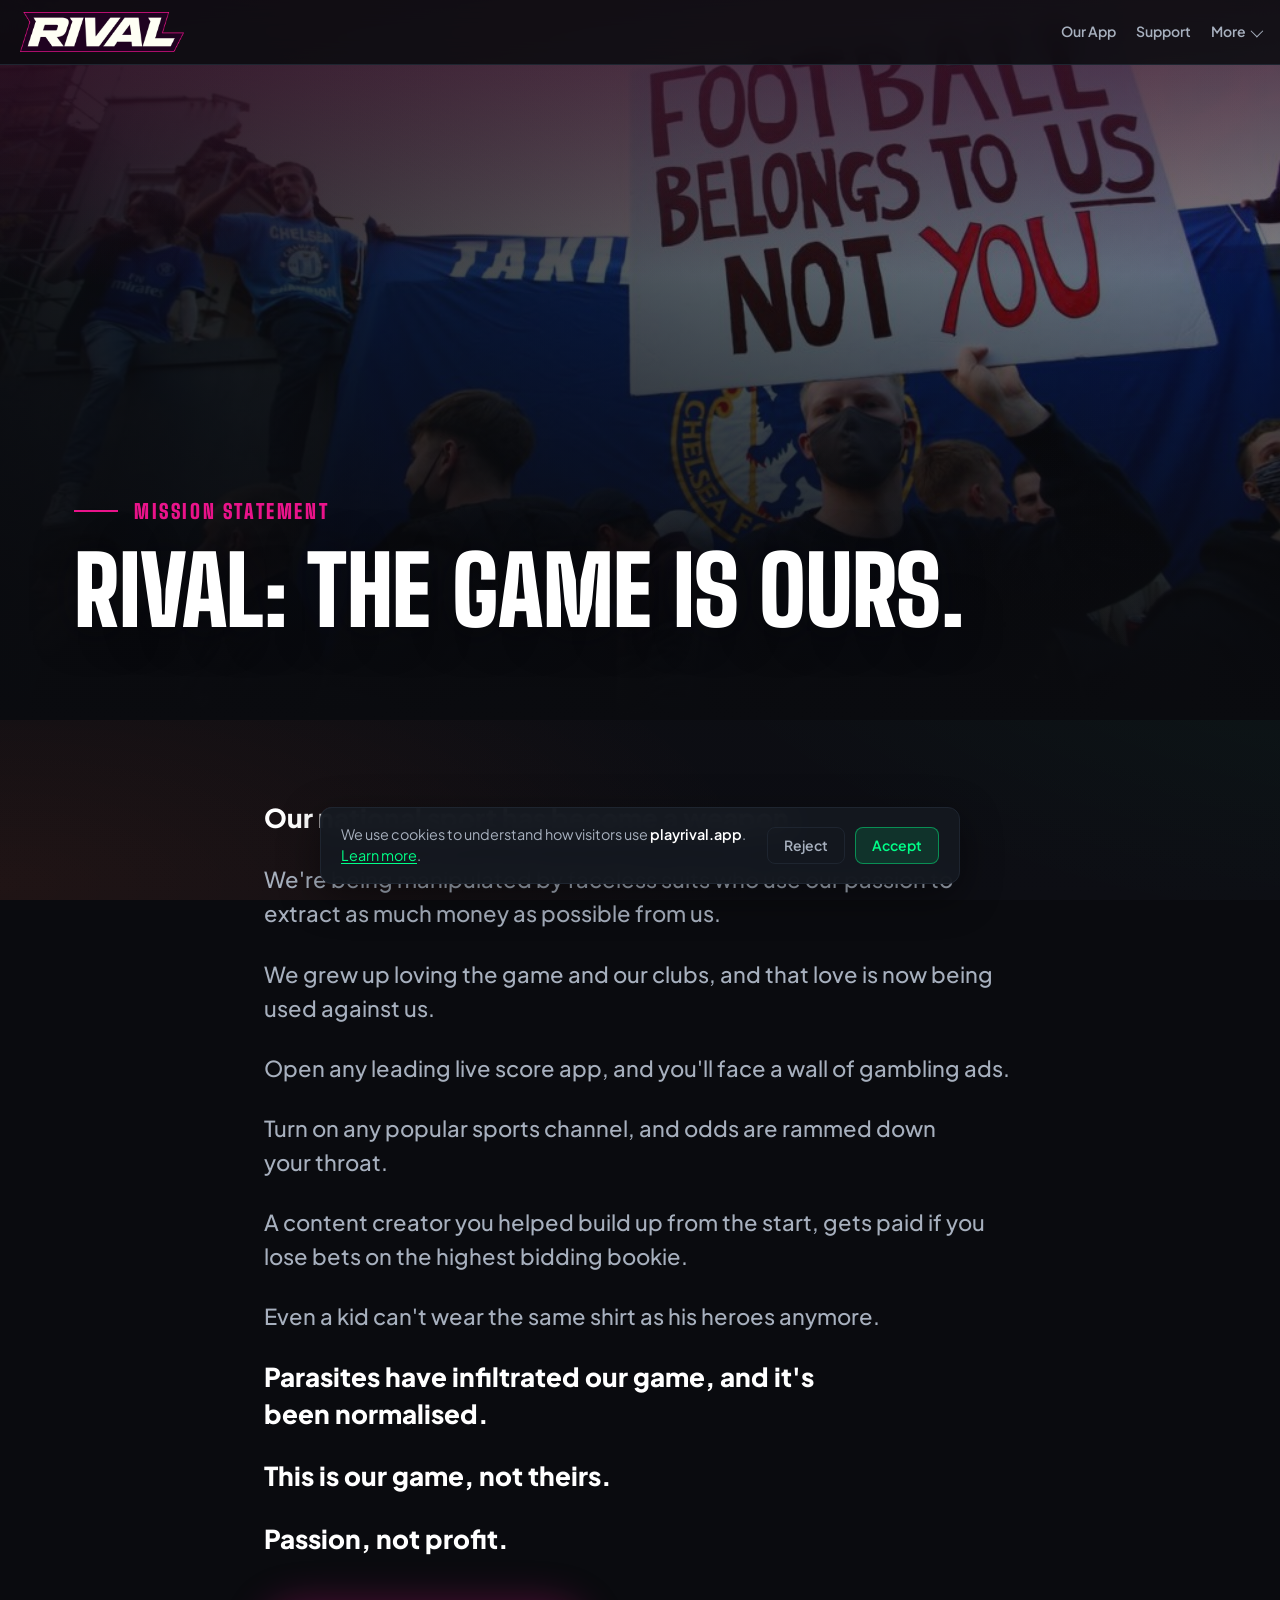
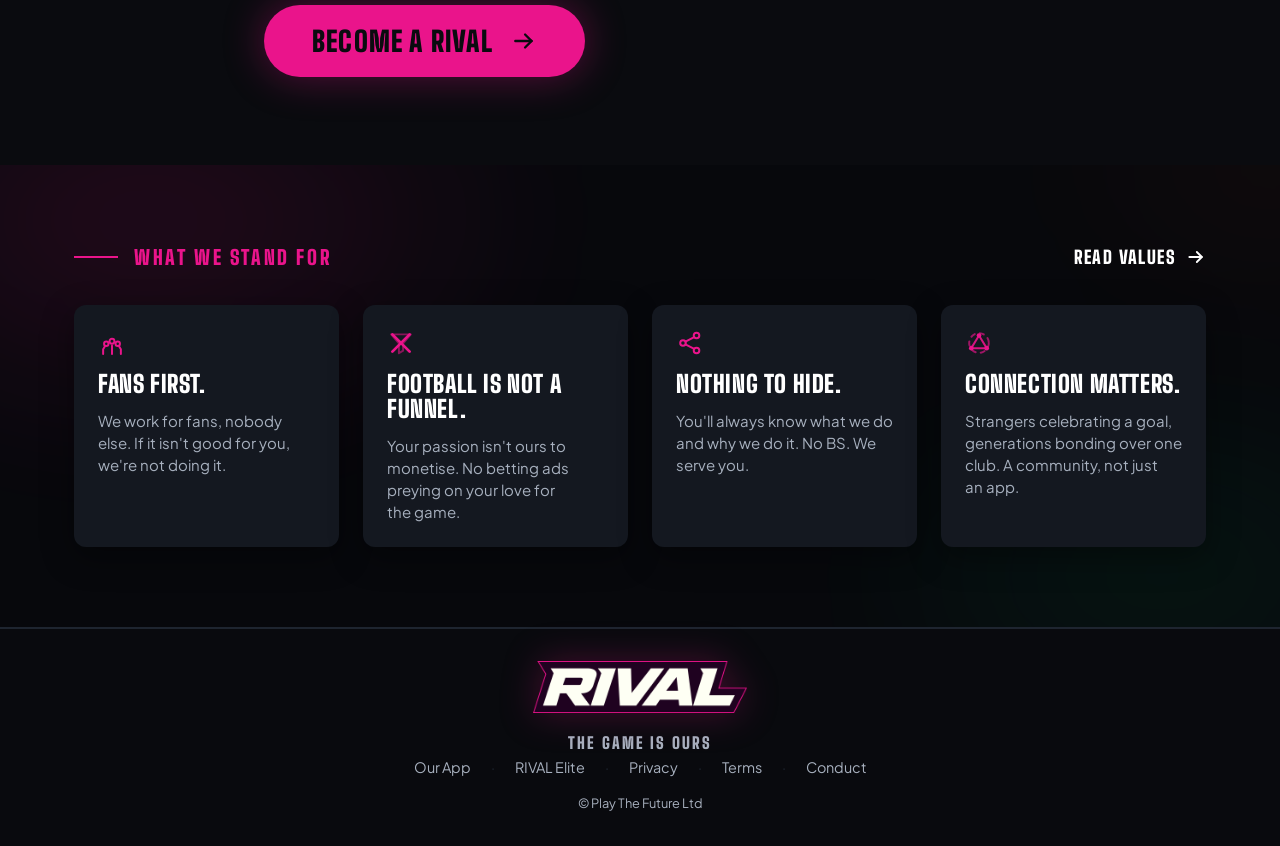
<file: index.html>
<!DOCTYPE html>
<html lang="en">
  <head>
    <!-- Google tag (gtag.js) — Consent Mode v2 -->
    <script async src="https://www.googletagmanager.com/gtag/js?id=G-R445NE2NSX"></script>
    <script>
      window.dataLayer = window.dataLayer || [];
      function gtag(){dataLayer.push(arguments);}
      gtag("consent", "default", {
        analytics_storage: "denied",
        ad_storage: "denied",
        ad_user_data: "denied",
        ad_personalization: "denied",
        wait_for_update: 500,
      });
      gtag("js", new Date());
      gtag("config", "G-R445NE2NSX");
    </script>
    <meta charset="utf-8" />
    <meta name="viewport" content="width=device-width, initial-scale=1" />
    <title>RIVAL - The Game Is Ours</title>
    <meta
      name="description"
      content="Football belongs to fans, not bookmakers. RIVAL is the football app built by fans, for fans - no odds, no gambling ads, nothing pushing you toward a bet."
    />
    <link rel="preconnect" href="https://fonts.googleapis.com" />
    <link rel="preconnect" href="https://fonts.gstatic.com" crossorigin />
    <link rel="stylesheet" href="css/main.css?v=64" />
    <link rel="icon" href="images/rival_icon_nobg.png" type="image/png" />
    <!-- Open Graph / social share -->
    <meta property="og:type" content="website" />
    <meta property="og:url" content="https://playrival.app/" />
    <meta property="og:title" content="RIVAL - The Game Is Ours" />
    <meta
      property="og:description"
      content="Football belongs to fans, not bookmakers. RIVAL is the football app built by fans, for fans - no odds, no gambling ads, nothing pushing you toward a bet."
    />
    <meta property="og:image" content="https://playrival.app/images/og-share.jpg" />
    <meta property="og:image:width" content="1920" />
    <meta property="og:image:height" content="1080" />
    <!-- Twitter / X card -->
    <meta name="twitter:card" content="summary_large_image" />
    <meta name="twitter:title" content="RIVAL - The Game Is Ours" />
    <meta
      name="twitter:description"
      content="Football belongs to fans, not bookmakers. RIVAL is the football app built by fans, for fans - no odds, no gambling ads, nothing pushing you toward a bet."
    />
    <meta name="twitter:image" content="https://playrival.app/images/og-share.jpg" />
  </head>
  <body>
    <div class="bg-grid" aria-hidden="true"></div>
    <div class="page-wrap">
      <header class="site-nav">
        <a class="site-nav__logo" href="/" aria-label="RIVAL home">
          <img src="images/rival_logo_horizontal.png" alt="RIVAL" width="160" height="42" />
        </a>
        <nav class="site-nav__links" aria-label="Site">
          <a href="/rival-app/">Our App</a>
          <a href="/support/">Support</a>
          <details class="site-nav__more">
            <summary>More<span class="site-nav__more-caret" aria-hidden="true"></span></summary>
            <div class="site-nav__more-menu">
              <a href="/privacy.html">Privacy</a>
              <a href="/terms.html">Terms</a>
              <a href="/code-of-conduct/">Conduct</a>
            </div>
          </details>
        </nav>
      </header>

      <main>
        <!-- ─── 1. HERO ─────────────────────────────────────────── -->
        <section class="rv-hero" aria-labelledby="rv-hero-heading">
          <img
            class="rv-hero__bg"
            src="images/manifesto_hero.jpg"
            alt=""
            width="1024"
            height="683"
            decoding="async"
            fetchpriority="high"
          />
          <div class="rv-hero__scrim rv-hero__scrim--v" aria-hidden="true"></div>
          <div class="rv-hero__scrim rv-hero__scrim--h" aria-hidden="true"></div>
          <div class="rv-hero__scrim rv-hero__scrim--top" aria-hidden="true"></div>
          <div class="rv-hero__inner">
            <div class="rv-hero__copy">
              <div class="rv-eyebrow">
                <div class="rv-eyebrow__rule" aria-hidden="true"></div>
                <div class="rv-eyebrow__text">Mission statement</div>
              </div>
              <h1 id="rv-hero-heading" class="rv-hero__title">
                RIVAL: The game is ours.
              </h1>
            </div>
          </div>
        </section>

        <!-- ─── 2. STATEMENT ─────────────────────────────────────── -->
        <section class="rv-statement" aria-label="Our mission">
          <p class="rv-statement__strong">Our national sport has become a weapon.</p>
          <p>
            We're being manipulated by faceless suits who use our passion to extract as much
            money as possible from us.
          </p>
          <p>We grew up loving the game and our clubs, and that love is now being used against us.</p>
          <p>Open any leading live score app, and you'll face a wall of gambling ads.</p>
          <p>Turn on any popular sports channel, and odds are rammed down your throat.</p>
          <p>
            A content creator you helped build up from the start, gets paid if you lose bets on
            the highest bidding bookie.
          </p>
          <p>Even a kid can't wear the same shirt as his heroes anymore.</p>
          <p class="rv-statement__strong">Parasites have infiltrated our game, and it's been normalised.</p>
          <p class="rv-statement__strong">This is our game, not theirs.</p>
          <p class="rv-statement__strong">Passion, not profit.</p>

          <a class="rv-statement__cta" href="/download/">
            <span>Become a RIVAL</span>
            <svg viewBox="0 0 24 24" fill="none" stroke="currentColor" stroke-width="2.2" stroke-linecap="round" stroke-linejoin="round" aria-hidden="true">
              <path d="M4 12h15"></path>
              <path d="m13 6 6 6-6 6"></path>
            </svg>
          </a>
        </section>

        <!-- ─── 3. VALUES TEASER ─────────────────────────────────── -->
        <section class="rv-values-teaser" aria-labelledby="rv-values-heading">
          <div class="rv-values-teaser__glow" aria-hidden="true"></div>
          <div class="rv-values-teaser__inner">
            <div class="rv-values-teaser__head">
              <div class="rv-eyebrow">
                <div class="rv-eyebrow__rule" aria-hidden="true"></div>
                <div class="rv-eyebrow__text" id="rv-values-heading">What we stand for</div>
              </div>
              <a class="rv-values-teaser__link" href="/values/">
                Read values
                <svg viewBox="0 0 24 24" width="20" height="20" fill="none" stroke="currentColor" stroke-width="2.2" stroke-linecap="round" stroke-linejoin="round" aria-hidden="true">
                  <path d="M4 12h15"></path>
                  <path d="m13 6 6 6-6 6"></path>
                </svg>
              </a>
            </div>

            <div class="rv-values-teaser__grid">
              <a class="rv-value-card" href="/values/">
                <div class="rv-value-card__icon">
                  <svg viewBox="0 0 24 24" fill="none" stroke="currentColor" stroke-width="1.7" stroke-linecap="round" stroke-linejoin="round" aria-hidden="true">
                    <g class="rv-rise-1"><path d="M4.4 21.5v-4.2l1.7-2.7"></path><circle cx="7.1" cy="12.6" r="1.9"></circle></g>
                    <g class="rv-rise-2"><path d="M12 21.5v-7.4"></path><circle cx="12" cy="10.5" r="2.1"></circle></g>
                    <g class="rv-rise-3"><path d="M19.6 21.5v-4.2l-1.7-2.7"></path><circle cx="16.9" cy="12.6" r="1.9"></circle></g>
                  </svg>
                </div>
                <h2>Fans first.</h2>
                <p>We work for fans, nobody else. If it isn't good for you, we're not doing it.</p>
              </a>

              <a class="rv-value-card" href="/values/">
                <div class="rv-value-card__icon">
                  <svg viewBox="0 0 24 24" fill="none" stroke="currentColor" stroke-width="1.7" stroke-linecap="round" stroke-linejoin="round" aria-hidden="true">
                    <g opacity="0.55"><path d="M3.6 4.6h16.8l-6.6 7.7v6.3l-3.6 2.2v-8.5z"></path></g>
                    <g stroke-width="2.4">
                      <path class="rv-cross-a" d="M4.6 4.6 19.4 19.4" stroke-dasharray="21"></path>
                      <path class="rv-cross-b" d="M19.4 4.6 4.6 19.4" stroke-dasharray="21"></path>
                    </g>
                  </svg>
                </div>
                <h2>Football is not a funnel.</h2>
                <p>Your passion isn't ours to monetise. No betting ads preying on your love for the game.</p>
              </a>

              <a class="rv-value-card" href="/values/">
                <div class="rv-value-card__icon">
                  <svg viewBox="0 0 24 24" fill="none" stroke="currentColor" stroke-width="1.7" stroke-linecap="round" stroke-linejoin="round" aria-hidden="true">
                    <path class="rv-send-a" d="M8.1 10.9 15.6 6.9" stroke-dasharray="8.5"></path>
                    <path class="rv-send-b" d="M8.1 13.1 15.6 17.1" stroke-dasharray="8.5"></path>
                    <circle cx="6" cy="12" r="2.4"></circle>
                    <circle class="rv-node-a" cx="17.6" cy="5.6" r="2.4"></circle>
                    <circle class="rv-node-b" cx="17.6" cy="18.4" r="2.4"></circle>
                  </svg>
                </div>
                <h2>Nothing to hide.</h2>
                <p>You'll always know what we do and why we do it. No BS. We serve you.</p>
              </a>

              <a class="rv-value-card" href="/values/">
                <div class="rv-value-card__icon">
                  <svg viewBox="0 0 24 24" fill="none" stroke="currentColor" stroke-width="1.7" stroke-linecap="round" stroke-linejoin="round" aria-hidden="true">
                    <g class="rv-orbit"><circle cx="12" cy="12" r="8.4" stroke-dasharray="3.6 4.4" opacity="0.65"></circle></g>
                    <path d="M12 5.6 5.4 16.4h13.2z" opacity="0.9"></path>
                    <circle class="rv-pulse-a" cx="12" cy="5.6" r="2" fill="currentColor" stroke="none"></circle>
                    <circle class="rv-pulse-b" cx="5.4" cy="16.4" r="2" fill="currentColor" stroke="none"></circle>
                    <circle class="rv-pulse-c" cx="18.6" cy="16.4" r="2" fill="currentColor" stroke="none"></circle>
                  </svg>
                </div>
                <h2>Connection matters.</h2>
                <p>Strangers celebrating a goal, generations bonding over one club. A community, not just an app.</p>
              </a>
            </div>
          </div>
        </section>
      </main>

      <footer class="site-footer">
        <img
          class="site-footer__logo"
          src="images/rival_logo_horizontal.png"
          alt="RIVAL"
          width="200"
          height="53"
          decoding="async"
        />
        <p class="site-footer__tagline">The Game Is Ours</p>
        <div class="site-footer__links">
          <a href="/rival-app/">Our App</a>
          <span style="color: var(--border)" aria-hidden="true">·</span>
          <a href="/elite/">RIVAL Elite</a>
          <span style="color: var(--border)" aria-hidden="true">·</span>
          <a href="/privacy.html">Privacy</a>
          <span style="color: var(--border)" aria-hidden="true">·</span>
          <a href="/terms.html">Terms</a>
          <span style="color: var(--border)" aria-hidden="true">·</span>
          <a href="/code-of-conduct/">Conduct</a>
        </div>
        <p class="site-footer__legal">© Play The Future Ltd</p>
      </footer>
    </div>
    <script defer src="js/reveal.js?v=7"></script>
    <script defer src="js/analytics.js?v=37"></script>
  </body>
</html>
</file>
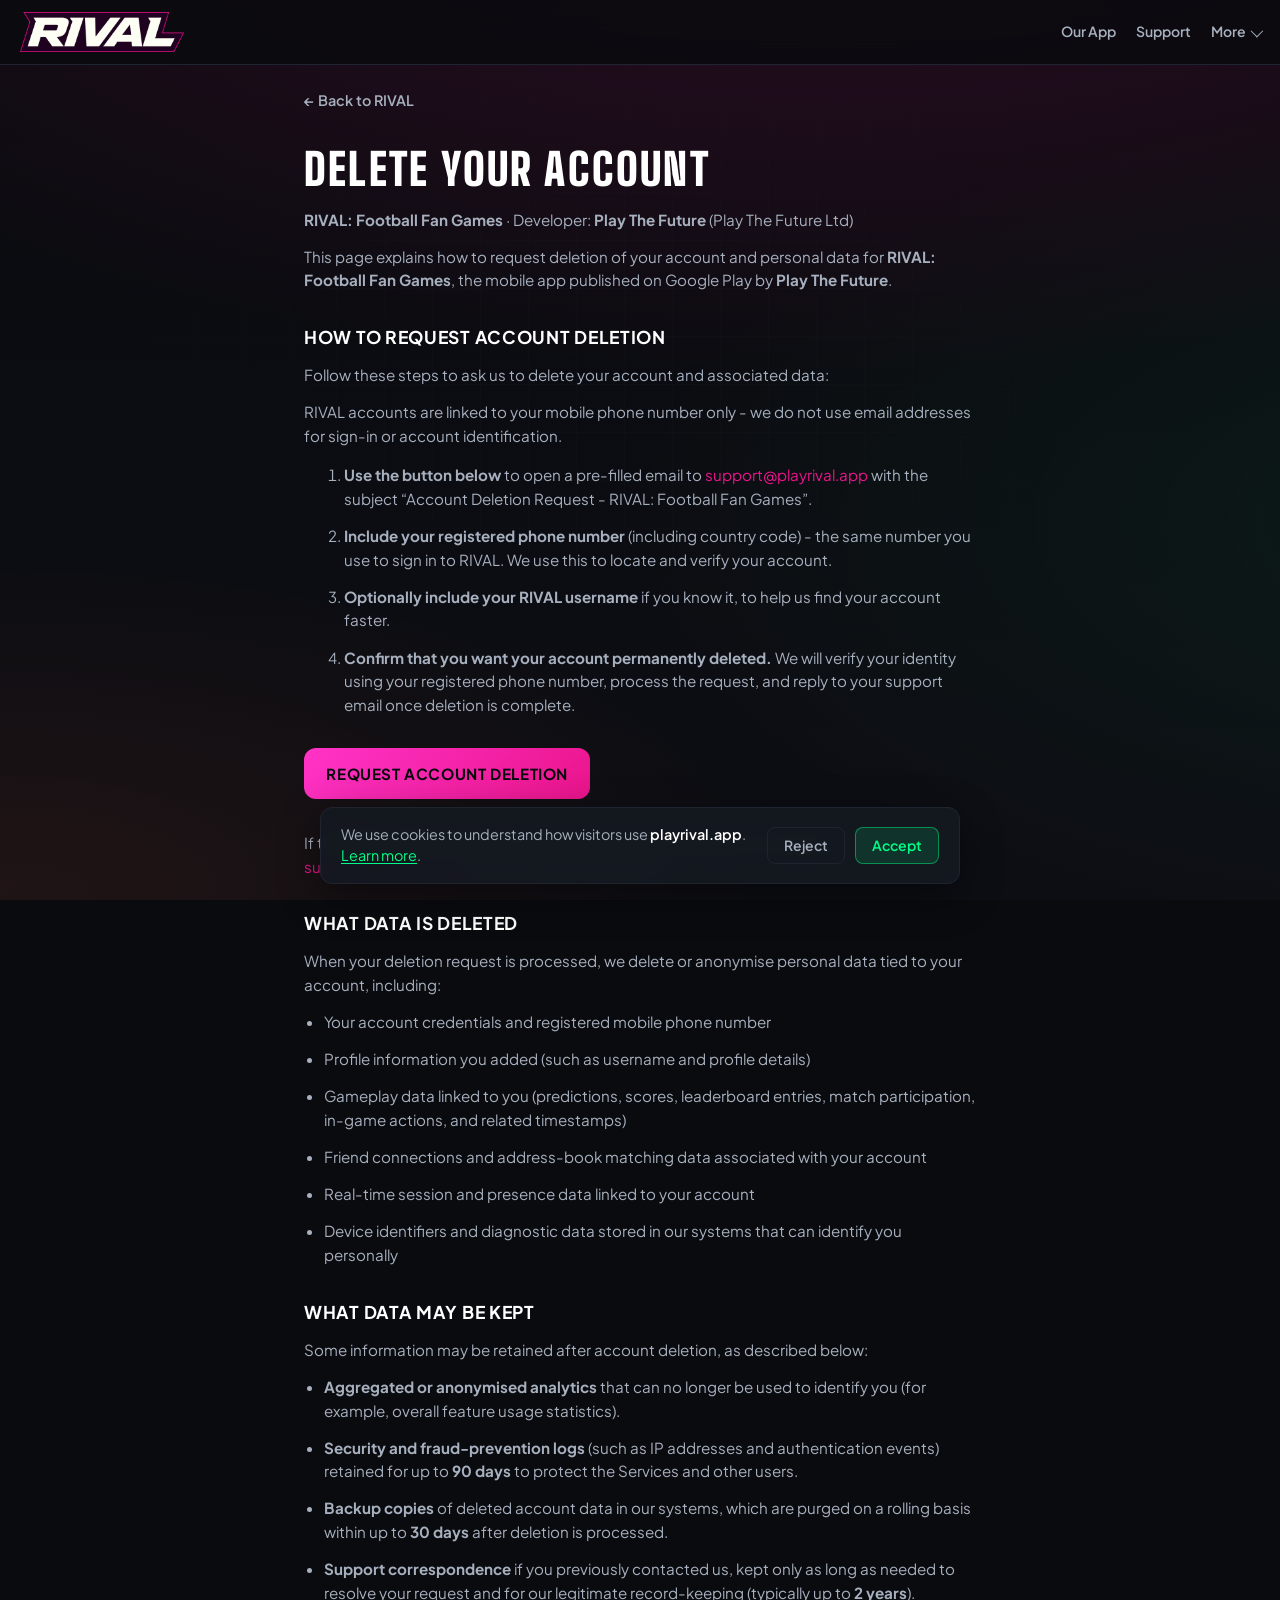
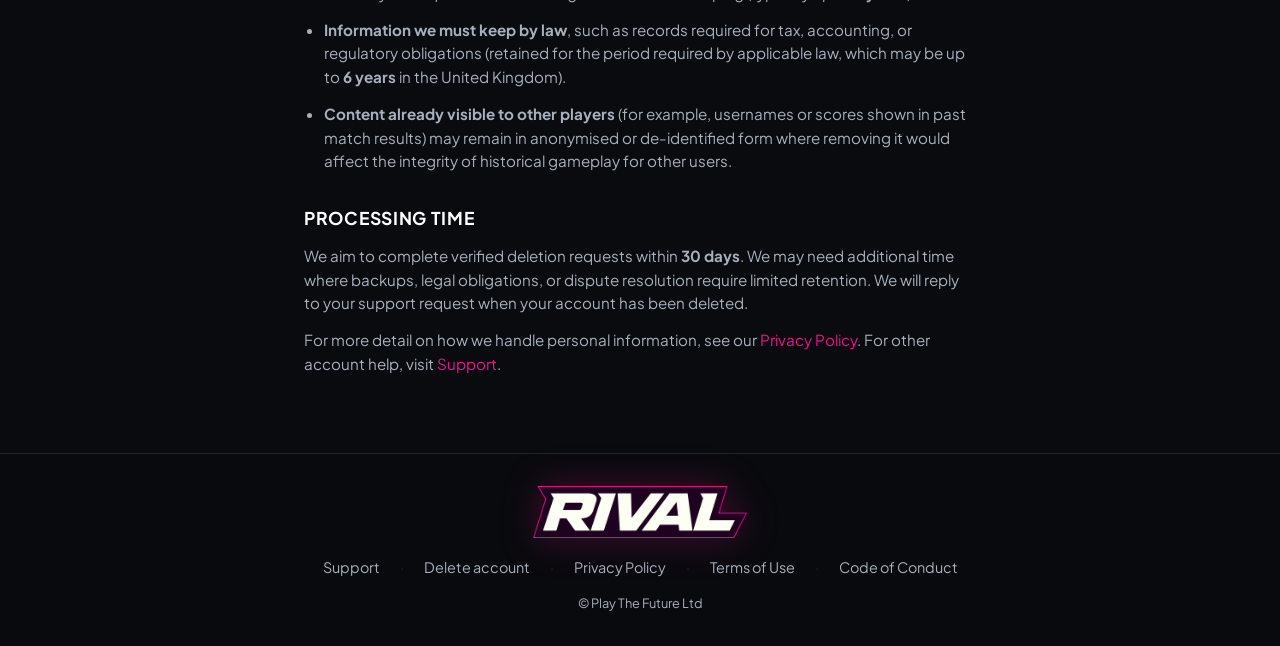
<file: account-deletion-request/index.html>
<!DOCTYPE html>
<html lang="en">
  <head>
    <!-- Google tag (gtag.js) — Consent Mode v2 -->
    <script async src="https://www.googletagmanager.com/gtag/js?id=G-R445NE2NSX"></script>
    <script>
      window.dataLayer = window.dataLayer || [];
      function gtag(){dataLayer.push(arguments);}
      gtag("consent", "default", {
        analytics_storage: "denied",
        ad_storage: "denied",
        ad_user_data: "denied",
        ad_personalization: "denied",
        wait_for_update: 500,
      });
      gtag("js", new Date());
      gtag("config", "G-R445NE2NSX");
    </script>
    <meta charset="utf-8" />
    <meta name="viewport" content="width=device-width, initial-scale=1" />
    <title>Delete Account - RIVAL: Football Fan Games</title>
    <meta
      name="description"
      content="Request deletion of your RIVAL: Football Fan Games account and associated data. Operated by Play The Future."
    />
    <link rel="canonical" href="https://playrival.app/account-deletion-request" />
    <link rel="preconnect" href="https://fonts.googleapis.com" />
    <link rel="preconnect" href="https://fonts.gstatic.com" crossorigin />
    <link rel="stylesheet" href="../css/main.css?v=64" />
    <link rel="icon" href="../images/rival_icon_nobg.png" type="image/png" />
  </head>
  <body>
    <div class="bg-grid" aria-hidden="true"></div>
    <div class="page-wrap">
      <header class="site-nav">
        <a class="site-nav__logo" href="/" aria-label="RIVAL home">
          <img src="../images/rival_logo_horizontal.png" alt="RIVAL" width="120" height="32" />
        </a>
        <nav class="site-nav__links" aria-label="Support and legal">
          <a href="/rival-app/">Our App</a>
          <a href="/support/">Support</a>
          <details class="site-nav__more">
            <summary>More<span class="site-nav__more-caret" aria-hidden="true"></span></summary>
            <div class="site-nav__more-menu">
              <a href="/privacy.html">Privacy</a>
              <a href="/terms.html">Terms</a>
              <a href="/code-of-conduct/">Conduct</a>
            </div>
          </details>
        </nav>
      </header>

      <article class="legal">
        <a class="back-link" href="/">← Back to RIVAL</a>
        <h1>Delete your account</h1>
        <p class="legal__meta">
          <strong>RIVAL: Football Fan Games</strong> · Developer: <strong>Play The Future</strong> (Play The Future Ltd)
        </p>

        <p>
          This page explains how to request deletion of your account and personal data for
          <strong>RIVAL: Football Fan Games</strong>, the mobile app published on Google Play by
          <strong>Play The Future</strong>.
        </p>

        <h2>How to request account deletion</h2>
        <p>Follow these steps to ask us to delete your account and associated data:</p>
        <p>
          RIVAL accounts are linked to your mobile phone number only - we do not use email addresses for sign-in or account
          identification.
        </p>
        <ol>
          <li>
            <strong>Use the button below</strong> to open a pre-filled email to
            <a href="mailto:support@playrival.app?subject=Account%20Deletion%20Request%20-%20RIVAL%3A%20Football%20Fan%20Games&amp;body=Please%20delete%20my%20RIVAL%20account%20and%20associated%20data.%0A%0ARegistered%20phone%20number%20(including%20country%20code)%3A%20%0AUsername%20(if%20known)%3A%20">support@playrival.app</a>
            with the subject “Account Deletion Request - RIVAL: Football Fan Games”.
          </li>
          <li>
            <strong>Include your registered phone number</strong> (including country code) - the same number you use to sign in
            to RIVAL. We use this to locate and verify your account.
          </li>
          <li>
            <strong>Optionally include your RIVAL username</strong> if you know it, to help us find your account faster.
          </li>
          <li>
            <strong>Confirm that you want your account permanently deleted.</strong> We will verify your identity using your
            registered phone number, process the request, and reply to your support email once deletion is complete.
          </li>
        </ol>

        <p style="margin: 2rem 0">
          <a
            href="mailto:support@playrival.app?subject=Account%20Deletion%20Request%20-%20RIVAL%3A%20Football%20Fan%20Games&amp;body=Please%20delete%20my%20RIVAL%20account%20and%20associated%20data.%0A%0ARegistered%20phone%20number%20(including%20country%20code)%3A%20%0AUsername%20(if%20known)%3A%20"
            style="
              display: inline-flex;
              align-items: center;
              justify-content: center;
              min-height: 48px;
              padding: 0.85rem 1.4rem;
              color: #07080c;
              background: linear-gradient(135deg, #ff33c7 0%, var(--primary) 100%);
              border-radius: 12px;
              font-size: 0.95rem;
              font-weight: 700;
              letter-spacing: 0.04em;
              text-transform: uppercase;
              text-decoration: none;
            "
          >
            Request account deletion
          </a>
        </p>

        <p>
          If the button does not open your email app, send your request manually to
          <a href="mailto:support@playrival.app?subject=Account%20Deletion%20Request%20-%20RIVAL%3A%20Football%20Fan%20Games">support@playrival.app</a>
          with the subject line above.
        </p>

        <h2>What data is deleted</h2>
        <p>When your deletion request is processed, we delete or anonymise personal data tied to your account, including:</p>
        <ul>
          <li>Your account credentials and registered mobile phone number</li>
          <li>Profile information you added (such as username and profile details)</li>
          <li>Gameplay data linked to you (predictions, scores, leaderboard entries, match participation, in-game actions, and related timestamps)</li>
          <li>Friend connections and address-book matching data associated with your account</li>
          <li>Real-time session and presence data linked to your account</li>
          <li>Device identifiers and diagnostic data stored in our systems that can identify you personally</li>
        </ul>

        <h2>What data may be kept</h2>
        <p>Some information may be retained after account deletion, as described below:</p>
        <ul>
          <li>
            <strong>Aggregated or anonymised analytics</strong> that can no longer be used to identify you (for example,
            overall feature usage statistics).
          </li>
          <li>
            <strong>Security and fraud-prevention logs</strong> (such as IP addresses and authentication events) retained for
            up to <strong>90 days</strong> to protect the Services and other users.
          </li>
          <li>
            <strong>Backup copies</strong> of deleted account data in our systems, which are purged on a rolling basis within
            up to <strong>30 days</strong> after deletion is processed.
          </li>
          <li>
            <strong>Support correspondence</strong> if you previously contacted us, kept only as long as needed to resolve
            your request and for our legitimate record-keeping (typically up to <strong>2 years</strong>).
          </li>
          <li>
            <strong>Information we must keep by law</strong>, such as records required for tax, accounting, or regulatory
            obligations (retained for the period required by applicable law, which may be up to <strong>6 years</strong> in
            the United Kingdom).
          </li>
          <li>
            <strong>Content already visible to other players</strong> (for example, usernames or scores shown in past match
            results) may remain in anonymised or de-identified form where removing it would affect the integrity of
            historical gameplay for other users.
          </li>
        </ul>

        <h2>Processing time</h2>
        <p>
          We aim to complete verified deletion requests within <strong>30 days</strong>. We may need additional time where
          backups, legal obligations, or dispute resolution require limited retention. We will reply to your support request
          when your account has been deleted.
        </p>

        <p>
          For more detail on how we handle personal information, see our
          <a href="/privacy.html">Privacy Policy</a>. For other account help, visit
          <a href="/support/">Support</a>.
        </p>
      </article>

      <footer class="site-footer">
        <img
          class="site-footer__logo"
          src="../images/rival_logo_horizontal.png"
          alt="RIVAL"
          width="200"
          height="53"
          decoding="async"
        />
        <div class="site-footer__links">
          <a href="/support/">Support</a>
          <span style="color: var(--border)" aria-hidden="true">·</span>
          <a href="/account-deletion-request" aria-current="page">Delete account</a>
          <span style="color: var(--border)" aria-hidden="true">·</span>
          <a href="/privacy.html">Privacy Policy</a>
          <span style="color: var(--border)" aria-hidden="true">·</span>
          <a href="/terms.html">Terms of Use</a>
          <span style="color: var(--border)" aria-hidden="true">·</span>
          <a href="/code-of-conduct/">Code of Conduct</a>
        </div>
        <p class="site-footer__legal">© Play The Future Ltd</p>
      </footer>
    </div>
    <script defer src="../js/analytics.js?v=36"></script>
  </body>
</html>
</file>
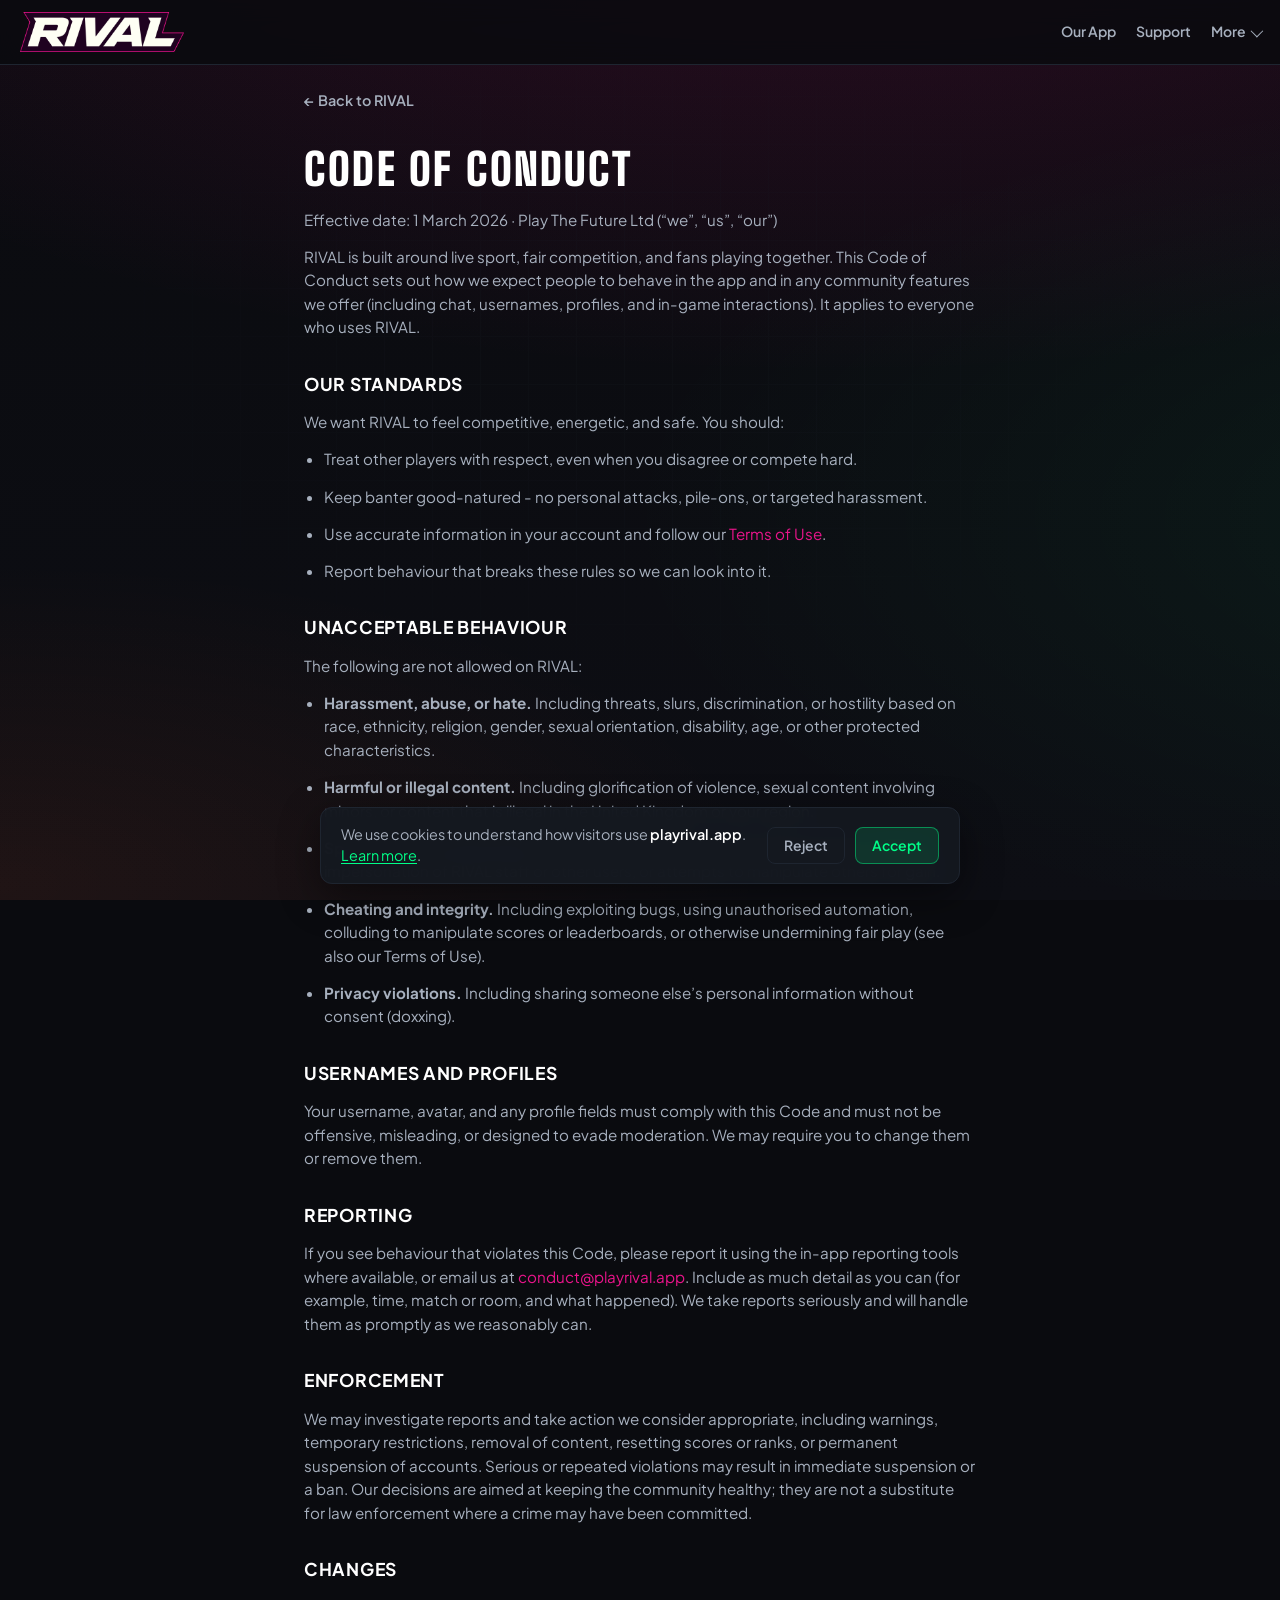
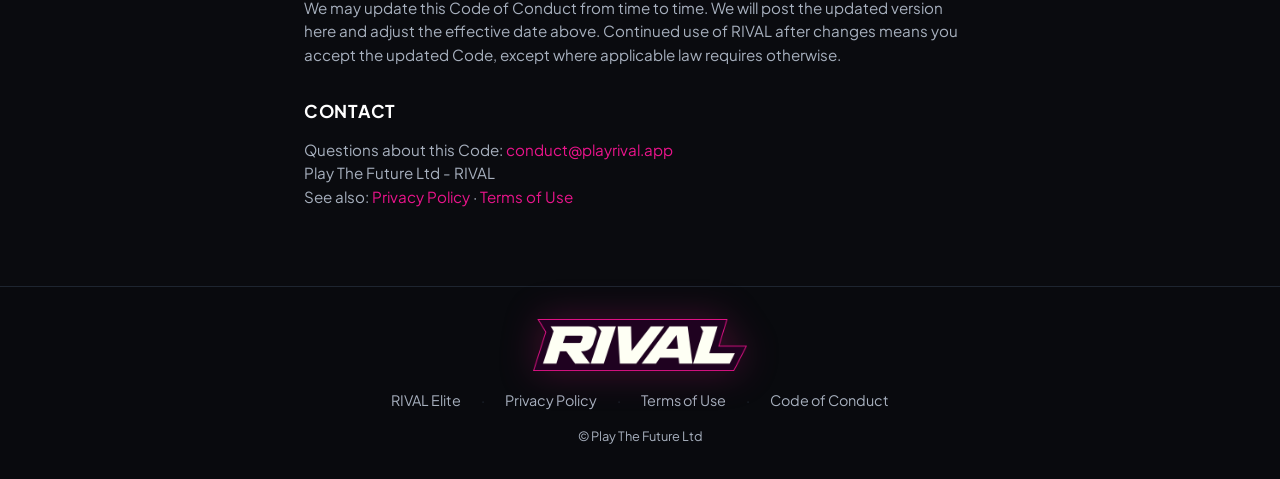
<file: code-of-conduct/index.html>
<!DOCTYPE html>
<html lang="en">
  <head>
    <!-- Google tag (gtag.js) — Consent Mode v2 -->
    <script async src="https://www.googletagmanager.com/gtag/js?id=G-R445NE2NSX"></script>
    <script>
      window.dataLayer = window.dataLayer || [];
      function gtag(){dataLayer.push(arguments);}
      gtag("consent", "default", {
        analytics_storage: "denied",
        ad_storage: "denied",
        ad_user_data: "denied",
        ad_personalization: "denied",
        wait_for_update: 500,
      });
      gtag("js", new Date());
      gtag("config", "G-R445NE2NSX");
    </script>
    <meta charset="utf-8" />
    <meta name="viewport" content="width=device-width, initial-scale=1" />
    <title>Code of Conduct - RIVAL</title>
    <meta
      name="description"
      content="Community Code of Conduct for RIVAL, the live sports competition app. Operated by Play The Future Ltd."
    />
    <link rel="canonical" href="https://playrival.app/code-of-conduct/" />
    <link rel="preconnect" href="https://fonts.googleapis.com" />
    <link rel="preconnect" href="https://fonts.gstatic.com" crossorigin />
    <link rel="stylesheet" href="../css/main.css?v=64" />
    <link rel="icon" href="../images/rival_icon_nobg.png" type="image/png" />
  </head>
  <body>
    <div class="bg-grid" aria-hidden="true"></div>
    <div class="page-wrap">
      <header class="site-nav">
        <a class="site-nav__logo" href="/" aria-label="RIVAL home">
          <img src="../images/rival_logo_horizontal.png" alt="RIVAL" width="120" height="32" />
        </a>
        <nav class="site-nav__links" aria-label="Legal">
          <a href="/rival-app/">Our App</a>
          <a href="/support/">Support</a>
          <details class="site-nav__more">
            <summary>More<span class="site-nav__more-caret" aria-hidden="true"></span></summary>
            <div class="site-nav__more-menu">
              <a href="/privacy.html">Privacy</a>
              <a href="/terms.html">Terms</a>
              <a href="/code-of-conduct/" aria-current="page">Conduct</a>
            </div>
          </details>
        </nav>
      </header>

      <article class="legal">
        <a class="back-link" href="/">← Back to RIVAL</a>
        <h1>Code of Conduct</h1>
        <p class="legal__meta">Effective date: 1 March 2026 · Play The Future Ltd (“we”, “us”, “our”)</p>

        <p>
          RIVAL is built around live sport, fair competition, and fans playing together. This Code of Conduct sets out how we
          expect people to behave in the app and in any community features we offer (including chat, usernames, profiles, and
          in-game interactions). It applies to everyone who uses RIVAL.
        </p>

        <h2>Our standards</h2>
        <p>We want RIVAL to feel competitive, energetic, and safe. You should:</p>
        <ul>
          <li>Treat other players with respect, even when you disagree or compete hard.</li>
          <li>Keep banter good-natured - no personal attacks, pile-ons, or targeted harassment.</li>
          <li>Use accurate information in your account and follow our <a href="/terms.html">Terms of Use</a>.</li>
          <li>Report behaviour that breaks these rules so we can look into it.</li>
        </ul>

        <h2>Unacceptable behaviour</h2>
        <p>The following are not allowed on RIVAL:</p>
        <ul>
          <li>
            <strong>Harassment, abuse, or hate.</strong> Including threats, slurs, discrimination, or hostility based on race,
            ethnicity, religion, gender, sexual orientation, disability, age, or other protected characteristics.
          </li>
          <li>
            <strong>Harmful or illegal content.</strong> Including glorification of violence, sexual content involving minors, or
            content that is illegal in the United Kingdom or your region.
          </li>
          <li>
            <strong>Spam, scams, and deception.</strong> Including unsolicited commercial messages, phishing, impersonation of
            RIVAL staff or other users, or attempts to manipulate others for gain.
          </li>
          <li>
            <strong>Cheating and integrity.</strong> Including exploiting bugs, using unauthorised automation, colluding to
            manipulate scores or leaderboards, or otherwise undermining fair play (see also our Terms of Use).
          </li>
          <li>
            <strong>Privacy violations.</strong> Including sharing someone else’s personal information without consent (doxxing).
          </li>
        </ul>

        <h2>Usernames and profiles</h2>
        <p>
          Your username, avatar, and any profile fields must comply with this Code and must not be offensive, misleading, or
          designed to evade moderation. We may require you to change them or remove them.
        </p>

        <h2>Reporting</h2>
        <p>
          If you see behaviour that violates this Code, please report it using the in-app reporting tools where available, or
          email us at <a href="mailto:conduct@playrival.app">conduct@playrival.app</a>. Include as much detail as you can (for
          example, time, match or room, and what happened). We take reports seriously and will handle them as promptly as we
          reasonably can.
        </p>

        <h2>Enforcement</h2>
        <p>
          We may investigate reports and take action we consider appropriate, including warnings, temporary restrictions, removal
          of content, resetting scores or ranks, or permanent suspension of accounts. Serious or repeated violations may result in
          immediate suspension or a ban. Our decisions are aimed at keeping the community healthy; they are not a substitute for
          law enforcement where a crime may have been committed.
        </p>

        <h2>Changes</h2>
        <p>
          We may update this Code of Conduct from time to time. We will post the updated version here and adjust the effective
          date above. Continued use of RIVAL after changes means you accept the updated Code, except where applicable law requires
          otherwise.
        </p>

        <h2>Contact</h2>
        <p>
          Questions about this Code:
          <a href="mailto:conduct@playrival.app">conduct@playrival.app</a><br />
          Play The Future Ltd - RIVAL<br />
          See also: <a href="/privacy.html">Privacy Policy</a> · <a href="/terms.html">Terms of Use</a>
        </p>
      </article>

      <footer class="site-footer">
        <img
          class="site-footer__logo"
          src="../images/rival_logo_horizontal.png"
          alt="RIVAL"
          width="200"
          height="53"
          decoding="async"
        />
        <div class="site-footer__links">
          <a href="/elite/">RIVAL Elite</a>
          <span style="color: var(--border)" aria-hidden="true">·</span>
          <a href="/privacy.html">Privacy Policy</a>
          <span style="color: var(--border)" aria-hidden="true">·</span>
          <a href="/terms.html">Terms of Use</a>
          <span style="color: var(--border)" aria-hidden="true">·</span>
          <a href="/code-of-conduct/" aria-current="page">Code of Conduct</a>
        </div>
        <p class="site-footer__legal">© Play The Future Ltd</p>
      </footer>
    </div>
    <script defer src="../js/analytics.js?v=36"></script>
  </body>
</html>
</file>
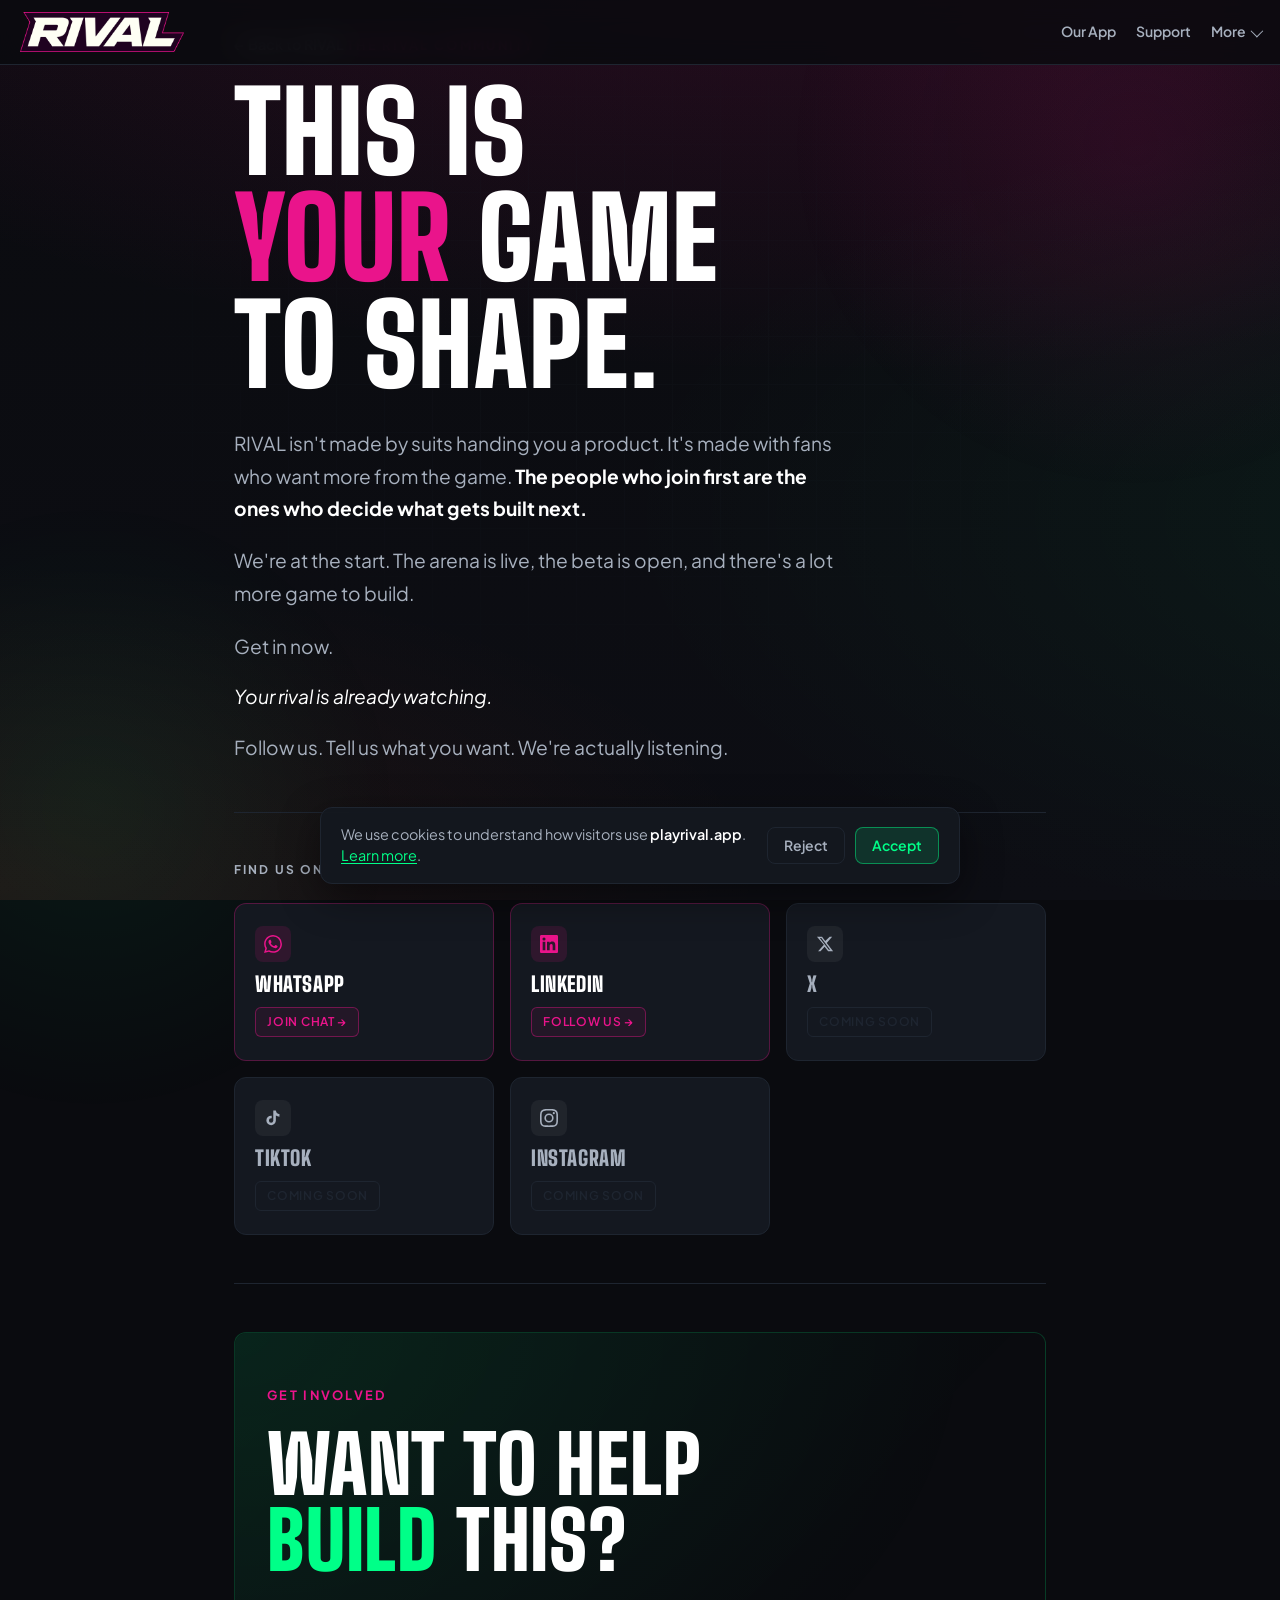
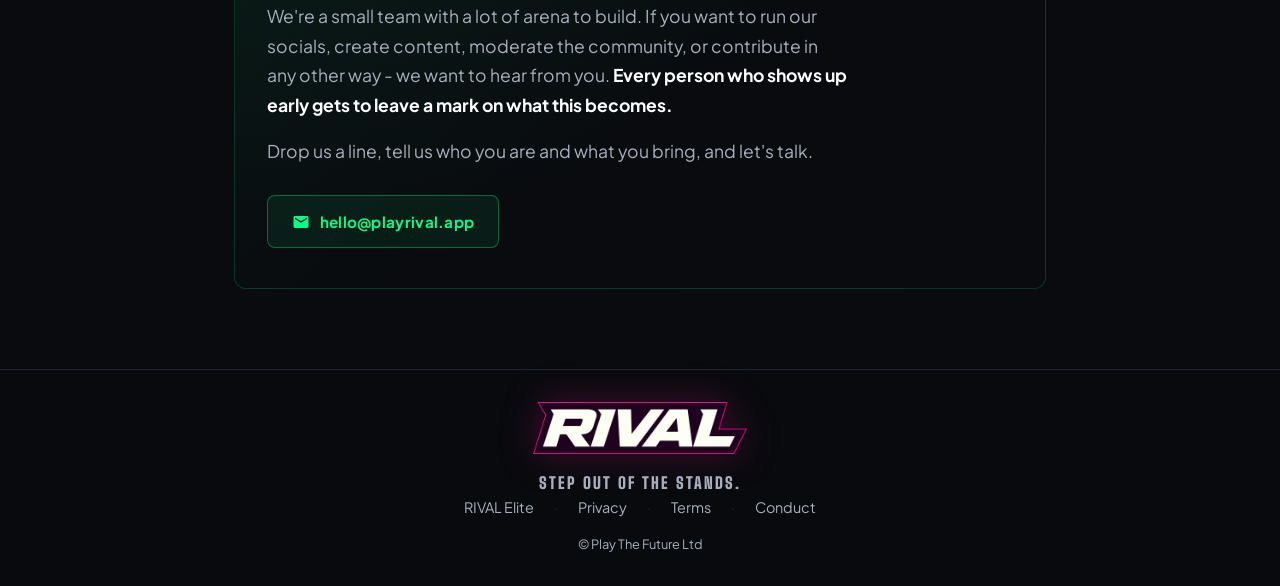
<file: community/index.html>
<!DOCTYPE html>
<html lang="en">
  <head>
    <!-- Google tag (gtag.js) — Consent Mode v2 -->
    <script async src="https://www.googletagmanager.com/gtag/js?id=G-R445NE2NSX"></script>
    <script>
      window.dataLayer = window.dataLayer || [];
      function gtag(){dataLayer.push(arguments);}
      gtag("consent", "default", {
        analytics_storage: "denied",
        ad_storage: "denied",
        ad_user_data: "denied",
        ad_personalization: "denied",
        wait_for_update: 500,
      });
      gtag("js", new Date());
      gtag("config", "G-R445NE2NSX");
    </script>
    <meta charset="utf-8" />
    <meta name="viewport" content="width=device-width, initial-scale=1" />
    <title>RIVAL Community - Be Part of What We Build</title>
    <meta
      name="description"
      content="Join the RIVAL community. Help shape RIVAL - what we build, the way you play, and what comes next."
    />
    <link rel="canonical" href="https://playrival.app/community/" />
    <link rel="preconnect" href="https://fonts.googleapis.com" />
    <link rel="preconnect" href="https://fonts.gstatic.com" crossorigin />
    <link rel="stylesheet" href="../css/main.css?v=64" />
    <link rel="icon" href="../images/rival_icon_nobg.png" type="image/png" />
    <!-- Open Graph / social share -->
    <meta property="og:type" content="website" />
    <meta property="og:url" content="https://playrival.app/community/" />
    <meta property="og:title" content="RIVAL Community - Be Part of What We Build" />
    <meta property="og:description" content="Join the RIVAL community. Help shape RIVAL - what we build, the way you play, and what comes next." />
    <meta property="og:image" content="https://playrival.app/images/og-share.jpg" />
    <meta property="og:image:width" content="1920" />
    <meta property="og:image:height" content="1080" />
    <!-- Twitter / X card -->
    <meta name="twitter:card" content="summary_large_image" />
    <meta name="twitter:title" content="RIVAL Community - Be Part of What We Build" />
    <meta name="twitter:description" content="Join the RIVAL community. Help shape RIVAL - what we build, the way you play, and what comes next." />
    <meta name="twitter:image" content="https://playrival.app/images/og-share.jpg" />
  </head>
  <body>
    <div class="bg-grid" aria-hidden="true"></div>
    <div class="page-wrap">
      <header class="site-nav">
        <a class="site-nav__logo" href="/" aria-label="RIVAL home">
          <img src="../images/rival_logo_horizontal.png" alt="RIVAL" width="120" height="32" />
        </a>
        <nav class="site-nav__links" aria-label="Site">
          <a href="/rival-app/">Our App</a>
          <a href="/support/">Support</a>
          <details class="site-nav__more">
            <summary>More<span class="site-nav__more-caret" aria-hidden="true"></span></summary>
            <div class="site-nav__more-menu">
              <a href="/privacy.html">Privacy</a>
              <a href="/terms.html">Terms</a>
              <a href="/code-of-conduct/">Conduct</a>
            </div>
          </details>
        </nav>
      </header>

      <main>
        <article class="community">
          <div class="manifesto__orb" aria-hidden="true"></div>
          <div class="manifesto__orb manifesto__orb--green" aria-hidden="true"></div>

          <a class="back-link" href="/">← Back to RIVAL</a>

          <span class="community__eyebrow">The RIVAL Community</span>

          <h1 class="community__headline" data-reveal="up">
            This is<br /><em>your</em> game<br />to shape.
          </h1>

          <p class="community__lead" data-reveal="up" data-reveal-delay="80">
            RIVAL isn't made by suits handing you a product. It's made with fans who want more 
            from the game. <strong>The people who join first are the ones who decide what 
            gets built next.</strong>
          </p>

          <p class="community__lead" data-reveal="up" data-reveal-delay="140">
            We're at the start. The arena is live, the beta is open, and there's a lot 
            more game to build.
          </p>

          <p class="community__lead" data-reveal="up" data-reveal-delay="180">
            Get in now.
          </p>

          <p class="community__sting" data-reveal="up" data-reveal-delay="240">
            Your rival is already watching.
          </p>

          <p class="community__lead" data-reveal="up" data-reveal-delay="300">
            Follow us. Tell us what you want. We're actually listening.
          </p>

          <hr class="community__divider" />

          <p class="community__socials-label" data-reveal="up">Find us on</p>

          <ul class="community__socials" aria-label="RIVAL social channels">

            <!-- WhatsApp - active -->
            <li>
              <a
                class="community-card community-card--active"
                href="https://chat.whatsapp.com/Fjsp4QD5OgV572L0YAuMfx"
                target="_blank"
                rel="noopener noreferrer"
                aria-label="RIVAL on WhatsApp"
                data-reveal="up"
                data-reveal-delay="60"
              >
                <div class="community-card__icon" aria-hidden="true">
                  <svg viewBox="0 0 24 24" xmlns="http://www.w3.org/2000/svg">
                    <path d="M17.472 14.382c-.297-.149-1.758-.867-2.03-.967-.273-.099-.471-.148-.67.15-.197.297-.767.966-.94 1.164-.173.199-.347.223-.644.075-.297-.15-1.255-.463-2.39-1.475-.883-.788-1.48-1.761-1.653-2.059-.173-.297-.018-.458.13-.606.134-.133.298-.347.446-.52.149-.174.198-.298.298-.497.099-.198.05-.371-.025-.52-.075-.149-.669-1.612-.916-2.207-.242-.579-.487-.5-.669-.51-.173-.008-.371-.01-.57-.01-.198 0-.52.074-.792.372-.272.297-1.04 1.016-1.04 2.479 0 1.462 1.065 2.875 1.213 3.074.149.198 2.096 3.2 5.077 4.487.709.306 1.262.489 1.694.625.712.227 1.36.195 1.871.118.571-.085 1.758-.719 2.006-1.413.248-.694.248-1.289.173-1.413-.074-.124-.272-.198-.57-.347m-5.421 7.403h-.004a9.87 9.87 0 01-5.031-1.378l-.361-.214-3.741.982.998-3.648-.235-.374a9.86 9.86 0 01-1.51-5.26c.001-5.45 4.436-9.884 9.888-9.884 2.64 0 5.122 1.03 6.988 2.898a9.825 9.825 0 012.893 6.994c-.003 5.45-4.435 9.884-9.884 9.884m8.413-18.297A11.815 11.815 0 0012.05 0C5.495 0 .16 5.335.157 11.892c0 2.096.547 4.142 1.588 5.945L.057 24l6.305-1.654a11.882 11.882 0 005.683 1.448h.005c6.554 0 11.89-5.335 11.893-11.893a11.821 11.821 0 00-3.48-8.413z"/>
                  </svg>
                </div>
                <p class="community-card__name">WhatsApp</p>
                <span class="community-card__action">Join chat →</span>
              </a>
            </li>

            <!-- LinkedIn - active -->
            <li>
              <a
                class="community-card community-card--active"
                href="https://www.linkedin.com/company/playrival/"
                target="_blank"
                rel="noopener noreferrer"
                aria-label="RIVAL on LinkedIn"
                data-reveal="up"
                data-reveal-delay="100"
              >
                <div class="community-card__icon" aria-hidden="true">
                  <svg viewBox="0 0 24 24" xmlns="http://www.w3.org/2000/svg">
                    <path d="M20.447 20.452h-3.554v-5.569c0-1.328-.027-3.037-1.852-3.037-1.853 0-2.136 1.445-2.136 2.939v5.667H9.351V9h3.414v1.561h.046c.477-.9 1.637-1.85 3.37-1.85 3.601 0 4.267 2.37 4.267 5.455v6.286zM5.337 7.433a2.062 2.062 0 0 1-2.063-2.065 2.064 2.064 0 1 1 2.063 2.065zm1.782 13.019H3.555V9h3.564v11.452zM22.225 0H1.771C.792 0 0 .774 0 1.729v20.542C0 23.227.792 24 1.771 24h20.451C23.2 24 24 23.227 24 22.271V1.729C24 .774 23.2 0 22.222 0h.003z"/>
                  </svg>
                </div>
                <p class="community-card__name">LinkedIn</p>
                <span class="community-card__action">Follow us →</span>
              </a>
            </li>

            <!-- X - coming soon -->
            <li>
              <div
                class="community-card"
                aria-label="RIVAL on X - coming soon"
                data-reveal="up"
                data-reveal-delay="100"
              >
                <div class="community-card__icon" aria-hidden="true">
                  <svg viewBox="0 0 24 24" xmlns="http://www.w3.org/2000/svg">
                    <path d="M18.244 2.25h3.308l-7.227 8.26 8.502 11.24H16.17l-4.714-6.231-5.401 6.231H2.747l7.73-8.835L1.254 2.25H8.08l4.26 5.632 5.904-5.632zm-1.161 17.52h1.833L7.084 4.126H5.117z"/>
                  </svg>
                </div>
                <p class="community-card__name">X</p>
                <span class="community-card__action">Coming soon</span>
              </div>
            </li>

            <!-- TikTok - coming soon -->
            <li>
              <div
                class="community-card"
                aria-label="RIVAL on TikTok - coming soon"
                data-reveal="up"
                data-reveal-delay="140"
              >
                <div class="community-card__icon" aria-hidden="true">
                  <svg viewBox="0 0 24 24" xmlns="http://www.w3.org/2000/svg">
                    <path d="M19.59 6.69a4.83 4.83 0 0 1-3.77-4.25V2h-3.45v13.67a2.89 2.89 0 0 1-2.88 2.5 2.89 2.89 0 0 1-2.89-2.89 2.89 2.89 0 0 1 2.89-2.89c.28 0 .54.04.79.1V9.01a6.27 6.27 0 0 0-.79-.05 6.34 6.34 0 0 0-6.34 6.34 6.34 6.34 0 0 0 6.34 6.34 6.34 6.34 0 0 0 6.33-6.34V8.69a8.16 8.16 0 0 0 4.77 1.52V6.72a4.85 4.85 0 0 1-1-.03z"/>
                  </svg>
                </div>
                <p class="community-card__name">TikTok</p>
                <span class="community-card__action">Coming soon</span>
              </div>
            </li>

            <!-- Instagram - coming soon -->
            <li>
              <div
                class="community-card"
                aria-label="RIVAL on Instagram - coming soon"
                data-reveal="up"
                data-reveal-delay="100"
              >
                <div class="community-card__icon" aria-hidden="true">
                  <svg viewBox="0 0 24 24" xmlns="http://www.w3.org/2000/svg">
                    <path d="M12 2.163c3.204 0 3.584.012 4.85.07 3.252.148 4.771 1.691 4.919 4.919.058 1.265.069 1.645.069 4.849 0 3.205-.012 3.584-.069 4.849-.149 3.225-1.664 4.771-4.919 4.919-1.266.058-1.644.07-4.85.07-3.204 0-3.584-.012-4.849-.07-3.26-.149-4.771-1.699-4.919-4.92-.058-1.265-.07-1.644-.07-4.849 0-3.204.013-3.583.07-4.849.149-3.227 1.664-4.771 4.919-4.919 1.266-.057 1.645-.069 4.849-.069zm0-2.163c-3.259 0-3.667.014-4.947.072-4.358.2-6.78 2.618-6.98 6.98-.059 1.281-.073 1.689-.073 4.948 0 3.259.014 3.668.072 4.948.2 4.358 2.618 6.78 6.98 6.98 1.281.058 1.689.072 4.948.072 3.259 0 3.668-.014 4.948-.072 4.354-.2 6.782-2.618 6.979-6.98.059-1.28.073-1.689.073-4.948 0-3.259-.014-3.667-.072-4.947-.196-4.354-2.617-6.78-6.979-6.98-1.281-.059-1.69-.073-4.949-.073zm0 5.838a6.162 6.162 0 1 0 0 12.324 6.162 6.162 0 0 0 0-12.324zM12 16a4 4 0 1 1 0-8 4 4 0 0 1 0 8zm6.406-11.845a1.44 1.44 0 1 0 0 2.881 1.44 1.44 0 0 0 0-2.881z"/>
                  </svg>
                </div>
                <p class="community-card__name">Instagram</p>
                <span class="community-card__action">Coming soon</span>
              </div>
            </li>

          </ul>

          <hr class="community__divider" />

          <!-- ── Get Involved ──────────────────────────────────── -->
          <section class="community-involve" aria-labelledby="involve-heading" data-reveal="up">
            <p class="community__eyebrow">Get involved</p>
            <h2 id="involve-heading" class="community-involve__headline">
              Want to help<br /><em>build</em> this?
            </h2>
            <p class="community-involve__body">
              We're a small team with a lot of arena to build. If you want to run our 
              socials, create content, moderate the community, or contribute in any other way - 
              we want to hear from you. <strong>Every person who shows up early gets to leave a 
              mark on what this becomes.</strong>
            </p>
            <p class="community-involve__body">
              Drop us a line, tell us who you are and what you bring, and let's talk.
            </p>
            <a
              class="community-involve__cta"
              href="mailto:hello@playrival.app?subject=I%20want%20to%20get%20involved"
              aria-label="Email RIVAL at hello@playrival.app"
            >
              <svg viewBox="0 0 24 24" xmlns="http://www.w3.org/2000/svg" aria-hidden="true">
                <path d="M20 4H4c-1.1 0-2 .9-2 2v12c0 1.1.9 2 2 2h16c1.1 0 2-.9 2-2V6c0-1.1-.9-2-2-2zm0 4-8 5-8-5V6l8 5 8-5v2z"/>
              </svg>
              hello@playrival.app
            </a>
          </section>

        </article>
      </main>

      <footer class="site-footer">
        <img
          class="site-footer__logo"
          src="../images/rival_logo_horizontal.png"
          alt="RIVAL"
          width="200"
          height="53"
          decoding="async"
        />
        <p class="site-footer__tagline">Step out of the stands.</p>
        <div class="site-footer__links">
          <a href="/elite/">RIVAL Elite</a>
          <span style="color: var(--border)" aria-hidden="true">·</span>
          <a href="/privacy.html">Privacy</a>
          <span style="color: var(--border)" aria-hidden="true">·</span>
          <a href="/terms.html">Terms</a>
          <span style="color: var(--border)" aria-hidden="true">·</span>
          <a href="/code-of-conduct/">Conduct</a>
        </div>
        <p class="site-footer__legal">© Play The Future Ltd</p>
      </footer>
    </div>
    <script defer src="../js/reveal.js?v=6"></script>
    <script defer src="../js/analytics.js?v=36"></script>
  </body>
</html>
</file>
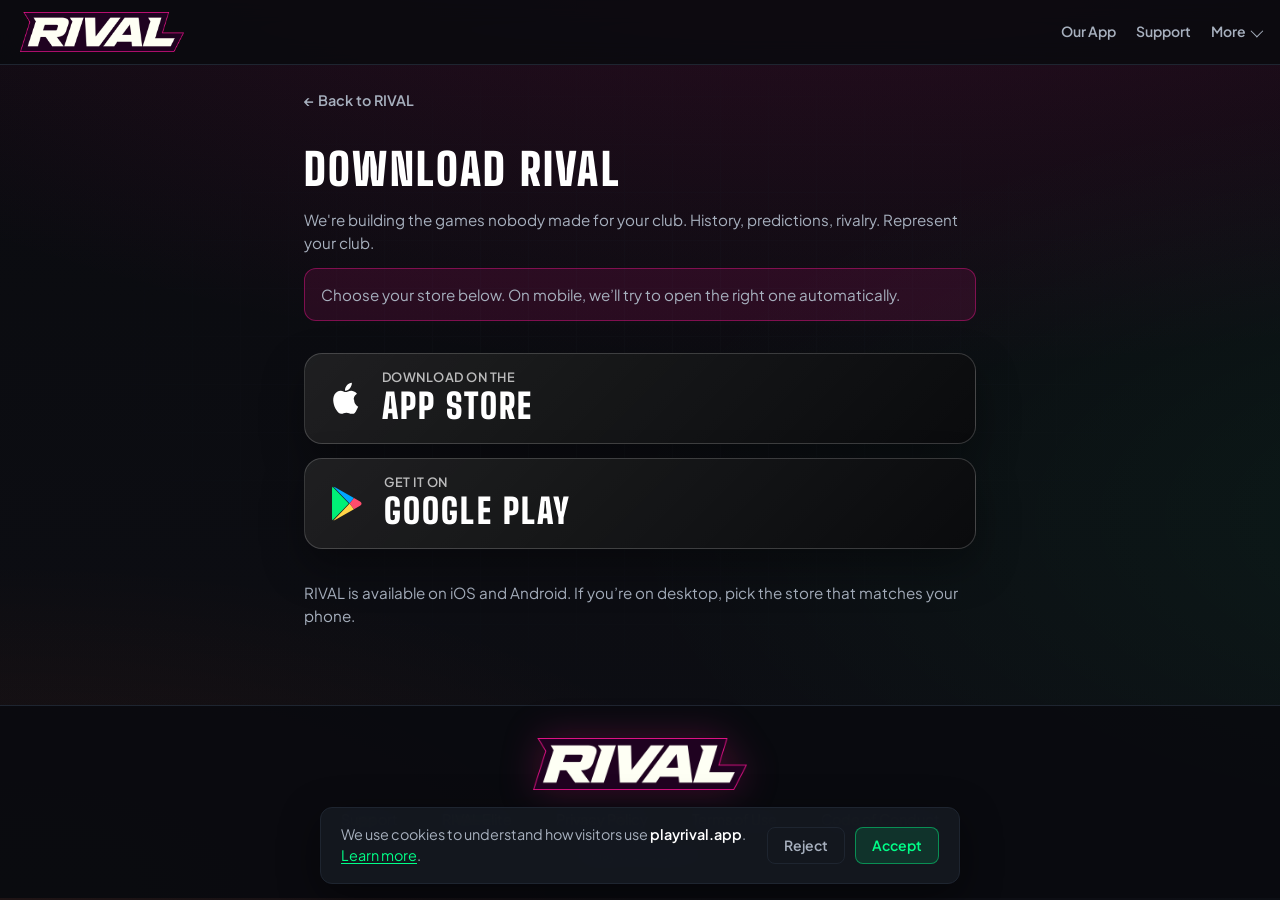
<file: download/index.html>
<!DOCTYPE html>
<html lang="en">
  <head>
    <!-- Google tag (gtag.js) — Consent Mode v2 -->
    <script async src="https://www.googletagmanager.com/gtag/js?id=G-R445NE2NSX"></script>
    <script>
      window.dataLayer = window.dataLayer || [];
      function gtag(){dataLayer.push(arguments);}
      gtag("consent", "default", {
        analytics_storage: "denied",
        ad_storage: "denied",
        ad_user_data: "denied",
        ad_personalization: "denied",
        wait_for_update: 500,
      });
      gtag("js", new Date());
      gtag("config", "G-R445NE2NSX", { send_page_view: false });
    </script>
    <meta charset="utf-8" />
    <meta name="viewport" content="width=device-width, initial-scale=1" />
    <title>Download RIVAL: The Game Is Ours</title>
    <meta
      name="description"
      content="Download RIVAL for iOS or Android. Step out of the stands and into every football match."
    />
    <link rel="canonical" href="https://playrival.app/download/" />
    <link rel="preconnect" href="https://fonts.googleapis.com" />
    <link rel="preconnect" href="https://fonts.gstatic.com" crossorigin />
    <link rel="stylesheet" href="../css/main.css?v=64" />
    <link rel="icon" href="../images/rival_icon_nobg.png" type="image/png" />
    <!-- Open Graph / social share -->
    <meta property="og:type" content="website" />
    <meta property="og:url" content="https://playrival.app/download/" />
    <meta property="og:title" content="Download RIVAL: The Game Is Ours" />
    <meta
      property="og:description"
      content="Download RIVAL for iOS or Android. Step out of the stands and into every football match."
    />
    <meta property="og:image" content="https://playrival.app/images/og-share.jpg" />
    <meta property="og:image:width" content="1920" />
    <meta property="og:image:height" content="1080" />
    <!-- Twitter / X card -->
    <meta name="twitter:card" content="summary_large_image" />
    <meta name="twitter:title" content="Download RIVAL: The Game Is Ours" />
    <meta
      name="twitter:description"
      content="Download RIVAL for iOS or Android. Step out of the stands and into every football match."
    />
    <meta name="twitter:image" content="https://playrival.app/images/og-share.jpg" />
  </head>
  <body>
    <div class="bg-grid" aria-hidden="true"></div>
    <div class="page-wrap">
      <header class="site-nav">
        <a class="site-nav__logo" href="/" aria-label="RIVAL home">
          <img src="../images/rival_logo_horizontal.png" alt="RIVAL" width="120" height="32" />
        </a>
        <nav class="site-nav__links" aria-label="Support and legal">
          <a href="/rival-app/">Our App</a>
          <a href="/support/">Support</a>
          <details class="site-nav__more">
            <summary>More<span class="site-nav__more-caret" aria-hidden="true"></span></summary>
            <div class="site-nav__more-menu">
              <a href="/privacy.html">Privacy</a>
              <a href="/terms.html">Terms</a>
              <a href="/code-of-conduct/">Conduct</a>
            </div>
          </details>
        </nav>
      </header>

      <article class="legal">
        <a class="back-link" href="/">← Back to RIVAL</a>
        <h1>Download RIVAL</h1>
        <p class="legal__meta">
          We're building the games nobody made for your club. History, predictions, rivalry.
          Represent your club.
        </p>
        <p class="download-redirect-status" id="download-redirect-status" aria-live="polite">
          Choose your store below. On mobile, we’ll try to open the right one automatically.
        </p>

        <div class="download-stores">
          <a
            class="download-store-btn download-store-btn--ios"
            href="https://apps.apple.com/gb/app/rival-the-game-is-ours/id6762257250"
            rel="noopener noreferrer"
          >
            <svg
              class="download-store-btn__icon"
              viewBox="0 0 24 24"
              aria-hidden="true"
              focusable="false"
            >
              <path
                d="M16.9 12.7c0-2.2 1.8-3.3 1.9-3.4-1-1.5-2.6-1.7-3.2-1.8-1.4-.1-2.7.8-3.4.8-.7 0-1.8-.8-2.9-.8-1.5 0-2.9.9-3.7 2.2-1.6 2.8-.4 6.9 1.1 9.1.8 1.1 1.7 2.3 2.9 2.3 1.1 0 1.6-.7 3-.7s1.8.7 3 .7c1.2 0 2-.1 2.9-2.2.7-1 1-2 1-2.1 0 0-2.4-.9-2.4-4.1ZM14.7 6c.7-.9 1.2-2.1 1.1-3.2-1 .1-2.2.7-2.9 1.5-.7.8-1.3 2-1.1 3.2 1.1.1 2.2-.6 2.9-1.5Z"
              />
            </svg>
            <span class="download-store-btn__label">
              <span class="download-store-btn__small">Download on the</span>
              <span class="download-store-btn__name">App Store</span>
            </span>
          </a>

          <a
            class="download-store-btn download-store-btn--android"
            href="https://play.google.com/store/apps/details?id=com.playthefuture.rival&hl=en_GB"
            rel="noopener noreferrer"
          >
            <svg
              class="download-store-btn__icon"
              viewBox="0 0 24 24"
              aria-hidden="true"
              focusable="false"
            >
              <path class="play-icon__green" d="M4.2 2.7c-.2.3-.3.7-.3 1.2v16.2c0 .5.1.9.3 1.2l9-9.3-9-9.3Z" />
              <path class="play-icon__blue" d="M16.1 8.9 5.8 3c-.4-.2-.8-.4-1.1-.4l9 9.4 2.4-3.1Z" />
              <path class="play-icon__yellow" d="M13.7 12 4.7 21.4c.3 0 .7-.1 1.1-.4l10.3-5.9-2.4-3.1Z" />
              <path class="play-icon__red" d="m19.5 10.8-3.4-1.9-2.4 3.1 2.4 3.1 3.4-1.9c1.1-.6 1.1-1.8 0-2.4Z" />
            </svg>
            <span class="download-store-btn__label">
              <span class="download-store-btn__small">Get it on</span>
              <span class="download-store-btn__name">Google Play</span>
            </span>
          </a>
        </div>

        <p>
          RIVAL is available on iOS and Android. If you’re on desktop, pick the store that matches
          your phone.
        </p>
      </article>

      <footer class="site-footer">
        <img
          class="site-footer__logo"
          src="../images/rival_logo_horizontal.png"
          alt="RIVAL"
          width="200"
          height="53"
          decoding="async"
        />
        <div class="site-footer__links">
          <a href="/support/">Support</a>
          <span style="color: var(--border)" aria-hidden="true">·</span>
          <a href="/elite/">RIVAL Elite</a>
          <span style="color: var(--border)" aria-hidden="true">·</span>
          <a href="/privacy.html">Privacy Policy</a>
          <span style="color: var(--border)" aria-hidden="true">·</span>
          <a href="/terms.html">Terms of Use</a>
          <span style="color: var(--border)" aria-hidden="true">·</span>
          <a href="/code-of-conduct/">Code of Conduct</a>
        </div>
        <p class="site-footer__legal">© Play The Future Ltd</p>
      </footer>
    </div>
    <script>
      (function () {
        var ua = navigator.userAgent || navigator.vendor || window.opera || "";
        var iosStore = "https://apps.apple.com/gb/app/rival-the-game-is-ours/id6762257250";
        var androidStore =
          "https://play.google.com/store/apps/details?id=com.playthefuture.rival&hl=en_GB";
        var isIOS =
          /iPad|iPhone|iPod/.test(ua) ||
          (navigator.platform === "MacIntel" && navigator.maxTouchPoints > 1);
        var isAndroid = /Android/.test(ua);
        var storeUrl = isIOS ? iosStore : isAndroid ? androidStore : "";
        var hasRedirected = false;

        function setStatus(message) {
          var status = document.getElementById("download-redirect-status");
          if (status) status.textContent = message;
        }

        function redirectToStore() {
          if (hasRedirected) return;
          hasRedirected = true;
          setStatus("Opening your app store. If nothing happens, tap your store below.");
          window.location.href = storeUrl;
        }

        function sendPageView(callback) {
          if (typeof gtag !== "function") {
            if (callback) window.setTimeout(callback, 700);
            return;
          }

          var eventParams = {
            page_title: "Download RIVAL",
            page_location: window.location.href,
            page_path: window.location.pathname,
            send_to: "G-R445NE2NSX",
          };

          if (callback) {
            var fallbackTimer = window.setTimeout(callback, 900);
            eventParams.event_callback = function () {
              window.clearTimeout(fallbackTimer);
              callback();
            };
            eventParams.event_timeout = 800;
          }

          gtag("event", "page_view", eventParams);
        }

        function trackAndMaybeRedirect() {
          if (storeUrl) {
            setStatus("Opening the right app store. If nothing happens, tap your store below.");
            sendPageView(redirectToStore);
          } else {
            sendPageView();
          }
        }

        window.setTimeout(trackAndMaybeRedirect, 300);
        window.setTimeout(function () {
          if (!hasRedirected) return;
          setStatus("Still here? Tap your store below to download RIVAL.");
        }, 2500);
      })();
    </script>
    <script defer src="../js/analytics.js?v=36"></script>
  </body>
</html>
</file>
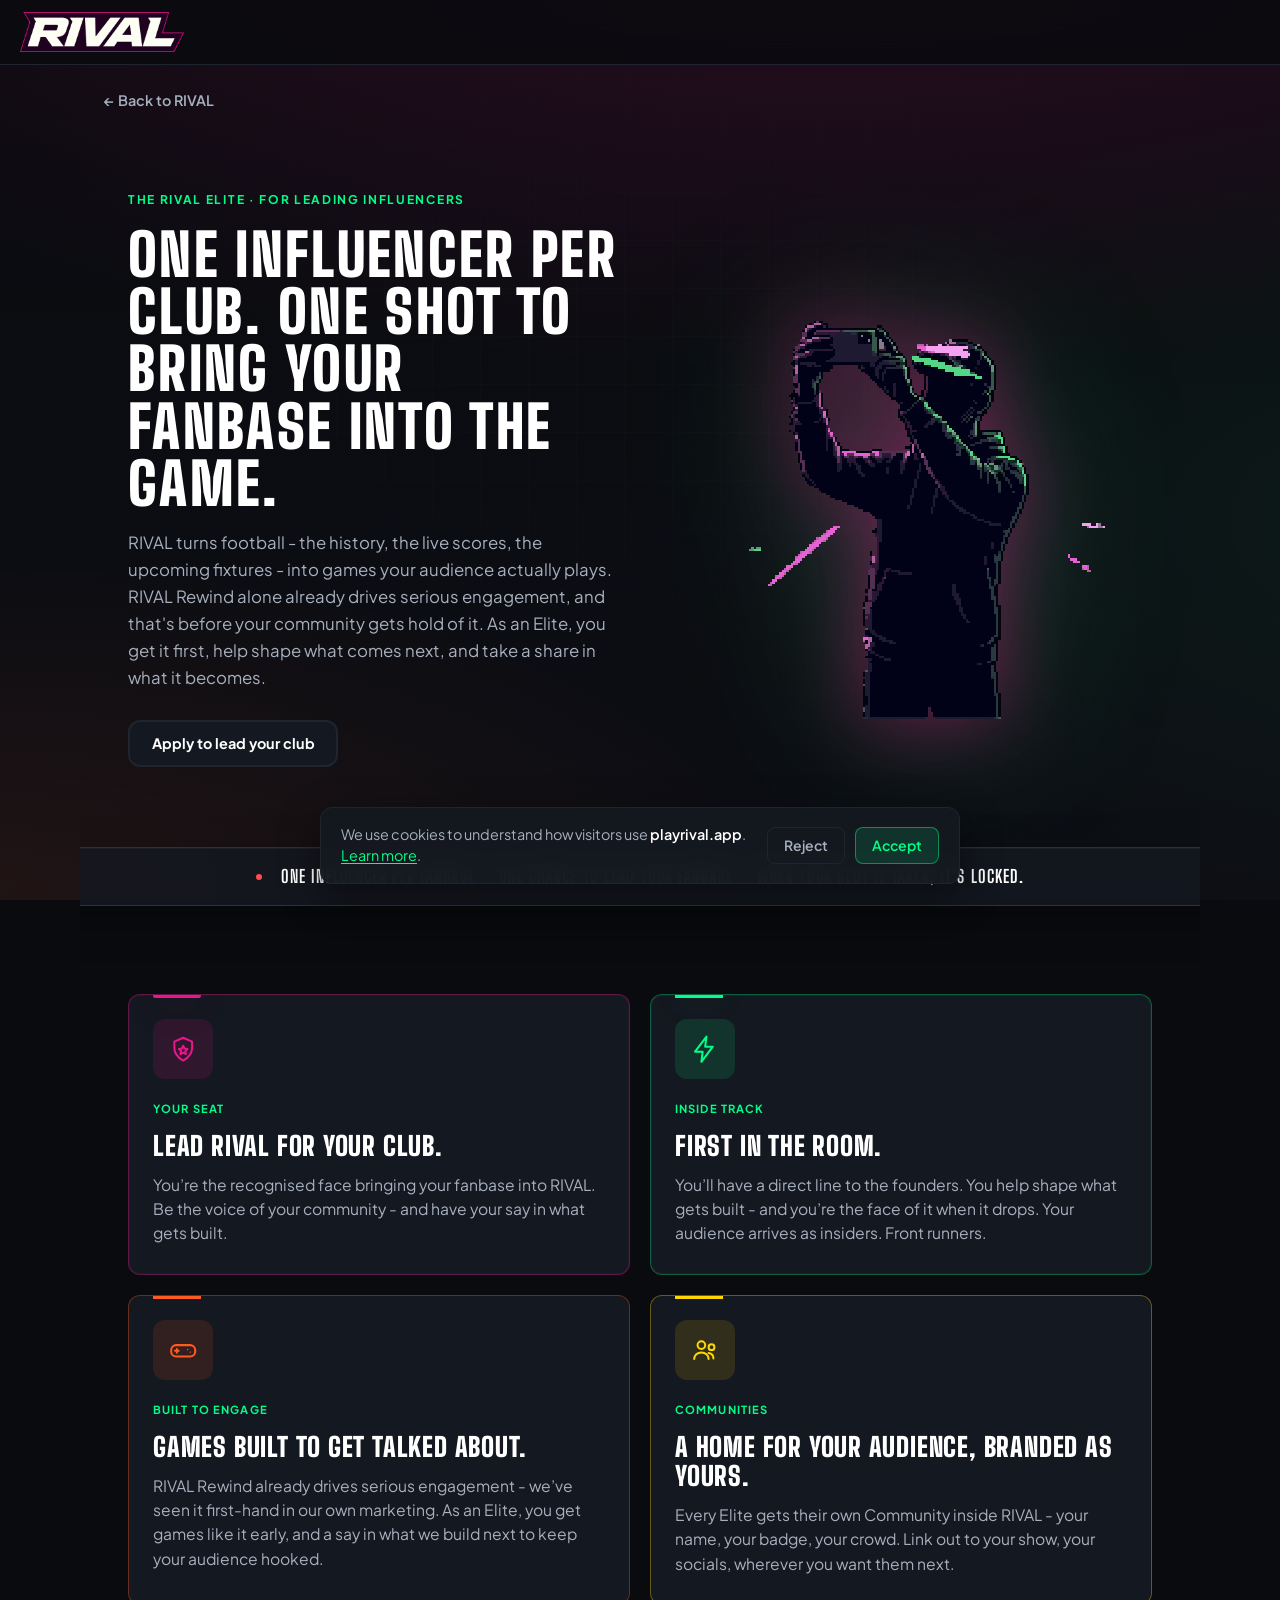
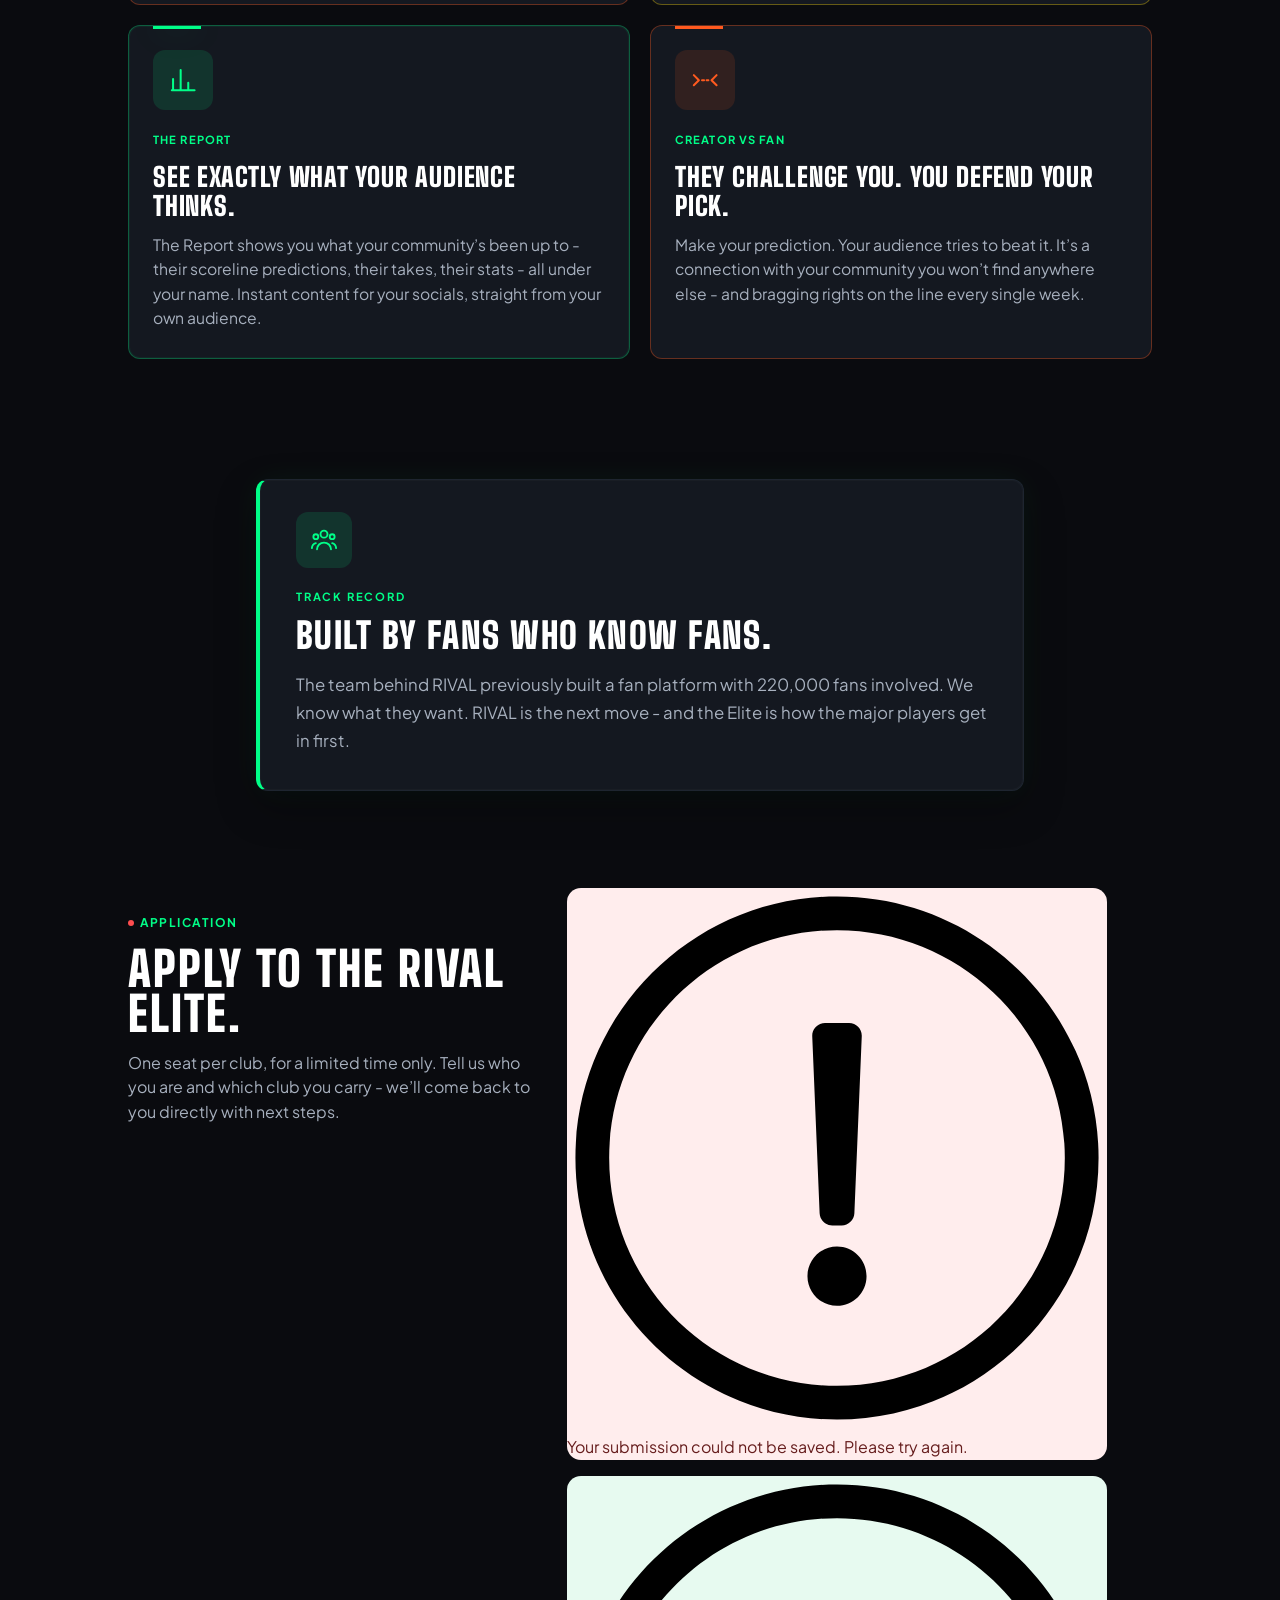
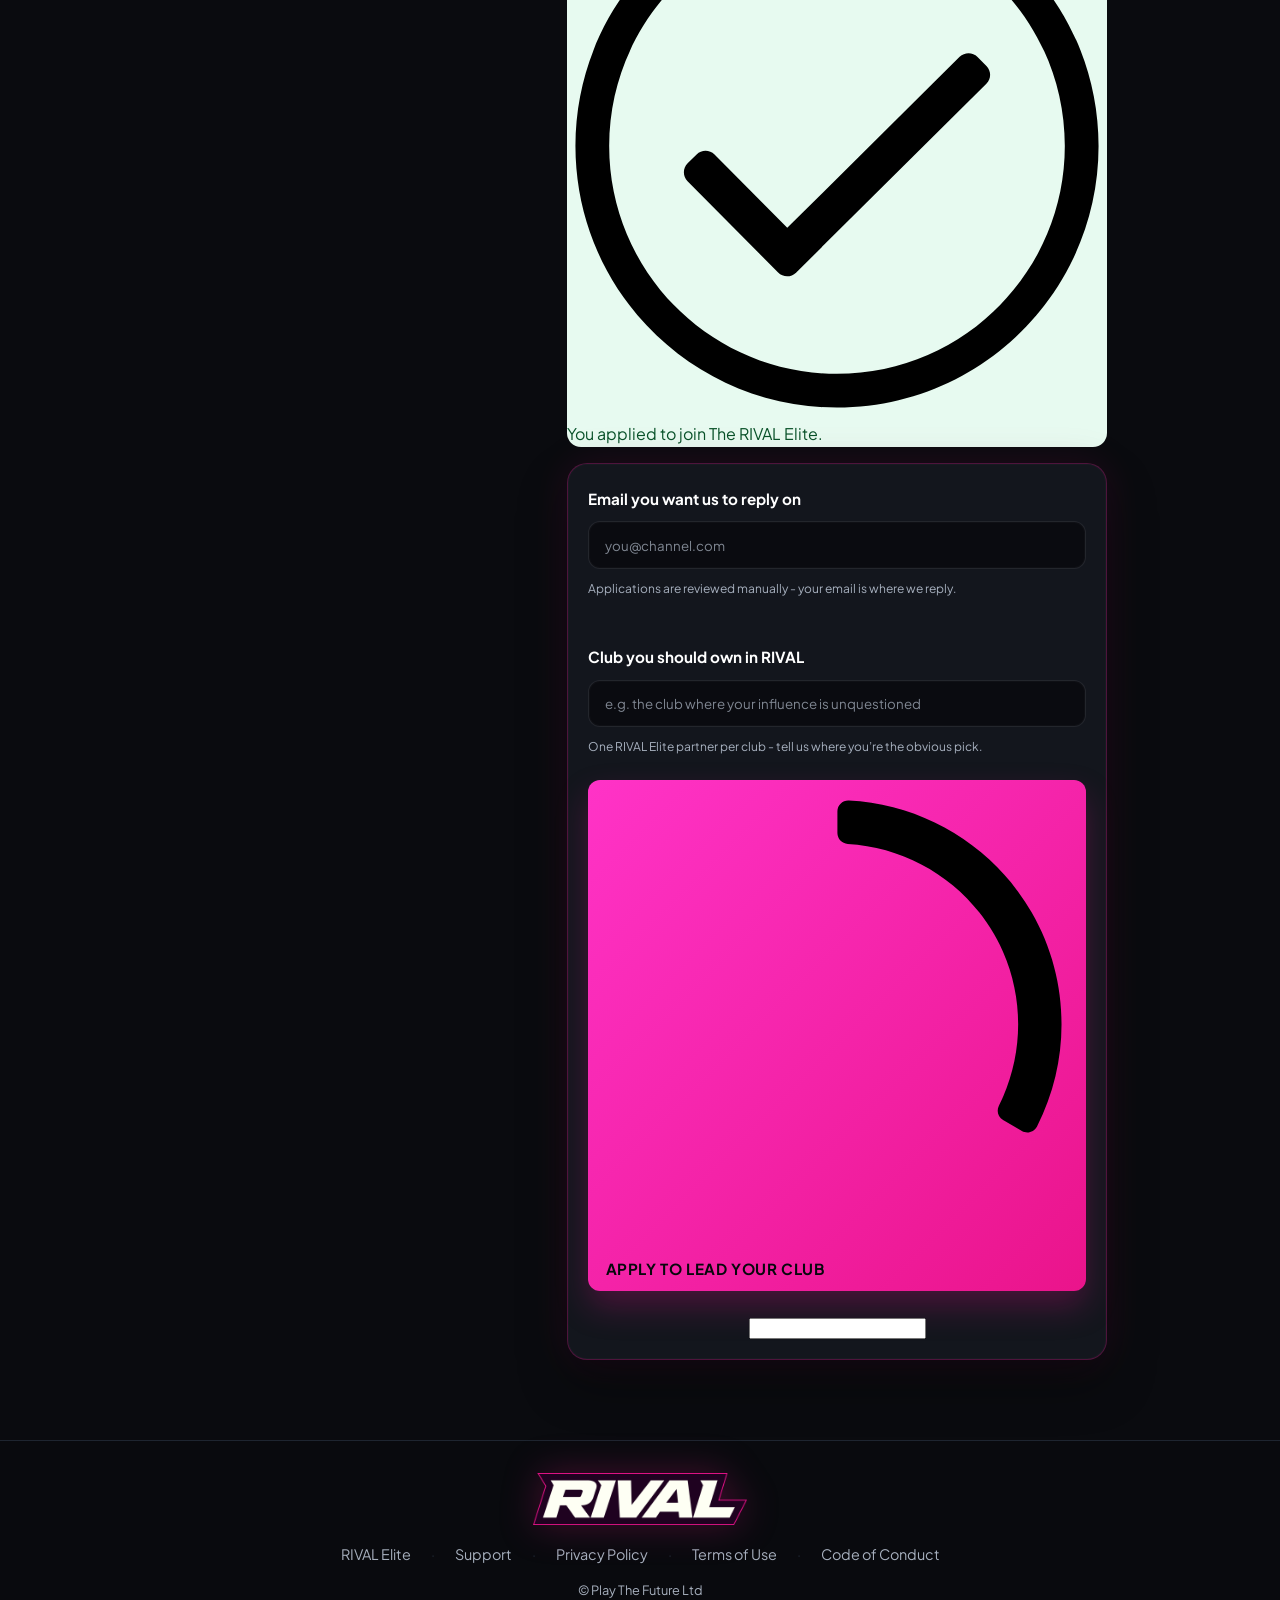
<file: elite/index.html>
<!DOCTYPE html>
<html lang="en">
  <head>
    <!-- Google tag (gtag.js) — Consent Mode v2 -->
    <script async src="https://www.googletagmanager.com/gtag/js?id=G-R445NE2NSX"></script>
    <script>
      window.dataLayer = window.dataLayer || [];
      function gtag(){dataLayer.push(arguments);}
      gtag("consent", "default", {
        analytics_storage: "denied",
        ad_storage: "denied",
        ad_user_data: "denied",
        ad_personalization: "denied",
        wait_for_update: 500,
      });
      gtag("js", new Date());
      gtag("config", "G-R445NE2NSX");
    </script>
    <meta charset="utf-8" />
    <meta name="viewport" content="width=device-width, initial-scale=1" />
    <title>The RIVAL Elite - for influencers</title>
    <meta
      name="description"
      content="Apply to become your club’s RIVAL Elite lead. One influencer per club. Be first in, shape what RIVAL becomes, and set the standard for football content creators."
    />
    <link rel="canonical" href="https://playrival.app/elite/" />
    <link rel="preconnect" href="https://fonts.googleapis.com" />
    <link rel="preconnect" href="https://fonts.gstatic.com" crossorigin />
    <link rel="stylesheet" href="https://sibforms.com/forms/end-form/build/sib-styles.css" />
    <link rel="stylesheet" href="../css/main.css?v=64" />
    <link rel="icon" href="../images/rival_icon_nobg.png" type="image/png" />
    <!-- Open Graph / social share -->
    <meta property="og:type" content="website" />
    <meta property="og:url" content="https://playrival.app/elite/" />
    <meta property="og:title" content="The RIVAL Elite - RIVAL for influencers" />
    <meta property="og:description" content="One influencer per club. Apply for The RIVAL Elite and bring your audience into matchday-first." />
    <meta property="og:image" content="https://playrival.app/images/og-share.jpg" />
    <meta property="og:image:width" content="1920" />
    <meta property="og:image:height" content="1080" />
    <meta name="twitter:card" content="summary_large_image" />
    <meta name="twitter:title" content="The RIVAL Elite - RIVAL for influencers" />
    <meta name="twitter:description" content="One influencer per club. Apply for The RIVAL Elite and bring your audience into matchday-first." />
    <meta name="twitter:image" content="https://playrival.app/images/og-share.jpg" />
  </head>
  <body>
    <div class="bg-grid" aria-hidden="true"></div>
    <div class="page-wrap">
      <header class="site-nav">
        <a class="site-nav__logo" href="/" aria-label="RIVAL home">
          <img src="../images/rival_logo_horizontal.png" alt="RIVAL" width="120" height="32" />
        </a>
      </header>

      <main class="elite-main" id="main">
        <a class="back-link" href="/">← Back to RIVAL</a>

        <section class="elite-hero" aria-labelledby="elite-hero-heading">
          <div class="elite-hero__content">
            <p class="elite-hero__eyebrow">The RIVAL Elite · For leading influencers</p>
            <h1 id="elite-hero-heading">One influencer per club. One shot to bring your fanbase into the game.</h1>
            <p class="elite-hero__sub">
              RIVAL turns football - the history, the live scores, the upcoming fixtures - into games your audience actually plays. RIVAL Rewind alone already drives serious engagement, and that's before your community gets hold of it. As an Elite, you get it first, help shape what comes next, and take a share in what it becomes.
            </p>
            <div class="elite-hero__ctas">
              <a class="btn-secondary" href="#elite-apply">Apply to lead your club</a>
            </div>
          </div>
          <div class="elite-hero-art" aria-hidden="true">
            <img
              src="../images/elite-hero-art-anim.webp"
              alt=""
              width="512"
              height="288"
              decoding="async"
              fetchpriority="low"
            />
          </div>
        </section>

        <div class="elite-scarcity" role="presentation">
          <p class="elite-scarcity__inner">
            <span class="lb-live" aria-hidden="true"></span>
            One influencer per fanbase &nbsp;&middot;&nbsp; One chance to lead your fanbase &nbsp;&middot;&nbsp; When your slot is taken, it’s locked.
          </p>
        </div>

        <section class="section elite-benefits">
          <div class="cards">
            <article class="card card--pink" data-reveal="up">
              <span class="card__icon" aria-hidden="true">
                <svg viewBox="0 0 24 24" fill="none" stroke="currentColor" stroke-width="1.6" stroke-linecap="round" stroke-linejoin="round">
                  <path d="M12 3l7 3v5c0 5-3.5 8-7 10-3.5-2-7-5-7-10V6l7-3z" />
                  <path d="M12 9.3l1.05 2.15 2.35.35-1.7 1.65.4 2.35L12 14.65l-2.1 1.15.4-2.35-1.7-1.65 2.35-.35L12 9.3z" />
                </svg>
              </span>
              <span class="card__tag">Your seat</span>
              <h3>Lead RIVAL for your club.</h3>
              <p>
                You’re the recognised face bringing your fanbase into RIVAL. Be the voice of your community - and have your say in what gets built.
              </p>
            </article>
            <article class="card card--green" data-reveal="up" data-reveal-delay="80">
              <span class="card__icon" aria-hidden="true">
                <svg viewBox="0 0 24 24" fill="none" stroke="currentColor" stroke-width="1.6" stroke-linecap="round" stroke-linejoin="round">
                  <path d="M13 2 4 14h6l-1 8 9-12h-6l1-8z" />
                </svg>
              </span>
              <span class="card__tag">Inside track</span>
              <h3>First in the room.</h3>
              <p>
                You’ll have a direct line to the founders. You help shape what gets built - and you’re the face of it when it drops. Your audience arrives as insiders. Front runners.
              </p>
            </article>
            <article class="card card--orange" data-reveal="up" data-reveal-delay="160">
              <span class="card__icon" aria-hidden="true">
                <svg viewBox="0 0 24 24" fill="none" stroke="currentColor" stroke-width="1.6" stroke-linecap="round" stroke-linejoin="round">
                  <rect x="2.5" y="8" width="19" height="9" rx="4" />
                  <path d="M7 11v3M5.5 12.5h3" />
                  <circle cx="15.5" cy="11.4" r="0.55" fill="currentColor" stroke="none" />
                  <circle cx="17.6" cy="13.5" r="0.55" fill="currentColor" stroke="none" />
                </svg>
              </span>
              <span class="card__tag">Built to engage</span>
              <h3>Games built to get talked about.</h3>
              <p>
                RIVAL Rewind already drives serious engagement - we’ve seen it first-hand in our own marketing. As an Elite, you get games like it early, and a say in what we build next to keep your audience hooked.
              </p>
            </article>
            <article class="card card--gold" data-reveal="up" data-reveal-delay="240">
              <span class="card__icon" aria-hidden="true">
                <svg viewBox="0 0 24 24" fill="none" stroke="currentColor" stroke-width="1.6" stroke-linecap="round" stroke-linejoin="round">
                  <circle cx="9" cy="8" r="3" />
                  <circle cx="17" cy="9.6" r="2.3" />
                  <path d="M3.3 19c0-3 2.6-5.2 5.7-5.2s5.7 2.2 5.7 5.2" />
                  <path d="M14.7 14.3c2.2.35 3.8 2.1 3.8 4.3" />
                </svg>
              </span>
              <span class="card__tag">Communities</span>
              <h3>A home for your audience, branded as yours.</h3>
              <p>
                Every Elite gets their own Community inside RIVAL - your name, your badge, your crowd. Link out to your show, your socials, wherever you want them next.
              </p>
            </article>
            <article class="card card--green" data-reveal="up" data-reveal-delay="320">
              <span class="card__icon" aria-hidden="true">
                <svg viewBox="0 0 24 24" fill="none" stroke="currentColor" stroke-width="1.6" stroke-linecap="round" stroke-linejoin="round">
                  <path d="M4 20V11M10 20V4M16 20v-6M21 20H3" />
                </svg>
              </span>
              <span class="card__tag">The Report</span>
              <h3>See exactly what your audience thinks.</h3>
              <p>
                The Report shows you what your community’s been up to - their scoreline predictions, their takes, their stats - all under your name. Instant content for your socials, straight from your own audience.
              </p>
            </article>
            <article class="card card--orange" data-reveal="up" data-reveal-delay="400">
              <span class="card__icon" aria-hidden="true">
                <svg viewBox="0 0 24 24" fill="none" stroke="currentColor" stroke-width="1.6" stroke-linecap="round" stroke-linejoin="round">
                  <path d="M3 8l4 4-4 4" />
                  <path d="M21 8l-4 4 4 4" />
                  <path d="M9.5 12h5" stroke-dasharray="1.6 2" />
                </svg>
              </span>
              <span class="card__tag">Creator vs fan</span>
              <h3>They challenge you. You defend your pick.</h3>
              <p>
                Make your prediction. Your audience tries to beat it. It’s a connection with your community you won’t find anywhere else - and bragging rights on the line every single week.
              </p>
            </article>
          </div>
        </section>

                <section class="section elite-founders" aria-labelledby="elite-founders-heading">
          <div class="elite-founders__card" data-reveal="up">
            <span class="elite-founders__icon" aria-hidden="true">
              <svg viewBox="0 0 24 24" fill="none" stroke="currentColor" stroke-width="1.6" stroke-linecap="round" stroke-linejoin="round">
                <circle cx="12" cy="7" r="3" />
                <circle cx="5" cy="9.2" r="2.1" />
                <circle cx="19" cy="9.2" r="2.1" />
                <path d="M6 20c0-3.4 2.7-5.8 6-5.8s6 2.4 6 5.8" />
                <path d="M1.6 19c.2-2.3 1.7-3.9 3.4-4.3" />
                <path d="M22.4 19c-.2-2.3-1.7-3.9-3.4-4.3" />
              </svg>
            </span>
            <p class="elite-founders__eyebrow">Track record</p>
            <h2 id="elite-founders-heading" class="elite-founders__title">Built by fans who know fans.</h2>
            <p class="elite-founders__body">
              The team behind RIVAL previously built a fan platform with 220,000 fans involved. We know what they want. RIVAL is the next move - and the Elite is how the major players get in first.
            </p>
          </div>
        </section>

        <section id="elite-apply" class="cta-bottom" aria-labelledby="elite-apply-title">
          <div class="waitlist-shell">
            <div class="waitlist-copy" data-reveal="up">
<p class="waitlist-kicker"><span class="lb-live" aria-hidden="true"></span> Application</p>
              <h2 id="elite-apply-title" class="waitlist-title">Apply to the RIVAL Elite.</h2>
              <p class="waitlist-lead">
                One seat per club, for a limited time only. Tell us who you are and which club you carry - we’ll come back to you directly with next steps.
              </p>
            </div>

            <div class="sib-form" style="text-align: center; background-color: transparent" data-reveal="up" data-reveal-delay="100">
              <div id="sib-form-container" class="sib-form-container">
                <div
                  id="error-message"
                  class="sib-form-message-panel"
                  style="
                    font-size: 16px;
                    text-align: left;
                    font-family: Helvetica, sans-serif;
                    color: #661d1d;
                    background-color: #ffeded;
                    border-radius: 3px;
                    border-color: #ff4949;
                    max-width: 540px;
                  "
                >
                  <div class="sib-form-message-panel__text sib-form-message-panel__text--center">
                    <svg viewBox="0 0 512 512" class="sib-icon sib-notification__icon">
                      <path
                        d="M256 40c118.621 0 216 96.075 216 216 0 119.291-96.61 216-216 216-119.244 0-216-96.562-216-216 0-119.203 96.602-216 216-216m0-32C119.043 8 8 119.083 8 256c0 136.997 111.043 248 248 248s248-111.003 248-248C504 119.083 392.957 8 256 8zm-11.49 120h22.979c6.823 0 12.274 5.682 11.99 12.5l-7 168c-.268 6.428-5.556 11.5-11.99 11.5h-8.979c-6.433 0-11.722-5.073-11.99-11.5l-7-168c-.283-6.818 5.167-12.5 11.99-12.5zM256 340c-15.464 0-28 12.536-28 28s12.536 28 28 28 28-12.536 28-28-12.536-28-28-28z"
                      />
                    </svg>
                    <span class="sib-form-message-panel__inner-text">Your submission could not be saved. Please try again.</span>
                  </div>
                </div>
                <div></div>
                <div
                  id="success-message"
                  class="sib-form-message-panel"
                  style="
                    font-size: 16px;
                    text-align: left;
                    font-family: Helvetica, sans-serif;
                    color: #085229;
                    background-color: #e7faf0;
                    border-radius: 3px;
                    border-color: #13ce66;
                    max-width: 540px;
                  "
                >
                  <div class="sib-form-message-panel__text sib-form-message-panel__text--center">
                    <svg viewBox="0 0 512 512" class="sib-icon sib-notification__icon">
                      <path
                        d="M256 8C119.033 8 8 119.033 8 256s111.033 248 248 248 248-111.033 248-248S392.967 8 256 8zm0 464c-118.664 0-216-96.055-216-216 0-118.663 96.055-216 216-216 118.664 0 216 96.055 216 216 0 118.663-96.055 216-216 216zm141.63-274.961L217.15 376.071c-4.705 4.667-12.303 4.637-16.97-.068l-85.878-86.572c-4.667-4.705-4.637-12.303.068-16.97l8.52-8.451c4.705-4.667 12.303-4.637 16.97.068l68.976 69.533 163.441-162.13c4.705-4.667 12.303-4.637 16.97.068l8.451 8.52c4.668 4.705 4.637 12.303-.068 16.97z"
                      />
                    </svg>
                    <span class="sib-form-message-panel__inner-text">You applied to join The RIVAL Elite.</span>
                  </div>
                </div>
                <div></div>
                <div
                  id="sib-container"
                  class="sib-container--large sib-container--vertical"
                  style="
                    text-align: center;
                    background-color: #ffffff;
                    max-width: 540px;
                    border-radius: 3px;
                    border-width: 1px;
                    border-color: #c0ccd9;
                    border-style: solid;
                    direction: ltr;
                  "
                >
                  <form
                    id="sib-form"
                    method="POST"
                    action="https://50891cf3.sibforms.com/serve/[base64]"
                    data-type="subscription"
                  >
                    <div style="padding: 24px 0">
                      <div class="sib-input sib-form-block">
                        <div class="form__entry entry_block">
                          <div class="form__label-row">
                            <label
                              class="entry__label"
                              style="
                                font-weight: 700;
                                text-align: left;
                                font-size: 16px;
                                font-family: Helvetica, sans-serif;
                                color: #fafafa;
                              "
                              for="EMAIL"
                              data-required="*"
                              >Email you want us to reply on</label
                            >
                            <div class="entry__field">
                              <input
                                class="input"
                                type="email"
                                id="EMAIL"
                                name="EMAIL"
                                autocomplete="email"
                                placeholder="you@channel.com"
                                data-required="true"
                                required
                              />
                            </div>
                          </div>
                          <label
                            class="entry__error entry__error--primary"
                            style="
                              font-size: 16px;
                              text-align: left;
                              font-family: Helvetica, sans-serif;
                              color: #661d1d;
                              background-color: #ffeded;
                              border-radius: 3px;
                              border-color: #ff4949;
                            "
                          >
                          </label>
                          <label class="entry__specification" style="font-size: 12px; text-align: left; font-family: Helvetica, sans-serif; color: #fcfcfd">
                            Applications are reviewed manually - your email is where we reply.
                          </label>
                        </div>
                      </div>
                    </div>
                    <div style="padding: 24px 0">
                      <div class="sib-input sib-form-block">
                        <div class="form__entry entry_block">
                          <div class="form__label-row">
                            <label
                              class="entry__label"
                              style="
                                font-weight: 700;
                                text-align: left;
                                font-size: 16px;
                                font-family: Helvetica, sans-serif;
                                color: #fafafa;
                              "
                              for="CLUB_SUPPORTED"
                              data-required="*"
                              >Club you should own in RIVAL</label
                            >
                            <div class="entry__field">
                              <input
                                class="input"
                                maxlength="200"
                                type="text"
                                id="CLUB_SUPPORTED"
                                name="CLUB_SUPPORTED"
                                autocomplete="organization"
                                placeholder="e.g. the club where your influence is unquestioned"
                                data-required="true"
                                required
                              />
                            </div>
                          </div>
                          <label
                            class="entry__error entry__error--primary"
                            style="
                              font-size: 16px;
                              text-align: left;
                              font-family: Helvetica, sans-serif;
                              color: #661d1d;
                              background-color: #ffeded;
                              border-radius: 3px;
                              border-color: #ff4949;
                            "
                          >
                          </label>
                          <label class="entry__specification" style="font-size: 12px; text-align: left; font-family: Helvetica, sans-serif; color: #fcfcfd">
                            One RIVAL Elite partner per club - tell us where you’re the obvious pick.
                          </label>
                        </div>
                      </div>
                    </div>
                    <div style="padding: 0 0 24px">
                      <div class="sib-form-block" style="text-align: left">
                        <button
                          class="sib-form-block__button sib-form-block__button-with-loader"
                          style="
                            font-size: 16px;
                            text-align: left;
                            font-weight: 700;
                            font-family: Helvetica, sans-serif;
                            color: #000000;
                            background-color: #f704da;
                            border-radius: 3px;
                            border-width: 0px;
                          "
                          form="sib-form"
                          type="submit"
                        >
                          <svg class="icon clickable__icon progress-indicator__icon sib-hide-loader-icon" viewBox="0 0 512 512">
                            <path
                              d="M460.116 373.846l-20.823-12.022c-5.541-3.199-7.54-10.159-4.663-15.874 30.137-59.886 28.343-131.652-5.386-189.946-33.641-58.394-94.896-95.833-161.827-99.676C261.028 55.961 256 50.751 256 44.352V20.309c0-6.904 5.808-12.337 12.703-11.982 83.556 4.306 160.163 50.864 202.11 123.677 42.063 72.696 44.079 162.316 6.031 236.832-3.14 6.148-10.75 8.461-16.728 5.01z"
                            />
                          </svg>
                          APPLY TO LEAD YOUR CLUB
                        </button>
                      </div>
                    </div>
                    <input type="text" name="email_address_check" value="" class="input--hidden" />
                    <input type="hidden" name="locale" value="en" />
                  </form>
                </div>
              </div>
            </div>
          </div>
        </section>
      </main>

      <footer class="site-footer">
        <img
          class="site-footer__logo"
          src="../images/rival_logo_horizontal.png"
          alt="RIVAL"
          width="200"
          height="53"
          decoding="async"
        />
        <div class="site-footer__links">
          <a href="/elite/" aria-current="page">RIVAL Elite</a>
          <span style="color: var(--border)" aria-hidden="true">·</span>
          <a href="/support/">Support</a>
          <span style="color: var(--border)" aria-hidden="true">·</span>
          <a href="/privacy.html">Privacy Policy</a>
          <span style="color: var(--border)" aria-hidden="true">·</span>
          <a href="/terms.html">Terms of Use</a>
          <span style="color: var(--border)" aria-hidden="true">·</span>
          <a href="/code-of-conduct/">Code of Conduct</a>
        </div>
        <p class="site-footer__legal">© Play The Future Ltd</p>
      </footer>
    </div>
    <script>
      window.REQUIRED_CODE_ERROR_MESSAGE = "Please choose a country code";
      window.LOCALE = "en";
      window.EMAIL_INVALID_MESSAGE = window.SMS_INVALID_MESSAGE =
        "The information provided is invalid. Please review the field format and try again.";

      window.REQUIRED_ERROR_MESSAGE = "This field cannot be left blank. ";

      window.GENERIC_INVALID_MESSAGE =
        "The information provided is invalid. Please review the field format and try again.";

      window.translation = {
        common: {
          selectedList: "{quantity} list selected",
          selectedLists: "{quantity} lists selected",
          selectedOption: "{quantity} selected",
          selectedOptions: "{quantity} selected"
        }
      };

      window.AUTOHIDE = Boolean(0);
    </script>
    <script defer src="../js/reveal.js?v=6"></script>
    <script defer src="https://sibforms.com/forms/end-form/build/main.js"></script>
    <script defer src="../js/analytics.js?v=36"></script>
  </body>
</html>
</file>
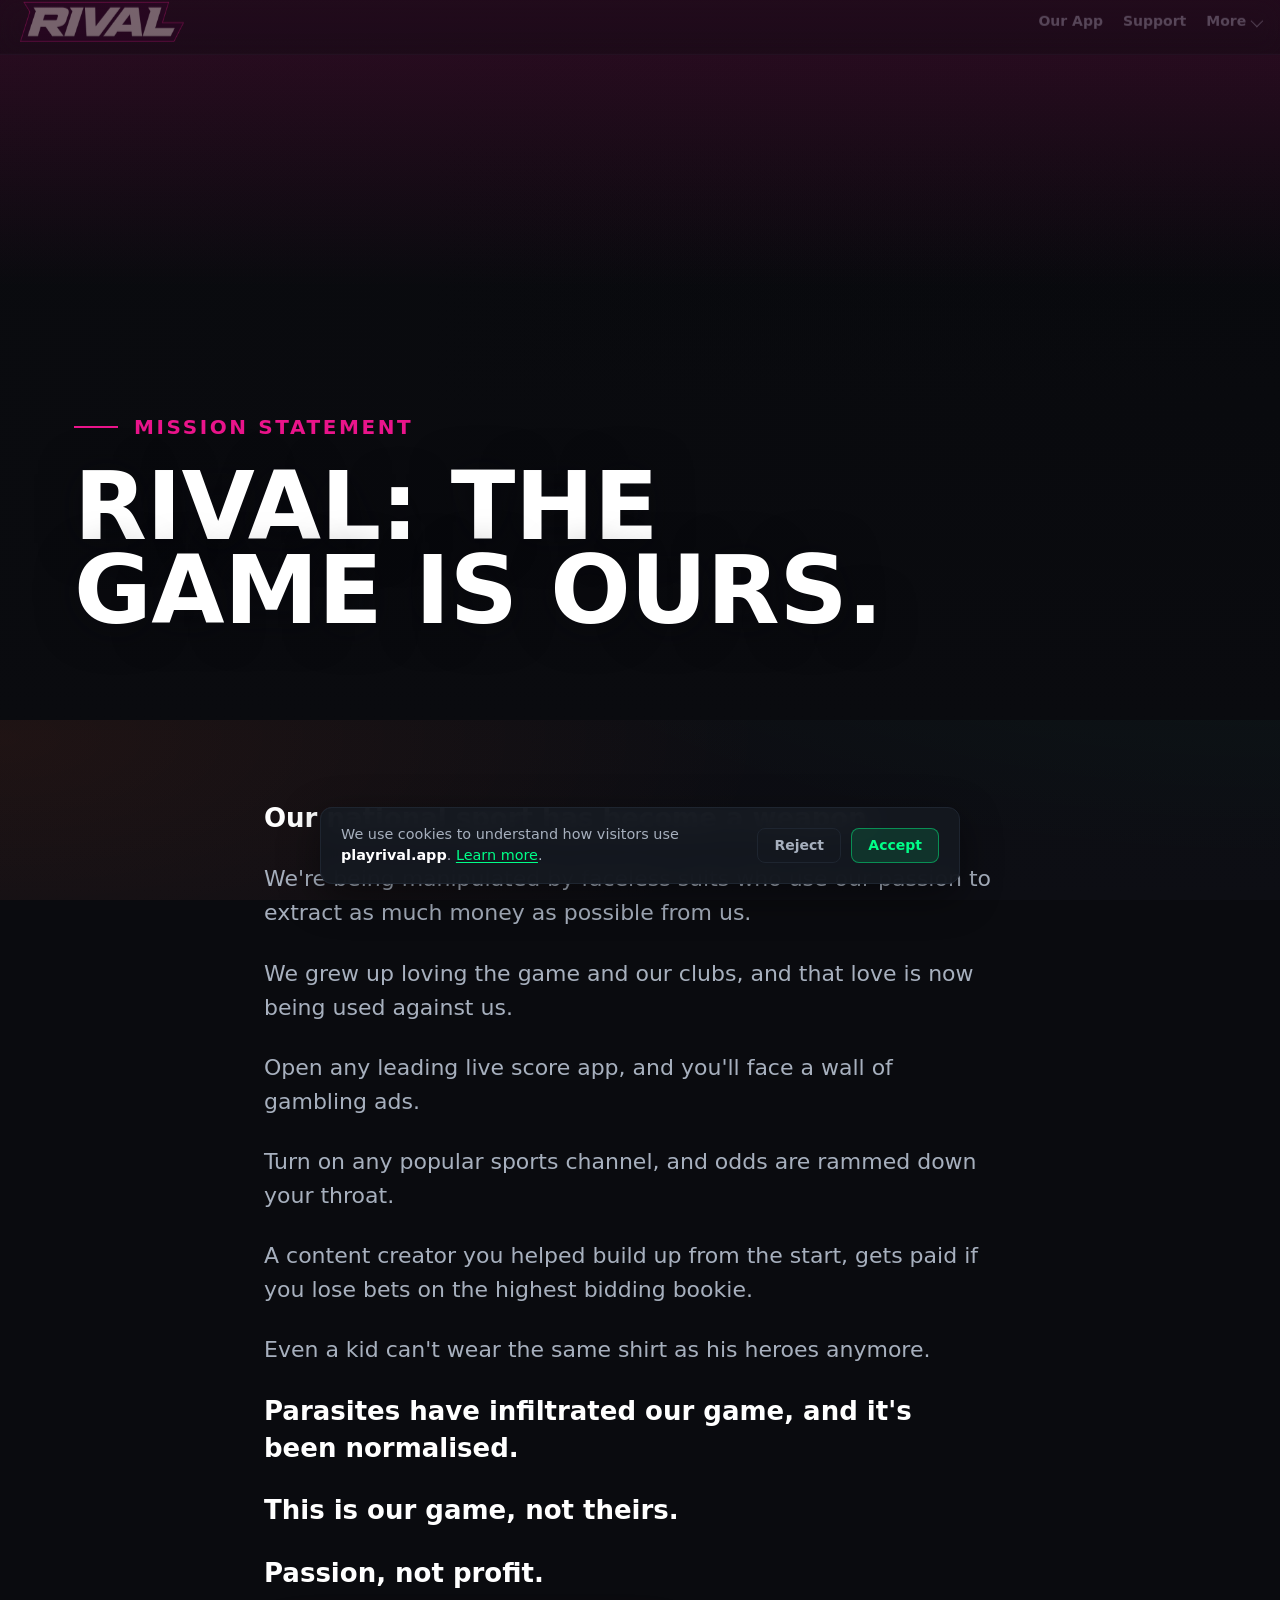
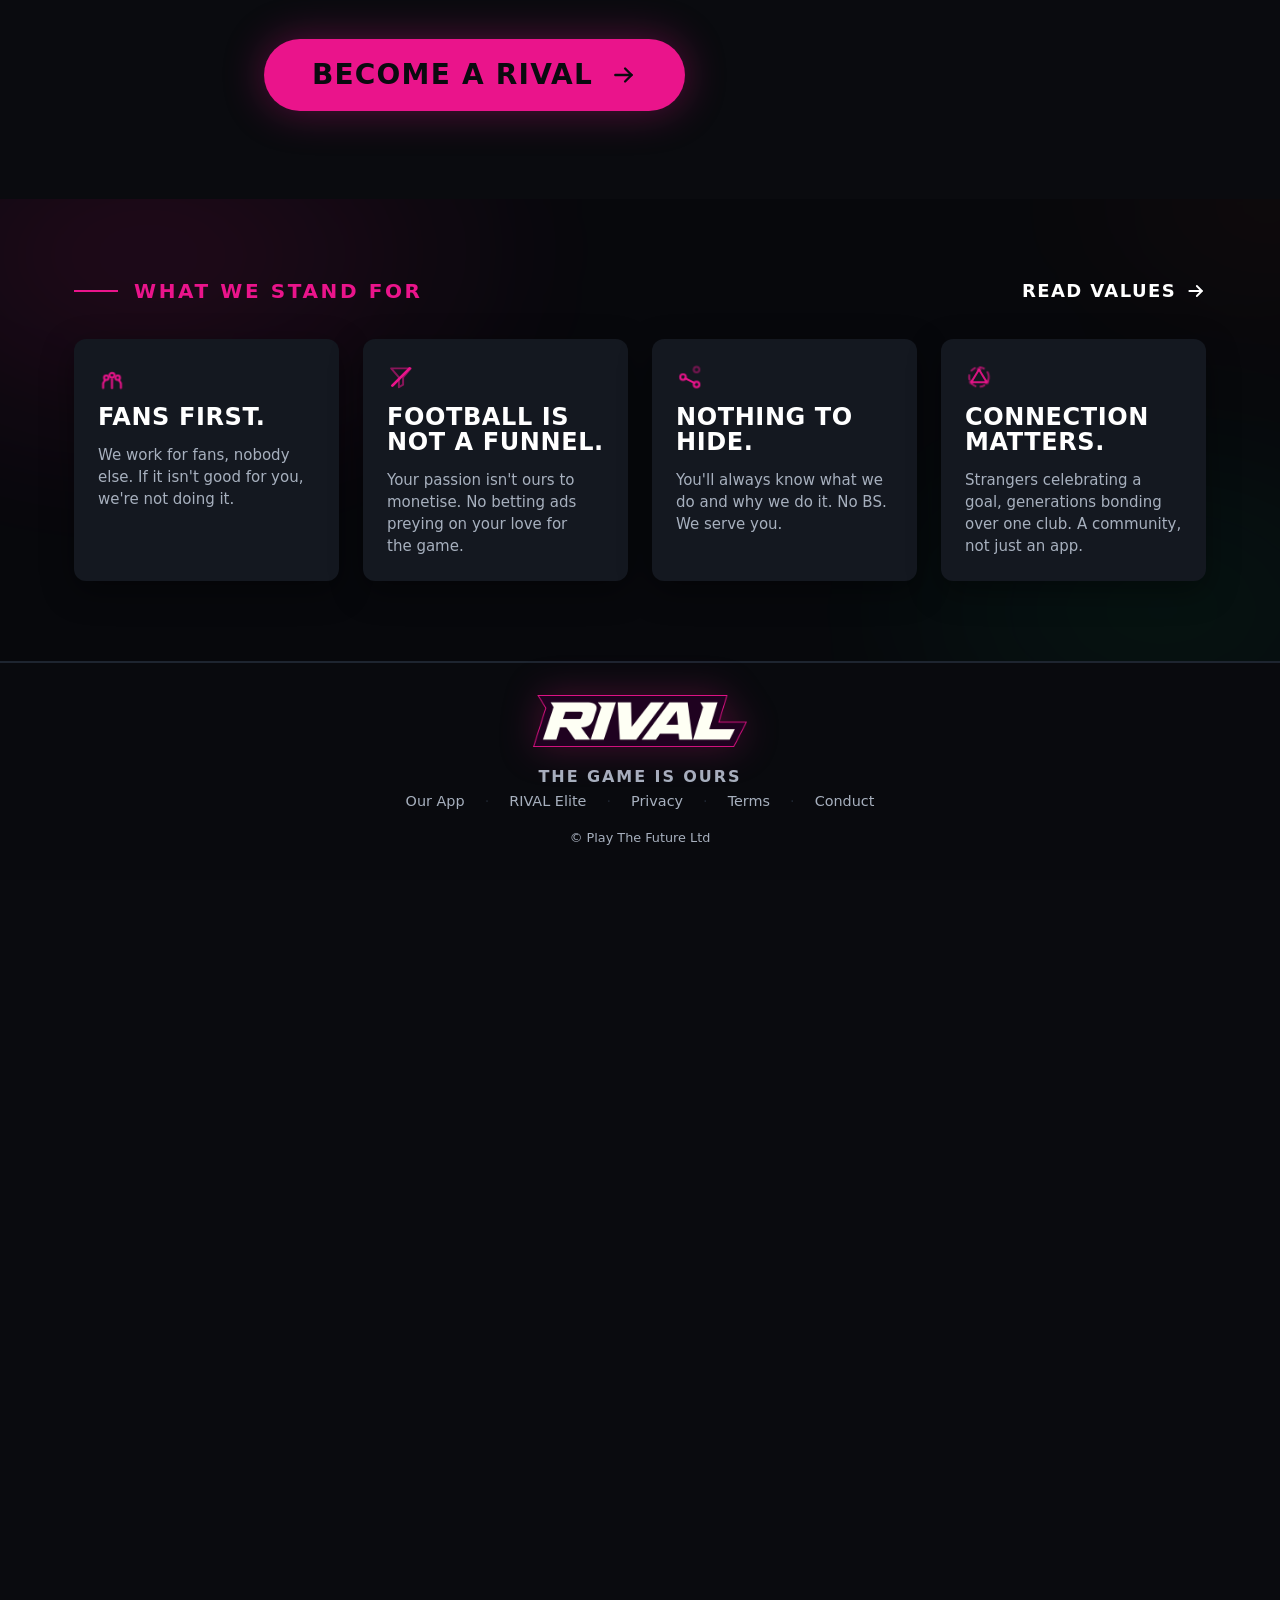
<file: manifesto/index.html>
<!DOCTYPE html>
<html lang="en">
  <head>
    <meta charset="utf-8" />
    <meta http-equiv="refresh" content="0; url=/" />
    <link rel="canonical" href="https://playrival.app/" />
    <title>RIVAL</title>
  </head>
  <body>
    <p>The manifesto now lives on the <a href="/">RIVAL homepage</a>.</p>
  </body>
</html>
</file>
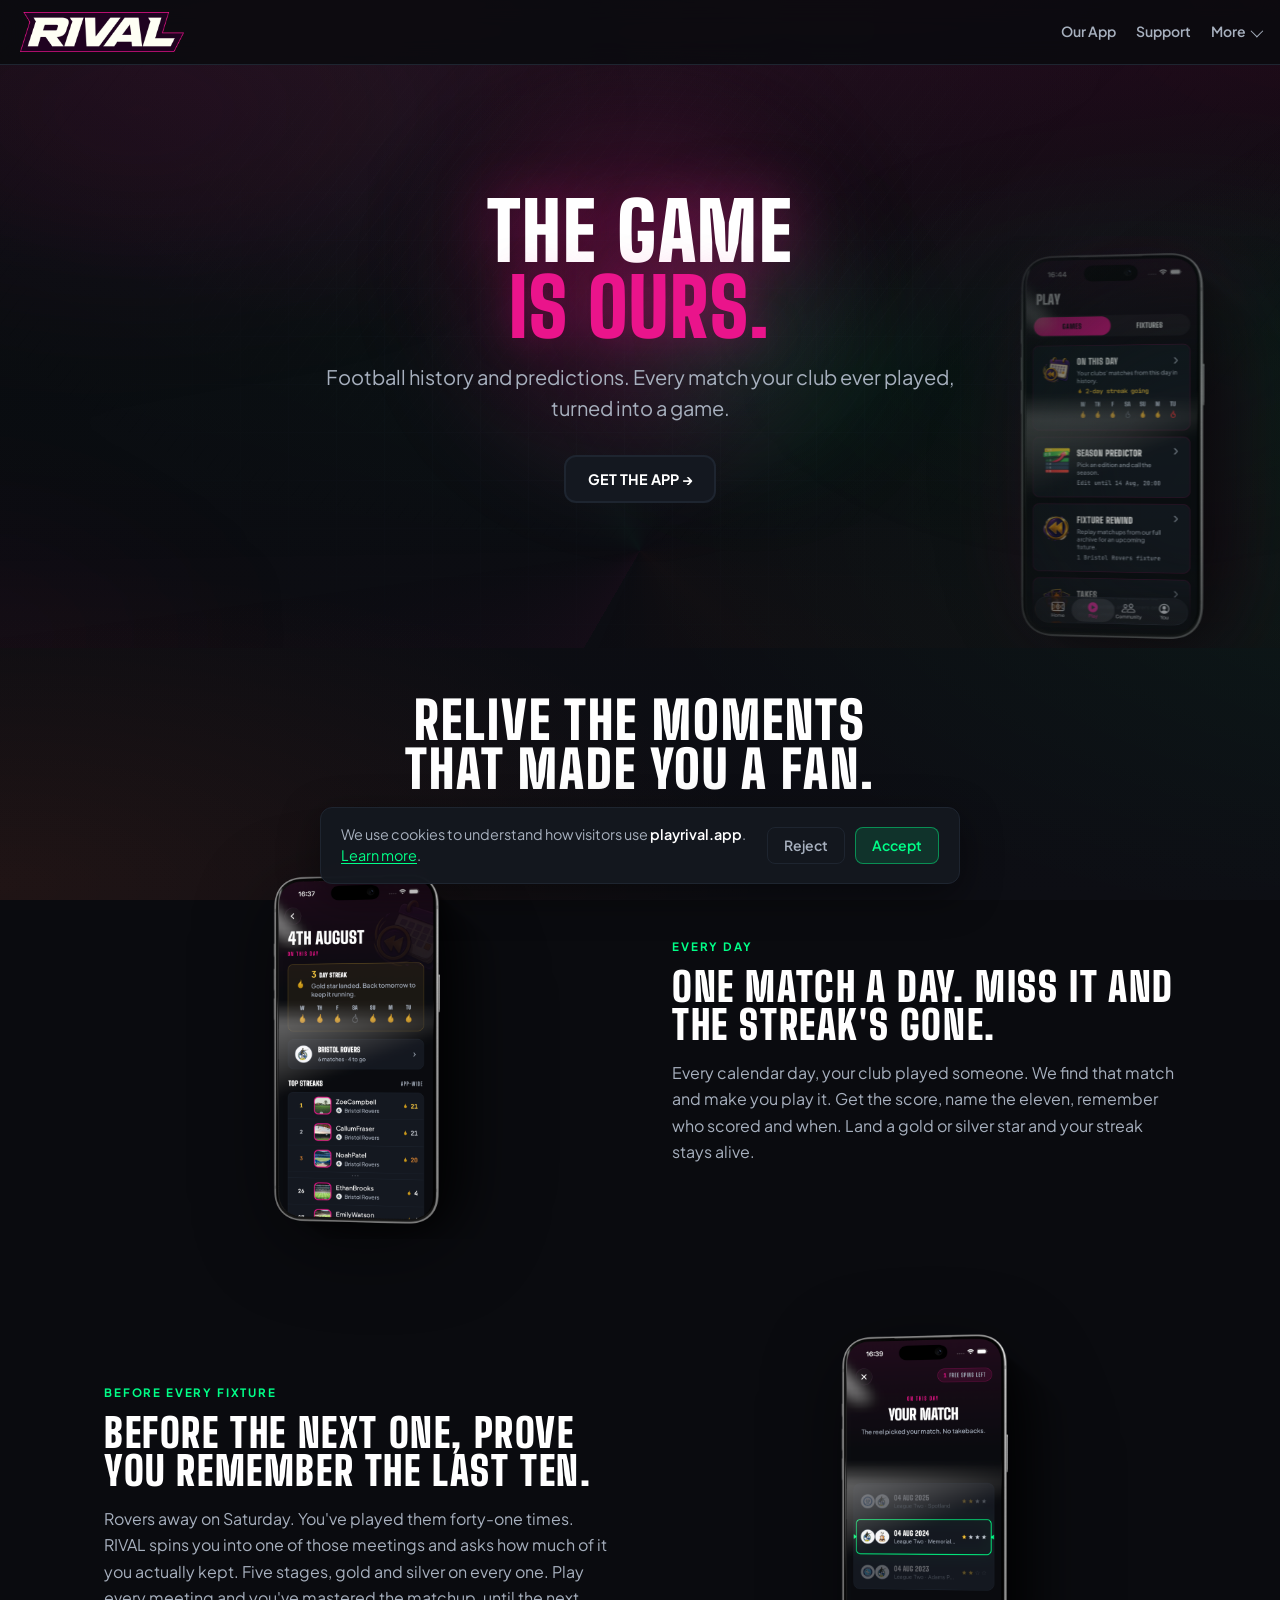
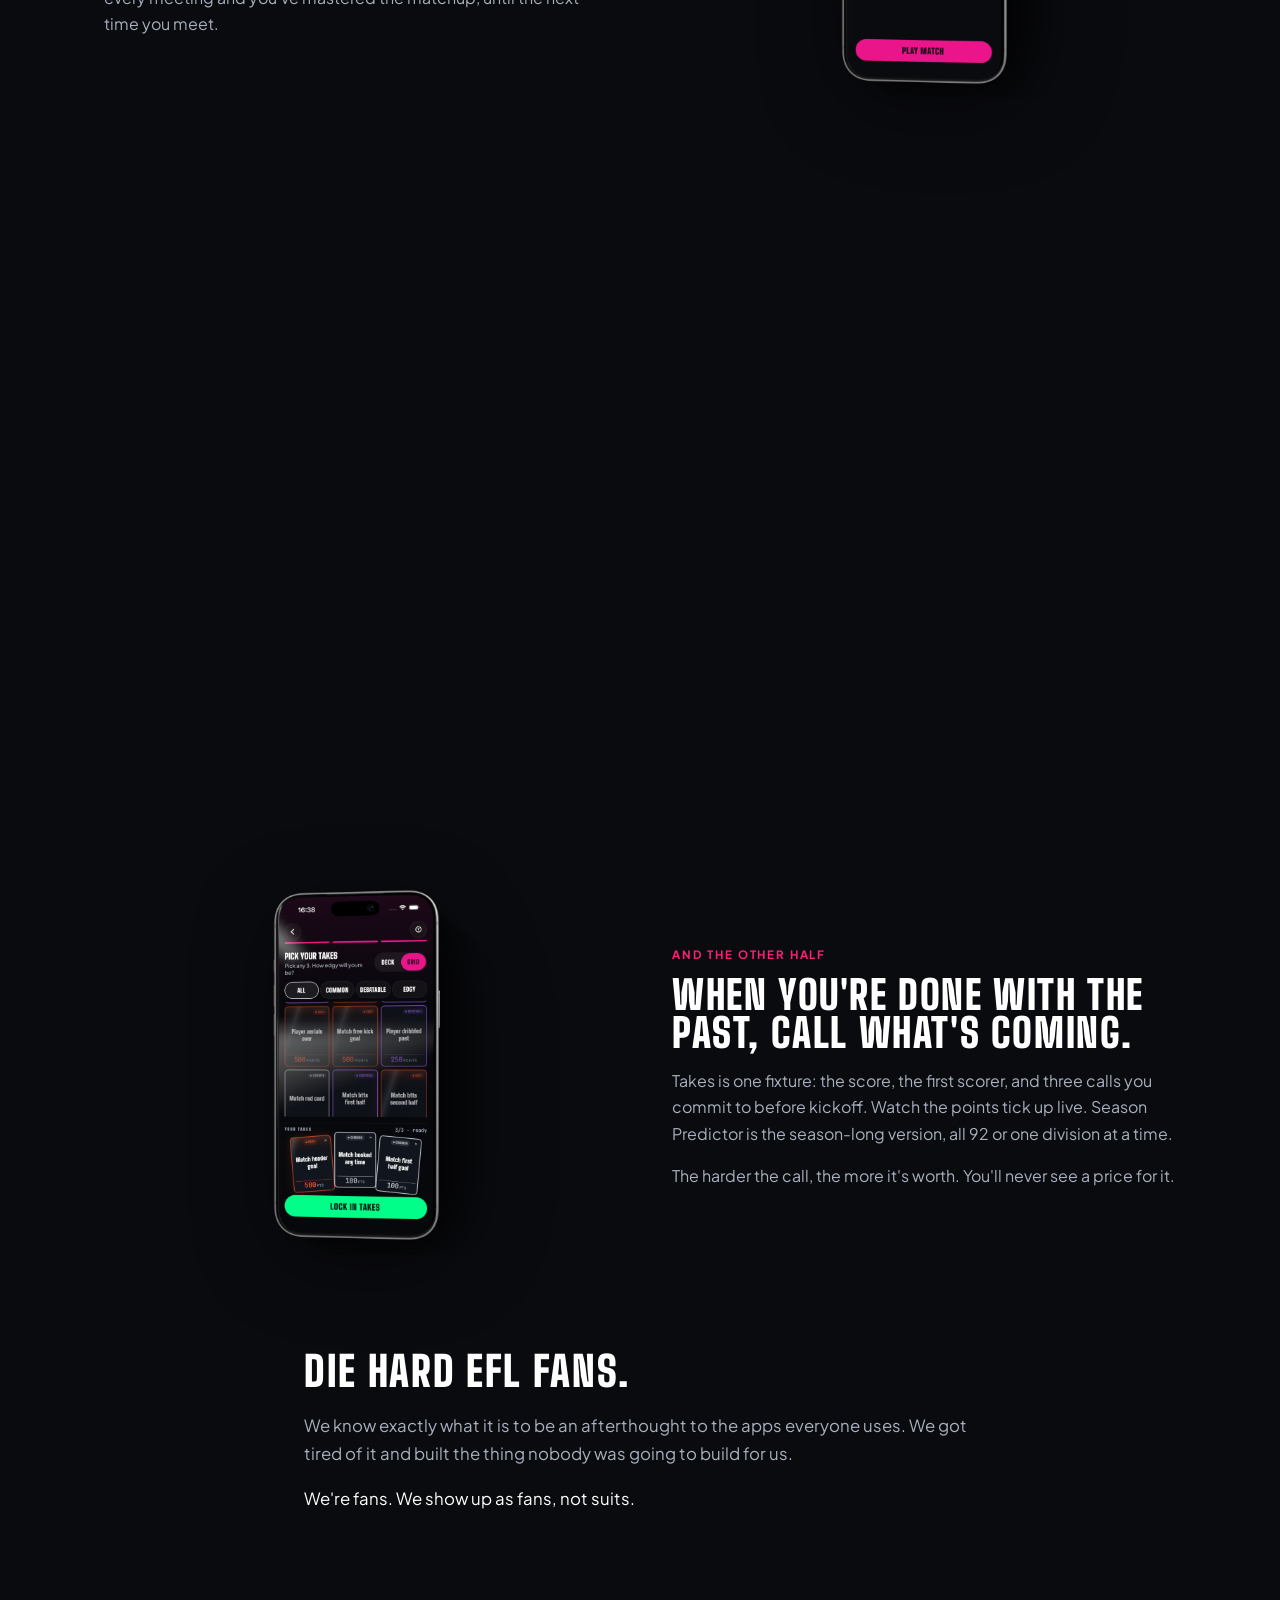
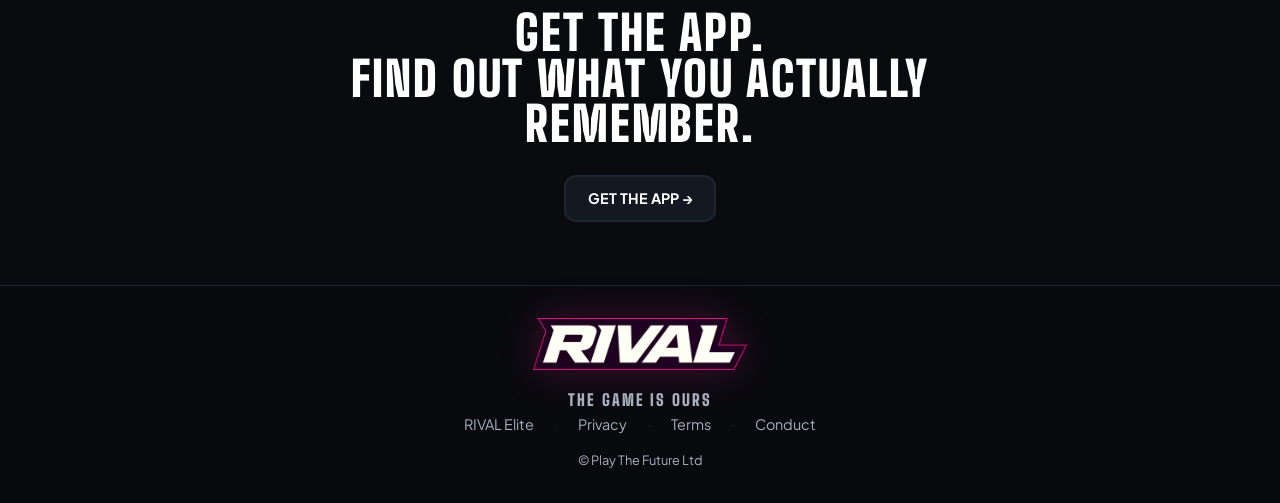
<file: rival-app/index.html>
<!DOCTYPE html>
<html lang="en">
  <head>
    <!-- Google tag (gtag.js) — Consent Mode v2 -->
    <script async src="https://www.googletagmanager.com/gtag/js?id=G-R445NE2NSX"></script>
    <script>
      window.dataLayer = window.dataLayer || [];
      function gtag(){dataLayer.push(arguments);}
      gtag("consent", "default", {
        analytics_storage: "denied",
        ad_storage: "denied",
        ad_user_data: "denied",
        ad_personalization: "denied",
        wait_for_update: 500,
      });
      gtag("js", new Date());
      gtag("config", "G-R445NE2NSX");
    </script>
    <meta charset="utf-8" />
    <meta name="viewport" content="width=device-width, initial-scale=1" />
    <title>RIVAL App - The Game Is Ours</title>
    <meta
      name="description"
      content="Football history and predictions. Every match your club ever played, turned into a game. No ads, no odds, no bookmakers."
    />
    <link rel="preconnect" href="https://fonts.googleapis.com" />
    <link rel="preconnect" href="https://fonts.gstatic.com" crossorigin />
    <link rel="stylesheet" href="../css/main.css?v=64" />
    <link rel="icon" href="../images/rival_icon_nobg.png" type="image/png" />
    <!-- Open Graph / social share -->
    <meta property="og:type" content="website" />
    <meta property="og:url" content="https://playrival.app/rival-app/" />
    <meta property="og:title" content="RIVAL App - The Game Is Ours" />
    <meta
      property="og:description"
      content="Football history and predictions. Every match your club ever played, turned into a game. No ads, no odds, no bookmakers."
    />
    <meta property="og:image" content="https://playrival.app/images/og-share.jpg" />
    <meta property="og:image:width" content="1920" />
    <meta property="og:image:height" content="1080" />
    <!-- Twitter / X card -->
    <meta name="twitter:card" content="summary_large_image" />
    <meta name="twitter:title" content="RIVAL App - The Game Is Ours" />
    <meta
      name="twitter:description"
      content="Football history and predictions. Every match your club ever played, turned into a game. No ads, no odds, no bookmakers."
    />
    <meta name="twitter:image" content="https://playrival.app/images/og-share.jpg" />
  </head>
  <body>
    <div class="bg-grid" aria-hidden="true"></div>
    <div class="page-wrap">
      <header class="site-nav">
        <a class="site-nav__logo" href="/" aria-label="RIVAL home">
          <img src="../images/rival_logo_horizontal.png" alt="RIVAL" width="160" height="42" />
        </a>
        <nav class="site-nav__links" aria-label="Legal">
          <a href="/rival-app/" aria-current="page">Our App</a>
          <a href="/support/">Support</a>
          <details class="site-nav__more">
            <summary>More<span class="site-nav__more-caret" aria-hidden="true"></span></summary>
            <div class="site-nav__more-menu">
              <a href="/privacy.html">Privacy</a>
              <a href="/terms.html">Terms</a>
              <a href="/code-of-conduct/">Conduct</a>
            </div>
          </details>
        </nav>
      </header>

      <main>
        <!-- ─── 1. HERO ─────────────────────────────────────────── -->
        <section class="hero" aria-labelledby="hero-heading">
          <div class="hero__backdrop" aria-hidden="true"></div>
          <div class="hero__mockup hero__mockup--device" aria-hidden="true">
            <img
              class="hero__mockup-img"
              src="../images/mockups/PlayTab.png"
              alt=""
              width="2160"
              height="2160"
              decoding="async"
              fetchpriority="low"
            />
          </div>
          <div class="hero__inner">
            <div class="hero__glow" aria-hidden="true"></div>
            <div class="hero__glow hero__glow--green" aria-hidden="true"></div>
            <h1 id="hero-heading">The Game<br /><span>Is Ours.</span></h1>
            <p class="hero__sub">
              Football history and predictions. Every match your club ever played, turned into a
              game.
            </p>
            <div class="hero__ctas">
              <a class="btn-secondary" href="/download/">GET THE APP →</a>
            </div>
          </div>
        </section>

        <!-- ─── Campaign line over historic games ───────────────── -->
        <div class="product-statement" data-reveal="up">
          <h2 class="product-statement__title">Relive the moments<br />that made you a fan.</h2>
        </div>

        <!-- ─── 2. ON THIS DAY ───────────────────────────────────── -->
        <section class="feature-block home-feature" aria-labelledby="otd-heading">
          <div class="feature-block__media feature-block__media--device" data-reveal="up">
            <img
              src="../images/mockups/OnThisDay_Home.png"
              alt="On This Day on iPhone, with streak flames and today's historic match"
              width="2160"
              height="2160"
              decoding="async"
              loading="lazy"
            />
          </div>
          <div class="feature-block__copy" data-reveal="up" data-reveal-delay="80">
            <p class="feature-block__eyebrow">Every day</p>
            <h2 id="otd-heading" class="feature-block__title">
              One match a day. Miss it and the streak's gone.
            </h2>
            <p class="feature-block__body">
              Every calendar day, your club played someone. We find that match and make you play
              it. Get the score, name the eleven, remember who scored and when. Land a gold or
              silver star and your streak stays alive.
            </p>
          </div>
        </section>

        <!-- ─── 3. REWIND ────────────────────────────────────────── -->
        <section
          class="feature-block feature-block--flip home-feature"
          aria-labelledby="rewind-heading"
        >
          <div class="feature-block__media feature-block__media--device" data-reveal="up">
            <img
              src="../images/mockups/Rewind_SpinnerSelection.png"
              alt="Rewind on iPhone, spinning to pick a past meeting to play"
              width="2160"
              height="2160"
              decoding="async"
              loading="lazy"
            />
          </div>
          <div class="feature-block__copy" data-reveal="up" data-reveal-delay="80">
            <p class="feature-block__eyebrow">Before every fixture</p>
            <h2 id="rewind-heading" class="feature-block__title">
              Before the next one, prove you remember the last ten.
            </h2>
            <p class="feature-block__body">
              Rovers away on Saturday. You've played them forty-one times. RIVAL spins you into
              one of those meetings and asks how much of it you actually kept. Five stages, gold
              and silver on every one. Play every meeting and you've mastered the matchup, until
              the next time you meet.
            </p>
          </div>
        </section>

        <!-- ─── 4. THE GAP ───────────────────────────────────────── -->
        <section class="home-prose" aria-labelledby="gap-heading" data-reveal="up">
          <h2 id="gap-heading" class="home-prose__title">
            Every other football app is paid for by bookmakers.
          </h2>
          <div class="home-prose__body">
            <p>
              That's why they all look the same, and why they're all pointed at what happens next.
              There's no bet in a match from 1997, so nobody builds for it. The apps that do go
              deep on history are web-first, clunky and funded by ads, most of them gambling ads.
            </p>
            <p>
              We don't take bookmaker money. Fans pay for RIVAL, so fans are the only people we
              answer to. No odds on screen. No gambling ads. Nothing in the product pushing you
              toward a bet.
            </p>
          </div>
        </section>

        <!-- ─── 5. DEPTH ─────────────────────────────────────────── -->
        <section class="home-prose home-prose--accent" aria-labelledby="depth-heading" data-reveal="up">
          <h2 id="depth-heading" class="home-prose__title">Your club isn't filler here.</h2>
          <div class="home-prose__body">
            <p>
              We go as deep on Shrewsbury Town as we do on Manchester United. Every club from
              the Premier League to the EFL, back to 1990. Lineups, scorers, cards, the lot. The
              stuff the big platforms hold and never bother to build anything with.
            </p>
          </div>
        </section>

        <!-- ─── 6. PREDICTIONS ───────────────────────────────────── -->
        <section class="feature-block home-feature" aria-labelledby="predictions-heading">
          <div class="feature-block__media feature-block__media--device" data-reveal="up">
            <img
              src="../images/mockups/Takes_SelectionGrid.png"
              alt="Takes on iPhone, picking your calls before kickoff"
              width="2160"
              height="2160"
              decoding="async"
              loading="lazy"
            />
          </div>
          <div class="feature-block__copy" data-reveal="up" data-reveal-delay="80">
            <p class="feature-block__eyebrow feature-block__eyebrow--pink">And the other half</p>
            <h2 id="predictions-heading" class="feature-block__title">
              When you're done with the past, call what's coming.
            </h2>
            <p class="feature-block__body">
              Takes is one fixture: the score, the first scorer, and three calls you commit to
              before kickoff. Watch the points tick up live. Season Predictor is the season-long
              version, all 92 or one division at a time.
            </p>
            <p class="feature-block__body">
              The harder the call, the more it's worth. You'll never see a price for it.
            </p>
          </div>
        </section>

        <!-- ─── 7. WHO WE ARE ────────────────────────────────────── -->
        <section class="home-founders" aria-labelledby="founders-heading">
          <div class="home-founders__copy" data-reveal="up">
            <h2 id="founders-heading" class="home-founders__title">
              Die hard EFL fans.
            </h2>
            <p>
              We know exactly what it is to be an afterthought to the apps everyone uses. We got
              tired of it and built the thing nobody was going to build for us.
            </p>
            <p>We're fans. We show up as fans, not suits.</p>
          </div>
        </section>

        <!-- ─── 8. FINAL CTA ─────────────────────────────────────── -->
        <section class="cta-bottom home-cta" aria-labelledby="final-cta-heading">
          <div class="home-cta__inner" data-reveal="up">
            <h2 id="final-cta-heading" class="waitlist-title">
              Get the app.<br />Find out what you actually remember.
            </h2>
            <div class="hero__ctas">
              <a class="btn-secondary" href="/download/">GET THE APP →</a>
            </div>
          </div>
        </section>
      </main>

      <footer class="site-footer">
        <img
          class="site-footer__logo"
          src="../images/rival_logo_horizontal.png"
          alt="RIVAL"
          width="200"
          height="53"
          decoding="async"
        />
        <p class="site-footer__tagline">The Game Is Ours</p>
        <div class="site-footer__links">
          <a href="/elite/">RIVAL Elite</a>
          <span style="color: var(--border)" aria-hidden="true">·</span>
          <a href="/privacy.html">Privacy</a>
          <span style="color: var(--border)" aria-hidden="true">·</span>
          <a href="/terms.html">Terms</a>
          <span style="color: var(--border)" aria-hidden="true">·</span>
          <a href="/code-of-conduct/">Conduct</a>
        </div>
        <p class="site-footer__legal">© Play The Future Ltd</p>
      </footer>
    </div>
    <script defer src="../js/reveal.js?v=7"></script>
    <script defer src="../js/analytics.js?v=37"></script>
  </body>
</html>
</file>
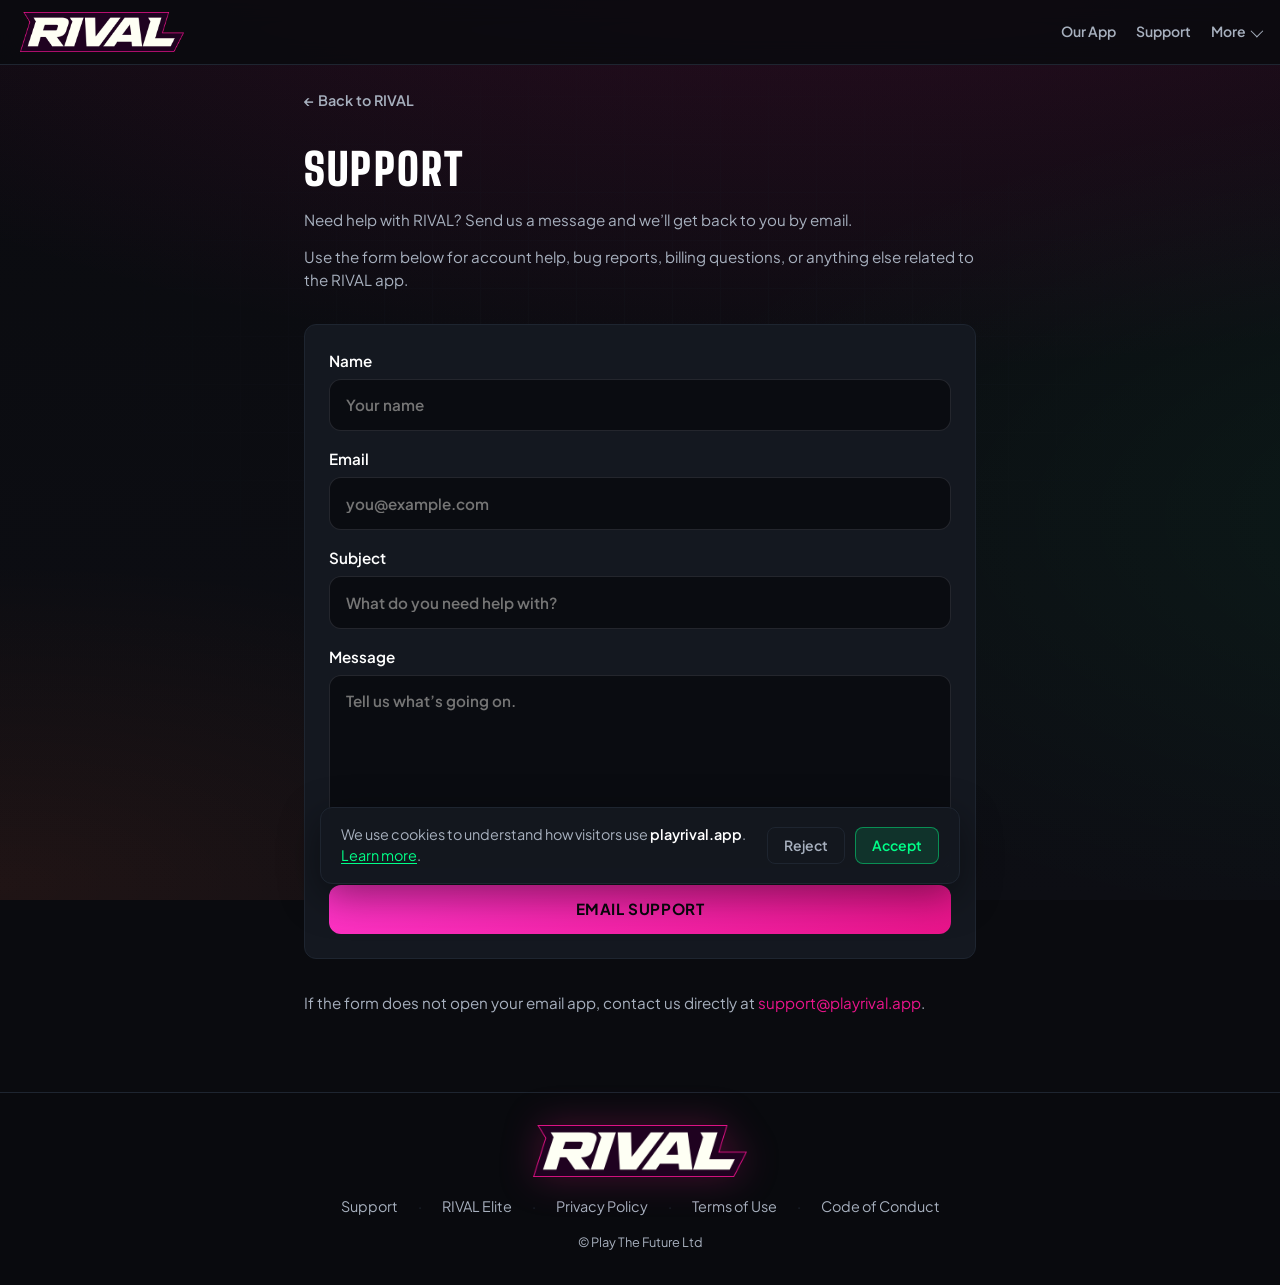
<file: support/index.html>
<!DOCTYPE html>
<html lang="en">
  <head>
    <!-- Google tag (gtag.js) — Consent Mode v2 -->
    <script async src="https://www.googletagmanager.com/gtag/js?id=G-R445NE2NSX"></script>
    <script>
      window.dataLayer = window.dataLayer || [];
      function gtag(){dataLayer.push(arguments);}
      gtag("consent", "default", {
        analytics_storage: "denied",
        ad_storage: "denied",
        ad_user_data: "denied",
        ad_personalization: "denied",
        wait_for_update: 500,
      });
      gtag("js", new Date());
      gtag("config", "G-R445NE2NSX");
    </script>
    <meta charset="utf-8" />
    <meta name="viewport" content="width=device-width, initial-scale=1" />
    <title>Support - RIVAL</title>
    <meta
      name="description"
      content="Contact RIVAL support for help with your account, purchases, technical issues, or general questions."
    />
    <link rel="canonical" href="https://playrival.app/support/" />
    <link rel="preconnect" href="https://fonts.googleapis.com" />
    <link rel="preconnect" href="https://fonts.gstatic.com" crossorigin />
    <link rel="stylesheet" href="../css/main.css?v=64" />
    <link rel="icon" href="../images/rival_icon_nobg.png" type="image/png" />
  </head>
  <body>
    <div class="bg-grid" aria-hidden="true"></div>
    <div class="page-wrap">
      <header class="site-nav">
        <a class="site-nav__logo" href="/" aria-label="RIVAL home">
          <img src="../images/rival_logo_horizontal.png" alt="RIVAL" width="120" height="32" />
        </a>
        <nav class="site-nav__links" aria-label="Support and legal">
          <a href="/rival-app/">Our App</a>
          <a href="/support/" aria-current="page">Support</a>
          <details class="site-nav__more">
            <summary>More<span class="site-nav__more-caret" aria-hidden="true"></span></summary>
            <div class="site-nav__more-menu">
              <a href="/privacy.html">Privacy</a>
              <a href="/terms.html">Terms</a>
              <a href="/code-of-conduct/">Conduct</a>
            </div>
          </details>
        </nav>
      </header>

      <article class="legal">
        <a class="back-link" href="/">← Back to RIVAL</a>
        <h1>Support</h1>
        <p class="legal__meta">Need help with RIVAL? Send us a message and we’ll get back to you by email.</p>

        <p>
          Use the form below for account help, bug reports, billing questions, or anything else related to the RIVAL app.
        </p>

        <form
          action="mailto:support@playrival.app"
          method="post"
          enctype="text/plain"
          style="
            display: grid;
            gap: 1rem;
            margin: 2rem 0;
            padding: 1.5rem;
            background: var(--surface);
            border: 1px solid var(--border);
            border-radius: 12px;
          "
        >
          <label style="display: grid; gap: 0.4rem; color: var(--text); font-size: 0.95rem; font-weight: 600">
            Name
            <input
              type="text"
              name="name"
              autocomplete="name"
              placeholder="Your name"
              style="
                width: 100%;
                padding: 0.85rem 1rem;
                color: var(--text);
                background: rgba(10, 11, 15, 0.88);
                border: 1px solid rgba(167, 176, 190, 0.16);
                border-radius: 12px;
                font: inherit;
              "
            />
          </label>

          <label style="display: grid; gap: 0.4rem; color: var(--text); font-size: 0.95rem; font-weight: 600">
            Email
            <input
              type="email"
              name="email"
              autocomplete="email"
              placeholder="you@example.com"
              required
              style="
                width: 100%;
                padding: 0.85rem 1rem;
                color: var(--text);
                background: rgba(10, 11, 15, 0.88);
                border: 1px solid rgba(167, 176, 190, 0.16);
                border-radius: 12px;
                font: inherit;
              "
            />
          </label>

          <label style="display: grid; gap: 0.4rem; color: var(--text); font-size: 0.95rem; font-weight: 600">
            Subject
            <input
              type="text"
              name="subject"
              placeholder="What do you need help with?"
              required
              style="
                width: 100%;
                padding: 0.85rem 1rem;
                color: var(--text);
                background: rgba(10, 11, 15, 0.88);
                border: 1px solid rgba(167, 176, 190, 0.16);
                border-radius: 12px;
                font: inherit;
              "
            />
          </label>

          <label style="display: grid; gap: 0.4rem; color: var(--text); font-size: 0.95rem; font-weight: 600">
            Message
            <textarea
              name="message"
              rows="7"
              placeholder="Tell us what’s going on."
              required
              style="
                width: 100%;
                padding: 0.85rem 1rem;
                color: var(--text);
                background: rgba(10, 11, 15, 0.88);
                border: 1px solid rgba(167, 176, 190, 0.16);
                border-radius: 12px;
                font: inherit;
                resize: vertical;
              "
            ></textarea>
          </label>

          <button
            type="submit"
            style="
              display: inline-flex;
              align-items: center;
              justify-content: center;
              width: 100%;
              min-height: 48px;
              padding: 0.8rem 1.1rem;
              color: #07080c;
              background: linear-gradient(135deg, #ff33c7 0%, var(--primary) 100%);
              border: 0;
              border-radius: 12px;
              font: inherit;
              font-size: 0.95rem;
              font-weight: 700;
              letter-spacing: 0.04em;
              text-transform: uppercase;
              cursor: pointer;
            "
          >
            Email Support
          </button>
        </form>

        <p>
          If the form does not open your email app, contact us directly at
          <a href="mailto:support@playrival.app">support@playrival.app</a>.
        </p>
      </article>

      <footer class="site-footer">
        <img
          class="site-footer__logo"
          src="../images/rival_logo_horizontal.png"
          alt="RIVAL"
          width="200"
          height="53"
          decoding="async"
        />
        <div class="site-footer__links">
          <a href="/support/" aria-current="page">Support</a>
          <span style="color: var(--border)" aria-hidden="true">·</span>
          <a href="/elite/">RIVAL Elite</a>
          <span style="color: var(--border)" aria-hidden="true">·</span>
          <a href="/privacy.html">Privacy Policy</a>
          <span style="color: var(--border)" aria-hidden="true">·</span>
          <a href="/terms.html">Terms of Use</a>
          <span style="color: var(--border)" aria-hidden="true">·</span>
          <a href="/code-of-conduct/">Code of Conduct</a>
        </div>
        <p class="site-footer__legal">© Play The Future Ltd</p>
      </footer>
    </div>
    <script defer src="../js/analytics.js?v=36"></script>
  </body>
</html>
</file>
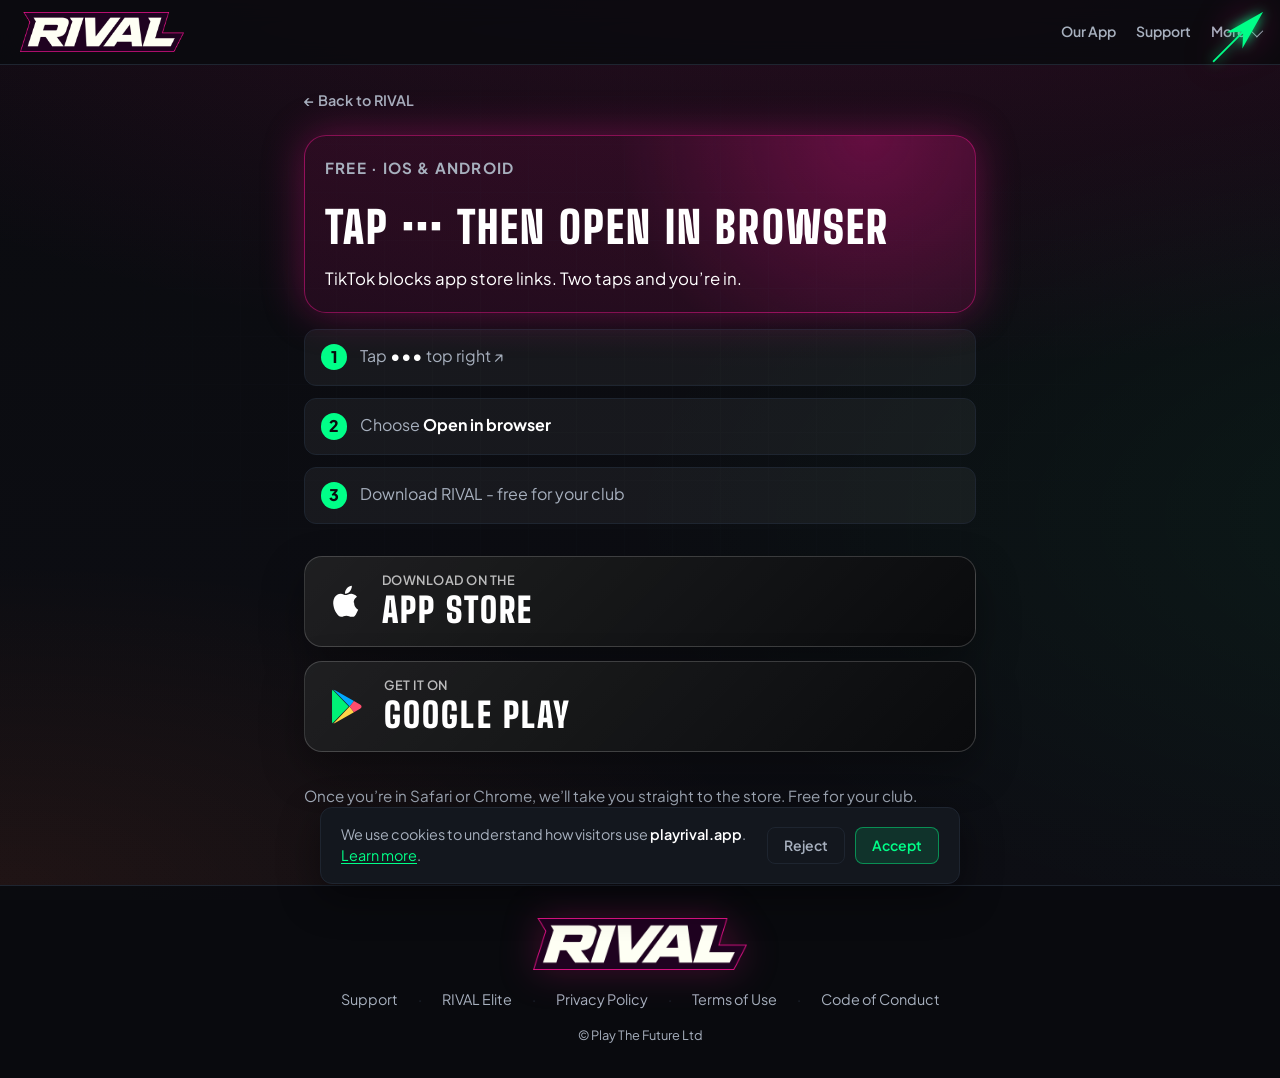
<file: tiktok-download/index.html>
<!DOCTYPE html>
<html lang="en">
  <head>
    <!-- Google tag (gtag.js) — Consent Mode v2 -->
    <script async src="https://www.googletagmanager.com/gtag/js?id=G-R445NE2NSX"></script>
    <script>
      window.dataLayer = window.dataLayer || [];
      function gtag(){dataLayer.push(arguments);}
      gtag("consent", "default", {
        analytics_storage: "denied",
        ad_storage: "denied",
        ad_user_data: "denied",
        ad_personalization: "denied",
        wait_for_update: 500,
      });
      gtag("js", new Date());
      gtag("config", "G-R445NE2NSX", { send_page_view: false });
    </script>
    <meta charset="utf-8" />
    <meta name="viewport" content="width=device-width, initial-scale=1" />
    <title>Get RIVAL - Tap ••• then Open in browser</title>
    <meta
      name="description"
      content="Free football app for your club. Tap ••• then Open in browser to download RIVAL."
    />
    <link rel="canonical" href="https://playrival.app/tiktok-download/" />
    <link rel="preconnect" href="https://fonts.googleapis.com" />
    <link rel="preconnect" href="https://fonts.gstatic.com" crossorigin />
    <link rel="stylesheet" href="../css/main.css?v=64" />
    <link rel="icon" href="../images/rival_icon_nobg.png" type="image/png" />
    <!-- Open Graph / social share -->
    <meta property="og:type" content="website" />
    <meta property="og:url" content="https://playrival.app/tiktok-download/" />
    <meta property="og:title" content="Get RIVAL - Free Football App" />
    <meta
      property="og:description"
      content="Free football app for your club. Tap ••• then Open in browser."
    />
    <meta property="og:image" content="https://playrival.app/images/og-share.jpg" />
    <meta property="og:image:width" content="1920" />
    <meta property="og:image:height" content="1080" />
    <!-- Twitter / X card -->
    <meta name="twitter:card" content="summary_large_image" />
    <meta name="twitter:title" content="Get RIVAL - Free Football App" />
    <meta
      name="twitter:description"
      content="Free football app for your club. Tap ••• then Open in browser."
    />
    <meta name="twitter:image" content="https://playrival.app/images/og-share.jpg" />
  </head>
  <body>
    <div class="bg-grid" aria-hidden="true"></div>
    <div class="page-wrap">
      <header class="site-nav">
        <a class="site-nav__logo" href="/" aria-label="RIVAL home">
          <img src="../images/rival_logo_horizontal.png" alt="RIVAL" width="120" height="32" />
        </a>
        <nav class="site-nav__links" aria-label="Support and legal">
          <a href="/rival-app/">Our App</a>
          <a href="/support/">Support</a>
          <details class="site-nav__more">
            <summary>More<span class="site-nav__more-caret" aria-hidden="true"></span></summary>
            <div class="site-nav__more-menu">
              <a href="/privacy.html">Privacy</a>
              <a href="/terms.html">Terms</a>
              <a href="/code-of-conduct/">Conduct</a>
            </div>
          </details>
        </nav>
      </header>

      <article class="legal">
        <a class="back-link" href="/">← Back to RIVAL</a>
        <div class="tiktok-download-hero">
          <div class="tiktok-download-hero__arrow" aria-label="Tap the dots in the top-right corner">↗</div>
          <p class="tiktok-download-hero__eyebrow">Free · iOS &amp; Android</p>
          <h1>Tap ••• then Open in browser</h1>
          <p class="legal__meta">
            TikTok blocks app store links. Two taps and you’re in.
          </p>
        </div>

        <div class="tiktok-download-steps" aria-label="How to download from TikTok">
          <div class="tiktok-download-step">
            <span class="tiktok-download-step__number">1</span>
            <span>Tap <strong>•••</strong> top right ↗</span>
          </div>
          <div class="tiktok-download-step">
            <span class="tiktok-download-step__number">2</span>
            <span>Choose <strong>Open in browser</strong></span>
          </div>
          <div class="tiktok-download-step">
            <span class="tiktok-download-step__number">3</span>
            <span>Download RIVAL - free for your club</span>
          </div>
        </div>

        <div class="download-stores">
          <a
            class="download-store-btn download-store-btn--ios"
            href="https://apps.apple.com/gb/app/rival-the-game-is-ours/id6762257250"
            data-store="app_store"
            rel="noopener noreferrer"
          >
            <svg
              class="download-store-btn__icon"
              viewBox="0 0 24 24"
              aria-hidden="true"
              focusable="false"
            >
              <path
                d="M16.9 12.7c0-2.2 1.8-3.3 1.9-3.4-1-1.5-2.6-1.7-3.2-1.8-1.4-.1-2.7.8-3.4.8-.7 0-1.8-.8-2.9-.8-1.5 0-2.9.9-3.7 2.2-1.6 2.8-.4 6.9 1.1 9.1.8 1.1 1.7 2.3 2.9 2.3 1.1 0 1.6-.7 3-.7s1.8.7 3 .7c1.2 0 2-.1 2.9-2.2.7-1 1-2 1-2.1 0 0-2.4-.9-2.4-4.1ZM14.7 6c.7-.9 1.2-2.1 1.1-3.2-1 .1-2.2.7-2.9 1.5-.7.8-1.3 2-1.1 3.2 1.1.1 2.2-.6 2.9-1.5Z"
              />
            </svg>
            <span class="download-store-btn__label">
              <span class="download-store-btn__small">Download on the</span>
              <span class="download-store-btn__name">App Store</span>
            </span>
          </a>

          <a
            class="download-store-btn download-store-btn--android"
            href="https://play.google.com/store/apps/details?id=com.playthefuture.rival&hl=en_GB"
            data-store="google_play"
            rel="noopener noreferrer"
          >
            <svg
              class="download-store-btn__icon"
              viewBox="0 0 24 24"
              aria-hidden="true"
              focusable="false"
            >
              <path class="play-icon__green" d="M4.2 2.7c-.2.3-.3.7-.3 1.2v16.2c0 .5.1.9.3 1.2l9-9.3-9-9.3Z" />
              <path class="play-icon__blue" d="M16.1 8.9 5.8 3c-.4-.2-.8-.4-1.1-.4l9 9.4 2.4-3.1Z" />
              <path class="play-icon__yellow" d="M13.7 12 4.7 21.4c.3 0 .7-.1 1.1-.4l10.3-5.9-2.4-3.1Z" />
              <path class="play-icon__red" d="m19.5 10.8-3.4-1.9-2.4 3.1 2.4 3.1 3.4-1.9c1.1-.6 1.1-1.8 0-2.4Z" />
            </svg>
            <span class="download-store-btn__label">
              <span class="download-store-btn__small">Get it on</span>
              <span class="download-store-btn__name">Google Play</span>
            </span>
          </a>
        </div>

        <p>
          Once you’re in Safari or Chrome, we’ll take you straight to the store. Free for your club.
        </p>
      </article>

      <footer class="site-footer">
        <img
          class="site-footer__logo"
          src="../images/rival_logo_horizontal.png"
          alt="RIVAL"
          width="200"
          height="53"
          decoding="async"
        />
        <div class="site-footer__links">
          <a href="/support/">Support</a>
          <span style="color: var(--border)" aria-hidden="true">·</span>
          <a href="/elite/">RIVAL Elite</a>
          <span style="color: var(--border)" aria-hidden="true">·</span>
          <a href="/privacy.html">Privacy Policy</a>
          <span style="color: var(--border)" aria-hidden="true">·</span>
          <a href="/terms.html">Terms of Use</a>
          <span style="color: var(--border)" aria-hidden="true">·</span>
          <a href="/code-of-conduct/">Code of Conduct</a>
        </div>
        <p class="site-footer__legal">© Play The Future Ltd</p>
      </footer>
    </div>
    <script>
      (function () {
        var ua = navigator.userAgent || navigator.vendor || window.opera || "";
        var iosStore = "https://apps.apple.com/gb/app/rival-the-game-is-ours/id6762257250";
        var androidStore =
          "https://play.google.com/store/apps/details?id=com.playthefuture.rival&hl=en_GB";
        var androidIntentUrl =
          "intent://details?id=com.playthefuture.rival#Intent;scheme=market;package=com.android.vending;end";
        var isIOS =
          /iPad|iPhone|iPod/.test(ua) ||
          (navigator.platform === "MacIntel" && navigator.maxTouchPoints > 1);
        var isAndroid = /Android/.test(ua);
        var isTikTokTraffic =
          /TikTok|musical_ly|Bytedance|Aweme|trill_/i.test(ua) ||
          /tiktok\.com/i.test(document.referrer || "");
        // Referrer can stay "tiktok.com" after Open in browser - only use UA to
        // decide whether we're still inside an in-app webview.
        var isInAppWebViewUA =
          /TikTok|musical_ly|Bytedance|Aweme|trill_|Instagram|FBAN|FBAV|FB_IAB|Snapchat|Line\//i.test(
            ua
          );
        var isIOSInAppWebView =
          isIOS && !/Safari/i.test(ua) && /AppleWebKit/i.test(ua);
        var isAndroidInAppWebView = isAndroid && isInAppWebViewUA;
        var storeUrl = isIOS ? iosStore : isAndroid ? androidStore : "";
        var hasRedirected = false;

        function redirectToStore() {
          if (hasRedirected || !storeUrl || isIOSInAppWebView) return;
          hasRedirected = true;
          window.location.href =
            isAndroidInAppWebView && isAndroid ? androidIntentUrl : storeUrl;
        }

        function sendPageView(callback) {
          if (typeof gtag !== "function") {
            if (callback) window.setTimeout(callback, 700);
            return;
          }

          var eventParams = {
            page_title: "TikTok Download RIVAL",
            page_location: window.location.href,
            page_path: window.location.pathname,
            send_to: "G-R445NE2NSX",
          };

          if (callback) {
            var fallbackTimer = window.setTimeout(callback, 900);
            eventParams.event_callback = function () {
              window.clearTimeout(fallbackTimer);
              callback();
            };
            eventParams.event_timeout = 800;
          }

          gtag("event", "page_view", eventParams);
        }

        function sendEvent(name, params, callback) {
          if (typeof gtag !== "function") {
            if (callback) callback();
            return;
          }

          var eventParams = params || {};
          eventParams.send_to = "G-R445NE2NSX";
          eventParams.transport_type = "beacon";

          if (callback) {
            var fallbackTimer = window.setTimeout(callback, 700);
            eventParams.event_callback = function () {
              window.clearTimeout(fallbackTimer);
              callback();
            };
            eventParams.event_timeout = 650;
          }

          gtag("event", name, eventParams);
        }

        function prepareAndroidIntent() {
          if (!isAndroidInAppWebView) return;
          var playBtn = document.querySelector(".download-store-btn--android");
          if (playBtn) playBtn.setAttribute("href", androidIntentUrl);
        }

        function trackStoreClicks() {
          var storeButtons = document.querySelectorAll("[data-store]");
          storeButtons.forEach(function (button) {
            button.addEventListener("click", function (event) {
              var destination = button.href;
              event.preventDefault();
              sendEvent(
                "download_store_click",
                {
                  store: button.getAttribute("data-store"),
                  page_context: "tiktok_download",
                  link_url: destination,
                },
                function () {
                  window.location.href = destination;
                }
              );
            });
          });
        }

        window.setTimeout(function () {
          prepareAndroidIntent();
          trackStoreClicks();
          sendPageView(redirectToStore);
          sendEvent("tiktok_download_instructions_view", {
            is_tiktok: isTikTokTraffic ? "true" : "false",
            is_in_app_browser: (isIOSInAppWebView || isAndroidInAppWebView) ? "true" : "false",
          });
        }, 300);
      })();
    </script>
    <script defer src="../js/analytics.js?v=36"></script>
  </body>
</html>
</file>
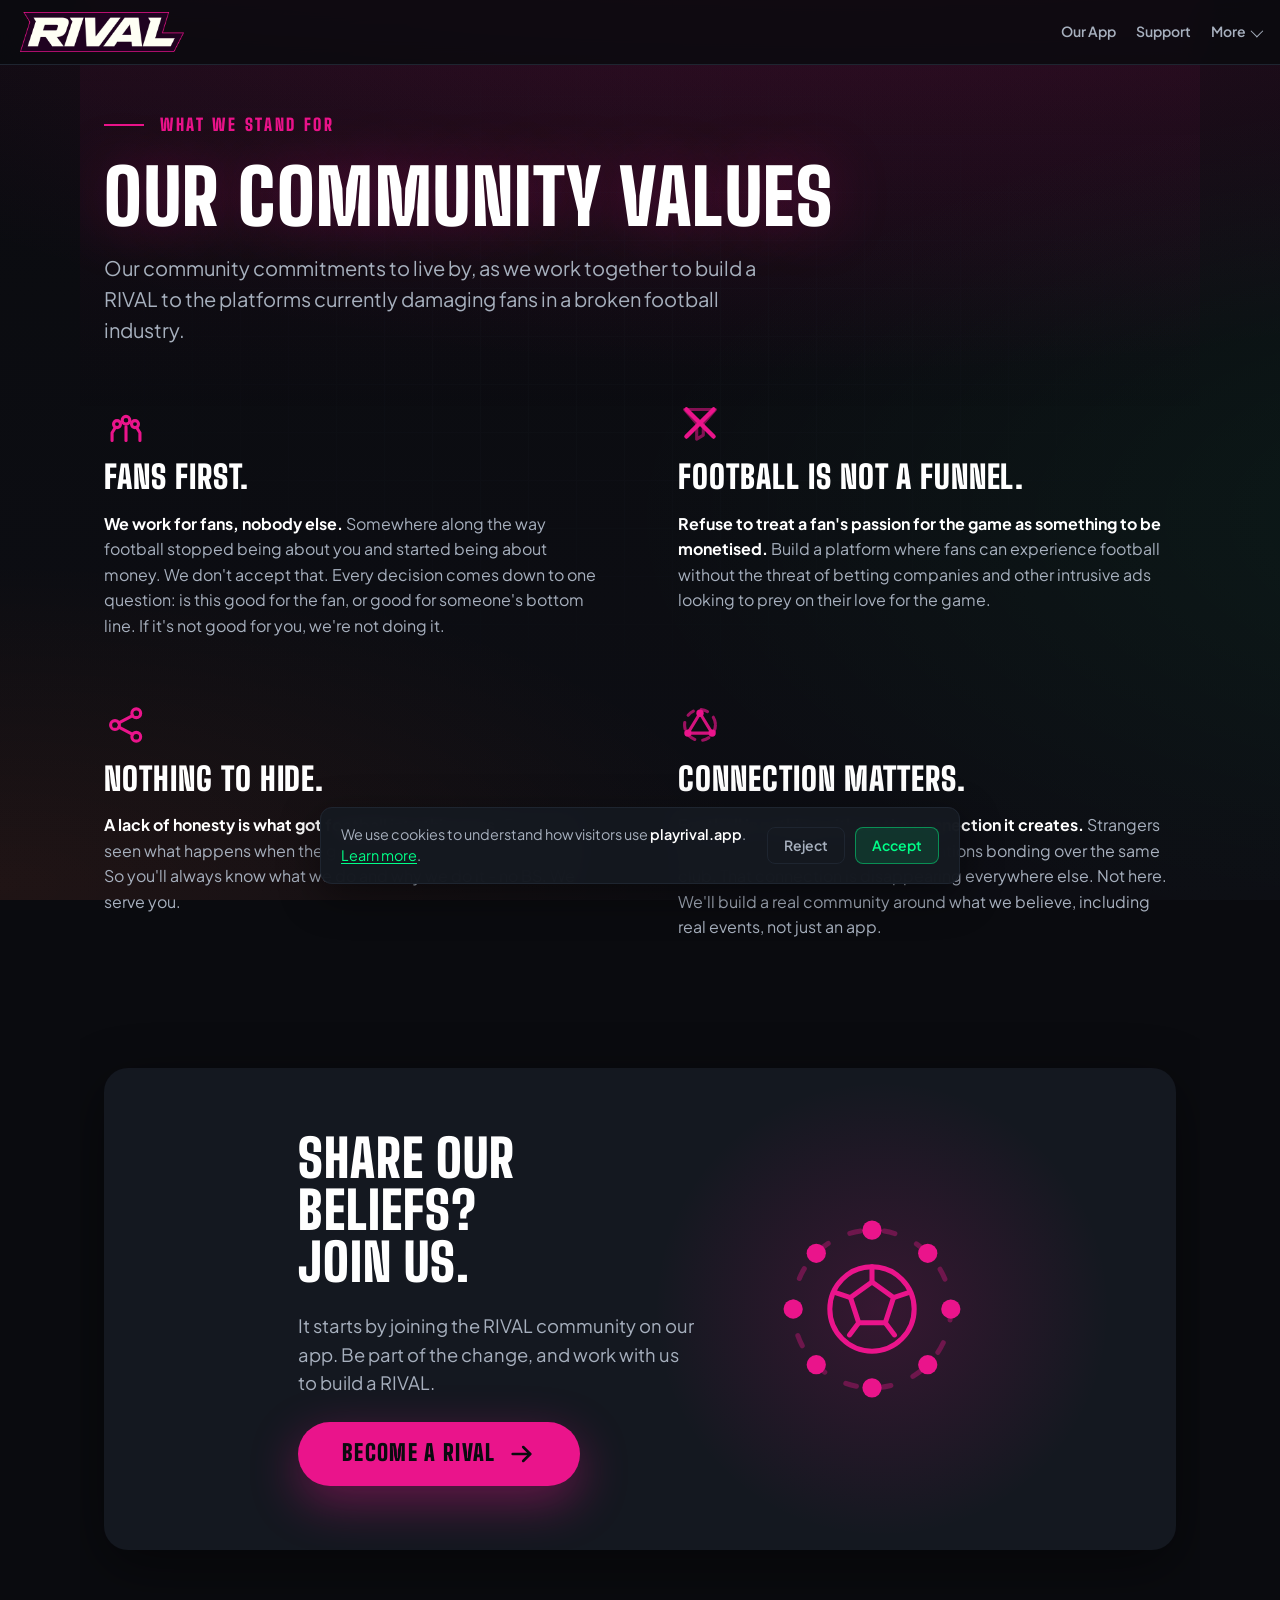
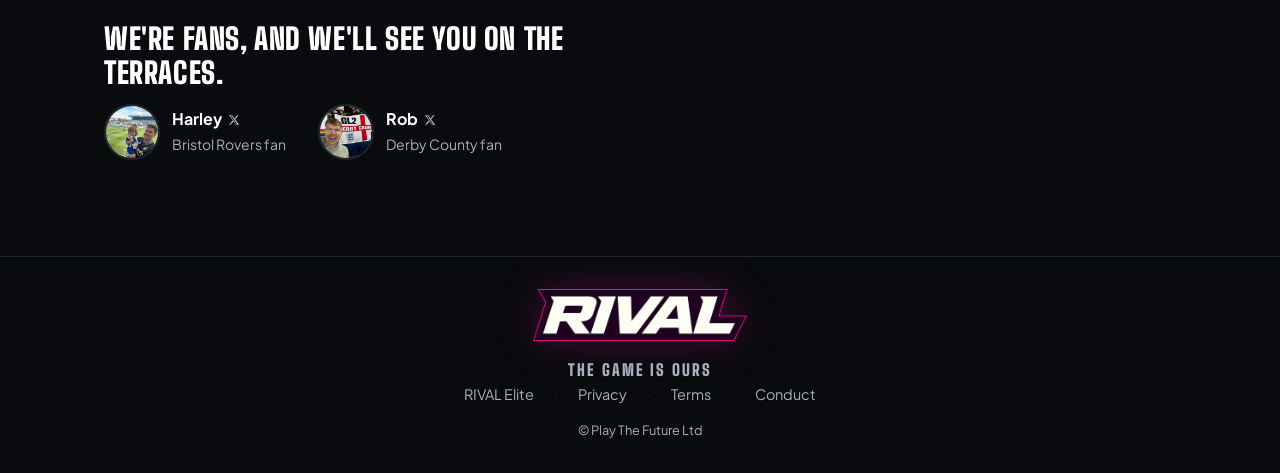
<file: values/index.html>
<!DOCTYPE html>
<html lang="en">
  <head>
    <!-- Google tag (gtag.js) — Consent Mode v2 -->
    <script async src="https://www.googletagmanager.com/gtag/js?id=G-R445NE2NSX"></script>
    <script>
      window.dataLayer = window.dataLayer || [];
      function gtag(){dataLayer.push(arguments);}
      gtag("consent", "default", {
        analytics_storage: "denied",
        ad_storage: "denied",
        ad_user_data: "denied",
        ad_personalization: "denied",
        wait_for_update: 500,
      });
      gtag("js", new Date());
      gtag("config", "G-R445NE2NSX");
    </script>
    <meta charset="utf-8" />
    <meta name="viewport" content="width=device-width, initial-scale=1" />
    <title>Our Community Values - RIVAL</title>
    <meta
      name="description"
      content="Community commitments we live by, as we build a RIVAL to the platforms damaging fans in a broken football industry."
    />
    <link rel="canonical" href="https://playrival.app/values/" />
    <link rel="preconnect" href="https://fonts.googleapis.com" />
    <link rel="preconnect" href="https://fonts.gstatic.com" crossorigin />
    <link rel="stylesheet" href="../css/main.css?v=64" />
    <link rel="icon" href="../images/rival_icon_nobg.png" type="image/png" />
    <!-- Open Graph / social share -->
    <meta property="og:type" content="website" />
    <meta property="og:url" content="https://playrival.app/values/" />
    <meta property="og:title" content="Our Community Values - RIVAL" />
    <meta
      property="og:description"
      content="Community commitments we live by, as we build a RIVAL to the platforms damaging fans in a broken football industry."
    />
    <meta property="og:image" content="https://playrival.app/images/og-share.jpg" />
    <meta property="og:image:width" content="1920" />
    <meta property="og:image:height" content="1080" />
    <meta name="twitter:card" content="summary_large_image" />
    <meta name="twitter:title" content="Our Community Values - RIVAL" />
    <meta
      name="twitter:description"
      content="Community commitments we live by, as we build a RIVAL to the platforms damaging fans in a broken football industry."
    />
    <meta name="twitter:image" content="https://playrival.app/images/og-share.jpg" />
  </head>
  <body>
    <div class="bg-grid" aria-hidden="true"></div>
    <div class="page-wrap">
      <header class="site-nav">
        <a class="site-nav__logo" href="/" aria-label="RIVAL home">
          <img src="../images/rival_logo_horizontal.png" alt="RIVAL" width="120" height="32" />
        </a>
        <nav class="site-nav__links" aria-label="Site">
          <a href="/rival-app/">Our App</a>
          <a href="/support/">Support</a>
          <details class="site-nav__more">
            <summary>More<span class="site-nav__more-caret" aria-hidden="true"></span></summary>
            <div class="site-nav__more-menu">
              <a href="/privacy.html">Privacy</a>
              <a href="/terms.html">Terms</a>
              <a href="/code-of-conduct/">Conduct</a>
            </div>
          </details>
        </nav>
      </header>

      <main>
        <!-- ═══ Community values (embeddable) ═══════════════════════
             Everything from here to the matching closing comment is a
             self-contained block. It only needs css/main.css already
             on the page - copy it into another page's <main> (e.g. the
             homepage or the manifesto) to reuse it verbatim. Change the
             <h1> to <h2> if it lands below another top-level heading. ─ -->
        <section class="values-section" id="values" aria-labelledby="values-heading">
          <div class="values-section__glow" aria-hidden="true"></div>
          <div class="values-section__inner">
            <div class="values-eyebrow">
              <span class="values-eyebrow__bar" aria-hidden="true"></span>
              <span>What we stand for</span>
            </div>
            <h1 id="values-heading" class="values-title">Our Community Values</h1>
            <p class="values-lead">
              Our community commitments to live by, as we work together to build a RIVAL
              to the platforms currently damaging fans in a broken football industry.
            </p>

            <div class="values-grid">
              <article class="value-card">
                <div class="value-card__icon">
                  <svg viewBox="0 0 24 24" fill="none" stroke="currentColor" stroke-width="1.7" stroke-linecap="round" stroke-linejoin="round" aria-hidden="true">
                    <g style="animation: values-rise-1 2.8s ease-in-out infinite">
                      <path d="M4.4 21.5v-4.2l1.7-2.7"></path>
                      <circle cx="7.1" cy="12.6" r="1.9"></circle>
                    </g>
                    <g style="animation: values-rise-2 2.8s ease-in-out infinite">
                      <path d="M12 21.5v-7.4"></path>
                      <circle cx="12" cy="10.5" r="2.1"></circle>
                    </g>
                    <g style="animation: values-rise-3 2.8s ease-in-out infinite">
                      <path d="M19.6 21.5v-4.2l-1.7-2.7"></path>
                      <circle cx="16.9" cy="12.6" r="1.9"></circle>
                    </g>
                  </svg>
                </div>
                <h3>Fans first.</h3>
                <p>
                  <strong>We work for fans, nobody else.</strong> Somewhere along the way football
                  stopped being about you and started being about money. We don't accept that.
                  Every decision comes down to one question: is this good for the fan, or good
                  for someone's bottom line. If it's not good for you, we're not doing it.
                </p>
              </article>

              <article class="value-card">
                <div class="value-card__icon">
                  <svg viewBox="0 0 24 24" fill="none" stroke="currentColor" stroke-width="1.7" stroke-linecap="round" stroke-linejoin="round" aria-hidden="true">
                    <g opacity="0.55"><path d="M3.6 4.6h16.8l-6.6 7.7v6.3l-3.6 2.2v-8.5z"></path></g>
                    <g stroke-width="2.4">
                      <path d="M4.6 4.6 19.4 19.4" stroke-dasharray="21" style="animation: values-cross 3.2s ease-in-out infinite"></path>
                      <path d="M19.4 4.6 4.6 19.4" stroke-dasharray="21" style="animation: values-cross 3.2s ease-in-out 0.25s infinite"></path>
                    </g>
                  </svg>
                </div>
                <h3>Football is not a funnel.</h3>
                <p>
                  <strong>Refuse to treat a fan's passion for the game as something to be
                  monetised.</strong> Build a platform where fans can experience football
                  without the threat of betting companies and other intrusive ads looking to
                  prey on their love for the game.
                </p>
              </article>

              <article class="value-card">
                <div class="value-card__icon">
                  <svg viewBox="0 0 24 24" fill="none" stroke="currentColor" stroke-width="1.7" stroke-linecap="round" stroke-linejoin="round" aria-hidden="true">
                    <path d="M8.1 10.9 15.6 6.9" stroke-dasharray="8.5" style="animation: values-send 2.6s ease-in-out infinite"></path>
                    <path d="M8.1 13.1 15.6 17.1" stroke-dasharray="8.5" style="animation: values-send 2.6s ease-in-out 0.35s infinite"></path>
                    <circle cx="6" cy="12" r="2.4"></circle>
                    <circle cx="17.6" cy="5.6" r="2.4" style="animation: values-node-a 2.6s ease-in-out infinite"></circle>
                    <circle cx="17.6" cy="18.4" r="2.4" style="animation: values-node-b 2.6s ease-in-out 0.35s infinite"></circle>
                  </svg>
                </div>
                <h3>Nothing to hide.</h3>
                <p>
                  <strong>A lack of honesty is what got football into this mess.</strong> Fans
                  have seen what happens when the game ends up in the wrong hands. So you'll
                  always know what we do and why we do it - no BS. We serve you.
                </p>
              </article>

              <article class="value-card">
                <div class="value-card__icon">
                  <svg viewBox="0 0 24 24" fill="none" stroke="currentColor" stroke-width="1.7" stroke-linecap="round" stroke-linejoin="round" aria-hidden="true">
                    <g style="transform-origin: 12px 12px; animation: values-orbit 14s linear infinite">
                      <circle cx="12" cy="12" r="8.4" stroke-dasharray="3.6 4.4" opacity="0.65"></circle>
                    </g>
                    <path d="M12 5.6 5.4 16.4h13.2z" opacity="0.9"></path>
                    <circle cx="12" cy="5.6" r="2" fill="currentColor" stroke="none" style="animation: values-pulse-a 3s ease-in-out infinite"></circle>
                    <circle cx="5.4" cy="16.4" r="2" fill="currentColor" stroke="none" style="animation: values-pulse-b 3s ease-in-out infinite"></circle>
                    <circle cx="18.6" cy="16.4" r="2" fill="currentColor" stroke="none" style="animation: values-pulse-c 3s ease-in-out infinite"></circle>
                  </svg>
                </div>
                <h3>Connection matters.</h3>
                <p>
                  <strong>Football is nothing without the connection it creates.</strong>
                  Strangers celebrating a goal together, generations bonding over the same club.
                  That connection is disappearing everywhere else. Not here. We'll build a real
                  community around what we believe, including real events, not just an app.
                </p>
              </article>
            </div>

            <div class="values-cta">
              <div class="values-cta__copy">
                <h2 class="values-cta__title">Share our beliefs?<span>Join us.</span></h2>
                <p class="values-cta__lead">
                  It starts by joining the RIVAL community on our app. Be part of the change, and
                  work with us to build a RIVAL.
                </p>
                <a class="btn-primary" href="/download/">
                  <span>Become a RIVAL</span>
                  <svg viewBox="0 0 24 24" fill="none" stroke="currentColor" stroke-width="2.2" stroke-linecap="round" stroke-linejoin="round" aria-hidden="true">
                    <path d="M4 12h15"></path>
                    <path d="m13 6 6 6-6 6"></path>
                  </svg>
                </a>
              </div>
              <div class="values-cta__art" aria-hidden="true">
                <svg viewBox="0 0 24 24" fill="none" stroke="currentColor" stroke-width="0.55" stroke-linecap="round" stroke-linejoin="round">
                  <circle cx="12" cy="12" r="8.6" stroke-dasharray="1.2 2.6" opacity="0.35"></circle>
                  <circle cx="12.00" cy="3.40" r="1.05" fill="currentColor" stroke="none" style="animation: values-join-dot 3.2s ease-in-out 0.00s infinite"></circle>
                  <circle cx="18.08" cy="5.92" r="1.05" fill="currentColor" stroke="none" style="animation: values-join-dot 3.2s ease-in-out 0.16s infinite"></circle>
                  <circle cx="20.60" cy="12.00" r="1.05" fill="currentColor" stroke="none" style="animation: values-join-dot 3.2s ease-in-out 0.32s infinite"></circle>
                  <circle cx="18.08" cy="18.08" r="1.05" fill="currentColor" stroke="none" style="animation: values-join-dot 3.2s ease-in-out 0.48s infinite"></circle>
                  <circle cx="12.00" cy="20.60" r="1.05" fill="currentColor" stroke="none" style="animation: values-join-dot 3.2s ease-in-out 0.64s infinite"></circle>
                  <circle cx="5.92" cy="18.08" r="1.05" fill="currentColor" stroke="none" style="animation: values-join-dot 3.2s ease-in-out 0.80s infinite"></circle>
                  <circle cx="3.40" cy="12.00" r="1.05" fill="currentColor" stroke="none" style="animation: values-join-dot 3.2s ease-in-out 0.96s infinite"></circle>
                  <circle cx="5.92" cy="5.92" r="1.05" fill="currentColor" stroke="none" style="animation: values-join-dot 3.2s ease-in-out 1.12s infinite"></circle>
                  <g style="transform-origin: 12px 12px; animation: values-ball 22s linear infinite">
                    <circle cx="12" cy="12" r="4.6"></circle>
                    <path d="m12 9.05 2.35 1.7-.9 2.76h-2.9l-.9-2.76z"></path>
                    <path d="M12 9.05V7.4"></path>
                    <path d="m14.35 10.75 1.55-.5"></path>
                    <path d="m13.45 13.51 1 1.32"></path>
                    <path d="m10.55 13.51-1 1.32"></path>
                    <path d="m9.65 10.75-1.55-.5"></path>
                  </g>
                </svg>
              </div>
            </div>

            <div class="values-sign">
              <p class="values-sign__quote">We're fans, and we'll see you on the terraces.</p>
              <div class="values-founders">
                <a class="values-founder" href="https://x.com/harrtron" target="_blank" rel="noopener noreferrer" aria-label="Harley on X">
                  <span class="values-founder__photo-wrap">
                    <img class="values-founder__photo" src="../images/team/harley_atground.jpg" alt="" width="56" height="56" loading="lazy" decoding="async" />
                  </span>
                  <span class="values-founder__meta">
                    <span class="values-founder__name">
                      Harley
                      <svg class="values-founder__x" viewBox="0 0 24 24" fill="currentColor" aria-hidden="true"><path d="M18.244 2.25h3.308l-7.227 8.26 8.26 10.99h-6.468l-5.048-6.573-5.769 6.573H2.02l7.727-8.91L1.79 2.25h6.642l4.598 6.07L18.244 2.25zm-2.313 17.6h1.831L7.51 3.94H5.53l10.4 15.91z"></path></svg>
                    </span>
                    <span class="values-founder__club">Bristol Rovers fan</span>
                  </span>
                </a>
                <a class="values-founder" href="https://x.com/_robgregory" target="_blank" rel="noopener noreferrer" aria-label="Rob on X">
                  <span class="values-founder__photo-wrap">
                    <img class="values-founder__photo" src="../images/team/rob_gregory_x.jpg" alt="" width="56" height="56" loading="lazy" decoding="async" />
                  </span>
                  <span class="values-founder__meta">
                    <span class="values-founder__name">
                      Rob
                      <svg class="values-founder__x" viewBox="0 0 24 24" fill="currentColor" aria-hidden="true"><path d="M18.244 2.25h3.308l-7.227 8.26 8.26 10.99h-6.468l-5.048-6.573-5.769 6.573H2.02l7.727-8.91L1.79 2.25h6.642l4.598 6.07L18.244 2.25zm-2.313 17.6h1.831L7.51 3.94H5.53l10.4 15.91z"></path></svg>
                    </span>
                    <span class="values-founder__club">Derby County fan</span>
                  </span>
                </a>
              </div>
            </div>
          </div>
        </section>
        <!-- ═══ /Community values ════════════════════════════════════ -->
      </main>

      <footer class="site-footer">
        <img
          class="site-footer__logo"
          src="../images/rival_logo_horizontal.png"
          alt="RIVAL"
          width="200"
          height="53"
          decoding="async"
        />
        <p class="site-footer__tagline">The Game Is Ours</p>
        <div class="site-footer__links">
          <a href="/elite/">RIVAL Elite</a>
          <span style="color: var(--border)" aria-hidden="true">·</span>
          <a href="/privacy.html">Privacy</a>
          <span style="color: var(--border)" aria-hidden="true">·</span>
          <a href="/terms.html">Terms</a>
          <span style="color: var(--border)" aria-hidden="true">·</span>
          <a href="/code-of-conduct/">Conduct</a>
        </div>
        <p class="site-footer__legal">© Play The Future Ltd</p>
      </footer>
    </div>
    <script defer src="../js/analytics.js?v=37"></script>
  </body>
</html>
</file>
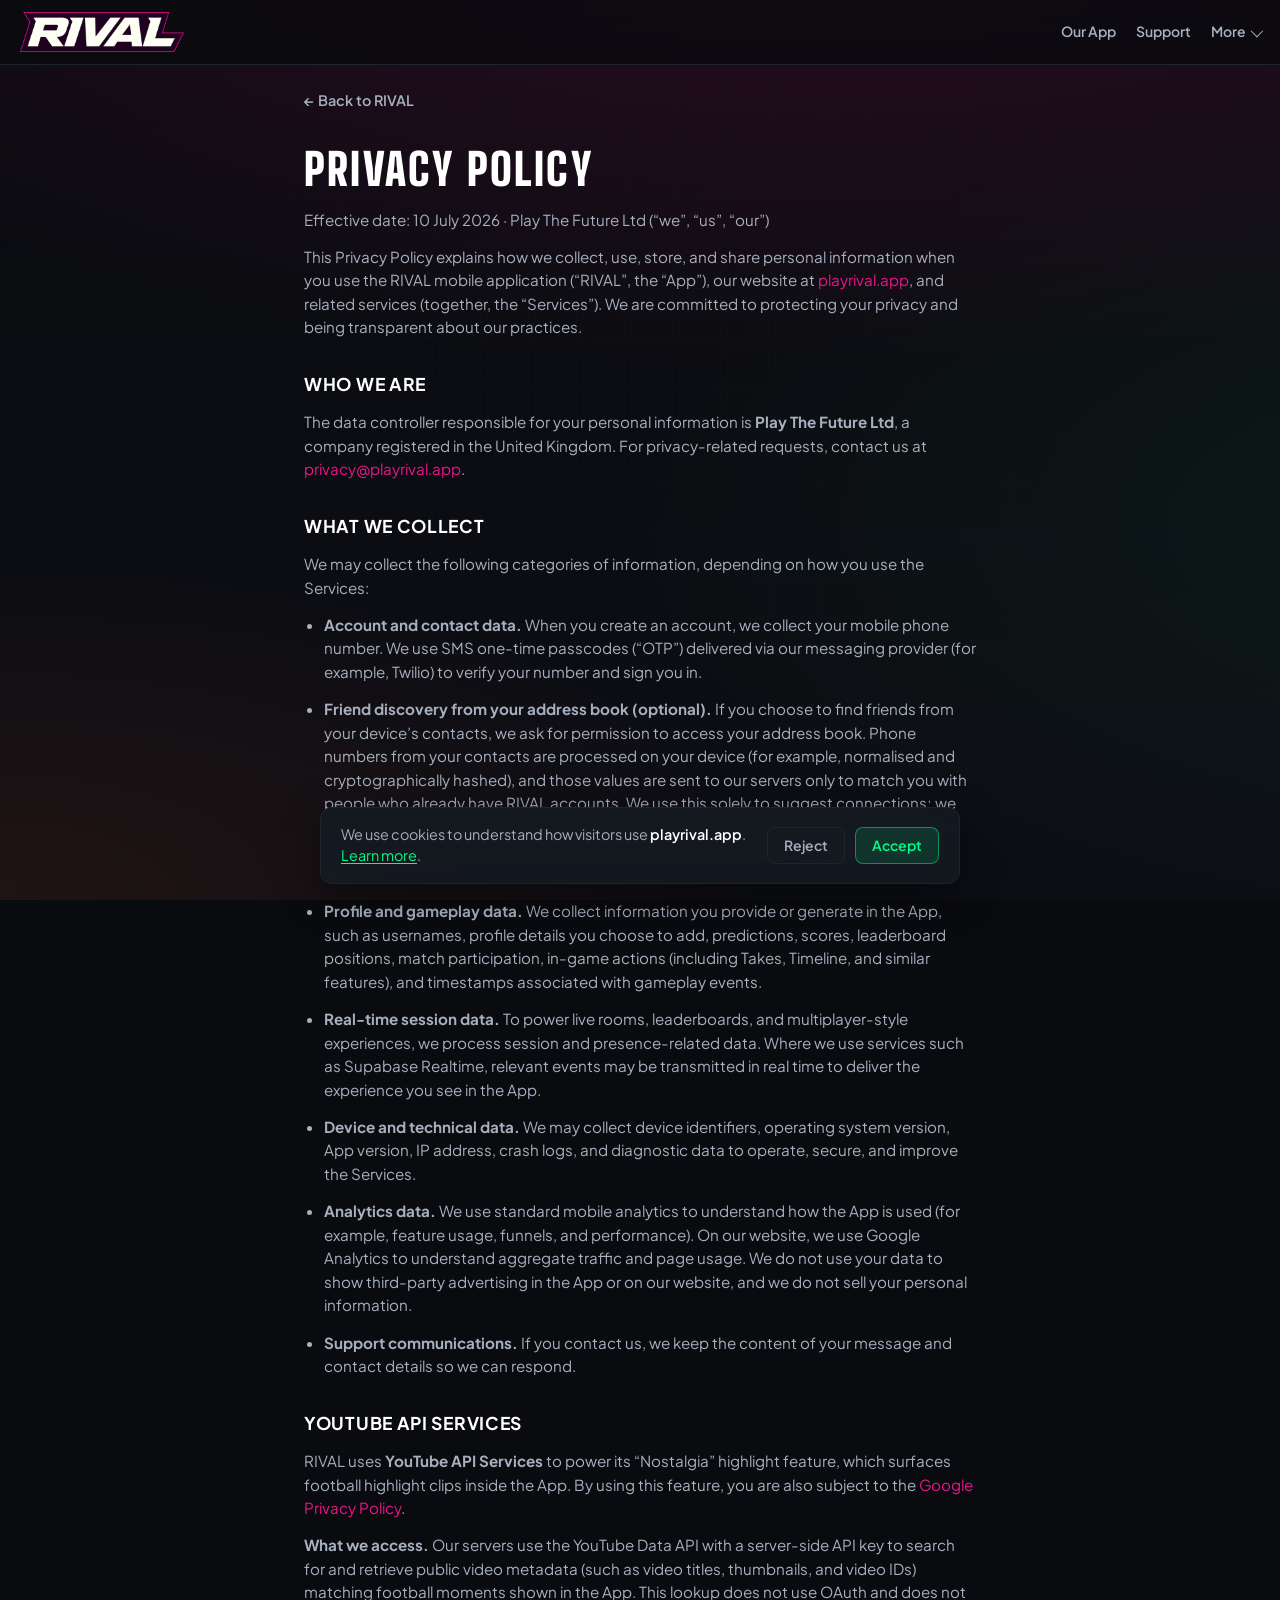
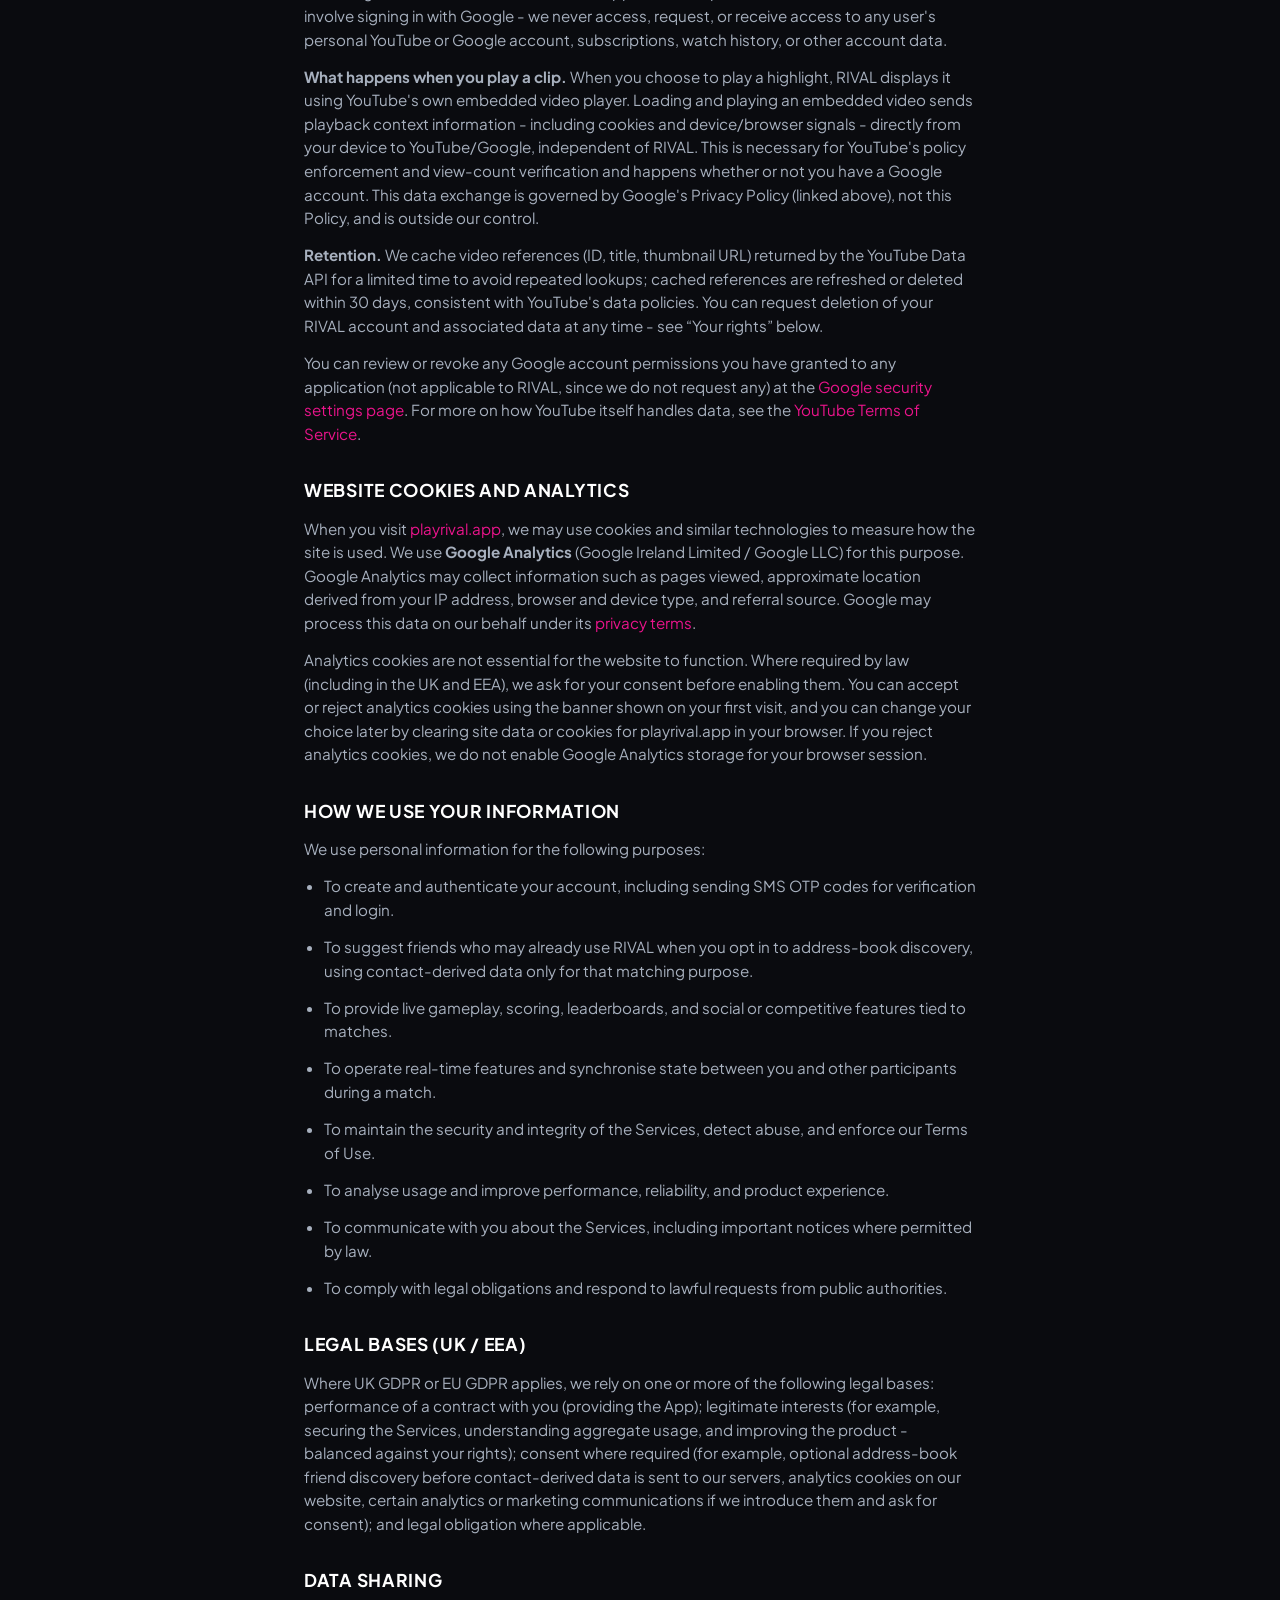
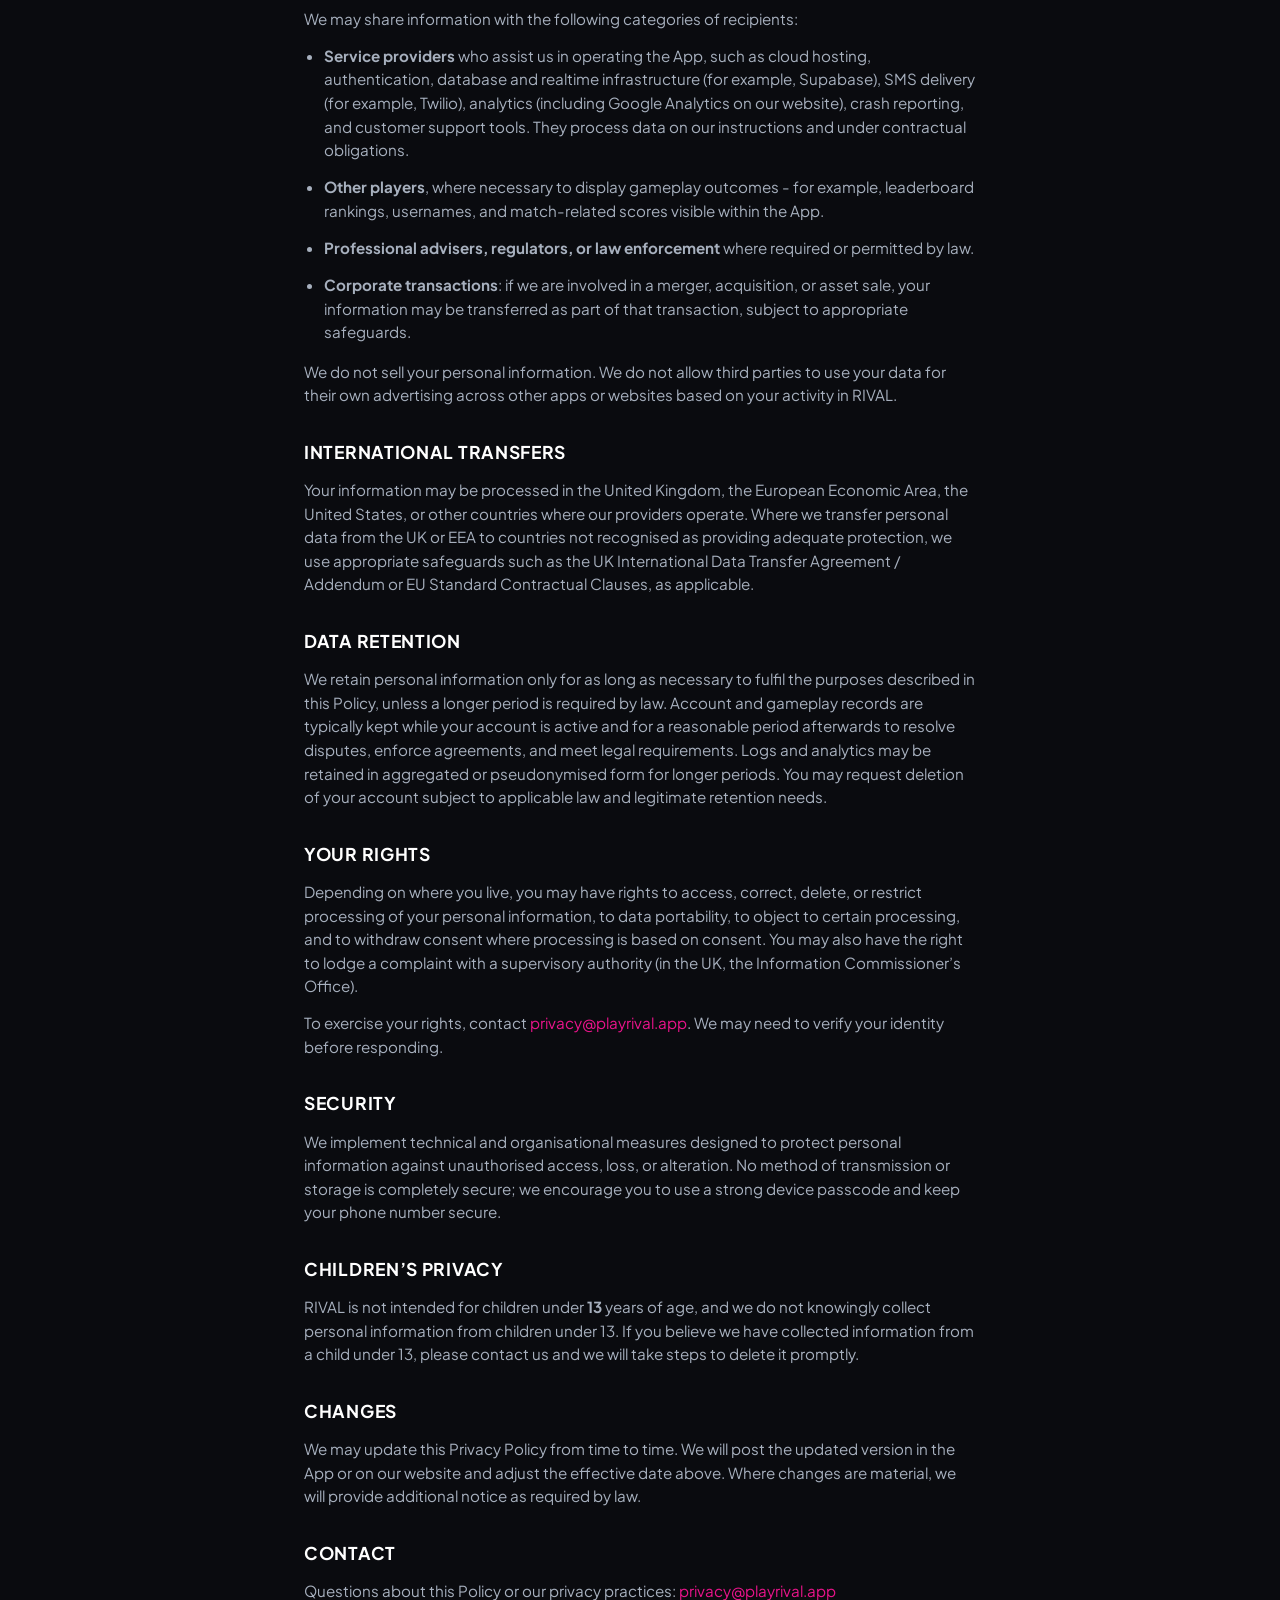
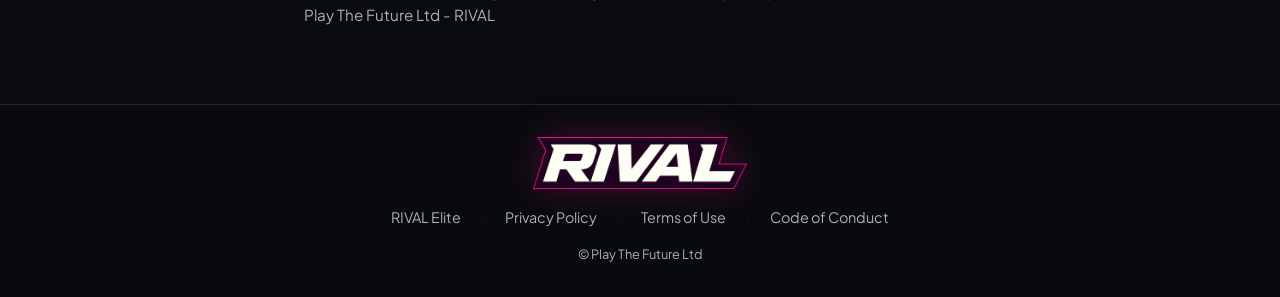
<file: privacy.html>
<!DOCTYPE html>
<html lang="en">
  <head>
    <!-- Google tag (gtag.js) — Consent Mode v2 -->
    <script async src="https://www.googletagmanager.com/gtag/js?id=G-R445NE2NSX"></script>
    <script>
      window.dataLayer = window.dataLayer || [];
      function gtag(){dataLayer.push(arguments);}
      gtag("consent", "default", {
        analytics_storage: "denied",
        ad_storage: "denied",
        ad_user_data: "denied",
        ad_personalization: "denied",
        wait_for_update: 500,
      });
      gtag("js", new Date());
      gtag("config", "G-R445NE2NSX");
    </script>
    <meta charset="utf-8" />
    <meta name="viewport" content="width=device-width, initial-scale=1" />
    <title>Privacy Policy - RIVAL</title>
    <meta name="description" content="Privacy Policy for the RIVAL mobile app, operated by Play The Future Ltd." />
    <link rel="canonical" href="https://playrival.app/privacy.html" />
    <link rel="preconnect" href="https://fonts.googleapis.com" />
    <link rel="preconnect" href="https://fonts.gstatic.com" crossorigin />
    <link rel="stylesheet" href="css/main.css?v=64" />
    <link rel="icon" href="images/rival_icon_nobg.png" type="image/png" />
  </head>
  <body>
    <div class="bg-grid" aria-hidden="true"></div>
    <div class="page-wrap">
      <header class="site-nav">
        <a class="site-nav__logo" href="/" aria-label="RIVAL home">
          <img src="images/rival_logo_horizontal.png" alt="RIVAL" width="120" height="32" />
        </a>
        <nav class="site-nav__links" aria-label="Legal">
          <a href="/rival-app/">Our App</a>
          <a href="/support/">Support</a>
          <details class="site-nav__more">
            <summary>More<span class="site-nav__more-caret" aria-hidden="true"></span></summary>
            <div class="site-nav__more-menu">
              <a href="/privacy.html" aria-current="page">Privacy</a>
              <a href="/terms.html">Terms</a>
              <a href="/code-of-conduct/">Conduct</a>
            </div>
          </details>
        </nav>
      </header>

      <article class="legal">
        <a class="back-link" href="/">← Back to RIVAL</a>
        <h1>Privacy Policy</h1>
        <p class="legal__meta">Effective date: 10 July 2026 · Play The Future Ltd (“we”, “us”, “our”)</p>

        <p>
          This Privacy Policy explains how we collect, use, store, and share personal information when you use the RIVAL mobile
          application (“RIVAL”, the “App”), our website at <a href="https://playrival.app/">playrival.app</a>, and related
          services (together, the “Services”). We are committed to protecting your privacy and being transparent about our
          practices.
        </p>

        <h2>Who we are</h2>
        <p>
          The data controller responsible for your personal information is <strong>Play The Future Ltd</strong>, a company
          registered in the United Kingdom. For privacy-related requests, contact us at
          <a href="mailto:privacy@playrival.app">privacy@playrival.app</a>.
        </p>

        <h2>What we collect</h2>
        <p>We may collect the following categories of information, depending on how you use the Services:</p>
        <ul>
          <li>
            <strong>Account and contact data.</strong> When you create an account, we collect your mobile phone number. We use
            SMS one-time passcodes (“OTP”) delivered via our messaging provider (for example, Twilio) to verify your number and
            sign you in.
          </li>
          <li>
            <strong>Friend discovery from your address book (optional).</strong> If you choose to find friends from your device’s
            contacts, we ask for permission to access your address book. Phone numbers from your contacts are processed on your
            device (for example, normalised and cryptographically hashed), and those values are sent to our servers only to match
            you with people who already have RIVAL accounts. We use this solely to suggest connections; we do not use it for
            marketing, we do not sell it, and we do not build a contacts database for unrelated purposes. You can use RIVAL
            without using this feature or granting contacts access.
          </li>
          <li>
            <strong>Profile and gameplay data.</strong> We collect information you provide or generate in the App, such as
            usernames, profile details you choose to add, predictions, scores, leaderboard positions, match participation,
            in-game actions (including Takes, Timeline, and similar features), and timestamps associated with gameplay events.
          </li>
          <li>
            <strong>Real-time session data.</strong> To power live rooms, leaderboards, and multiplayer-style experiences, we
            process session and presence-related data. Where we use services such as Supabase Realtime, relevant events may be
            transmitted in real time to deliver the experience you see in the App.
          </li>
          <li>
            <strong>Device and technical data.</strong> We may collect device identifiers, operating system version, App version,
            IP address, crash logs, and diagnostic data to operate, secure, and improve the Services.
          </li>
          <li>
            <strong>Analytics data.</strong> We use standard mobile analytics to understand how the App is used (for example,
            feature usage, funnels, and performance). On our website, we use Google Analytics to understand aggregate traffic and
            page usage. We do not use your data to show third-party advertising in the App or on our website, and we do not sell
            your personal information.
          </li>
          <li>
            <strong>Support communications.</strong> If you contact us, we keep the content of your message and contact details so
            we can respond.
          </li>
        </ul>

        <h2 id="youtube">YouTube API Services</h2>
        <p>
          RIVAL uses <strong>YouTube API Services</strong> to power its “Nostalgia” highlight feature, which surfaces football
          highlight clips inside the App. By using this feature, you are also subject to the
          <a href="https://policies.google.com/privacy" rel="noopener noreferrer" target="_blank">Google Privacy Policy</a>.
        </p>
        <p>
          <strong>What we access.</strong> Our servers use the YouTube Data API with a server-side API key to search for and
          retrieve public video metadata (such as video titles, thumbnails, and video IDs) matching football moments shown in
          the App. This lookup does not use OAuth and does not involve signing in with Google - we never access, request, or
          receive access to any user's personal YouTube or Google account, subscriptions, watch history, or other account
          data.
        </p>
        <p>
          <strong>What happens when you play a clip.</strong> When you choose to play a highlight, RIVAL displays it using
          YouTube's own embedded video player. Loading and playing an embedded video sends playback context information -
          including cookies and device/browser signals - directly from your device to YouTube/Google, independent of RIVAL.
          This is necessary for YouTube's policy enforcement and view-count verification and happens whether or not you have a
          Google account. This data exchange is governed by Google's Privacy Policy (linked above), not this Policy, and is
          outside our control.
        </p>
        <p>
          <strong>Retention.</strong> We cache video references (ID, title, thumbnail URL) returned by the YouTube Data API for
          a limited time to avoid repeated lookups; cached references are refreshed or deleted within 30 days, consistent with
          YouTube's data policies. You can request deletion of your RIVAL account and associated data at any time - see
          “Your rights” below.
        </p>
        <p>
          You can review or revoke any Google account permissions you have granted to any application (not applicable to
          RIVAL, since we do not request any) at the
          <a href="https://security.google.com/settings/security/permissions" rel="noopener noreferrer" target="_blank"
            >Google security settings page</a
          >. For more on how YouTube itself handles data, see the
          <a href="https://www.youtube.com/t/terms" rel="noopener noreferrer" target="_blank">YouTube Terms of Service</a>.
        </p>

        <h2 id="cookies">Website cookies and analytics</h2>
        <p>
          When you visit <a href="https://playrival.app/">playrival.app</a>, we may use cookies and similar technologies to
          measure how the site is used. We use <strong>Google Analytics</strong> (Google Ireland Limited / Google LLC) for this
          purpose. Google Analytics may collect information such as pages viewed, approximate location derived from your IP
          address, browser and device type, and referral source. Google may process this data on our behalf under its
          <a href="https://business.safety.google/privacy/" rel="noopener noreferrer" target="_blank">privacy terms</a>.
        </p>
        <p>
          Analytics cookies are not essential for the website to function. Where required by law (including in the UK and EEA), we
          ask for your consent before enabling them. You can accept or reject analytics cookies using the banner shown on your first
          visit, and you can change your choice later by clearing site data or cookies for playrival.app in your browser. If you
          reject analytics cookies, we do not enable Google Analytics storage for your browser session.
        </p>

        <h2>How we use your information</h2>
        <p>We use personal information for the following purposes:</p>
        <ul>
          <li>To create and authenticate your account, including sending SMS OTP codes for verification and login.</li>
          <li>
            To suggest friends who may already use RIVAL when you opt in to address-book discovery, using contact-derived data
            only for that matching purpose.
          </li>
          <li>To provide live gameplay, scoring, leaderboards, and social or competitive features tied to matches.</li>
          <li>To operate real-time features and synchronise state between you and other participants during a match.</li>
          <li>To maintain the security and integrity of the Services, detect abuse, and enforce our Terms of Use.</li>
          <li>To analyse usage and improve performance, reliability, and product experience.</li>
          <li>To communicate with you about the Services, including important notices where permitted by law.</li>
          <li>To comply with legal obligations and respond to lawful requests from public authorities.</li>
        </ul>

        <h2>Legal bases (UK / EEA)</h2>
        <p>
          Where UK GDPR or EU GDPR applies, we rely on one or more of the following legal bases: performance of a contract with
          you (providing the App); legitimate interests (for example, securing the Services, understanding aggregate usage, and
          improving the product - balanced against your rights); consent where required (for example, optional address-book friend
          discovery before contact-derived data is sent to our servers, analytics cookies on our website, certain analytics or
          marketing communications if we introduce them and ask for consent); and legal obligation where applicable.
        </p>

        <h2>Data sharing</h2>
        <p>We may share information with the following categories of recipients:</p>
        <ul>
          <li>
            <strong>Service providers</strong> who assist us in operating the App, such as cloud hosting, authentication,
            database and realtime infrastructure (for example, Supabase), SMS delivery (for example, Twilio), analytics (including
            Google Analytics on our website), crash reporting, and customer support tools. They process data on our instructions
            and under contractual obligations.
          </li>
          <li>
            <strong>Other players</strong>, where necessary to display gameplay outcomes - for example, leaderboard rankings,
            usernames, and match-related scores visible within the App.
          </li>
          <li>
            <strong>Professional advisers, regulators, or law enforcement</strong> where required or permitted by law.
          </li>
          <li>
            <strong>Corporate transactions</strong>: if we are involved in a merger, acquisition, or asset sale, your information
            may be transferred as part of that transaction, subject to appropriate safeguards.
          </li>
        </ul>
        <p>
          We do not sell your personal information. We do not allow third parties to use your data for their own advertising
          across other apps or websites based on your activity in RIVAL.
        </p>

        <h2>International transfers</h2>
        <p>
          Your information may be processed in the United Kingdom, the European Economic Area, the United States, or other
          countries where our providers operate. Where we transfer personal data from the UK or EEA to countries not recognised
          as providing adequate protection, we use appropriate safeguards such as the UK International Data Transfer Agreement /
          Addendum or EU Standard Contractual Clauses, as applicable.
        </p>

        <h2>Data retention</h2>
        <p>
          We retain personal information only for as long as necessary to fulfil the purposes described in this Policy, unless a
          longer period is required by law. Account and gameplay records are typically kept while your account is active and for a
          reasonable period afterwards to resolve disputes, enforce agreements, and meet legal requirements. Logs and analytics
          may be retained in aggregated or pseudonymised form for longer periods. You may request deletion of your account
          subject to applicable law and legitimate retention needs.
        </p>

        <h2>Your rights</h2>
        <p>
          Depending on where you live, you may have rights to access, correct, delete, or restrict processing of your personal
          information, to data portability, to object to certain processing, and to withdraw consent where processing is based on
          consent. You may also have the right to lodge a complaint with a supervisory authority (in the UK, the Information
          Commissioner’s Office).
        </p>
        <p>
          To exercise your rights, contact <a href="mailto:privacy@playrival.app">privacy@playrival.app</a>. We may need to verify
          your identity before responding.
        </p>

        <h2>Security</h2>
        <p>
          We implement technical and organisational measures designed to protect personal information against unauthorised access,
          loss, or alteration. No method of transmission or storage is completely secure; we encourage you to use a strong device
          passcode and keep your phone number secure.
        </p>

        <h2>Children’s privacy</h2>
        <p>
          RIVAL is not intended for children under <strong>13</strong> years of age, and we do not knowingly collect personal
          information from children under 13. If you believe we have collected information from a child under 13, please contact
          us and we will take steps to delete it promptly.
        </p>

        <h2>Changes</h2>
        <p>
          We may update this Privacy Policy from time to time. We will post the updated version in the App or on our website and
          adjust the effective date above. Where changes are material, we will provide additional notice as required by law.
        </p>

        <h2>Contact</h2>
        <p>
          Questions about this Policy or our privacy practices:
          <a href="mailto:privacy@playrival.app">privacy@playrival.app</a><br />
          Play The Future Ltd - RIVAL
        </p>
      </article>

      <footer class="site-footer">
        <img
          class="site-footer__logo"
          src="images/rival_logo_horizontal.png"
          alt="RIVAL"
          width="200"
          height="53"
          decoding="async"
        />
        <div class="site-footer__links">
          <a href="/elite/">RIVAL Elite</a>
          <span style="color: var(--border)" aria-hidden="true">·</span>
          <a href="/privacy.html" aria-current="page">Privacy Policy</a>
          <span style="color: var(--border)" aria-hidden="true">·</span>
          <a href="/terms.html">Terms of Use</a>
          <span style="color: var(--border)" aria-hidden="true">·</span>
          <a href="/code-of-conduct/">Code of Conduct</a>
        </div>
        <p class="site-footer__legal">© Play The Future Ltd</p>
      </footer>
    </div>
    <script defer src="js/analytics.js?v=36"></script>
  </body>
</html>
</file>
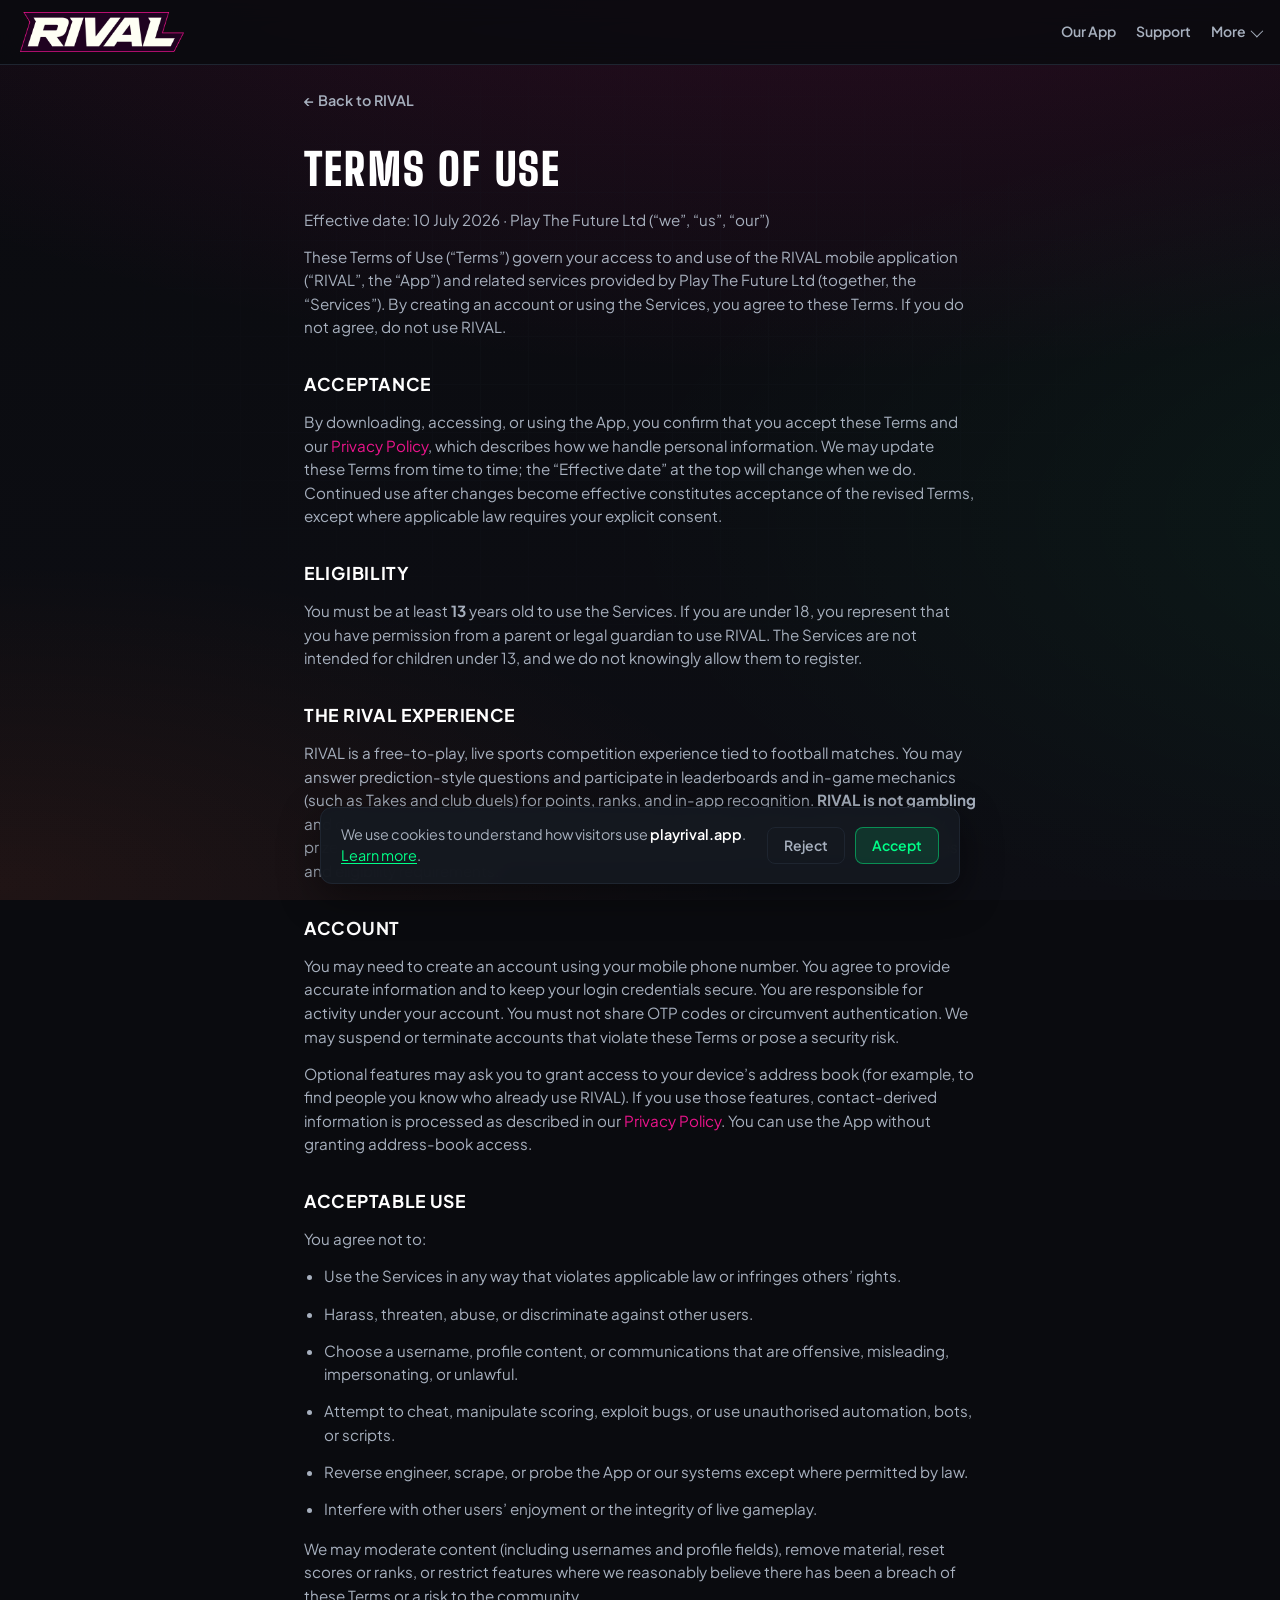
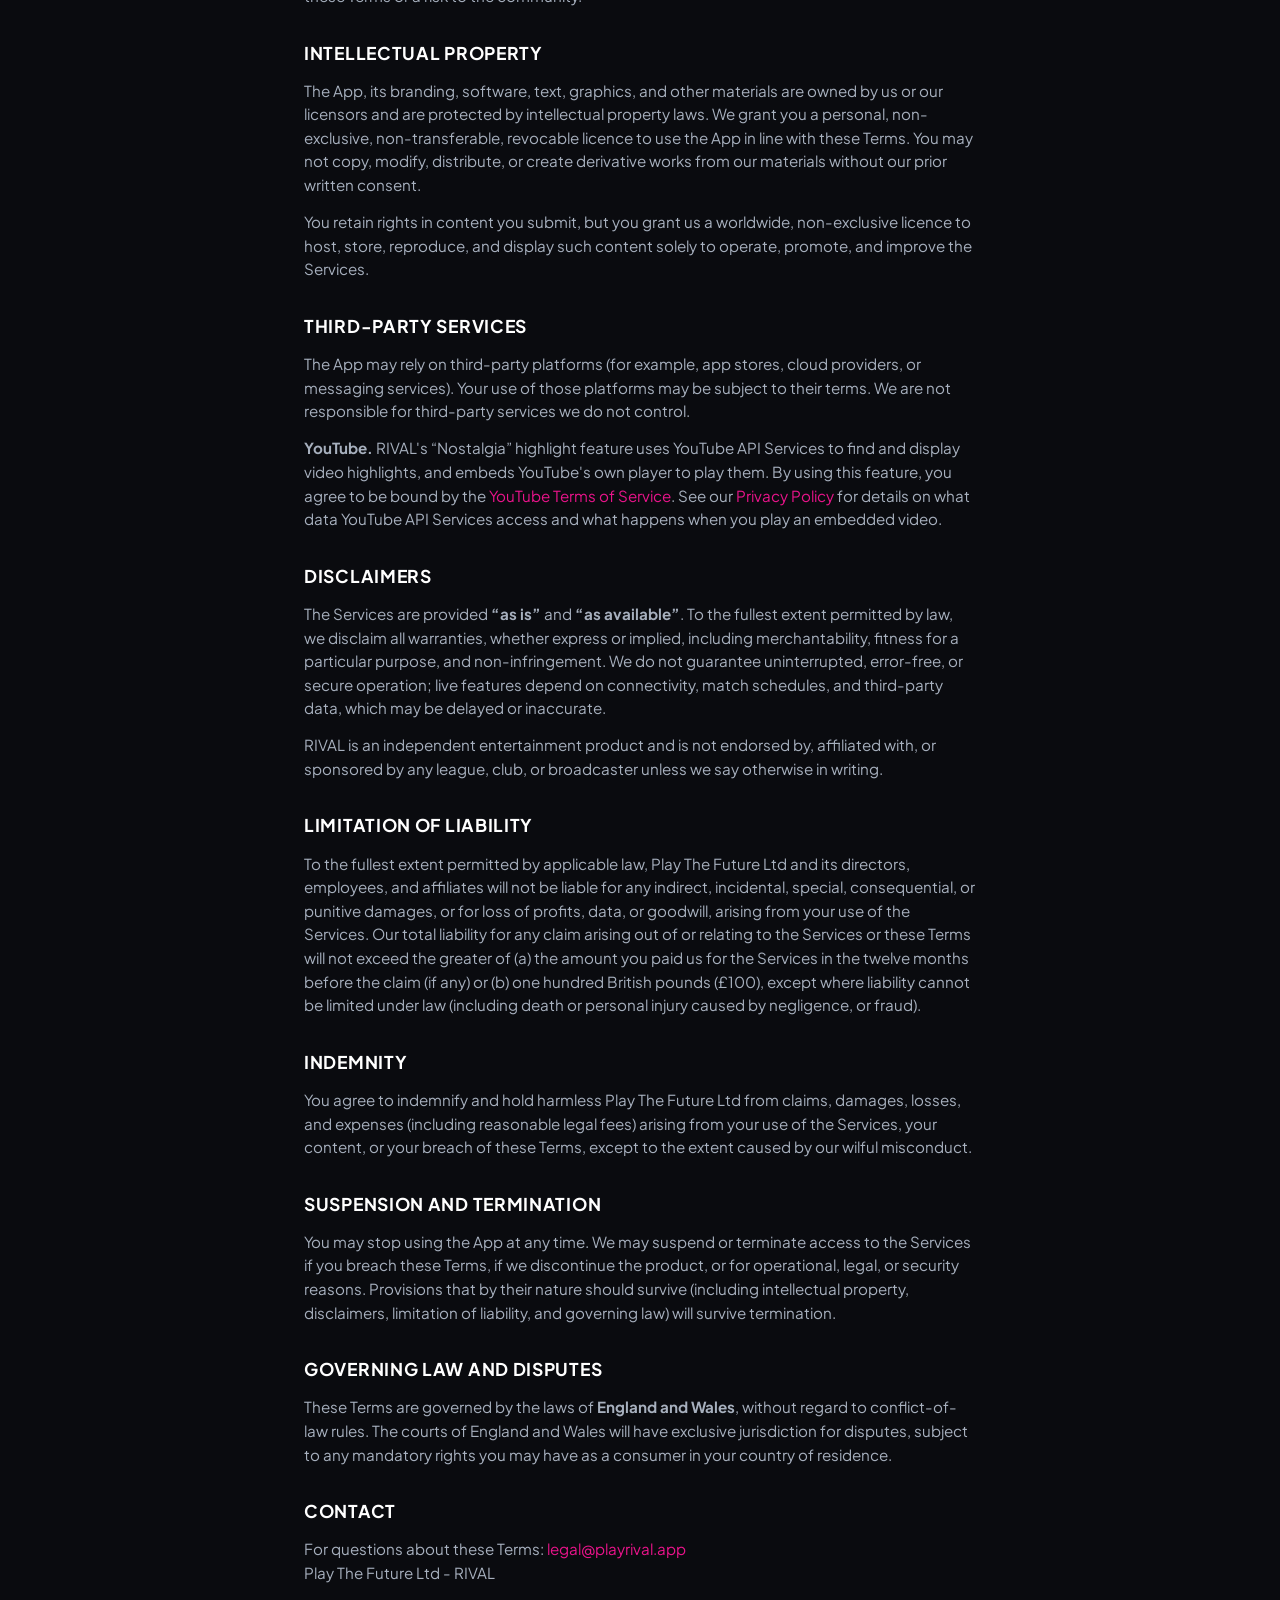
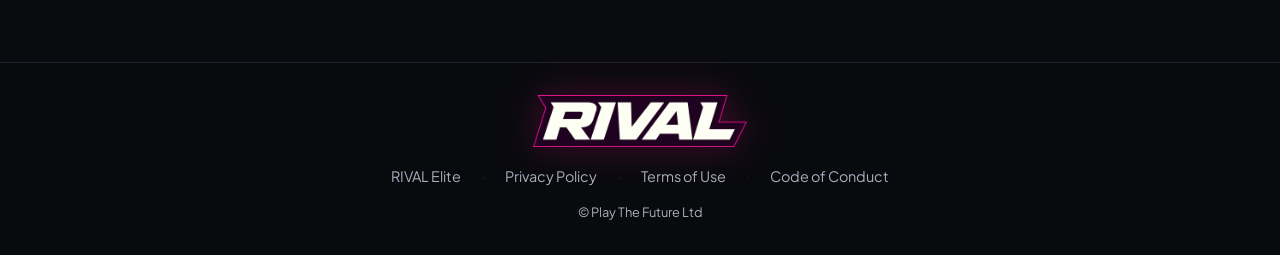
<file: terms.html>
<!DOCTYPE html>
<html lang="en">
  <head>
    <!-- Google tag (gtag.js) — Consent Mode v2 -->
    <script async src="https://www.googletagmanager.com/gtag/js?id=G-R445NE2NSX"></script>
    <script>
      window.dataLayer = window.dataLayer || [];
      function gtag(){dataLayer.push(arguments);}
      gtag("consent", "default", {
        analytics_storage: "denied",
        ad_storage: "denied",
        ad_user_data: "denied",
        ad_personalization: "denied",
        wait_for_update: 500,
      });
      gtag("js", new Date());
      gtag("config", "G-R445NE2NSX");
    </script>
    <meta charset="utf-8" />
    <meta name="viewport" content="width=device-width, initial-scale=1" />
    <title>Terms of Use - RIVAL</title>
    <meta name="description" content="Terms of Use for the RIVAL mobile app, operated by Play The Future Ltd." />
    <link rel="canonical" href="https://playrival.app/terms.html" />
    <link rel="preconnect" href="https://fonts.googleapis.com" />
    <link rel="preconnect" href="https://fonts.gstatic.com" crossorigin />
    <link rel="stylesheet" href="css/main.css?v=64" />
    <link rel="icon" href="images/rival_icon_nobg.png" type="image/png" />
  </head>
  <body>
    <div class="bg-grid" aria-hidden="true"></div>
    <div class="page-wrap">
      <header class="site-nav">
        <a class="site-nav__logo" href="/" aria-label="RIVAL home">
          <img src="images/rival_logo_horizontal.png" alt="RIVAL" width="120" height="32" />
        </a>
        <nav class="site-nav__links" aria-label="Legal">
          <a href="/rival-app/">Our App</a>
          <a href="/support/">Support</a>
          <details class="site-nav__more">
            <summary>More<span class="site-nav__more-caret" aria-hidden="true"></span></summary>
            <div class="site-nav__more-menu">
              <a href="/privacy.html">Privacy</a>
              <a href="/terms.html" aria-current="page">Terms</a>
              <a href="/code-of-conduct/">Conduct</a>
            </div>
          </details>
        </nav>
      </header>

      <article class="legal">
        <a class="back-link" href="/">← Back to RIVAL</a>
        <h1>Terms of Use</h1>
        <p class="legal__meta">Effective date: 10 July 2026 · Play The Future Ltd (“we”, “us”, “our”)</p>

        <p>
          These Terms of Use (“Terms”) govern your access to and use of the RIVAL mobile application (“RIVAL”, the “App”) and
          related services provided by Play The Future Ltd (together, the “Services”). By creating an account or using the
          Services, you agree to these Terms. If you do not agree, do not use RIVAL.
        </p>

        <h2>Acceptance</h2>
        <p>
          By downloading, accessing, or using the App, you confirm that you accept these Terms and our
          <a href="/privacy.html">Privacy Policy</a>, which describes how we handle personal information. We may update these
          Terms from time to time; the “Effective date” at the top will change when we do. Continued use after changes become
          effective constitutes acceptance of the revised Terms, except where applicable law requires your explicit consent.
        </p>

        <h2>Eligibility</h2>
        <p>
          You must be at least <strong>13</strong> years old to use the Services. If you are under 18, you represent that you
          have permission from a parent or legal guardian to use RIVAL. The Services are not intended for children under 13, and
          we do not knowingly allow them to register.
        </p>

        <h2>The RIVAL experience</h2>
        <p>
          RIVAL is a free-to-play, live sports competition experience tied to football matches. You may answer prediction-style
          questions and participate in leaderboards and in-game mechanics (such as Takes and club duels) for points, ranks, and in-app
          recognition. <strong>RIVAL is not gambling</strong> and does not involve staking or winning real money. At launch, we do
          not offer real-money prizes; any future promotions would be described separately and subject to additional rules and
          eligibility requirements.
        </p>

        <h2>Account</h2>
        <p>
          You may need to create an account using your mobile phone number. You agree to provide accurate information and to keep
          your login credentials secure. You are responsible for activity under your account. You must not share OTP codes or
          circumvent authentication. We may suspend or terminate accounts that violate these Terms or pose a security risk.
        </p>
        <p>
          Optional features may ask you to grant access to your device’s address book (for example, to find people you know who
          already use RIVAL). If you use those features, contact-derived information is processed as described in our
          <a href="/privacy.html">Privacy Policy</a>. You can use the App without granting address-book access.
        </p>

        <h2>Acceptable use</h2>
        <p>You agree not to:</p>
        <ul>
          <li>Use the Services in any way that violates applicable law or infringes others’ rights.</li>
          <li>Harass, threaten, abuse, or discriminate against other users.</li>
          <li>Choose a username, profile content, or communications that are offensive, misleading, impersonating, or unlawful.</li>
          <li>Attempt to cheat, manipulate scoring, exploit bugs, or use unauthorised automation, bots, or scripts.</li>
          <li>Reverse engineer, scrape, or probe the App or our systems except where permitted by law.</li>
          <li>Interfere with other users’ enjoyment or the integrity of live gameplay.</li>
        </ul>
        <p>
          We may moderate content (including usernames and profile fields), remove material, reset scores or ranks, or restrict
          features where we reasonably believe there has been a breach of these Terms or a risk to the community.
        </p>

        <h2>Intellectual property</h2>
        <p>
          The App, its branding, software, text, graphics, and other materials are owned by us or our licensors and are protected
          by intellectual property laws. We grant you a personal, non-exclusive, non-transferable, revocable licence to use the App
          in line with these Terms. You may not copy, modify, distribute, or create derivative works from our materials without our
          prior written consent.
        </p>
        <p>
          You retain rights in content you submit, but you grant us a worldwide, non-exclusive licence to host, store, reproduce,
          and display such content solely to operate, promote, and improve the Services.
        </p>

        <h2>Third-party services</h2>
        <p>
          The App may rely on third-party platforms (for example, app stores, cloud providers, or messaging services). Your use
          of those platforms may be subject to their terms. We are not responsible for third-party services we do not control.
        </p>
        <p>
          <strong>YouTube.</strong> RIVAL's “Nostalgia” highlight feature uses YouTube API Services to find and display video
          highlights, and embeds YouTube's own player to play them. By using this feature, you agree to be bound by the
          <a href="https://www.youtube.com/t/terms" rel="noopener noreferrer" target="_blank">YouTube Terms of Service</a>. See
          our <a href="/privacy.html#youtube">Privacy Policy</a> for details on what data YouTube API Services access and what
          happens when you play an embedded video.
        </p>

        <h2>Disclaimers</h2>
        <p>
          The Services are provided <strong>“as is”</strong> and <strong>“as available”</strong>. To the fullest extent permitted
          by law, we disclaim all warranties, whether express or implied, including merchantability, fitness for a particular
          purpose, and non-infringement. We do not guarantee uninterrupted, error-free, or secure operation; live features depend
          on connectivity, match schedules, and third-party data, which may be delayed or inaccurate.
        </p>
        <p>
          RIVAL is an independent entertainment product and is not endorsed by, affiliated with, or sponsored by any league, club,
          or broadcaster unless we say otherwise in writing.
        </p>

        <h2>Limitation of liability</h2>
        <p>
          To the fullest extent permitted by applicable law, Play The Future Ltd and its directors, employees, and affiliates will
          not be liable for any indirect, incidental, special, consequential, or punitive damages, or for loss of profits, data,
          or goodwill, arising from your use of the Services. Our total liability for any claim arising out of or relating to the
          Services or these Terms will not exceed the greater of (a) the amount you paid us for the Services in the twelve months
          before the claim (if any) or (b) one hundred British pounds (£100), except where liability cannot be limited under law
          (including death or personal injury caused by negligence, or fraud).
        </p>

        <h2>Indemnity</h2>
        <p>
          You agree to indemnify and hold harmless Play The Future Ltd from claims, damages, losses, and expenses (including
          reasonable legal fees) arising from your use of the Services, your content, or your breach of these Terms, except to the
          extent caused by our wilful misconduct.
        </p>

        <h2>Suspension and termination</h2>
        <p>
          You may stop using the App at any time. We may suspend or terminate access to the Services if you breach these Terms, if
          we discontinue the product, or for operational, legal, or security reasons. Provisions that by their nature should
          survive (including intellectual property, disclaimers, limitation of liability, and governing law) will survive
          termination.
        </p>

        <h2>Governing law and disputes</h2>
        <p>
          These Terms are governed by the laws of <strong>England and Wales</strong>, without regard to conflict-of-law rules.
          The courts of England and Wales will have exclusive jurisdiction for disputes, subject to any mandatory rights you may
          have as a consumer in your country of residence.
        </p>

        <h2>Contact</h2>
        <p>
          For questions about these Terms:
          <a href="mailto:legal@playrival.app">legal@playrival.app</a><br />
          Play The Future Ltd - RIVAL
        </p>
      </article>

      <footer class="site-footer">
        <img
          class="site-footer__logo"
          src="images/rival_logo_horizontal.png"
          alt="RIVAL"
          width="200"
          height="53"
          decoding="async"
        />
        <div class="site-footer__links">
          <a href="/elite/">RIVAL Elite</a>
          <span style="color: var(--border)" aria-hidden="true">·</span>
          <a href="/privacy.html">Privacy Policy</a>
          <span style="color: var(--border)" aria-hidden="true">·</span>
          <a href="/terms.html" aria-current="page">Terms of Use</a>
          <span style="color: var(--border)" aria-hidden="true">·</span>
          <a href="/code-of-conduct/">Code of Conduct</a>
        </div>
        <p class="site-footer__legal">© Play The Future Ltd</p>
      </footer>
    </div>
    <script defer src="js/analytics.js?v=36"></script>
  </body>
</html>
</file>
<file: css/main.css>
/* RIVAL — playrival.app */

/* Webfonts: the single source of truth for typeface loading.
   Change fonts here only — do not add font <link> tags to individual
   pages. Keep the weights list in sync with the font-weight values
   actually used with --font-display / --font-body below. */
@import url("https://fonts.googleapis.com/css2?family=Big+Shoulders+Display:wght@700;800;900&family=Plus+Jakarta+Sans:ital,wght@0,400;0,500;0,600;0,700;0,800;1,400&display=swap");

:root {
  --bg: #0a0b0f;
  --surface: #141820;
  --border: #1e2530;
  --text: #ffffff;
  --muted: #a7b0be;
  --primary: #ea148b;
  --neon: #00ff88;
  --danger: #ff4d4f;
  --orange: #ff5a1f;
  --gold: #ffd700;
  --font-display: "Big Shoulders Display", "Impact", system-ui, sans-serif;
  --font-body: "Plus Jakarta Sans", system-ui, sans-serif;
  --radius: 12px;
  --glow-pink: 0 0 40px rgba(234, 20, 139, 0.35);
  --glow-green: 0 0 32px rgba(0, 255, 136, 0.25);
}

/* Subtle global motion (honours reduced-motion below) */
@keyframes nav-enter {
  from {
    opacity: 0;
    transform: translateY(-16px);
  }
  to {
    opacity: 1;
    transform: translateY(0);
  }
}

@keyframes bg-grid-drift {
  to {
    background-position: 48px 48px, 48px 48px;
  }
}

@keyframes hero-aurora-drift {
  0% {
    transform: translate(0%, 0%) scale(1);
    opacity: 0.78;
  }
  33% {
    transform: translate(3.5%, -2.5%) scale(1.04);
    opacity: 0.92;
  }
  66% {
    transform: translate(-2%, 2.5%) scale(1.02);
    opacity: 0.85;
  }
  100% {
    transform: translate(1.5%, 0.5%) scale(1.03);
    opacity: 0.88;
  }
}

@keyframes hero-pattern-drift {
  0% {
    background-position: 0 0, 0 0;
  }
  100% {
    background-position: 0 0, 28px 28px;
  }
}

@keyframes mockup-drift-y {
  0%,
  100% {
    transform: translateY(0);
  }
  50% {
    transform: translateY(-6px);
  }
}

@keyframes site-galaxy-mesh {
  0%, 100% {
    background-position: 50% -18%, 100% 48%, 0% 82%, 0 0;
  }
  50% {
    background-position: 44% -12%, 88% 54%, 10% 72%, 0 0;
  }
}

@keyframes brand-star-drift {
  0% {
    transform: translate3d(0, 0, 0) rotate(-10deg) scale(1);
  }
  33% {
    transform: translate3d(28px, -34px, 0) rotate(7deg) scale(1.08);
  }
  66% {
    transform: translate3d(-22px, 24px, 0) rotate(14deg) scale(0.96);
  }
  100% {
    transform: translate3d(0, 0, 0) rotate(-10deg) scale(1);
  }
}

@media (prefers-reduced-motion: reduce) {
  .bg-grid,
  .site-brand-stars img {
    animation: none !important;
  }

  .bg-grid::after,
  .hero__backdrop::before,
  .hero__backdrop::after,
  .hero__mockup img {
    animation: none !important;
  }
}

*,
*::before,
*::after {
  box-sizing: border-box;
}

html {
  scroll-behavior: smooth;
}

body {
  margin: 0;
  font-family: var(--font-body);
  font-size: 1rem;
  line-height: 1.55;
  color: var(--text);
  background: var(--bg);
  position: relative;
  overflow-x: hidden;
  -webkit-font-smoothing: antialiased;
}

img {
  max-width: 100%;
  height: auto;
  display: block;
}

a {
  color: var(--primary);
  text-decoration: none;
}

a:hover {
  text-decoration: underline;
}

/* Background atmosphere */
.bg-grid {
  position: fixed;
  inset: 0;
  pointer-events: none;
  z-index: 0;
  background:
    radial-gradient(ellipse 80% 50% at 50% -18%, rgba(234, 20, 139, 0.18), transparent),
    radial-gradient(ellipse 60% 40% at 100% 48%, rgba(0, 255, 136, 0.06), transparent),
    radial-gradient(ellipse 50% 30% at 0% 82%, rgba(255, 90, 31, 0.08), transparent),
    linear-gradient(180deg, var(--bg) 0%, #0d0e14 100%);
  background-size: 130% 130%, 120% 120%, 120% 120%, 100% 100%;
  animation: site-galaxy-mesh 22s ease-in-out infinite;
}

.bg-grid::after {
  content: "";
  position: absolute;
  inset: 0;
  background-image:
    linear-gradient(var(--border) 1px, transparent 1px),
    linear-gradient(90deg, var(--border) 1px, transparent 1px);
  background-size: 48px 48px;
  background-position: 0 0, 0 0;
  opacity: 0.12;
  mask-image: radial-gradient(ellipse 70% 60% at 50% 40%, black 20%, transparent 70%);
  animation: bg-grid-drift 36s linear infinite;
}

.site-brand-stars {
  position: absolute;
  top: 0;
  left: 0;
  right: 0;
  bottom: 0;
  pointer-events: none;
  z-index: 0;
  overflow: hidden;
}

.site-brand-stars img {
  position: absolute;
  left: var(--star-x);
  top: var(--star-y);
  width: var(--star-size);
  height: auto;
  opacity: 0.16;
  filter:
    blur(0.15px)
    drop-shadow(0 0 16px rgba(234, 20, 139, 0.55));
  mix-blend-mode: screen;
  animation: brand-star-drift var(--star-duration) ease-in-out infinite;
  animation-delay: var(--star-delay);
}

.page-wrap {
  position: relative;
  z-index: 1;
  min-height: 100vh;
}

/* Nav */
.site-nav {
  position: fixed;
  top: 0;
  left: 0;
  right: 0;
  z-index: 100;
  display: flex;
  align-items: center;
  justify-content: space-between;
  flex-wrap: nowrap;
  gap: 0.75rem;
  padding: 0.75rem 1.25rem;
  background: rgba(10, 11, 15, 0.85);
  backdrop-filter: blur(12px);
  border-bottom: 1px solid var(--border);
}

.site-nav__logo {
  display: flex;
  align-items: center;
  gap: 0.5rem;
  flex: none;
  min-width: 0;
}

.site-nav__logo img {
  height: clamp(26px, 4.5vw, 40px);
  width: auto;
  flex: none;
}

.site-nav__links {
  display: flex;
  align-items: center;
  gap: 1.25rem;
  font-size: 0.875rem;
  font-weight: 600;
  white-space: nowrap;
}

.site-nav__links a {
  color: var(--muted);
}

.site-nav__links a:hover {
  color: var(--text);
  text-decoration: none;
}

/* "More" overflow menu (Privacy / Terms / Conduct) */
.site-nav__more {
  position: relative;
}

.site-nav__more > summary {
  display: flex;
  align-items: center;
  gap: 0.3rem;
  color: var(--muted);
  cursor: pointer;
  list-style: none;
}

.site-nav__more > summary::-webkit-details-marker {
  display: none;
}

.site-nav__more > summary:hover,
.site-nav__more[open] > summary {
  color: var(--text);
}

.site-nav__more-caret {
  width: 9px;
  height: 9px;
  border-right: 1.5px solid currentColor;
  border-bottom: 1.5px solid currentColor;
  transform: rotate(45deg) translateY(-2px);
  transition: transform 0.15s ease;
}

.site-nav__more[open] .site-nav__more-caret {
  transform: rotate(-135deg) translateY(1px);
}

.site-nav__more-menu {
  position: absolute;
  top: calc(100% + 0.75rem);
  right: 0;
  display: flex;
  flex-direction: column;
  gap: 0.1rem;
  min-width: 140px;
  padding: 0.5rem;
  background: rgba(20, 24, 32, 0.98);
  border: 1px solid var(--border);
  border-radius: var(--radius);
  box-shadow: 0 16px 40px rgba(0, 0, 0, 0.45);
  white-space: nowrap;
}

.site-nav__more-menu a {
  padding: 0.5rem 0.6rem;
  border-radius: 8px;
}

.site-nav__more-menu a:hover {
  background: rgba(255, 255, 255, 0.06);
}

@media (max-width: 480px) {
  .site-nav {
    padding: 0.65rem 1rem;
    gap: 0.5rem;
  }

  .site-nav__links {
    gap: 0.85rem;
    font-size: 0.8rem;
  }
}

/* Hero */
.hero {
  min-height: 72vh;
  min-height: 72dvh;
  display: flex;
  flex-direction: column;
  justify-content: center;
  align-items: center;
  text-align: center;
  padding: 5rem 1.25rem 2rem;
  position: relative;
  overflow: hidden;
}

/* Hero-only: soft futuristic mesh + pattern (no logo — avoids clashing with mark) */
.hero__backdrop {
  position: absolute;
  inset: 0;
  pointer-events: none;
  z-index: 0;
  overflow: hidden;
  background: conic-gradient(
    from 210deg at 50% 85%,
    rgba(234, 20, 139, 0.04) 0deg,
    transparent 55deg,
    rgba(0, 255, 136, 0.03) 120deg,
    transparent 200deg,
    rgba(255, 90, 31, 0.025) 280deg,
    transparent 360deg
  );
}

.hero__backdrop::before {
  content: "";
  position: absolute;
  inset: -25% -20%;
  background:
    radial-gradient(ellipse 50% 42% at 22% 28%, rgba(234, 20, 139, 0.11), transparent 58%),
    radial-gradient(ellipse 48% 38% at 78% 52%, rgba(0, 255, 136, 0.06), transparent 55%),
    radial-gradient(ellipse 32% 36% at 88% 12%, rgba(255, 90, 31, 0.045), transparent 50%),
    radial-gradient(ellipse 42% 36% at 12% 82%, rgba(234, 20, 139, 0.05), transparent 52%);
  filter: blur(80px);
  opacity: 0.85;
  will-change: transform;
  animation: hero-aurora-drift 22s ease-in-out infinite alternate;
}

.hero__backdrop::after {
  content: "";
  position: absolute;
  inset: 0;
  /* Diagonal data lines + faint dot field — avoids duplicating the global square grid */
  background-image:
    repeating-linear-gradient(
      127deg,
      transparent 0,
      transparent 13px,
      rgba(167, 176, 190, 0.045) 13px,
      rgba(167, 176, 190, 0.045) 14px
    ),
    radial-gradient(rgba(255, 255, 255, 0.055) 0.6px, transparent 0.6px);
  background-size: 100% 100%, 20px 20px;
  background-position: 0 0, 0 0;
  mask-image: radial-gradient(ellipse 80% 70% at 50% 38%, black 18%, transparent 72%);
  -webkit-mask-image: radial-gradient(ellipse 80% 70% at 50% 38%, black 18%, transparent 72%);
  opacity: 0.5;
  animation: hero-pattern-drift 48s linear infinite alternate;
}

/* Device mockup — square 3D iPhone, right-anchored */
.hero__mockup {
  --hero-mockup-opacity: 0.72;
  position: absolute;
  z-index: 1;
  left: auto;
  right: max(-6vw, -1rem);
  bottom: max(-4vh, -0.5rem);
  width: min(42vw, 420px);
  max-width: none;
  pointer-events: none;
  opacity: var(--hero-mockup-opacity);
  transform: translateX(1vw);
  transform-origin: 85% 88%;
  filter: drop-shadow(0 0 48px rgba(234, 20, 139, 0.18))
    drop-shadow(0 24px 56px rgba(0, 0, 0, 0.55));
  mask-image: radial-gradient(ellipse 90% 90% at 70% 55%, black 20%, rgba(0, 0, 0, 0.55) 55%, transparent 82%);
  -webkit-mask-image: radial-gradient(ellipse 90% 90% at 70% 55%, black 20%, rgba(0, 0, 0, 0.55) 55%, transparent 82%);
}

.hero__mockup img {
  display: block;
  width: 100%;
  height: auto;
  animation: mockup-drift-y 22s ease-in-out infinite;
}

@media (max-width: 900px) {
  .hero__mockup {
    --hero-mockup-opacity: 0.55;
    right: max(-8vw, -1rem);
    bottom: max(-3vh, -0.5rem);
    width: min(48vw, 320px);
    transform: translateX(2vw);
    transform-origin: 88% 88%;
    filter: drop-shadow(0 0 36px rgba(234, 20, 139, 0.12))
      drop-shadow(0 18px 40px rgba(0, 0, 0, 0.48));
    mask-image: radial-gradient(ellipse 92% 92% at 72% 52%, black 14%, rgba(0, 0, 0, 0.45) 52%, transparent 80%);
    -webkit-mask-image: radial-gradient(ellipse 92% 92% at 72% 52%, black 14%, rgba(0, 0, 0, 0.45) 52%, transparent 80%);
  }

  .hero__inner {
    order: 1;
  }
}

@media (max-width: 540px) {
  .hero {
    min-height: 68vh;
    min-height: 68dvh;
    padding: 4.5rem 1.25rem 1.75rem;
  }

  .hero__mockup {
    --hero-mockup-opacity: 0.42;
    right: max(-12vw, -1rem);
    bottom: max(-2vh, 0);
    width: min(56vw, 260px);
    transform: translateX(3vw);
    transform-origin: 90% 88%;
    filter: drop-shadow(0 0 28px rgba(234, 20, 139, 0.1))
      drop-shadow(0 14px 30px rgba(0, 0, 0, 0.44));
  }
}

.hero__inner {
  position: relative;
  z-index: 2;
  display: flex;
  flex-direction: column;
  align-items: center;
  width: 100%;
  max-width: 920px;
}

/* Readability: light veil behind logo + headline */
.hero__inner::before {
  content: "";
  position: absolute;
  left: 50%;
  top: 18%;
  transform: translate(-50%, -50%);
  width: min(110%, 34rem);
  height: min(68vh, 26rem);
  z-index: -1;
  pointer-events: none;
  background: radial-gradient(
    ellipse 70% 65% at 50% 50%,
    rgba(10, 11, 15, 0.62) 0%,
    rgba(10, 11, 15, 0.28) 50%,
    transparent 78%
  );
}

.hero__glow {
  position: absolute;
  width: min(90vw, 520px);
  height: min(90vw, 520px);
  border-radius: 50%;
  background: radial-gradient(circle, rgba(234, 20, 139, 0.25) 0%, transparent 65%);
  filter: blur(40px);
  top: 28%;
  left: 50%;
  transform: translate(-50%, -50%);
  pointer-events: none;
}

.hero__glow--green {
  width: min(70vw, 380px);
  height: min(70vw, 380px);
  background: radial-gradient(circle, rgba(0, 255, 136, 0.12) 0%, transparent 65%);
  top: 48%;
  left: 62%;
}

.hero__logo-stack {
  position: relative;
  width: 100%;
  display: flex;
  justify-content: center;
  margin-bottom: 1.35rem;
}

.hero__logo-halo {
  position: absolute;
  left: 50%;
  top: 50%;
  transform: translate(-50%, -50%);
  width: min(98vw, 720px);
  aspect-ratio: 16 / 5;
  max-height: 240px;
  background: radial-gradient(
    ellipse 55% 65% at 50% 50%,
    rgba(234, 20, 139, 0.35) 0%,
    rgba(234, 20, 139, 0.08) 45%,
    transparent 70%
  );
  filter: blur(28px);
  pointer-events: none;
  z-index: 0;
  animation: hero-halo 6s ease-in-out infinite;
}

@keyframes hero-halo {
  0%,
  100% {
    opacity: 0.85;
    transform: translate(-50%, -50%) scale(1);
  }
  50% {
    opacity: 1;
    transform: translate(-50%, -50%) scale(1.05);
  }
}

.hero__logo {
  position: relative;
  z-index: 1;
  width: min(94vw, 640px);
  height: auto;
  margin: 0 auto;
  filter: drop-shadow(0 0 20px rgba(234, 20, 139, 0.45)) drop-shadow(0 0 56px rgba(234, 20, 139, 0.22))
    drop-shadow(0 0 36px rgba(0, 255, 136, 0.14));
}

.hero__badge {
  display: inline-flex;
  align-items: center;
  gap: 0.35rem;
  font-size: 0.7rem;
  font-weight: 700;
  letter-spacing: 0.12em;
  text-transform: uppercase;
  color: var(--neon);
  border: 1px solid rgba(0, 255, 136, 0.35);
  padding: 0.35rem 0.75rem;
  border-radius: 999px;
  margin-bottom: 1.35rem;
  box-shadow: var(--glow-green);
}

@keyframes pulse-border {
  0%,
  100% {
    border-color: rgba(0, 255, 136, 0.35);
    box-shadow: 0 0 20px rgba(0, 255, 136, 0.15);
  }
  50% {
    border-color: rgba(0, 255, 136, 0.55);
    box-shadow: 0 0 28px rgba(0, 255, 136, 0.28);
  }
}

.hero h1 {
  font-family: var(--font-display);
  font-size: clamp(2.5rem, 9vw, 5rem);
  font-weight: 900;
  line-height: 0.95;
  letter-spacing: 0.02em;
  margin: 0 0 1rem;
  text-transform: uppercase;
  text-shadow: 0 0 60px rgba(234, 20, 139, 0.4);
}

.hero h1 span {
  color: var(--primary);
  text-shadow: var(--glow-pink);
}

.hero__sub {
  font-size: clamp(1rem, 2.5vw, 1.25rem);
  color: var(--muted);
  max-width: 42rem;
  margin: 0 auto 2rem;
}

.hero__ctas {
  display: flex;
  flex-wrap: wrap;
  gap: 1rem;
  justify-content: center;
  align-items: center;
}

/* App Store — not live yet */
.app-store-soon {
  display: inline-flex;
  flex-direction: column;
  align-items: center;
  justify-content: center;
  gap: 0.15rem;
  min-width: min(100%, 260px);
  padding: 0.75rem 1.5rem;
  background: var(--surface);
  border: 2px solid rgba(234, 20, 139, 0.45);
  border-radius: var(--radius);
  box-shadow: var(--glow-pink);
}

.app-store-soon__label {
  font-family: var(--font-display);
  font-weight: 900;
  font-size: 1.35rem;
  letter-spacing: 0.12em;
  text-transform: uppercase;
  color: var(--text);
  line-height: 1;
}

.app-store-soon__detail {
  font-size: 0.8rem;
  font-weight: 600;
  color: var(--muted);
  letter-spacing: 0.04em;
  line-height: 1;
}

.app-store-soon--lg {
  min-width: min(100%, 280px);
  padding: 0.85rem 1.75rem;
}

.app-store-soon--lg .app-store-soon__label {
  font-size: 1.55rem;
}

.app-store-soon--lg .app-store-soon__detail {
  font-size: 0.85rem;
}

.btn-secondary {
  display: inline-flex;
  align-items: center;
  justify-content: center;
  padding: 0.65rem 1.35rem;
  font-family: var(--font-body);
  font-size: 0.9rem;
  font-weight: 700;
  color: var(--text);
  border: 2px solid var(--border);
  border-radius: var(--radius);
  background: var(--surface);
  transition: border-color 0.2s, box-shadow 0.2s;
}

.btn-secondary:hover {
  border-color: var(--primary);
  box-shadow: var(--glow-pink);
  text-decoration: none;
}

.download-stores {
  display: flex;
  flex-direction: column;
  gap: 0.9rem;
  margin: 2rem 0;
}

.download-redirect-status {
  padding: 0.85rem 1rem;
  color: var(--text);
  background: rgba(234, 20, 139, 0.12);
  border: 1px solid rgba(234, 20, 139, 0.45);
  border-radius: var(--radius);
}

.download-store-btn {
  display: flex;
  align-items: center;
  justify-content: flex-start;
  gap: 1rem;
  min-height: 76px;
  padding: 1rem 1.25rem;
  color: var(--text);
  background:
    linear-gradient(135deg, rgba(255, 255, 255, 0.1), rgba(255, 255, 255, 0.02)),
    #050608;
  border: 1px solid rgba(255, 255, 255, 0.18);
  border-radius: 18px;
  box-shadow: 0 18px 42px rgba(0, 0, 0, 0.34);
  text-decoration: none;
  transform: translateY(0);
  transition:
    border-color 0.2s,
    box-shadow 0.2s,
    transform 0.2s;
}

.download-store-btn:hover {
  border-color: rgba(234, 20, 139, 0.85);
  box-shadow:
    var(--glow-pink),
    0 22px 50px rgba(0, 0, 0, 0.42);
  text-decoration: none;
  transform: translateY(-2px);
}

.download-store-btn__icon {
  flex: 0 0 auto;
  width: 2.55rem;
  height: 2.55rem;
  fill: currentColor;
}

.download-store-btn--ios .download-store-btn__icon {
  color: #fff;
}

.download-store-btn--android .download-store-btn__icon {
  width: 2.7rem;
  height: 2.7rem;
}

.play-icon__green {
  fill: #00f076;
}

.play-icon__blue {
  fill: #00a7ff;
}

.play-icon__yellow {
  fill: #ffd447;
}

.play-icon__red {
  fill: #ff4d6d;
}

.download-store-btn__label {
  display: flex;
  flex-direction: column;
  align-items: flex-start;
  line-height: 1.2;
}

.download-store-btn__small {
  font-size: 0.8rem;
  font-weight: 600;
  color: rgba(255, 255, 255, 0.7);
  letter-spacing: 0.04em;
  text-transform: uppercase;
}

.download-store-btn__name {
  font-family: var(--font-display);
  font-weight: 900;
  font-size: clamp(1.75rem, 7vw, 2.15rem);
  letter-spacing: 0.06em;
  text-transform: uppercase;
}

.tiktok-download-hero {
  position: relative;
  padding: 1.25rem;
  margin: 0 0 1rem;
  background:
    radial-gradient(circle at 84% 0%, rgba(234, 20, 139, 0.28), transparent 42%),
    rgba(234, 20, 139, 0.1);
  border: 1px solid rgba(234, 20, 139, 0.48);
  border-radius: 22px;
  box-shadow: var(--glow-pink);
}

.tiktok-download-hero__arrow {
  position: fixed;
  top: 0.35rem;
  right: 0.9rem;
  z-index: 1200;
  color: var(--neon);
  font-family: var(--font-display);
  font-weight: 900;
  font-size: clamp(3.4rem, 18vw, 5.5rem);
  line-height: 0.8;
  text-shadow:
    0 0 12px rgba(0, 255, 136, 0.9),
    0 0 34px rgba(234, 20, 139, 0.6);
  pointer-events: none;
}

.tiktok-download-hero__eyebrow {
  margin: 0 0 0.5rem;
  color: var(--neon);
  font-size: 0.82rem;
  font-weight: 700;
  letter-spacing: 0.08em;
  text-transform: uppercase;
}

.tiktok-download-hero .legal__meta {
  margin-bottom: 0;
  color: var(--text);
  font-size: 1.05rem;
}

.tiktok-download-hero strong,
.tiktok-download-step strong {
  color: var(--text);
}

.tiktok-download-steps {
  display: grid;
  gap: 0.75rem;
  margin: 1rem 0 2rem;
}

.tiktok-download-step {
  display: flex;
  gap: 0.8rem;
  align-items: flex-start;
  padding: 0.9rem 1rem;
  color: var(--muted);
  background: rgba(255, 255, 255, 0.05);
  border: 1px solid var(--border);
  border-radius: var(--radius);
}

.tiktok-download-step__number {
  display: inline-flex;
  flex: 0 0 auto;
  align-items: center;
  justify-content: center;
  width: 1.65rem;
  height: 1.65rem;
  color: var(--bg);
  font-weight: 800;
  background: var(--neon);
  border-radius: 999px;
}

/* Sections */
.section {
  padding: 4rem 1.5rem;
  max-width: 1120px;
  margin: 0 auto;
}

.section__title {
  font-family: var(--font-display);
  font-weight: 900;
  font-size: clamp(2rem, 5vw, 3rem);
  letter-spacing: 0.04em;
  text-transform: uppercase;
  margin: 0 0 0.5rem;
  text-align: center;
}

.section__lead {
  text-align: center;
  color: var(--muted);
  max-width: 36rem;
  margin: 0 auto 2.5rem;
  font-size: 1rem;
}

/* How it works — layout with mockup */
.steps-layout {
  display: grid;
  grid-template-columns: 1fr;
  gap: 2rem;
  align-items: center;
}

@media (min-width: 900px) {
  .steps-layout {
    grid-template-columns: 340px 1fr;
    gap: 2.5rem;
  }
}

.steps-mockup {
  max-width: 300px;
  margin: 0 auto;
}

@media (min-width: 900px) {
  .steps-mockup {
    max-width: none;
  }
}

.steps-mockup img {
  width: 100%;
  height: auto;
  filter: drop-shadow(0 20px 48px rgba(0, 0, 0, 0.5))
    drop-shadow(0 0 32px rgba(0, 255, 136, 0.1));
}

/* How it works */
.steps {
  display: grid;
  grid-template-columns: 1fr;
  gap: 1.5rem;
}

@media (min-width: 768px) {
  .steps {
    grid-template-columns: repeat(3, 1fr);
    gap: 1.25rem;
  }
}

.step {
  background: var(--surface);
  border: 1px solid var(--border);
  border-radius: var(--radius);
  padding: 1.5rem;
  text-align: center;
  position: relative;
  overflow: hidden;
}

.step::before {
  content: "";
  position: absolute;
  top: 0;
  left: 0;
  right: 0;
  height: 3px;
  background: linear-gradient(90deg, var(--primary), var(--neon));
  opacity: 0.9;
}

.step__icon-wrap {
  width: 4.25rem;
  height: 4.25rem;
  margin: 0 auto 0.65rem;
  display: flex;
  align-items: center;
  justify-content: center;
  border-radius: 14px;
  border: 1px solid var(--step-accent-border, rgba(234, 20, 139, 0.4));
  background: var(--step-accent-bg, rgba(234, 20, 139, 0.1));
  color: var(--step-accent, var(--primary));
  box-shadow: 0 0 24px var(--step-accent-glow, rgba(234, 20, 139, 0.15));
}

.step__icon {
  width: 1.85rem;
  height: 1.85rem;
}

.step__icon-image {
  width: 2.75rem;
  height: 2.75rem;
  object-fit: contain;
  filter: drop-shadow(0 8px 18px rgba(0, 0, 0, 0.2));
}

.step--pick {
  --step-accent: var(--primary);
  --step-accent-border: rgba(234, 20, 139, 0.45);
  --step-accent-bg: rgba(234, 20, 139, 0.1);
  --step-accent-glow: rgba(234, 20, 139, 0.2);
}

.step--predict {
  --step-accent: var(--neon);
  --step-accent-border: rgba(0, 255, 136, 0.4);
  --step-accent-bg: rgba(0, 255, 136, 0.08);
  --step-accent-glow: rgba(0, 255, 136, 0.18);
}

.step--rank {
  --step-accent: var(--gold);
  --step-accent-border: rgba(255, 215, 0, 0.45);
  --step-accent-bg: rgba(255, 215, 0, 0.08);
  --step-accent-glow: rgba(255, 215, 0, 0.15);
}

.step__num {
  font-family: var(--font-display);
  font-weight: 900;
  font-size: 1.35rem;
  letter-spacing: 0.08em;
  color: var(--muted);
  line-height: 1;
  margin-bottom: 0.45rem;
  opacity: 0.9;
}

.step h3 {
  font-size: 1.05rem;
  font-weight: 700;
  margin: 0 0 0.5rem;
  text-transform: uppercase;
  letter-spacing: 0.04em;
}

.step p {
  margin: 0;
  color: var(--muted);
  font-size: 0.95rem;
}

/* Feature cards */
.cards {
  display: grid;
  grid-template-columns: 1fr;
  gap: 1.25rem;
}

@media (min-width: 640px) {
  .cards {
    grid-template-columns: repeat(2, 1fr);
  }
}

.card {
  background: var(--surface);
  border: 1px solid var(--border);
  border-radius: var(--radius);
  padding: 1.5rem 1.5rem 1.75rem;
  position: relative;
  overflow: hidden;
}

.card--pink {
  border-color: rgba(234, 20, 139, 0.35);
  box-shadow: inset 0 0 0 1px rgba(234, 20, 139, 0.08);
}

.card--pink::before {
  content: "";
  position: absolute;
  left: 1.5rem;
  top: 0;
  width: 48px;
  height: 3px;
  background: var(--primary);
  border-radius: 0 0 2px 2px;
  box-shadow: var(--glow-pink);
}

.card--green {
  border-color: rgba(0, 255, 136, 0.3);
  box-shadow: inset 0 0 0 1px rgba(0, 255, 136, 0.06);
}

.card--green::before {
  content: "";
  position: absolute;
  left: 1.5rem;
  top: 0;
  width: 48px;
  height: 3px;
  background: var(--neon);
  box-shadow: var(--glow-green);
}

.card--orange {
  border-color: rgba(255, 90, 31, 0.35);
}

.card--orange::before {
  content: "";
  position: absolute;
  left: 1.5rem;
  top: 0;
  width: 48px;
  height: 3px;
  background: var(--orange);
}

.card--gold {
  border-color: rgba(255, 215, 0, 0.35);
}

.card--gold::before {
  content: "";
  position: absolute;
  left: 1.5rem;
  top: 0;
  width: 48px;
  height: 3px;
  background: var(--gold);
}

.card h3 {
  font-family: var(--font-display);
  font-weight: 900;
  font-size: 1.65rem;
  letter-spacing: 0.03em;
  margin: 0.75rem 0 0.75rem;
  text-transform: uppercase;
  line-height: 1.1;
}

.card p {
  margin: 0;
  color: var(--muted);
  font-size: 0.98rem;
}

.card__icon {
  width: 3.25rem;
  height: 3.25rem;
  margin: 0 0 1rem;
  display: flex;
  align-items: center;
  justify-content: center;
  border-radius: 12px;
  background: rgba(255, 255, 255, 0.06);
  color: var(--text);
}

.card__icon svg {
  width: 1.6rem;
  height: 1.6rem;
}

.card--pink .card__icon {
  background: rgba(234, 20, 139, 0.12);
  color: var(--primary);
}

.card--green .card__icon {
  background: rgba(0, 255, 136, 0.12);
  color: var(--neon);
}

.card--orange .card__icon {
  background: rgba(255, 90, 31, 0.12);
  color: var(--orange);
}

.card--gold .card__icon {
  background: rgba(255, 215, 0, 0.12);
  color: var(--gold);
}

.card__tag {
  font-size: 0.7rem;
  font-weight: 700;
  letter-spacing: 0.1em;
  text-transform: uppercase;
  color: var(--neon);
}

/* In-game showcase — star shot */
.showcase {
  padding: 3rem 1.5rem 4.5rem;
  max-width: 1120px;
  margin: 0 auto;
  display: flex;
  flex-direction: column;
  align-items: center;
  text-align: center;
}

.showcase__copy {
  max-width: 36rem;
  margin-bottom: 2.5rem;
}

.showcase__kicker {
  display: inline-block;
  margin-bottom: 0.75rem;
  font-size: 0.72rem;
  font-weight: 700;
  letter-spacing: 0.14em;
  text-transform: uppercase;
  color: var(--orange);
}

.showcase__title {
  font-family: var(--font-display);
  font-weight: 900;
  font-size: clamp(1.9rem, 4.5vw, 2.75rem);
  letter-spacing: 0.04em;
  text-transform: uppercase;
  line-height: 0.95;
  margin: 0 0 0.85rem;
}

.showcase__lead {
  color: var(--muted);
  font-size: 1rem;
  margin: 0;
  line-height: 1.6;
}

.showcase__frame {
  position: relative;
  width: min(88vw, 400px);
}

.showcase__glow {
  position: absolute;
  border-radius: 50%;
  filter: blur(48px);
  pointer-events: none;
  z-index: 0;
}

.showcase__glow--pink {
  width: 70%;
  aspect-ratio: 1;
  background: radial-gradient(circle, rgba(234, 20, 139, 0.45) 0%, transparent 70%);
  top: 30%;
  left: -10%;
}

.showcase__glow--orange {
  width: 55%;
  aspect-ratio: 1;
  background: radial-gradient(circle, rgba(255, 90, 31, 0.35) 0%, transparent 70%);
  bottom: 10%;
  right: -8%;
}

.showcase__frame img {
  position: relative;
  z-index: 1;
  width: 100%;
  height: auto;
  filter: drop-shadow(0 32px 64px rgba(0, 0, 0, 0.65))
    drop-shadow(0 0 40px rgba(234, 20, 139, 0.2));
}

/* Playable characters */
.squad__grid {
  display: grid;
  grid-template-columns: repeat(3, minmax(0, 1fr));
  gap: 1rem;
  max-width: 1040px;
  margin: 0 auto;
}

@media (max-width: 900px) {
  .squad__grid {
    grid-template-columns: repeat(3, minmax(0, 1fr));
  }
}

@media (max-width: 640px) {
  .squad__grid {
    grid-template-columns: repeat(2, minmax(0, 1fr));
  }
}

.squad-card {
  position: relative;
  min-height: 10.5rem;
  display: flex;
  align-items: center;
  justify-content: center;
  padding: 1.25rem;
  border: 1px solid rgba(255, 255, 255, 0.08);
  border-radius: 20px;
  background:
    radial-gradient(circle at 50% 20%, rgba(255, 255, 255, 0.06), transparent 42%),
    linear-gradient(180deg, rgba(20, 24, 32, 0.96), rgba(10, 11, 15, 0.94));
  overflow: hidden;
}

.squad-card--featured {
  border-color: rgba(0, 255, 136, 0.24);
  box-shadow:
    inset 0 0 0 1px rgba(0, 255, 136, 0.06),
    0 0 42px rgba(0, 255, 136, 0.08);
}

.squad-card::before {
  content: "";
  position: absolute;
  inset: auto 0 0;
  height: 42%;
  background: linear-gradient(180deg, rgba(234, 20, 139, 0), rgba(234, 20, 139, 0.12));
}

.squad-card img {
  position: relative;
  z-index: 1;
  width: clamp(4.75rem, 10vw, 6rem);
  height: auto;
  image-rendering: pixelated;
  filter: drop-shadow(0 14px 18px rgba(0, 0, 0, 0.24));
}

/* Hype / leaderboard */
.hype {
  background: linear-gradient(180deg, var(--surface) 0%, rgba(20, 24, 32, 0.5) 100%);
  border: 1px solid var(--border);
  border-radius: var(--radius);
  padding: 2rem 1.5rem;
  margin: 0 1.5rem;
  max-width: 1120px;
  margin-left: auto;
  margin-right: auto;
}

@media (min-width: 900px) {
  .hype {
    display: grid;
    grid-template-columns: 1fr 1.1fr;
    gap: 2rem;
    align-items: center;
    padding: 2.5rem 2rem;
  }
}

.hype__copy h2 {
  font-family: var(--font-display);
  font-weight: 900;
  font-size: clamp(1.75rem, 4vw, 2.5rem);
  letter-spacing: 0.04em;
  text-transform: uppercase;
  margin: 0 0 0.75rem;
}

.hype__copy p {
  color: var(--muted);
  margin: 0;
  font-size: 1rem;
}

.leaderboard-mock {
  position: relative;
  background:
    radial-gradient(circle at top right, rgba(234, 20, 139, 0.16), transparent 42%),
    radial-gradient(circle at bottom left, rgba(0, 255, 136, 0.12), transparent 38%),
    linear-gradient(180deg, rgba(7, 8, 12, 0.98), rgba(14, 17, 24, 0.98));
  border: 1px solid rgba(255, 255, 255, 0.08);
  border-radius: var(--radius);
  overflow: hidden;
  margin-top: 1.5rem;
  box-shadow:
    0 28px 60px rgba(0, 0, 0, 0.34),
    inset 0 0 0 1px rgba(255, 255, 255, 0.03),
    0 0 42px rgba(234, 20, 139, 0.14);
}

@media (min-width: 900px) {
  .leaderboard-mock {
    margin-top: 0;
  }
}

.leaderboard-mock::before,
.leaderboard-mock::after {
  content: "";
  position: absolute;
  inset: 0;
  pointer-events: none;
}

.leaderboard-mock::before {
  background:
    linear-gradient(120deg, transparent 0%, rgba(255, 255, 255, 0.06) 48%, transparent 58%),
    linear-gradient(180deg, rgba(255, 255, 255, 0.03), transparent 26%);
  transform: translateX(-100%);
  opacity: 0;
}

.leaderboard-mock::after {
  background:
    linear-gradient(90deg, transparent, rgba(0, 255, 136, 0.2), transparent),
    linear-gradient(90deg, transparent, rgba(234, 20, 139, 0.22), transparent);
  background-size: 100% 2px, 100% 2px;
  background-position: 0 34%, 0 68%;
  background-repeat: no-repeat;
  opacity: 0.18;
}

.leaderboard-mock--flash::before {
  animation: lb-sweep 720ms ease-out;
}

.lb-ambient {
  position: absolute;
  inset: -20% auto auto -10%;
  width: 13rem;
  aspect-ratio: 1;
  border-radius: 50%;
  background: radial-gradient(circle, rgba(234, 20, 139, 0.28) 0%, transparent 68%);
  filter: blur(18px);
  opacity: 0.7;
  pointer-events: none;
  animation: lb-float 5.5s ease-in-out infinite;
}

.lb-header {
  position: relative;
  z-index: 1;
  display: flex;
  justify-content: space-between;
  align-items: center;
  gap: 0.75rem;
  padding: 0.9rem 1rem 0.75rem;
  background: rgba(234, 20, 139, 0.1);
  border-bottom: 1px solid rgba(255, 255, 255, 0.06);
  font-size: 0.7rem;
  font-weight: 700;
  letter-spacing: 0.12em;
  text-transform: uppercase;
  color: var(--primary);
}

.lb-status {
  display: inline-flex;
  align-items: center;
  gap: 0.35rem;
  padding: 0.35rem 0.65rem;
  border: 1px solid rgba(0, 255, 136, 0.26);
  border-radius: 999px;
  color: var(--neon);
  background: rgba(0, 255, 136, 0.08);
  box-shadow: 0 0 24px rgba(0, 255, 136, 0.08);
}

.lb-event {
  position: relative;
  z-index: 1;
  display: grid;
  gap: 0.2rem;
  padding: 0.85rem 1rem 0.9rem;
  border-bottom: 1px solid rgba(255, 255, 255, 0.05);
  background: linear-gradient(90deg, rgba(255, 255, 255, 0.03), rgba(255, 255, 255, 0));
}

.lb-event__label {
  font-size: 0.68rem;
  font-weight: 700;
  letter-spacing: 0.12em;
  text-transform: uppercase;
  color: var(--neon);
}

.lb-event__message {
  font-size: 0.95rem;
  line-height: 1.35;
}

.lb-rows {
  position: relative;
  z-index: 1;
  padding: 0.45rem;
}

.lb-row {
  display: grid;
  grid-template-columns: 2.4rem minmax(0, 1fr) auto;
  gap: 0.75rem;
  align-items: center;
  padding: 0.8rem 0.85rem;
  font-size: 0.9rem;
  border: 1px solid rgba(255, 255, 255, 0.05);
  border-radius: 14px;
  margin-bottom: 0.45rem;
  background: rgba(255, 255, 255, 0.025);
  backdrop-filter: blur(8px);
  transition:
    transform 0.72s cubic-bezier(0.2, 0.9, 0.2, 1),
    border-color 0.22s ease,
    box-shadow 0.22s ease,
    background-color 0.22s ease;
}

.lb-row:last-child {
  margin-bottom: 0;
}

.lb-rank {
  font-family: var(--font-display);
  font-weight: 900;
  font-size: 1.35rem;
  color: var(--muted);
  line-height: 1;
}

.lb-row--you {
  border-color: rgba(0, 255, 136, 0.28);
  background:
    linear-gradient(90deg, rgba(0, 255, 136, 0.12), rgba(0, 255, 136, 0.03)),
    rgba(255, 255, 255, 0.03);
  box-shadow:
    inset 0 0 0 1px rgba(0, 255, 136, 0.08),
    0 0 36px rgba(0, 255, 136, 0.08);
}

.lb-row--you .lb-rank {
  color: var(--neon);
}

.lb-row--up {
  border-color: rgba(0, 255, 136, 0.26);
  box-shadow: 0 0 22px rgba(0, 255, 136, 0.08);
}

.lb-row--down {
  border-color: rgba(255, 77, 79, 0.22);
}

.lb-row--surged {
  animation: lb-pop 0.7s ease;
}

.lb-row--hit {
  animation: lb-hit 0.7s ease;
}

.lb-player {
  display: flex;
  align-items: center;
  gap: 0.7rem;
  min-width: 0;
}

.lb-player-copy {
  display: grid;
  gap: 0.22rem;
  min-width: 0;
}

.lb-avatar {
  display: inline-flex;
  align-items: center;
  justify-content: center;
  width: 2.6rem;
  height: 2.6rem;
  border-radius: 0.8rem;
  flex-shrink: 0;
  overflow: hidden;
  border: 1px solid rgba(255, 255, 255, 0.14);
  box-shadow: 0 0 18px rgba(255, 255, 255, 0.08);
}

.lb-avatar--pink {
  background: linear-gradient(135deg, rgba(255, 92, 195, 0.9), rgba(234, 20, 139, 0.7));
}

.lb-avatar--green {
  background: linear-gradient(135deg, rgba(97, 255, 187, 0.92), rgba(0, 255, 136, 0.72));
}

.lb-avatar--gold {
  background: linear-gradient(135deg, rgba(255, 233, 140, 0.92), rgba(255, 215, 0, 0.72));
}

.lb-avatar--orange {
  background: linear-gradient(135deg, rgba(255, 179, 106, 0.92), rgba(255, 90, 31, 0.72));
}

.lb-avatar--ice {
  background: linear-gradient(135deg, rgba(141, 216, 255, 0.92), rgba(63, 169, 255, 0.72));
}

.lb-avatar__image {
  width: 100%;
  height: 100%;
  object-fit: contain;
  image-rendering: pixelated;
  transform: scale(2.1) translateY(-2%);
  transform-origin: center 8%;
  filter: drop-shadow(0 6px 10px rgba(0, 0, 0, 0.28));
}

.lb-avatar__image--nico {
  transform: scale(2.05) translateY(-2%);
}

.lb-avatar__image--you {
  transform: scale(2.15) translateY(-2%);
}

.lb-avatar__image--alex {
  transform: scale(2.08) translateY(-3%);
}

.lb-avatar__image--mara {
  transform: scale(2.12) translateY(-3%);
}

.lb-avatar__image--zane {
  transform: scale(2.1) translateY(-3%);
}

.lb-name {
  font-weight: 600;
  white-space: nowrap;
  overflow: hidden;
  text-overflow: ellipsis;
}

.lb-form {
  display: inline-flex;
  align-items: center;
  gap: 0.38rem;
  width: fit-content;
  padding: 0.18rem 0.45rem;
  border-radius: 999px;
  font-size: 0.66rem;
  font-weight: 700;
  letter-spacing: 0.08em;
  text-transform: uppercase;
}

.lb-form--up {
  color: var(--neon);
  background: rgba(0, 255, 136, 0.1);
}

.lb-form--down {
  color: var(--danger);
  background: rgba(255, 77, 79, 0.1);
}

.lb-form--even {
  color: var(--muted);
  background: rgba(167, 176, 190, 0.12);
}

.lb-form__arrow {
  display: inline-block;
  min-width: 1.2rem;
  text-align: center;
  font-family: var(--font-display);
  font-weight: 900;
  letter-spacing: 0.08em;
}

.lb-score-wrap {
  display: grid;
  justify-items: end;
  gap: 0.2rem;
}

.lb-score {
  font-weight: 700;
  color: var(--gold);
}

.lb-delta {
  display: inline-flex;
  align-items: center;
  justify-content: center;
  min-width: 3rem;
  padding: 0.18rem 0.45rem;
  border-radius: 999px;
  font-size: 0.7rem;
  font-weight: 700;
  letter-spacing: 0.04em;
}

.lb-delta--up {
  color: var(--neon);
  background: rgba(0, 255, 136, 0.1);
}

.lb-delta--down {
  color: var(--danger);
  background: rgba(255, 77, 79, 0.12);
}

.lb-footer {
  position: relative;
  z-index: 1;
  display: flex;
  justify-content: space-between;
  align-items: center;
  gap: 0.75rem;
  padding: 0.8rem 1rem 0.95rem;
  border-top: 1px solid rgba(255, 255, 255, 0.06);
  background: rgba(255, 255, 255, 0.025);
  font-size: 0.8rem;
  font-weight: 600;
  color: var(--muted);
}

.lb-footer span:last-child {
  color: var(--text);
}

.lb-live {
  display: inline-block;
  width: 6px;
  height: 6px;
  border-radius: 50%;
  background: var(--danger);
  margin-right: 0.35rem;
  animation: blink 1.2s ease-in-out infinite;
}

@keyframes blink {
  0%,
  100% {
    opacity: 1;
  }
  50% {
    opacity: 0.35;
  }
}

@keyframes lb-sweep {
  0% {
    transform: translateX(-100%);
    opacity: 0;
  }
  15% {
    opacity: 1;
  }
  100% {
    transform: translateX(100%);
    opacity: 0;
  }
}

@keyframes lb-float {
  0%,
  100% {
    transform: translate3d(0, 0, 0) scale(1);
  }
  50% {
    transform: translate3d(14px, 8px, 0) scale(1.06);
  }
}

@keyframes lb-pop {
  0% {
    background: rgba(255, 255, 255, 0.025);
    box-shadow: 0 0 0 rgba(0, 255, 136, 0);
  }
  45% {
    background: rgba(0, 255, 136, 0.08);
    box-shadow: 0 0 26px rgba(0, 255, 136, 0.12);
  }
  100% {
    background: rgba(255, 255, 255, 0.025);
    box-shadow: 0 0 0 rgba(0, 255, 136, 0);
  }
}

@keyframes lb-hit {
  0% {
    box-shadow: 0 0 0 rgba(255, 77, 79, 0);
  }
  45% {
    box-shadow: 0 0 24px rgba(255, 77, 79, 0.16);
  }
  100% {
    box-shadow: 0 0 0 rgba(255, 77, 79, 0);
  }
}

@media (max-width: 640px) {
  .lb-header,
  .lb-footer {
    flex-direction: column;
    align-items: flex-start;
  }

  .lb-row {
    grid-template-columns: 2rem minmax(0, 1fr);
  }

  .lb-score-wrap {
    grid-column: 2;
    justify-items: start;
    padding-left: 2.7rem;
  }
}

@media (prefers-reduced-motion: reduce) {
  .leaderboard-mock::before,
  .lb-ambient,
  .lb-live,
  .lb-row {
    animation: none !important;
    transition: none !important;
  }
}

/* Progression — profile showcase */
.progression {
  display: grid;
  grid-template-columns: 1fr;
  gap: 2.5rem;
  align-items: center;
  padding: 4rem 1.5rem;
  max-width: 1120px;
  margin: 0 auto;
}

@media (min-width: 900px) {
  .progression {
    grid-template-columns: 1fr 380px;
    gap: 3.5rem;
  }
}

.progression__icon {
  display: block;
  width: 5rem;
  height: 5rem;
  object-fit: contain;
  image-rendering: pixelated;
  margin: 0 0 1.25rem;
  filter: drop-shadow(0 0 20px rgba(255, 215, 0, 0.35));
}

.progression__kicker {
  display: inline-flex;
  align-items: center;
  gap: 0.35rem;
  margin: 0 0 1rem;
  font-size: 0.75rem;
  font-weight: 700;
  letter-spacing: 0.12em;
  text-transform: uppercase;
  color: var(--gold);
}

.progression__kicker .lb-live {
  background: var(--gold);
  margin-right: 0;
}

.progression__title {
  font-family: var(--font-display);
  font-weight: 900;
  font-size: clamp(2rem, 5vw, 3rem);
  letter-spacing: 0.04em;
  text-transform: uppercase;
  line-height: 0.95;
  margin: 0 0 1rem;
}

.progression__lead {
  color: var(--muted);
  font-size: 1rem;
  max-width: 34rem;
  margin: 0 0 1.5rem;
  line-height: 1.6;
}

.progression__sub {
  color: var(--fg);
  font-size: 1rem;
  font-weight: 600;
  max-width: 34rem;
  margin: 0 0 1.5rem;
  line-height: 1.6;
}

.progression__list {
  list-style: none;
  margin: 0;
  padding: 0;
  display: grid;
  gap: 0.85rem;
}

.progression__list li {
  display: flex;
  gap: 0.75rem;
  color: var(--muted);
  font-size: 0.95rem;
  line-height: 1.5;
  padding-left: 1.1rem;
  position: relative;
}

.progression__list li::before {
  content: "";
  position: absolute;
  left: 0;
  top: 0.6em;
  width: 5px;
  height: 5px;
  border-radius: 50%;
  background: var(--gold);
  flex-shrink: 0;
}

.progression__list strong {
  color: var(--text);
}

.progression__mockup {
  max-width: 340px;
  margin: 0 auto;
}

@media (min-width: 900px) {
  .progression__mockup {
    max-width: none;
  }
}

.progression__mockup img {
  width: 100%;
  height: auto;
  filter: drop-shadow(0 24px 52px rgba(0, 0, 0, 0.5))
    drop-shadow(0 0 36px rgba(255, 215, 0, 0.1));
}

/* Bottom CTA */
.cta-bottom {
  text-align: center;
  padding: 4rem 1.5rem;
}

.waitlist-shell {
  max-width: 1120px;
  margin: 0 auto;
  display: grid;
  gap: 1.5rem;
  align-items: start;
}

@media (min-width: 900px) {
  .waitlist-shell {
    grid-template-columns: minmax(0, 0.9fr) minmax(320px, 540px);
    gap: 2rem;
    text-align: left;
  }
}

.waitlist-copy {
  max-width: 34rem;
  margin: 0 auto;
}

@media (min-width: 900px) {
  .waitlist-copy {
    margin: 0;
    padding-top: 1.25rem;
  }
}


.waitlist-kicker {
  display: inline-flex;
  align-items: center;
  gap: 0.35rem;
  margin: 0 0 0.85rem;
  font-size: 0.75rem;
  font-weight: 700;
  letter-spacing: 0.12em;
  text-transform: uppercase;
  color: var(--neon);
}

.waitlist-kicker .lb-live {
  margin-right: 0;
}

.waitlist-title {
  font-family: var(--font-display);
  font-weight: 900;
  font-size: clamp(2rem, 5vw, 3rem);
  letter-spacing: 0.04em;
  text-transform: uppercase;
  line-height: 0.95;
  margin: 0 0 0.85rem;
}

.waitlist-lead {
  margin: 0;
  color: var(--muted);
  font-size: 1rem;
}

:is(#waitlist, #elite-apply) .sib-form-container {
  width: 100%;
}

:is(#waitlist, #elite-apply) #sib-container {
  max-width: none !important;
  width: 100%;
  background: rgba(20, 24, 32, 0.9) !important;
  border: 1px solid rgba(234, 20, 139, 0.28) !important;
  border-radius: 20px !important;
  box-shadow:
    0 24px 48px rgba(0, 0, 0, 0.35),
    inset 0 0 0 1px rgba(255, 255, 255, 0.02),
    0 0 40px rgba(234, 20, 139, 0.12);
  backdrop-filter: blur(14px);
}

:is(#waitlist, #elite-apply) #sib-form {
  padding: 0 1.25rem 1.25rem;
}

:is(#waitlist, #elite-apply) .sib-form-block,
:is(#waitlist, #elite-apply) .sib-input {
  padding: 0 !important;
}

:is(#waitlist, #elite-apply) .form__entry {
  margin-bottom: 0 !important;
}

:is(#waitlist, #elite-apply) .entry__label {
  display: block;
  margin-bottom: 0.75rem !important;
  color: var(--text) !important;
  font-family: var(--font-body) !important;
  font-size: 0.95rem !important;
  line-height: 1.4;
}

:is(#waitlist, #elite-apply) .entry__field {
  display: flex !important;
  width: 100% !important;
  margin: 0 !important;
  background: rgba(10, 11, 15, 0.88) !important;
  border: 1px solid rgba(167, 176, 190, 0.16) !important;
  border-radius: 12px !important;
  box-shadow: inset 0 0 0 1px rgba(255, 255, 255, 0.02) !important;
  overflow: hidden !important;
}

:is(#waitlist, #elite-apply) .sib-form-block__button,
:is(#waitlist, #elite-apply) .input {
  font-family: var(--font-body) !important;
}

:is(#waitlist, #elite-apply) .input {
  appearance: none !important;
  -webkit-appearance: none !important;
  width: 100% !important;
  height: auto !important;
  padding: 0.9rem 1rem !important;
  border-radius: 12px !important;
  border: 0 !important;
  background: transparent !important;
  color: var(--text) !important;
  outline: none !important;
  box-shadow: none !important;
}

:is(#waitlist, #elite-apply) .input::placeholder {
  color: rgba(167, 176, 190, 0.75) !important;
  font-family: var(--font-body) !important;
}

:is(#waitlist, #elite-apply) .entry__field:focus-within {
  border-color: rgba(234, 20, 139, 0.9) !important;
  box-shadow: 0 0 0 3px rgba(234, 20, 139, 0.18) !important;
}

:is(#waitlist, #elite-apply) .input:focus {
  outline: none !important;
  border-color: transparent !important;
  box-shadow: none !important;
}

:is(#waitlist, #elite-apply) .entry__specification {
  display: block;
  margin-top: 0.65rem !important;
  color: var(--muted) !important;
  font-family: var(--font-body) !important;
  text-align: left !important;
}

:is(#waitlist, #elite-apply) .entry__error {
  margin-top: 0.65rem !important;
  font-family: var(--font-body) !important;
}

:is(#waitlist, #elite-apply) .sib-form-block__button {
  width: 100% !important;
  justify-content: center !important;
  min-height: 48px !important;
  padding: 0.8rem 1.1rem !important;
  border-radius: 12px !important;
  background: linear-gradient(135deg, #ff33c7 0%, var(--primary) 100%) !important;
  color: #07080c !important;
  font-size: 0.95rem !important;
  letter-spacing: 0.04em;
  text-transform: uppercase;
  box-shadow: 0 16px 32px rgba(234, 20, 139, 0.25);
  transition:
    transform 0.2s ease,
    box-shadow 0.2s ease,
    filter 0.2s ease;
}

:is(#waitlist, #elite-apply) .sib-form-block__button:hover {
  transform: translateY(-1px);
  box-shadow: 0 20px 36px rgba(234, 20, 139, 0.32);
  filter: saturate(1.04);
}

:is(#waitlist, #elite-apply) .sib-form-message-panel {
  max-width: none !important;
  width: 100%;
  margin-bottom: 1rem !important;
  border-radius: 14px !important;
  font-family: var(--font-body) !important;
}

.cta-bottom__logo {
  width: min(78vw, 380px);
  height: auto;
  margin: 0 auto 1.5rem;
  filter: drop-shadow(0 0 24px rgba(234, 20, 139, 0.35)) drop-shadow(0 0 48px rgba(0, 255, 136, 0.1));
}

.cta-bottom__tagline {
  font-family: var(--font-display);
  font-weight: 900;
  font-size: clamp(1.5rem, 4vw, 2.25rem);
  letter-spacing: 0.08em;
  text-transform: uppercase;
  color: var(--muted);
  margin: 0 0 0.5rem;
}

.cta-bottom__sub {
  font-size: 0.95rem;
  font-weight: 600;
  letter-spacing: 0.06em;
  text-transform: uppercase;
  color: var(--muted);
  opacity: 0.85;
  margin: 0 0 1.5rem;
}

/* Footer */
.site-footer {
  border-top: 1px solid var(--border);
  padding: 2rem 1.5rem;
  text-align: center;
  background: rgba(10, 11, 15, 0.95);
}

.site-footer__logo {
  height: clamp(40px, 8vw, 52px);
  width: auto;
  margin: 0 auto 1.1rem;
  filter: drop-shadow(0 0 18px rgba(234, 20, 139, 0.25));
}

.site-footer__links {
  display: flex;
  flex-wrap: wrap;
  gap: 0.5rem 1.25rem;
  justify-content: center;
  margin-bottom: 1rem;
  font-size: 0.9rem;
}

.site-footer__links a {
  color: var(--muted);
}

.site-footer__links a:hover {
  color: var(--primary);
  text-decoration: none;
}

.site-footer__legal {
  font-size: 0.8rem;
  color: var(--muted);
  margin: 0;
}

/* Scroll-state nav */
.site-nav {
  animation: nav-enter 500ms cubic-bezier(0.16, 1, 0.3, 1) both;
  transition:
    background-color 0.24s ease,
    border-color 0.24s ease,
    box-shadow 0.24s ease;
}

.site-nav--scrolled {
  background: rgba(10, 11, 15, 0.94);
  border-bottom-color: rgba(234, 20, 139, 0.18);
  box-shadow: 0 10px 30px rgba(0, 0, 0, 0.22);
}

/* Hero entrance */
@keyframes hero-enter-up {
  from {
    opacity: 0;
    transform: translate3d(0, 22px, 0);
  }

  to {
    opacity: 1;
    transform: translate3d(0, 0, 0);
  }
}

@keyframes hero-enter-scale {
  from {
    opacity: 0;
    transform: translate3d(0, 20px, 0) scale(0.96);
  }

  to {
    opacity: 1;
    transform: translate3d(0, 0, 0) scale(1);
  }
}

@keyframes hero-mockup-enter {
  from {
    opacity: 0;
    transform: translateX(calc(var(--hero-mockup-rest-x) + 4vw)) scale(0.98);
  }

  to {
    opacity: var(--hero-mockup-opacity);
    transform: translateX(var(--hero-mockup-rest-x)) scale(1);
  }
}

.hero__logo-stack,
.hero h1,
.hero__sub,
.hero__ctas,
.hero__mockup {
  opacity: 0;
  animation-duration: 700ms;
  animation-timing-function: cubic-bezier(0.16, 1, 0.3, 1);
  animation-fill-mode: forwards;
  animation-iteration-count: 1;
}

/* Entrance once, then resume the live pulse on border/shadow only */
.hero__badge {
  opacity: 0;
  animation-name: hero-enter-up, pulse-border;
  animation-duration: 700ms, 3s;
  animation-timing-function: cubic-bezier(0.16, 1, 0.3, 1), ease-in-out;
  animation-delay: 0ms, 750ms;
  animation-iteration-count: 1, infinite;
  animation-fill-mode: forwards, none;
}

.hero__logo-stack {
  animation-name: hero-enter-scale;
  animation-delay: 100ms;
}

.hero h1 {
  animation-name: hero-enter-up;
  animation-delay: 220ms;
}

.hero__sub {
  animation-name: hero-enter-up;
  animation-delay: 340ms;
}

.hero__ctas {
  animation-name: hero-enter-up;
  animation-delay: 450ms;
}

.hero__mockup {
  --hero-mockup-rest-x: 2vw;
  animation-name: hero-mockup-enter;
  animation-delay: 200ms;
}

@media (max-width: 900px) {
  .hero__mockup {
    --hero-mockup-rest-x: 3vw;
  }
}

@media (max-width: 540px) {
  .hero__mockup {
    --hero-mockup-rest-x: 4vw;
  }
}

/* Scroll reveals */
[data-reveal] {
  --reveal-x: 0px;
  --reveal-y: 28px;
  --reveal-scale: 1;
  --hover-x: 0px;
  --hover-y: 0px;
  --hover-scale: 1;
  opacity: 0;
  transform:
    translate3d(var(--reveal-x), var(--reveal-y), 0)
    translate3d(var(--hover-x), var(--hover-y), 0)
    scale(var(--reveal-scale))
    scale(var(--hover-scale));
  transition:
    opacity 600ms cubic-bezier(0.16, 1, 0.3, 1),
    transform 600ms cubic-bezier(0.16, 1, 0.3, 1),
    border-color 240ms ease,
    box-shadow 240ms ease,
    background-color 240ms ease,
    filter 240ms ease;
  transition-delay: var(--reveal-delay, 0ms);
  will-change: transform, opacity;
}

[data-reveal="left"] {
  --reveal-x: 32px;
  --reveal-y: 0px;
}

[data-reveal="right"] {
  --reveal-x: -32px;
  --reveal-y: 0px;
}

[data-reveal="scale"] {
  --reveal-y: 0px;
  --reveal-scale: 0.94;
}

[data-reveal].is-visible {
  --reveal-x: 0px;
  --reveal-y: 0px;
  --reveal-scale: 1;
  opacity: 1;
}

/* Hover lifts */
.showcase__frame img {
  transition:
    transform 400ms ease,
    filter 400ms ease;
}

.step:hover {
  --hover-y: -3px;
  border-color: rgba(255, 255, 255, 0.14);
  box-shadow:
    0 14px 28px rgba(0, 0, 0, 0.18),
    0 0 28px rgba(234, 20, 139, 0.08);
}

.card:hover {
  --hover-y: -4px;
  border-color: rgba(255, 255, 255, 0.16);
  box-shadow:
    0 18px 36px rgba(0, 0, 0, 0.22),
    0 0 36px rgba(234, 20, 139, 0.1);
}

.squad-card:hover {
  --hover-y: -3px;
  --hover-scale: 1.04;
  border-color: rgba(255, 255, 255, 0.16);
  box-shadow:
    0 18px 36px rgba(0, 0, 0, 0.2),
    0 0 34px rgba(234, 20, 139, 0.1);
}

.showcase__frame img:hover {
  transform: scale(1.02);
  filter:
    drop-shadow(0 36px 72px rgba(0, 0, 0, 0.68))
    drop-shadow(0 0 48px rgba(234, 20, 139, 0.24));
}

/* Motion accessibility */
@media (prefers-reduced-motion: reduce) {
  .site-nav,
  .back-link {
    opacity: 1 !important;
    animation: none !important;
  }

  .hero__badge,
  .hero__logo-stack,
  .hero h1,
  .hero__sub,
  .hero__ctas,
  .hero__mockup {
    opacity: 1;
    animation: none !important;
  }

  [data-reveal] {
    opacity: 1;
    transform: none;
    transition: none !important;
  }

  .site-nav,
  .step,
  .card,
  .squad-card,
  .showcase__frame img {
    transition: none !important;
  }
}

/* Legal pages */
.legal {
  max-width: 720px;
  margin: 0 auto;
  padding: 5.5rem 1.5rem 4rem;
}

.legal h1 {
  font-family: var(--font-display);
  font-weight: 900;
  font-size: clamp(2rem, 5vw, 2.75rem);
  letter-spacing: 0.05em;
  text-transform: uppercase;
  margin: 0 0 0.25rem;
}

.legal__meta {
  color: var(--muted);
  font-size: 0.9rem;
  margin: 0 0 2rem;
}

.legal h2 {
  font-size: 1.1rem;
  font-weight: 700;
  margin: 2rem 0 0.75rem;
  text-transform: uppercase;
  letter-spacing: 0.04em;
  color: var(--text);
}

.legal p,
.legal li {
  color: var(--muted);
  font-size: 0.95rem;
  margin: 0 0 0.85rem;
}

.legal ul {
  margin: 0 0 1rem;
  padding-left: 1.25rem;
}

.legal a {
  word-break: break-word;
}

.back-link {
  display: inline-block;
  margin-bottom: 1.5rem;
  font-weight: 600;
  font-size: 0.9rem;
  color: var(--muted);
  opacity: 0;
  animation: hero-enter-up 500ms cubic-bezier(0.16, 1, 0.3, 1) both;
}

.back-link:hover {
  color: var(--primary);
}

/* ── Story strip (homepage teaser) ─────────────────────── */
.story-strip {
  display: flex;
  align-items: center;
  gap: 1rem;
  max-width: 720px;
  margin: 0 auto 4rem;
  padding: 1.25rem 2rem;
  background: var(--surface);
  border: 1px solid var(--border);
  border-radius: var(--radius);
  text-decoration: none;
  transition: border-color 0.18s, box-shadow 0.18s;
}

.story-strip:hover {
  border-color: var(--primary);
  box-shadow: var(--glow-pink);
  text-decoration: none;
}

.story-strip__avatar {
  width: 48px;
  height: 48px;
  border-radius: 50%;
  flex-shrink: 0;
  object-fit: cover;
  border: 2px solid var(--border);
}

.story-strip__quote {
  flex: 1;
  font-size: 0.9rem;
  line-height: 1.5;
  color: var(--muted);
  margin: 0;
  font-style: italic;
}

.story-strip__cta {
  font-size: 0.85rem;
  font-weight: 700;
  color: var(--primary);
  white-space: nowrap;
  flex-shrink: 0;
}

@media (max-width: 560px) {
  .story-strip {
    flex-wrap: wrap;
    padding: 1.25rem 1.25rem;
  }
  .story-strip__cta {
    width: 100%;
    text-align: right;
  }
}

/* ── Manifesto page ─────────────────────────────────────── */
.manifesto {
  max-width: 680px;
  margin: 0 auto;
  padding: 5.5rem 1.5rem 5rem;
}

.manifesto__eyebrow {
  display: block;
  font-family: var(--font-body);
  font-size: 0.75rem;
  font-weight: 700;
  letter-spacing: 0.18em;
  text-transform: uppercase;
  color: var(--primary);
  margin-bottom: 1.25rem;
  margin-top: 2.5rem;
}

.manifesto h1 {
  font-family: var(--font-display);
  font-weight: 900;
  font-size: clamp(2.8rem, 8vw, 5rem);
  line-height: 0.95;
  letter-spacing: 0.03em;
  text-transform: uppercase;
  color: var(--text);
  margin: 0 0 2rem;
}

.manifesto h1 em {
  font-style: normal;
  color: var(--primary);
}

.manifesto p {
  font-size: 1rem;
  line-height: 1.75;
  color: var(--muted);
  margin: 0 0 1.25rem;
}

.manifesto p strong {
  color: var(--text);
  font-weight: 700;
}

.manifesto__divider {
  border: none;
  border-top: 1px solid var(--border);
  margin: 3rem 0;
  position: relative;
}

.manifesto__divider::before {
  content: "";
  position: absolute;
  top: -2px;
  left: 0;
  width: 48px;
  height: 3px;
  background: var(--primary);
  border-radius: 2px;
}

.manifesto__section-label {
  font-family: var(--font-body);
  font-size: 0.7rem;
  font-weight: 700;
  letter-spacing: 0.2em;
  text-transform: uppercase;
  color: var(--neon);
  margin: 0 0 1.25rem;
}

.manifesto__stats {
  display: grid;
  grid-template-columns: 1fr 1fr;
  gap: 1rem;
  margin: 0 0 2.5rem;
}

.manifesto__stat {
  background: var(--surface);
  border: 1px solid var(--border);
  border-top: 3px solid var(--primary);
  border-radius: var(--radius);
  padding: 1.5rem 1.25rem 1.25rem;
  display: flex;
  flex-direction: column;
  gap: 0.6rem;
  transition: transform 0.2s ease, box-shadow 0.2s ease;
}

.manifesto__stat:hover {
  transform: translateY(-3px);
  box-shadow: 0 8px 24px rgba(0, 0, 0, 0.3);
}

.manifesto__stat:nth-child(2) { border-top-color: var(--neon); }
.manifesto__stat:nth-child(3) { border-top-color: var(--orange); }
.manifesto__stat:nth-child(4) { border-top-color: var(--gold); }

.manifesto__stat-num {
  font-family: var(--font-display);
  font-weight: 900;
  font-size: clamp(2.8rem, 7vw, 4.25rem);
  line-height: 1;
  letter-spacing: 0.02em;
  color: var(--primary);
  white-space: nowrap;
}

.manifesto__stat:nth-child(2) .manifesto__stat-num { color: var(--neon); }
.manifesto__stat:nth-child(3) .manifesto__stat-num { color: var(--orange); }
.manifesto__stat:nth-child(4) .manifesto__stat-num { color: var(--gold); }

.manifesto__stat-text {
  font-size: 0.85rem;
  line-height: 1.55;
  color: var(--muted);
}

@media (max-width: 480px) {
  .manifesto__stats {
    grid-template-columns: 1fr;
  }
}

.manifesto__callout {
  border-left: 3px solid var(--neon);
  padding: 0.1rem 0 0.1rem 1.5rem;
  margin: 2rem 0;
}

.manifesto__callout p {
  font-size: clamp(1.1rem, 2.5vw, 1.25rem);
  line-height: 1.6;
  color: var(--text);
  font-style: italic;
  margin: 0;
}

.manifesto__mission {
  display: flex;
  flex-wrap: wrap;
  align-items: center;
  justify-content: space-between;
  gap: 0.75rem 1.25rem;
  margin: 2.5rem 0;
}

.manifesto__mission h2 {
  font-family: var(--font-display);
  font-weight: 900;
  font-size: clamp(1.8rem, 5vw, 2.75rem);
  letter-spacing: 0.05em;
  text-transform: uppercase;
  color: var(--neon);
  margin: 0;
  line-height: 1.05;
  flex: 1 1 14rem;
  min-width: min(100%, 12rem);
}

.manifesto__mission-pixel {
  flex: 0 0 auto;
  display: flex;
  align-items: center;
  justify-content: center;
  align-self: center;
  min-height: clamp(3.2rem, 8vw, 4.5rem);
}

.manifesto__mission-pixel-img {
  width: clamp(4.5rem, 12vw, 6.5rem);
  height: auto;
  image-rendering: pixelated;
  filter: drop-shadow(0 10px 18px rgba(0, 0, 0, 0.35));
  animation: m-sprite-float 3.8s ease-in-out infinite;
}

@media (max-width: 520px) {
  .manifesto__mission {
    flex-direction: column;
    align-items: stretch;
    justify-content: flex-start;
  }

  /* Row layout uses flex-basis 14rem for width; in column the main axis is
     vertical, so the same rule wrongly forces a 14rem-tall heading box. */
  .manifesto__mission h2 {
    flex: 0 1 auto;
    min-width: 0;
  }

  .manifesto__mission-pixel {
    align-self: center;
    min-height: 0;
  }
}

.manifesto__sig {
  margin-top: 3.5rem;
  padding-top: 2rem;
  border-top: 1px solid var(--border);
}

.manifesto__sig-inner {
  display: flex;
  align-items: center;
  gap: 1.25rem;
}

.manifesto__sig-avatar {
  width: 72px;
  height: 72px;
  border-radius: 50%;
  flex-shrink: 0;
  border: 2px solid var(--border);
  object-fit: cover;
  filter: drop-shadow(0 0 12px rgba(234, 20, 139, 0.2));
}

.manifesto__sig-text {
  display: flex;
  flex-direction: column;
  gap: 0;
}

.manifesto__sig-name {
  font-family: var(--font-display);
  font-weight: 900;
  font-size: 1.75rem;
  letter-spacing: 0.06em;
  text-transform: uppercase;
  color: var(--text);
  margin: 0 0 0.25rem;
}

.manifesto__sig-title {
  font-size: 0.9rem;
  color: var(--muted);
  margin: 0 0 1rem;
}

.manifesto__sig-link {
  display: inline-flex;
  align-items: center;
  gap: 0.5rem;
  font-size: 0.875rem;
  font-weight: 600;
  color: var(--text);
  background: var(--surface);
  border: 1px solid var(--border);
  border-radius: 6px;
  padding: 0.5rem 1rem;
  transition: border-color 0.15s, color 0.15s;
  text-decoration: none;
}

.manifesto__sig-link:hover {
  border-color: var(--primary);
  color: var(--primary);
  text-decoration: none;
}

.manifesto__sig-link svg {
  width: 16px;
  height: 16px;
  fill: currentColor;
  flex-shrink: 0;
}

/* ── Manifesto — animations ─────────────────────────────── */

@keyframes m-line-in {
  from { opacity: 0; transform: translateY(32px); }
  to   { opacity: 1; transform: translateY(0); }
}

@keyframes m-fade-up {
  from { opacity: 0; transform: translateY(16px); }
  to   { opacity: 1; transform: translateY(0); }
}

@keyframes m-slam {
  0%  { opacity: 0; transform: scale(1.08) translateY(-10px); letter-spacing: 0.12em; }
  65% { transform: scale(0.98) translateY(0); letter-spacing: 0.04em; }
  100%{ opacity: 1; transform: scale(1); letter-spacing: 0.05em; }
}

@keyframes m-divider-grow {
  to { width: 48px; }
}

@keyframes m-callout-glow {
  0%, 100% { box-shadow: -3px 0 8px rgba(0, 255, 136, 0.1); }
  50%       { box-shadow: -3px 0 28px rgba(0, 255, 136, 0.5); }
}

@keyframes m-orb-drift {
  from { transform: translate(30%, -30%) scale(1); }
  to   { transform: translate(18%, -18%) scale(1.15); }
}

@keyframes m-orb-drift-green {
  from { transform: translate(-35%, 35%) scale(1); }
  to   { transform: translate(-22%, 22%) scale(1.12); }
}

@keyframes m-sprite-float {
  0%, 100% { transform: translateY(0); }
  50% { transform: translateY(-5px); }
}

@keyframes m-count-flash {
  0%   { filter: brightness(1.8); text-shadow: 0 0 32px currentColor; }
  100% { filter: brightness(1);   text-shadow: none; }
}

/* Ambient orbs */
.manifesto__orb {
  position: fixed;
  border-radius: 50%;
  pointer-events: none;
  z-index: 0;
}

.manifesto__orb:not(.manifesto__orb--green) {
  top: 0;
  right: 0;
  width: min(72vw, 720px);
  height: min(72vw, 720px);
  background: radial-gradient(circle, rgba(234, 20, 139, 0.09) 0%, transparent 68%);
  transform: translate(30%, -30%);
  animation: m-orb-drift 11s ease-in-out infinite alternate;
}

.manifesto__orb--green {
  bottom: 0;
  left: 0;
  width: min(60vw, 620px);
  height: min(60vw, 620px);
  background: radial-gradient(circle, rgba(0, 255, 136, 0.06) 0%, transparent 70%);
  transform: translate(-35%, 35%);
  animation: m-orb-drift-green 13s ease-in-out infinite alternate;
}

/* Ensure content sits above orbs */
.manifesto > *:not(.manifesto__orb) {
  position: relative;
  z-index: 1;
}

/* Eyebrow + back-link — precede the headline */
.manifesto__eyebrow {
  animation: m-fade-up 0.55s cubic-bezier(0.16, 1, 0.3, 1) both;
}

/* Headline — line-by-line on page load */
.manifesto__hl-line {
  display: block;
  animation: m-line-in 0.8s cubic-bezier(0.16, 1, 0.3, 1) both;
}

.manifesto__hl-line:nth-child(1) { animation-delay: 0.05s; }
.manifesto__hl-line:nth-child(2) { animation-delay: 0.25s; }
.manifesto__hl-line:nth-child(3) { animation-delay: 0.46s; }
.manifesto__hl-line:nth-child(4) { animation-delay: 0.64s; }

/* Callout — perpetual left-border glow */
.manifesto__callout {
  animation: m-callout-glow 3.5s ease-in-out infinite;
}

/* Generic fade-ups (JS-gated) */
.manifesto--animated [data-m-reveal] {
  opacity: 0;
  transform: translateY(16px);
  transition: opacity 0.65s ease, transform 0.65s ease;
}

.manifesto--animated [data-m-reveal].is-visible {
  opacity: 1;
  transform: translateY(0);
}

/* Divider line grow (JS-gated) */
.manifesto--animated .manifesto__divider::before {
  width: 0;
}

.manifesto--animated .manifesto__divider.is-visible::before {
  animation: m-divider-grow 0.7s cubic-bezier(0.16, 1, 0.3, 1) forwards;
}

/* Mission slam (JS-gated) */
.manifesto--animated .manifesto__mission h2 {
  opacity: 0;
}

.manifesto--animated .manifesto__mission.is-visible h2 {
  animation: m-slam 0.7s cubic-bezier(0.16, 1, 0.3, 1) both;
}

.manifesto--animated .manifesto__mission .manifesto__mission-pixel {
  opacity: 0;
  transform: translateY(10px);
}

.manifesto--animated .manifesto__mission.is-visible .manifesto__mission-pixel {
  animation: m-fade-up 0.55s cubic-bezier(0.16, 1, 0.3, 1) 0.18s both;
}

/* Stats stagger (JS-gated) */
.manifesto--animated .manifesto__stats .manifesto__stat {
  opacity: 0;
  transform: translateY(12px);
}

.manifesto__stats--visible .manifesto__stat {
  animation: m-fade-up 0.55s cubic-bezier(0.16, 1, 0.3, 1) both;
}

.manifesto__stats--visible .manifesto__stat:nth-child(1) { animation-delay: 0.00s; }
.manifesto__stats--visible .manifesto__stat:nth-child(2) { animation-delay: 0.10s; }
.manifesto__stats--visible .manifesto__stat:nth-child(3) { animation-delay: 0.10s; }
.manifesto__stats--visible .manifesto__stat:nth-child(4) { animation-delay: 0.20s; }

/* Counter flash on completion */
.manifesto__stat-num.count-done {
  animation: m-count-flash 1s ease-out forwards;
}

/* Respect reduced motion */
@media (prefers-reduced-motion: reduce) {
  .manifesto__eyebrow,
  .manifesto__hl-line,
  .manifesto__orb,
  .manifesto__mission-pixel-img,
  .manifesto__callout,
  .manifesto__stat-num.count-done {
    opacity: 1 !important;
    animation: none !important;
  }

  .manifesto--animated [data-m-reveal] {
    opacity: 1 !important;
    transform: none !important;
    transition: none !important;
  }

  .manifesto--animated .manifesto__divider::before {
    width: 48px !important;
    animation: none !important;
  }

  .manifesto--animated .manifesto__mission h2 {
    opacity: 1 !important;
    animation: none !important;
  }

  .manifesto--animated .manifesto__mission .manifesto__mission-pixel {
    opacity: 1 !important;
    transform: none !important;
    animation: none !important;
  }

  .manifesto--animated .manifesto__stats .manifesto__stat {
    opacity: 1 !important;
    transform: none !important;
    animation: none !important;
  }
}

/* ── RIVAL Elite landing (/elite/) ─────────────────────── */
.elite-main {
  max-width: 1120px;
  margin: 0 auto;
  padding: 5.5rem 1.5rem 1rem;
  overflow-x: hidden;
}

.elite-hero {
  display: flex;
  flex-direction: row;
  align-items: center;
  gap: 3rem;
  padding: 3.5rem 1.5rem 3rem;
  max-width: 1100px;
  margin: 0 auto;
  width: 100%;
}

.elite-hero__content {
  flex: 1;
  min-width: 0;
  text-align: left;
}

.elite-hero__eyebrow {
  font-size: 0.75rem;
  font-weight: 700;
  letter-spacing: 0.14em;
  text-transform: uppercase;
  color: var(--neon);
  margin: 0 0 1rem;
}

.elite-hero h1 {
  font-family: var(--font-display);
  font-weight: 900;
  font-size: clamp(2rem, 6vw, 3.65rem);
  letter-spacing: 0.04em;
  text-transform: uppercase;
  line-height: 0.98;
  margin: 0 0 1.15rem;
}

.elite-hero__sub {
  margin: 0;
  max-width: 38rem;
  color: var(--muted);
  font-size: 1.05rem;
  line-height: 1.6;
}

.elite-hero__ctas {
  margin-top: 1.75rem;
  display: flex;
  flex-wrap: wrap;
  gap: 0.75rem;
  justify-content: flex-start;
}

.elite-scarcity {
  position: relative;
  width: 100vw;
  max-width: 100vw;
  margin: 2rem calc(50% - 50vw) 3rem;
  padding: 0.95rem 1.5rem;
  background: rgba(20, 24, 32, 0.85);
  border-top: 1px solid rgba(234, 20, 139, 0.35);
  border-bottom: 1px solid rgba(0, 255, 136, 0.2);
  box-shadow:
    inset 0 1px 0 rgba(255, 255, 255, 0.04),
    0 12px 40px rgba(0, 0, 0, 0.35);
}

.elite-scarcity__inner {
  max-width: 1120px;
  margin: 0 auto;
  display: flex;
  align-items: center;
  justify-content: center;
  flex-wrap: wrap;
  gap: 0.6rem 0.85rem;
  font-size: clamp(0.95rem, 2.5vw, 1.1rem);
  font-weight: 700;
  text-align: center;
  letter-spacing: 0.06em;
  text-transform: uppercase;
  font-family: var(--font-display);
}

.elite-scarcity__inner .lb-live {
  flex-shrink: 0;
}

.elite-hero-art {
  flex-shrink: 0;
  width: min(44vw, 480px);
  pointer-events: none;
}

.elite-hero-art img {
  display: block;
  width: 100%;
  height: auto;
  border-radius: 12px;
  image-rendering: pixelated;
  filter:
    drop-shadow(0 0 40px rgba(234, 20, 139, 0.45))
    drop-shadow(0 0 80px rgba(0, 255, 136, 0.2));
}

@media (max-width: 720px) {
  .elite-hero {
    flex-direction: column;
    text-align: center;
    gap: 2rem;
    padding: 2.5rem 1.25rem 2rem;
  }

  .elite-hero__content {
    text-align: center;
    order: 0;
  }

  .elite-hero__ctas {
    justify-content: center;
  }

  .elite-hero-art {
    width: min(82vw, 420px);
    order: 1;
  }
}

/* Elite hero entrance — mirrors homepage hero sequence */
.elite-hero__eyebrow,
.elite-hero h1,
.elite-hero__sub,
.elite-hero__ctas,
.elite-hero-art {
  opacity: 0;
  animation-duration: 700ms;
  animation-timing-function: cubic-bezier(0.16, 1, 0.3, 1);
  animation-fill-mode: forwards;
}

.elite-hero__eyebrow {
  animation-name: hero-enter-up;
  animation-delay: 0ms;
}

.elite-hero h1 {
  animation-name: hero-enter-up;
  animation-delay: 160ms;
}

.elite-hero__sub {
  animation-name: hero-enter-up;
  animation-delay: 300ms;
}

.elite-hero__ctas {
  animation-name: hero-enter-up;
  animation-delay: 420ms;
}

.elite-hero-art {
  animation-name: hero-enter-scale;
  animation-delay: 220ms;
}

@media (prefers-reduced-motion: reduce) {
  .elite-hero__eyebrow,
  .elite-hero h1,
  .elite-hero__sub,
  .elite-hero__ctas,
  .elite-hero-art,
  .elite-hero-art img,
  .elite-benefits .card__icon {
    opacity: 1 !important;
    animation: none !important;
  }
}

.elite-benefits .card__icon {
  width: 3.75rem;
  height: 3.75rem;
}

.elite-benefits .card__icon svg {
  width: 1.9rem;
  height: 1.9rem;
}

.elite-benefits {
  padding-top: 2.5rem;
}

.elite-split-block {
  padding-top: 3.5rem;
}

.elite-split {
  display: grid;
  gap: 1.25rem;
  max-width: 56rem;
  margin: 0 auto;
}

@media (min-width: 800px) {
  .elite-split {
    grid-template-columns: repeat(2, minmax(0, 1fr));
    gap: 1.5rem;
    align-items: stretch;
  }
}

.elite-split__panel {
  background: var(--surface);
  border: 1px solid var(--border);
  border-radius: var(--radius);
  padding: 1.35rem 1.5rem 1.5rem;
}

.elite-split__panel--accent {
  border-color: rgba(234, 20, 139, 0.45);
  box-shadow:
    inset 0 0 0 1px rgba(255, 255, 255, 0.02),
    0 0 28px rgba(234, 20, 139, 0.12);
}

.elite-split__panel h3 {
  font-family: var(--font-display);
  font-weight: 900;
  font-size: 1.65rem;
  letter-spacing: 0.06em;
  text-transform: uppercase;
  margin: 0 0 1rem;
}

.elite-split__list {
  margin: 0;
  padding-left: 1.15rem;
  color: var(--muted);
  font-size: 0.95rem;
  line-height: 1.55;
  display: flex;
  flex-direction: column;
  gap: 0.65rem;
}

.elite-founders {
  padding-top: 3.5rem;
  padding-bottom: 2rem;
}

.elite-founders__card {
  max-width: 48rem;
  margin: 0 auto;
  padding: 2rem 2.25rem 2.25rem;
  background: var(--surface);
  border: 1px solid var(--border);
  border-left: 4px solid var(--neon);
  border-radius: var(--radius);
  box-shadow:
    inset 0 0 0 1px rgba(255, 255, 255, 0.02),
    0 16px 40px rgba(0, 0, 0, 0.3),
    0 0 32px rgba(0, 255, 136, 0.06);
}

.elite-founders__icon {
  display: flex;
  align-items: center;
  justify-content: center;
  width: 3.5rem;
  height: 3.5rem;
  margin: 0 0 1.25rem;
  border-radius: 12px;
  background: rgba(0, 255, 136, 0.12);
  color: var(--neon);
}

.elite-founders__icon svg {
  width: 1.75rem;
  height: 1.75rem;
}

.elite-founders__eyebrow {
  font-size: 0.7rem;
  font-weight: 700;
  letter-spacing: 0.16em;
  text-transform: uppercase;
  color: var(--neon);
  margin: 0 0 0.75rem;
}

.elite-founders__title {
  font-family: var(--font-display);
  font-weight: 900;
  font-size: clamp(1.6rem, 4vw, 2.25rem);
  letter-spacing: 0.04em;
  text-transform: uppercase;
  line-height: 1.05;
  margin: 0 0 1rem;
}

.elite-founders__body {
  margin: 0;
  color: var(--muted);
  font-size: 1.05rem;
  line-height: 1.65;
}

.elite-founders__body strong {
  color: var(--text);
  font-weight: 600;
}

.elite-proof {
  padding-top: 3.5rem;
  padding-bottom: 2rem;
}

.elite-proof__eyebrow {
  display: block;
  text-align: center;
  font-size: 0.75rem;
  font-weight: 700;
  letter-spacing: 0.16em;
  text-transform: uppercase;
  color: var(--gold);
  margin: 0 0 0.5rem;
}

.elite-proof .section__title {
  margin-bottom: 0.35rem;
}

.elite-proof__grid {
  display: grid;
  gap: 1rem;
  grid-template-columns: 1fr;
}

@media (min-width: 720px) {
  .elite-proof__grid {
    grid-template-columns: repeat(3, minmax(0, 1fr));
  }
}

.elite-proof__slot {
  background: var(--surface);
  border: 1px solid var(--border);
  border-radius: var(--radius);
  padding: 1.25rem 1.35rem;
  display: flex;
  flex-direction: column;
  gap: 0.65rem;
  min-height: 7.5rem;
}

.elite-proof__slot--quote {
  border-color: rgba(167, 176, 190, 0.35);
}

.elite-proof__pill {
  display: inline-block;
  align-self: flex-start;
  font-size: 0.65rem;
  font-weight: 700;
  letter-spacing: 0.1em;
  text-transform: uppercase;
  color: var(--neon);
  padding: 0.25rem 0.55rem;
  border-radius: 999px;
  border: 1px solid rgba(0, 255, 136, 0.35);
  background: rgba(0, 255, 136, 0.06);
}

.elite-proof__placeholder {
  margin: 0;
  font-size: 0.9rem;
  color: var(--muted);
  font-style: italic;
}

.elite-proof__quote {
  margin: 0;
  font-size: 0.95rem;
  line-height: 1.5;
  color: var(--text);
  font-style: italic;
}

.elite-proof__quote-meta {
  margin: 0;
  font-size: 0.8rem;
  color: var(--muted);
}

#elite-apply {
  scroll-margin-top: 5rem;
}

/* ── Homepage rewrite — new sections ───────────────────── */

/* Section eyebrow label (kicker above heading) */
.section__eyebrow {
  display: inline-block;
  font-size: 0.72rem;
  font-weight: 700;
  letter-spacing: 0.14em;
  text-transform: uppercase;
  color: var(--primary);
  margin: 0 0 0.5rem;
  text-align: center;
  width: 100%;
}

/* Premise — short punchy statement */
.premise {
  padding-top: 2rem;
  padding-bottom: 2rem;
}

.premise__inner {
  max-width: 42rem;
  margin: 0 auto;
  text-align: center;
}

.premise__p {
  font-size: clamp(1.05rem, 2.5vw, 1.2rem);
  line-height: 1.75;
  color: var(--muted);
  margin: 0 0 0.85rem;
}

.premise__p:last-child {
  margin: 0;
}

.premise__p strong {
  color: var(--text);
  font-weight: 700;
}

/* Platform rhythm — pre / live / post */
.platform-rhythm {
  margin-top: 2.5rem;
  display: grid;
  grid-template-columns: 1fr;
  border: 1px solid var(--border);
  border-radius: var(--radius);
  overflow: hidden;
}

@media (min-width: 768px) {
  .platform-rhythm {
    grid-template-columns: repeat(3, 1fr);
  }
}

.platform-phase {
  background: var(--surface);
  padding: 2rem 1.75rem;
  border-bottom: 1px solid var(--border);
  border-top: 3px solid transparent;
}

@media (min-width: 768px) {
  .platform-phase {
    border-bottom: none;
    border-right: 1px solid var(--border);
  }

  .platform-phase:last-child {
    border-right: none;
  }
}

.platform-phase--pre  { border-top-color: var(--neon); }
.platform-phase--live { border-top-color: var(--primary); }
.platform-phase--post { border-top-color: var(--gold); }

.platform-phase__icon {
  display: block;
  width: 4rem;
  height: 4rem;
  object-fit: contain;
  image-rendering: pixelated;
  margin: 0 0 1rem;
  filter: drop-shadow(0 8px 20px rgba(0, 0, 0, 0.3));
}

.platform-phase__time {
  font-size: 0.68rem;
  font-weight: 700;
  letter-spacing: 0.14em;
  text-transform: uppercase;
  color: var(--muted);
  margin: 0 0 0.75rem;
}

.platform-phase__title {
  font-family: var(--font-display);
  font-weight: 900;
  font-size: clamp(1.15rem, 2.2vw, 1.5rem);
  letter-spacing: 0.04em;
  text-transform: uppercase;
  line-height: 1.1;
  margin: 0 0 0.75rem;
}

.platform-phase--pre  .platform-phase__title { color: var(--neon); }
.platform-phase--live .platform-phase__title { color: var(--primary); }
.platform-phase--post .platform-phase__title { color: var(--gold); }

.platform-phase__body {
  color: var(--muted);
  font-size: 0.95rem;
  line-height: 1.6;
  margin: 0 0 1.25rem;
}

.game-tags {
  display: flex;
  flex-wrap: wrap;
  gap: 0.5rem;
}

.game-tag {
  display: inline-flex;
  align-items: center;
  padding: 0.28rem 0.65rem;
  border-radius: 999px;
  font-size: 0.68rem;
  font-weight: 700;
  letter-spacing: 0.08em;
  text-transform: uppercase;
  border: 1px solid;
}

.game-tag--pink {
  color: var(--primary);
  border-color: rgba(234, 20, 139, 0.4);
  background: rgba(234, 20, 139, 0.08);
}

.game-tag--green {
  color: var(--neon);
  border-color: rgba(0, 255, 136, 0.35);
  background: rgba(0, 255, 136, 0.07);
}

.game-tag--gold {
  color: var(--gold);
  border-color: rgba(255, 215, 0, 0.35);
  background: rgba(255, 215, 0, 0.07);
}

/* Chaos cards tease */
.chaos-tease {
  background: linear-gradient(135deg, rgba(255, 90, 31, 0.07), rgba(234, 20, 139, 0.05));
  border: 1px solid rgba(255, 90, 31, 0.22);
  border-radius: var(--radius);
  padding: 3rem 2rem;
  max-width: 1120px;
  margin: 4rem auto;
  text-align: center;
}

.chaos-tease__icon {
  display: block;
  width: 5rem;
  height: 5rem;
  object-fit: contain;
  image-rendering: pixelated;
  margin: 0 auto 1rem;
  filter: drop-shadow(0 0 24px rgba(255, 90, 31, 0.4));
}

.chaos-tease__kicker {
  display: inline-block;
  font-size: 0.72rem;
  font-weight: 700;
  letter-spacing: 0.14em;
  text-transform: uppercase;
  color: var(--orange);
  margin: 0 0 0.75rem;
}

.chaos-tease__title {
  font-family: var(--font-display);
  font-weight: 900;
  font-size: clamp(2rem, 5vw, 3rem);
  letter-spacing: 0.04em;
  text-transform: uppercase;
  margin: 0 0 0.75rem;
  line-height: 0.95;
}

.chaos-tease__lead {
  max-width: 36rem;
  margin: 0 auto 2rem;
  color: var(--muted);
  font-size: 1rem;
  line-height: 1.6;
}

.chaos-cards-row {
  display: flex;
  flex-wrap: wrap;
  gap: 0.85rem;
  justify-content: center;
  margin-bottom: 1.5rem;
}

.chaos-card-pill {
  display: inline-flex;
  flex-direction: column;
  align-items: flex-start;
  gap: 0.35rem;
  padding: 1rem 1.25rem;
  background: var(--surface);
  border: 1px solid rgba(255, 90, 31, 0.28);
  border-radius: var(--radius);
  text-align: left;
  min-width: 150px;
  max-width: 220px;
}

.chaos-card-pill__name {
  font-family: var(--font-display);
  font-weight: 900;
  font-size: 1.15rem;
  letter-spacing: 0.04em;
  text-transform: uppercase;
  color: var(--orange);
}

.chaos-card-pill__desc {
  font-size: 0.85rem;
  color: var(--muted);
  line-height: 1.4;
}

.chaos-card-pill__rarity {
  font-size: 0.65rem;
  font-weight: 700;
  letter-spacing: 0.1em;
  text-transform: uppercase;
  color: var(--muted);
}

.chaos-card-pill__rarity--legendary {
  color: var(--primary);
}

.chaos-tease__footnote {
  font-size: 0.9rem;
  color: var(--muted);
  font-style: italic;
  margin: 0;
}

/* Club identity */
.club-section {
  padding: 5rem 1.5rem;
  text-align: center;
  position: relative;
  overflow: hidden;
}

.club-section::before {
  content: "";
  position: absolute;
  inset: 0;
  background: radial-gradient(ellipse 50% 40% at 50% 50%, rgba(0, 255, 136, 0.05), transparent);
  pointer-events: none;
}

.club-section__eyebrow {
  font-size: 0.75rem;
  font-weight: 700;
  letter-spacing: 0.14em;
  text-transform: uppercase;
  color: var(--neon);
  margin: 0 0 1rem;
  position: relative;
}

.club-section__title {
  font-family: var(--font-display);
  font-weight: 900;
  font-size: clamp(2.5rem, 7vw, 5rem);
  letter-spacing: 0.03em;
  text-transform: uppercase;
  line-height: 0.95;
  margin: 0 0 1.5rem;
  position: relative;
}

.club-section__title span {
  color: var(--neon);
}

.club-section__match {
  display: inline-block;
  font-family: var(--font-display);
  font-weight: 900;
  font-size: clamp(0.95rem, 2.5vw, 1.35rem);
  letter-spacing: 0.1em;
  text-transform: uppercase;
  color: var(--primary);
  background: rgba(234, 20, 139, 0.1);
  border: 1px solid rgba(234, 20, 139, 0.3);
  border-radius: var(--radius);
  padding: 0.6rem 1.5rem;
  margin: 0 0 1.75rem;
  box-shadow: var(--glow-pink);
  position: relative;
}

.club-section__body {
  max-width: 40rem;
  margin: 0 auto;
  color: var(--muted);
  font-size: 1.05rem;
  line-height: 1.7;
  position: relative;
}

.club-section__body strong {
  color: var(--text);
}

/* World Cup 2026 urgency */
.wc-section {
  padding: 4rem 1.5rem;
  max-width: 1120px;
  margin: 0 auto;
}

.wc-inner {
  background: linear-gradient(135deg, rgba(255, 215, 0, 0.05), rgba(234, 20, 139, 0.07));
  border: 1px solid rgba(255, 215, 0, 0.28);
  border-radius: var(--radius);
  padding: 3.5rem 2rem;
  text-align: center;
  position: relative;
  overflow: hidden;
}

.wc-inner::before {
  content: "";
  position: absolute;
  inset: 0;
  background: radial-gradient(ellipse 55% 65% at 50% 50%, rgba(255, 215, 0, 0.05), transparent 70%);
  pointer-events: none;
}

.wc-eyebrow {
  display: inline-flex;
  align-items: center;
  gap: 0.4rem;
  font-size: 0.75rem;
  font-weight: 700;
  letter-spacing: 0.16em;
  text-transform: uppercase;
  color: var(--gold);
  margin: 0 0 1rem;
  position: relative;
}

.wc-title {
  font-family: var(--font-display);
  font-weight: 900;
  font-size: clamp(2.5rem, 6vw, 4rem);
  letter-spacing: 0.04em;
  text-transform: uppercase;
  line-height: 0.95;
  margin: 0 0 1.25rem;
  text-shadow: 0 0 60px rgba(255, 215, 0, 0.25);
  position: relative;
}

.wc-sub {
  font-size: 1.05rem;
  color: var(--muted);
  max-width: 36rem;
  margin: 0 auto 2rem;
  line-height: 1.6;
  position: relative;
}

.wc-sub strong {
  color: var(--text);
}

/* ── Galaxy ambient copy (3-line below the scene) ───────────────── */
.galaxy-ambient-copy {
  text-align: center;
  color: var(--muted);
  font-size: 0.95rem;
  letter-spacing: 0.04em;
  padding: 0.25rem 1.5rem 0;
  position: relative;
  z-index: 1;
}

/* ── Waitlist small print ────────────────────────────────────────── */
.waitlist-small {
  font-size: 0.78rem;
  color: var(--muted);
  margin: 1rem 0 0;
  opacity: 0.6;
  letter-spacing: 0.04em;
}

/* ── RIVAL Galaxy ────────────────────────────────────────────────── */
@keyframes galaxy-node-float {
  0%, 100% { transform: translateY(0); }
  50%       { transform: translateY(-8px); }
}

.rival-galaxy {
  position: relative;
  padding: 0 0 2rem;
  overflow: hidden;
}

/* Ambient glow behind the scene */
.galaxy-ambient {
  position: absolute;
  inset: 0;
  background:
    radial-gradient(ellipse 70% 50% at 50% 35%, rgba(234, 20, 139, 0.07) 0%, transparent 65%),
    radial-gradient(ellipse 45% 35% at 50% 65%, rgba(0, 255, 136, 0.04) 0%, transparent 65%);
  pointer-events: none;
  z-index: 0;
}

/* The floating phone stage */
.galaxy-scene {
  position: relative;
  height: clamp(360px, 44vw, 520px);
  display: flex;
  align-items: center;
  justify-content: center;
  z-index: 1;
}

/* Each node is absolutely centred then offset via CSS props set by JS */
.galaxy-node {
  position: absolute;
  left: 50%;
  top: 50%;
  transform:
    translate(-50%, -50%)
    translateX(var(--gx, 0px))
    translateY(var(--gy, 0px))
    scale(var(--gs, 1));
  opacity: var(--go, 0);
  z-index: var(--gz, 1);
  transition:
    transform 750ms cubic-bezier(0.2, 0.9, 0.2, 1),
    opacity   600ms ease,
    filter    600ms ease;
  cursor: pointer;
}

.galaxy-node--active {
  cursor: default;
}

/* Galaxy node image — the screenshot already has the phone frame baked in */
.galaxy-node__img {
  display: block;
  width: clamp(160px, 22vw, 240px);
  height: auto;
  filter: drop-shadow(0 24px 48px rgba(0, 0, 0, 0.55));
}

/* Gentle float for the active node image */
.galaxy-node--active .galaxy-node__img {
  animation: galaxy-node-float 7s ease-in-out infinite;
}

/* Node name label — revealed on hover or when active */
.galaxy-node__label {
  position: absolute;
  bottom: -1.75rem;
  left: 50%;
  transform: translateX(-50%);
  font-size: 0.65rem;
  font-weight: 700;
  letter-spacing: 0.14em;
  text-transform: uppercase;
  color: var(--muted);
  white-space: nowrap;
  opacity: 0;
  transition: opacity 220ms ease;
  pointer-events: none;
}

.galaxy-node:hover .galaxy-node__label,
.galaxy-node--active .galaxy-node__label {
  opacity: 1;
}

/* Inactive node pulse — draws attention to clickable orbs */
@keyframes node-glow-pulse {
  0%, 100% {
    box-shadow:
      0 0 0 1px rgba(255, 255, 255, 0.06),
      0 20px 50px rgba(0, 0, 0, 0.55),
      0 0 30px rgba(234, 20, 139, 0.07);
  }
  50% {
    box-shadow:
      0 0 0 1px rgba(255, 255, 255, 0.1),
      0 20px 50px rgba(0, 0, 0, 0.55),
      0 0 44px rgba(234, 20, 139, 0.22);
  }
}

.galaxy-node:not(.galaxy-node--active) .galaxy-node__img,
.galaxy-node:not(.galaxy-node--active) .galaxy-icon-node {
  animation: node-glow-pulse 3.5s ease-in-out infinite;
}

/* Chaos Cards icon node (no phone frame) */
.galaxy-icon-node {
  width: 155px;
  height: 195px;
  display: flex;
  align-items: center;
  justify-content: center;
  background: linear-gradient(135deg, rgba(255, 90, 31, 0.1), rgba(234, 20, 139, 0.07));
  border: 1px solid rgba(255, 90, 31, 0.24);
  border-radius: 28px;
  box-shadow:
    0 20px 60px rgba(0, 0, 0, 0.45),
    0 0 40px rgba(255, 90, 31, 0.07);
}

.galaxy-icon-node img {
  width: 80px;
  height: 80px;
}

/* Copy panels — positioned below the scene */
.galaxy-copy {
  position: relative;
  min-height: 180px;
  max-width: 620px;
  margin: 0 auto;
  padding: 0 1.5rem;
  z-index: 1;
}

.galaxy-content {
  position: absolute;
  inset: 0;
  display: flex;
  flex-direction: column;
  align-items: center;
  text-align: center;
  padding: 2rem 1rem 0;
  opacity: 0;
  transform: translateY(10px);
  transition: opacity 380ms ease, transform 380ms ease;
  pointer-events: none;
}

.galaxy-content.is-active {
  opacity: 1;
  transform: translateY(0);
  pointer-events: auto;
}

.galaxy-content__eyebrow {
  font-size: 0.7rem;
  font-weight: 700;
  letter-spacing: 0.16em;
  text-transform: uppercase;
  color: var(--neon);
  margin: 0 0 0.6rem;
}

.galaxy-content__title {
  font-family: var(--font-display);
  font-weight: 900;
  font-size: clamp(1.6rem, 3.5vw, 2.2rem);
  letter-spacing: 0.04em;
  text-transform: uppercase;
  line-height: 0.95;
  margin: 0 0 0.85rem;
}

.galaxy-content__body {
  color: var(--muted);
  font-size: 0.95rem;
  line-height: 1.65;
  margin: 0;
  max-width: 38rem;
}

.galaxy-content__body strong {
  color: var(--text);
}

/* Nav row */
.galaxy-nav {
  display: flex;
  align-items: center;
  justify-content: center;
  gap: 1rem;
  padding: 1.25rem 0 1rem;
  position: relative;
  z-index: 3;
}

.galaxy-btn {
  background:
    radial-gradient(circle at 35% 30%, rgba(255, 255, 255, 0.18), transparent 42%),
    rgba(234, 20, 139, 0.14);
  border: 1px solid rgba(234, 20, 139, 0.4);
  border-radius: 50%;
  width: 3.3rem;
  height: 3.3rem;
  color: var(--text);
  font-size: 1.35rem;
  cursor: pointer;
  display: flex;
  align-items: center;
  justify-content: center;
  transition: background 200ms, color 200ms, border-color 200ms;
  line-height: 1;
  box-shadow:
    0 18px 50px rgba(0, 0, 0, 0.34),
    0 0 30px rgba(234, 20, 139, 0.18);
}

.galaxy-btn:hover,
.galaxy-btn:focus-visible {
  background:
    radial-gradient(circle at 35% 30%, rgba(255, 255, 255, 0.24), transparent 42%),
    rgba(234, 20, 139, 0.24);
  color: var(--text);
  border-color: rgba(234, 20, 139, 0.72);
  outline: none;
  transform: translateY(-1px) scale(1.04);
}

.galaxy-dots {
  display: flex;
  gap: 0.5rem;
  align-items: center;
  justify-content: center;
}

.galaxy-dots--inside {
  margin-top: 1.2rem;
}

.galaxy-dot {
  width: 6px;
  height: 6px;
  border-radius: 50%;
  background: rgba(255, 255, 255, 0.2);
  border: none;
  cursor: pointer;
  padding: 0;
  transition: background 250ms, transform 250ms;
}

.galaxy-dot.is-active {
  background: var(--primary);
  transform: scale(1.5);
}

.galaxy-dot:focus-visible {
  outline: 2px solid var(--primary);
  outline-offset: 3px;
}

/* Legacy mobile galaxy block removed — see rival-galaxy rules below */

/* Reduced motion */
@media (prefers-reduced-motion: reduce) {
  .galaxy-node {
    transition: opacity 200ms ease;
  }

  .galaxy-content {
    transition: opacity 200ms ease;
    transform: none !important;
  }

  .galaxy-node--active .galaxy-node__img {
    animation: none;
  }
}

/* ── Phase marker (Before/During the Match dividers) ─────────────── */
.phase-marker {
  display: flex;
  align-items: center;
  gap: 1rem;
  max-width: 1120px;
  margin: 4rem auto 0;
  padding: 0 1.5rem;
}

.phase-marker::before,
.phase-marker::after {
  content: "";
  flex: 1;
  height: 1px;
  background: var(--border);
}

.phase-marker__label {
  font-family: var(--font-display);
  font-weight: 900;
  font-size: 0.75rem;
  letter-spacing: 0.2em;
  text-transform: uppercase;
  color: var(--muted);
  white-space: nowrap;
}

/* ── Feature block (Pitch Clash / Timeline two-column deep dives) ─── */
.feature-block {
  display: grid;
  grid-template-columns: 1fr;
  gap: 2rem;
  align-items: center;
  max-width: 1120px;
  margin: 0 auto;
  padding: 3.5rem 1.5rem;
}

@media (min-width: 768px) {
  .feature-block {
    grid-template-columns: 1fr 1fr;
    gap: 4rem;
  }

  .feature-block--flip .feature-block__media {
    order: 2;
  }

  .feature-block--flip .feature-block__copy {
    order: 1;
  }
}

.feature-block__media {
  display: flex;
  align-items: center;
  justify-content: center;
}

.feature-block__media img {
  width: min(240px, 60vw);
  height: auto;
  filter: drop-shadow(0 0 32px rgba(0, 255, 136, 0.15));
}

.feature-block--live .feature-block__media img {
  filter: drop-shadow(0 0 32px rgba(234, 20, 139, 0.2));
}

.feature-block__eyebrow {
  display: inline-block;
  font-size: 0.72rem;
  font-weight: 700;
  letter-spacing: 0.16em;
  text-transform: uppercase;
  color: var(--neon);
  margin: 0 0 0.75rem;
}

.feature-block--live .feature-block__eyebrow {
  color: var(--primary);
}

.feature-block__title {
  font-family: var(--font-display);
  font-weight: 900;
  font-size: clamp(1.75rem, 4vw, 2.5rem);
  letter-spacing: 0.04em;
  text-transform: uppercase;
  line-height: 0.95;
  margin: 0 0 1rem;
}

.feature-block__body {
  color: var(--muted);
  font-size: 1rem;
  line-height: 1.65;
  margin: 0;
  max-width: 38rem;
}

.feature-block__body strong {
  color: var(--text);
}

/* ── Product statement (Every match is an arena) ───────────── */
.product-statement {
  text-align: center;
  padding: 3rem 1.5rem 0;
  max-width: 800px;
  margin: 0 auto;
}

.product-statement__title {
  font-family: var(--font-display);
  font-weight: 900;
  font-size: clamp(2rem, 5vw, 3.25rem);
  letter-spacing: 0.04em;
  text-transform: uppercase;
  line-height: 0.95;
  margin: 0;
}

.product-statement__lead {
  color: var(--muted);
  font-size: 1.05rem;
  line-height: 1.65;
  margin: 0;
}

/* ── Insight bridge (no heading punchy paragraph) ────────────────── */
.insight-bridge {
  text-align: center;
  max-width: 680px;
  margin: 0 auto;
  padding: 3rem 1.5rem 0;
  color: var(--muted);
  font-size: 1.05rem;
  line-height: 1.7;
}

.insight-bridge strong {
  color: var(--text);
}

/* ── Footer tagline ──────────────────────────────────────────────── */
.site-footer__tagline {
  font-family: var(--font-display);
  font-weight: 900;
  font-size: 1rem;
  letter-spacing: 0.12em;
  text-transform: uppercase;
  color: var(--muted);
  margin: 0.25rem 0 0;
}

/* ── Immersive match galaxy overrides ──────────────────────────── */
@keyframes galaxy-drift {
  0%, 100% {
    transform: translate3d(0, 0, 0) rotate(0deg);
  }
  50% {
    transform: translate3d(0, -10px, 0) rotate(0.8deg);
  }
}

@keyframes galaxy-ring-shimmer {
  0%, 100% {
    opacity: 0.28;
    transform: translate(-50%, -50%) rotateX(66deg) rotateZ(-10deg) scale(1);
  }
  50% {
    opacity: 0.46;
    transform: translate(-50%, -50%) rotateX(66deg) rotateZ(-7deg) scale(1.02);
  }
}

@keyframes galaxy-core-pulse {
  0%, 100% {
    opacity: 0.72;
    transform: translate(-50%, -50%) scale(1);
  }
  50% {
    opacity: 0.95;
    transform: translate(-50%, -50%) scale(1.08);
  }
}

.rival-galaxy {
  --galaxy-phone-width: min(22vw, 240px);
  --galaxy-node-anchor: 50%;
  padding: 0 0 3rem;
  margin-top: -2rem;
  overflow: hidden;
  isolation: isolate;
}

.galaxy-ambient {
  background:
    radial-gradient(circle at 20% 18%, rgba(255, 255, 255, 0.12) 0 1px, transparent 2px),
    radial-gradient(circle at 72% 22%, rgba(255, 255, 255, 0.12) 0 1px, transparent 2px),
    radial-gradient(circle at 84% 66%, rgba(255, 255, 255, 0.1) 0 1px, transparent 2px),
    radial-gradient(circle at 38% 78%, rgba(255, 255, 255, 0.08) 0 1px, transparent 2px),
    radial-gradient(ellipse 75% 50% at 50% 42%, rgba(234, 20, 139, 0.14), transparent 68%),
    radial-gradient(ellipse 60% 42% at 50% 55%, rgba(0, 255, 136, 0.08), transparent 70%);
  opacity: 0.9;
}

.galaxy-scene {
  height: clamp(380px, 46vw, 560px);
  overflow: hidden;
  perspective: 1200px;
  transform-style: preserve-3d;
}

.galaxy-scene::before,
.galaxy-scene::after {
  content: "";
  position: absolute;
  left: 50%;
  top: 52%;
  border-radius: 50%;
  pointer-events: none;
  z-index: 0;
}

.galaxy-scene::before {
  width: min(92vw, 920px);
  height: min(46vw, 360px);
  border: 1px solid rgba(255, 255, 255, 0.12);
  box-shadow:
    inset 0 0 40px rgba(234, 20, 139, 0.08),
    0 0 60px rgba(0, 255, 136, 0.05);
  animation: galaxy-ring-shimmer 8s ease-in-out infinite;
}

.galaxy-scene::after {
  width: min(76vw, 760px);
  height: min(34vw, 270px);
  border: 1px dashed rgba(255, 255, 255, 0.1);
  transform: translate(-50%, -50%) rotateX(66deg) rotateZ(15deg);
  opacity: 0.25;
}

.galaxy-core {
  position: absolute;
  left: 50%;
  top: 45%;
  width: min(58vw, 480px);
  aspect-ratio: 1;
  border-radius: 50%;
  background:
    radial-gradient(circle, rgba(255, 255, 255, 0.16) 0%, rgba(234, 20, 139, 0.18) 18%, rgba(0, 255, 136, 0.08) 40%, transparent 68%);
  filter: blur(8px);
  transform: translate(-50%, -50%);
  animation: galaxy-core-pulse 7s ease-in-out infinite;
  pointer-events: none;
  z-index: 0;
}

.galaxy-node {
  top: var(--galaxy-node-anchor);
  left: 50%;
  transform:
    translate(-50%, -50%)
    translate3d(var(--gx, 0px), var(--gy, 0px), 0)
    rotate(var(--grotate, 0deg))
    scale(var(--gs, 1));
  opacity: var(--go, 0);
  filter: blur(var(--gblur, 0px));
  transition:
    transform 900ms cubic-bezier(0.18, 0.95, 0.2, 1),
    opacity   720ms ease,
    filter    720ms ease;
  will-change: transform, opacity, filter;
}

.galaxy-node--active {
  cursor: default;
}

/* 9:16 phone mockups — width-led so every shot scales consistently */
.galaxy-node__img,
.galaxy-node__img--portrait {
  display: block;
  width: var(--galaxy-phone-width);
  height: auto;
  max-width: none;
  filter:
    drop-shadow(0 36px 80px rgba(0, 0, 0, 0.68))
    drop-shadow(0 0 34px rgba(234, 20, 139, 0.18));
  transform-origin: center center;
}

.galaxy-node--active .galaxy-node__img {
  animation: galaxy-drift 7s ease-in-out infinite;
  filter:
    drop-shadow(0 46px 100px rgba(0, 0, 0, 0.72))
    drop-shadow(0 0 60px rgba(234, 20, 139, 0.24))
    drop-shadow(0 0 36px rgba(0, 255, 136, 0.08));
}

.galaxy-node:not(.galaxy-node--active) .galaxy-node__img,
.galaxy-node:not(.galaxy-node--active) .galaxy-icon-node {
  animation: none;
}

.galaxy-icon-node {
  width: clamp(135px, 15vw, 190px);
  height: clamp(170px, 19vw, 240px);
  backdrop-filter: blur(14px);
}

.galaxy-node__label {
  display: none;
}

.galaxy-copy-card {
  position: relative;
  z-index: 2;
  width: min(92vw, 720px);
  margin: -4.5rem auto 0;
  padding: 1.55rem 1.65rem 1.65rem;
  text-align: center;
  background:
    linear-gradient(180deg, rgba(255, 255, 255, 0.12), rgba(255, 255, 255, 0.05)),
    rgba(10, 11, 15, 0.86);
  border: 1px solid rgba(255, 255, 255, 0.16);
  border-radius: 24px;
  box-shadow:
    0 24px 80px rgba(0, 0, 0, 0.5),
    0 0 46px rgba(234, 20, 139, 0.12),
    inset 0 0 0 1px rgba(255, 255, 255, 0.025);
  backdrop-filter: blur(18px);
}

.galaxy-copy-card__eyebrow {
  margin: 0 0 0.55rem;
  color: var(--neon);
  font-size: 0.7rem;
  font-weight: 700;
  letter-spacing: 0.16em;
  text-transform: uppercase;
}

.galaxy-copy-card__title {
  margin: 0 0 0.75rem;
  font-family: var(--font-display);
  font-weight: 900;
  font-size: clamp(1.55rem, 3.6vw, 2.3rem);
  letter-spacing: 0.04em;
  line-height: 0.95;
  text-transform: uppercase;
}

.galaxy-copy-card__tease {
  max-width: 34rem;
  margin: 0 auto;
  color: var(--muted);
  font-size: 0.98rem;
  line-height: 1.55;
}

.galaxy-ambient-copy {
  margin: 1rem 0 0;
}

.galaxy-nav {
  padding-top: 1.1rem;
}

@media (min-width: 901px) {
  .rival-galaxy {
    --galaxy-node-anchor: 52%;
    margin-top: -1.5rem;
  }

  .product-statement {
    padding-bottom: 1.5rem;
  }

  .galaxy-scene {
    height: clamp(400px, 42vw, 520px);
  }

  .galaxy-copy-card {
    margin-top: -3.75rem;
  }
}

@media (min-width: 768px) and (max-width: 900px) {
  .rival-galaxy {
    --galaxy-node-anchor: 52%;
    margin-top: -1rem;
    overflow: visible;
  }

  .product-statement {
    padding-bottom: 1rem;
  }

  .galaxy-scene {
    height: clamp(400px, 50vw, 480px);
    overflow: visible;
  }

  .galaxy-copy-card {
    margin-top: -4.25rem;
  }
}

@media (min-width: 900px) {
  .galaxy-nav {
    position: absolute;
    left: 50%;
    top: clamp(250px, 30vw, 390px);
    width: min(92vw, 980px);
    transform: translate(-50%, -50%);
    justify-content: space-between;
    pointer-events: none;
  }

  .galaxy-btn,
  .galaxy-dots {
    pointer-events: auto;
  }

  .galaxy-dots {
    position: static;
    transform: none;
  }
}

@media (max-width: 767px) {
  .rival-galaxy {
    overflow: visible;
  }

  .rival-galaxy {
    --galaxy-phone-width: min(62vw, 268px);
    --galaxy-node-anchor: 57%;
    margin-top: 0;
    padding-top: 0;
  }

  .product-statement {
    padding-bottom: 1rem;
    margin-bottom: 0;
  }

  .galaxy-scene {
    height: clamp(400px, 92vw, 430px);
  }

  .galaxy-scene::before {
    width: 150vw;
    height: 48vw;
  }

  .galaxy-scene::after {
    width: 118vw;
    height: 36vw;
  }

  .galaxy-node {
    opacity: var(--go, 0) !important;
    pointer-events: auto;
    transform:
      translate(-50%, -50%)
      translate3d(var(--gx, 0px), var(--gy, 0px), 0)
      rotate(var(--grotate, 0deg))
      scale(var(--gs, 1)) !important;
  }

  .galaxy-copy-card {
    margin-top: 0.85rem;
  }
}

@media (prefers-reduced-motion: reduce) {
  .galaxy-scene::before,
  .galaxy-core,
  .galaxy-node--active .galaxy-node__img {
    animation: none !important;
  }
}

/* ── Community page ──────────────────────────────────────── */
.community {
  max-width: 860px;
  margin: 0 auto;
  padding: 2rem 1.5rem 5rem;
  position: relative;
}

.community > *:not(.manifesto__orb) {
  position: relative;
  z-index: 1;
}

.community__eyebrow {
  display: inline-block;
  font-family: var(--font-body);
  font-size: 0.8rem;
  font-weight: 700;
  letter-spacing: 0.18em;
  text-transform: uppercase;
  color: var(--primary);
  margin-bottom: 1.25rem;
}

.community__headline {
  font-family: var(--font-display);
  font-weight: 900;
  font-size: clamp(3.4rem, 9vw, 7rem);
  line-height: 0.95;
  letter-spacing: 0.01em;
  text-transform: uppercase;
  color: var(--text);
  margin: 0 0 1.75rem;
}

.community__headline em {
  font-style: normal;
  color: var(--primary);
}

.community__lead {
  font-size: clamp(1rem, 2.5vw, 1.2rem);
  color: var(--muted);
  line-height: 1.7;
  max-width: 620px;
  margin: 0 0 1.25rem;
}

.community__lead strong {
  color: var(--text);
  font-weight: 700;
}

.community__sting {
  font-size: clamp(1rem, 2.5vw, 1.2rem);
  font-style: italic;
  color: var(--text);
  line-height: 1.5;
  max-width: 620px;
  margin: 0 0 1.25rem;
}

.community__divider {
  border: none;
  border-top: 1px solid var(--border);
  margin: 3rem 0;
}

.community__socials-label {
  font-family: var(--font-body);
  font-size: 0.75rem;
  font-weight: 700;
  letter-spacing: 0.18em;
  text-transform: uppercase;
  color: var(--muted);
  margin: 0 0 1.5rem;
}

.community__socials {
  display: grid;
  grid-template-columns: repeat(3, 1fr);
  gap: 1rem;
  list-style: none;
  padding: 0;
  margin: 0;
}

@media (max-width: 600px) {
  .community__socials {
    grid-template-columns: repeat(2, 1fr);
  }
}

.community-card {
  display: flex;
  flex-direction: column;
  align-items: flex-start;
  gap: 0.75rem;
  padding: 1.4rem 1.25rem;
  border-radius: var(--radius);
  border: 1px solid var(--border);
  background: var(--surface);
  text-decoration: none;
  transition: border-color 0.2s, box-shadow 0.2s, transform 0.2s;
  cursor: default;
}

.community-card--active {
  cursor: pointer;
  border-color: rgba(234, 20, 139, 0.3);
}

.community-card--active:hover {
  border-color: var(--primary);
  box-shadow: 0 0 28px rgba(234, 20, 139, 0.18);
  transform: translateY(-2px);
}

.community-card__icon {
  width: 36px;
  height: 36px;
  display: flex;
  align-items: center;
  justify-content: center;
  border-radius: 8px;
  background: rgba(255, 255, 255, 0.05);
  flex-shrink: 0;
}

.community-card--active .community-card__icon {
  background: rgba(234, 20, 139, 0.12);
}

.community-card__icon svg {
  width: 18px;
  height: 18px;
  fill: var(--muted);
  flex-shrink: 0;
}

.community-card--active .community-card__icon svg {
  fill: var(--primary);
}

.community-card__name {
  font-family: var(--font-display);
  font-weight: 900;
  font-size: 1.3rem;
  letter-spacing: 0.03em;
  text-transform: uppercase;
  color: var(--muted);
  margin: 0;
  line-height: 1;
}

.community-card--active .community-card__name {
  color: var(--text);
}

.community-card__action {
  font-size: 0.75rem;
  font-weight: 600;
  letter-spacing: 0.06em;
  text-transform: uppercase;
  color: var(--border);
  margin-top: auto;
  padding: 0.3rem 0.7rem;
  border: 1px solid var(--border);
  border-radius: 6px;
  background: transparent;
}

.community-card--active .community-card__action {
  color: var(--primary);
  border-color: rgba(234, 20, 139, 0.4);
  background: rgba(234, 20, 139, 0.07);
}

.community-card--active:hover .community-card__action {
  background: rgba(234, 20, 139, 0.14);
}

/* ── Community — Get Involved ────────────────────────────── */
.community-involve {
  border: 1px solid rgba(0, 255, 136, 0.18);
  border-radius: var(--radius);
  background: linear-gradient(
    135deg,
    rgba(0, 255, 136, 0.04) 0%,
    rgba(10, 11, 15, 0) 60%
  );
  padding: 2.5rem 2rem;
  position: relative;
  overflow: hidden;
}

.community-involve::before {
  content: "";
  position: absolute;
  inset: 0;
  border-radius: inherit;
  background: radial-gradient(
    ellipse at top left,
    rgba(0, 255, 136, 0.07) 0%,
    transparent 65%
  );
  pointer-events: none;
}

.community-involve > * {
  position: relative;
  z-index: 1;
}

.community-involve__headline {
  font-family: var(--font-display);
  font-weight: 900;
  font-size: clamp(2.6rem, 7vw, 5rem);
  line-height: 0.95;
  letter-spacing: 0.01em;
  text-transform: uppercase;
  color: var(--text);
  margin: 0 0 1.5rem;
}

.community-involve__headline em {
  font-style: normal;
  color: var(--neon);
}

.community-involve__body {
  font-size: clamp(0.95rem, 2.2vw, 1.1rem);
  color: var(--muted);
  line-height: 1.7;
  max-width: 580px;
  margin: 0 0 1rem;
}

.community-involve__body strong {
  color: var(--text);
  font-weight: 700;
}

.community-involve__cta {
  display: inline-flex;
  align-items: center;
  gap: 0.6rem;
  margin-top: 0.75rem;
  padding: 0.85rem 1.5rem;
  border-radius: 8px;
  border: 1px solid rgba(0, 255, 136, 0.35);
  background: rgba(0, 255, 136, 0.07);
  color: var(--neon);
  font-family: var(--font-body);
  font-weight: 700;
  font-size: 0.95rem;
  letter-spacing: 0.02em;
  text-decoration: none;
  transition: background 0.2s, border-color 0.2s, box-shadow 0.2s, transform 0.2s;
}

.community-involve__cta svg {
  width: 18px;
  height: 18px;
  fill: currentColor;
  flex-shrink: 0;
}

.community-involve__cta:hover {
  background: rgba(0, 255, 136, 0.13);
  border-color: rgba(0, 255, 136, 0.6);
  box-shadow: 0 0 24px rgba(0, 255, 136, 0.15);
  transform: translateY(-2px);
  text-decoration: none;
}

/* Cookie consent banner */
.cookie-consent {
  position: fixed;
  bottom: 1rem;
  left: 50%;
  z-index: 9999;
  display: flex;
  flex-wrap: wrap;
  align-items: center;
  gap: 1rem 1.25rem;
  width: min(640px, calc(100% - 2rem));
  padding: 1rem 1.25rem;
  border: 1px solid var(--border);
  border-radius: var(--radius);
  background: rgba(20, 24, 32, 0.96);
  box-shadow: 0 12px 40px rgba(0, 0, 0, 0.45);
  transform: translateX(-50%);
  backdrop-filter: blur(12px);
}

.cookie-consent__text {
  flex: 1 1 220px;
  margin: 0;
  font-size: 0.9rem;
  line-height: 1.5;
  color: var(--muted);
}

.cookie-consent__text strong {
  color: var(--text);
  font-weight: 600;
}

.cookie-consent__text a {
  color: var(--neon);
  text-decoration: underline;
  text-underline-offset: 2px;
}

.cookie-consent__actions {
  display: flex;
  flex-shrink: 0;
  gap: 0.65rem;
}

.cookie-consent__btn {
  padding: 0.55rem 1rem;
  border-radius: 8px;
  border: 1px solid transparent;
  font-family: var(--font-body);
  font-size: 0.875rem;
  font-weight: 600;
  cursor: pointer;
  transition: background 0.2s, border-color 0.2s, color 0.2s;
}

.cookie-consent__btn--secondary {
  border-color: var(--border);
  background: transparent;
  color: var(--muted);
}

.cookie-consent__btn--secondary:hover {
  border-color: var(--muted);
  color: var(--text);
}

.cookie-consent__btn--primary {
  border-color: rgba(0, 255, 136, 0.45);
  background: rgba(0, 255, 136, 0.12);
  color: var(--neon);
}

.cookie-consent__btn--primary:hover {
  background: rgba(0, 255, 136, 0.2);
  border-color: rgba(0, 255, 136, 0.65);
}

@media (max-width: 480px) {
  .cookie-consent {
    bottom: 0.75rem;
    width: calc(100% - 1.5rem);
  }

  .cookie-consent__actions {
    width: 100%;
  }

  .cookie-consent__btn {
    flex: 1;
  }
}

/* ── Homepage rebuild (history-led) ──────────────────────────────── */
.home-feature {
  padding-top: 2.5rem;
  padding-bottom: 2.5rem;
}

.feature-block__media--device img {
  width: min(380px, 88%);
  height: auto;
  filter: drop-shadow(0 18px 40px rgba(0, 0, 0, 0.45));
}

.feature-block__eyebrow--pink {
  color: #ff1e78;
}

.feature-block__body + .feature-block__body {
  margin-top: 1rem;
}

/* Gap / depth prose */
.home-prose {
  max-width: 720px;
  margin: 0 auto;
  padding: 3.5rem 1.5rem;
  text-align: left;
}

.home-prose--accent {
  position: relative;
}

.home-prose--accent::before {
  content: "";
  position: absolute;
  inset: 10% 8%;
  background: radial-gradient(
    ellipse 70% 60% at 20% 40%,
    rgba(245, 184, 0, 0.08),
    transparent 70%
  );
  pointer-events: none;
  z-index: -1;
}

.home-prose__title {
  font-family: var(--font-display);
  font-weight: 900;
  font-size: clamp(1.85rem, 4.5vw, 2.75rem);
  letter-spacing: 0.04em;
  text-transform: uppercase;
  line-height: 0.98;
  margin: 0 0 1.25rem;
}

.home-prose__body {
  color: var(--muted);
  font-size: 1.05rem;
  line-height: 1.7;
}

.home-prose__body p {
  margin: 0 0 1.1rem;
}

.home-prose__body p:last-child {
  margin-bottom: 0;
}

/* Founders */
.home-founders {
  max-width: 720px;
  margin: 0 auto;
  padding: 3.5rem 1.5rem 2rem;
}

.home-founders__title {
  font-family: var(--font-display);
  font-weight: 900;
  font-size: clamp(1.85rem, 4.5vw, 2.6rem);
  letter-spacing: 0.04em;
  text-transform: uppercase;
  line-height: 0.98;
  margin: 0 0 1.25rem;
}

.home-founders__copy p {
  color: var(--muted);
  font-size: 1.05rem;
  line-height: 1.7;
  margin: 0 0 1rem;
}

.home-founders__copy p:last-child {
  margin-bottom: 0;
  color: var(--text);
}

.home-cta .home-cta__inner {
  max-width: 640px;
  margin: 0 auto;
  display: flex;
  flex-direction: column;
  align-items: center;
  gap: 1.75rem;
}

.home-cta .waitlist-title {
  margin: 0;
}

/* ── Community values ────────────────────────────────────────────────
   Self-contained block: drop <section class="values-section">…</section>
   into any page's <main> — it only depends on the tokens/fonts/keyframes
   already declared at the top of this file. ─────────────────────────── */
@keyframes values-rise-1 {
  0%, 100% { transform: translateY(0); }
  45% { transform: translateY(-1.6px); }
}

@keyframes values-rise-2 {
  0%, 100% { transform: translateY(0); }
  52% { transform: translateY(-2.2px); }
}

@keyframes values-rise-3 {
  0%, 100% { transform: translateY(0); }
  60% { transform: translateY(-1.6px); }
}

@keyframes values-send {
  0% { stroke-dashoffset: 8.5; opacity: 0; }
  25% { opacity: 1; }
  70% { stroke-dashoffset: 0; opacity: 1; }
  100% { stroke-dashoffset: -8.5; opacity: 0; }
}

@keyframes values-node-a {
  0%, 55% { opacity: 0.45; }
  75%, 100% { opacity: 1; }
}

@keyframes values-node-b {
  0%, 55% { opacity: 0.45; }
  75%, 100% { opacity: 1; }
}

@keyframes values-cross {
  0% { stroke-dashoffset: 21; }
  35%, 100% { stroke-dashoffset: 0; }
}

@keyframes values-orbit {
  to { transform: rotate(360deg); }
}

@keyframes values-pulse-a {
  0%, 100% { opacity: 0.55; }
  30% { opacity: 1; }
}

@keyframes values-pulse-b {
  0%, 100% { opacity: 0.55; }
  55% { opacity: 1; }
}

@keyframes values-pulse-c {
  0%, 100% { opacity: 0.55; }
  80% { opacity: 1; }
}

@keyframes values-ball {
  to { transform: rotate(360deg); }
}

@keyframes values-join-dot {
  0%, 100% { opacity: 0.5; }
  40% { opacity: 1; }
}

@keyframes values-sheen {
  0% { transform: translateX(-160%); }
  55%, 100% { transform: translateX(420%); }
}

@media (prefers-reduced-motion: reduce) {
  .values-section * {
    animation: none !important;
  }
}

.values-section {
  position: relative;
  padding: clamp(5.5rem, 12vw, 7rem) 1.5rem clamp(3.5rem, 8vw, 6rem);
  max-width: 1120px;
  margin: 0 auto;
  overflow: hidden;
}

@media (max-width: 480px) {
  .values-section {
    padding-top: 8rem;
  }
}

.values-section__glow {
  position: absolute;
  top: 0;
  left: 0;
  right: 0;
  height: 420px;
  background: linear-gradient(
    180deg,
    rgba(234, 20, 139, 0.1) 0%,
    rgba(234, 20, 139, 0.05) 16%,
    rgba(234, 20, 139, 0) 100%
  );
  pointer-events: none;
  z-index: 0;
}

.values-section__inner {
  position: relative;
  z-index: 1;
}

.values-eyebrow {
  display: flex;
  align-items: center;
  gap: 1rem;
  margin: 0 0 1.5rem;
}

.values-eyebrow__bar {
  width: 40px;
  height: 2px;
  background: var(--primary);
  flex: none;
}

.values-eyebrow span:last-child {
  font-family: var(--font-display);
  font-weight: 900;
  font-size: clamp(0.9rem, 2.5vw, 1.05rem);
  letter-spacing: 0.16em;
  text-transform: uppercase;
  color: var(--primary);
}

.values-title {
  font-family: var(--font-display);
  font-weight: 900;
  font-size: clamp(2.75rem, 8vw, 4.75rem);
  line-height: 0.92;
  letter-spacing: 0.02em;
  text-transform: uppercase;
  margin: 0 0 1.25rem;
  text-shadow: 0 0 60px rgba(234, 20, 139, 0.3);
}

.values-lead {
  font-size: clamp(1.05rem, 2.6vw, 1.25rem);
  line-height: 1.55;
  color: var(--muted);
  max-width: 42rem;
  margin: 0 0 clamp(2.5rem, 6vw, 3.5rem);
}

.values-grid {
  display: grid;
  grid-template-columns: 1fr;
  gap: 0;
  margin-bottom: clamp(3rem, 7vw, 4.5rem);
}

@media (min-width: 700px) {
  .values-grid {
    grid-template-columns: repeat(2, 1fr);
    column-gap: clamp(3rem, 6vw, 5.5rem);
    row-gap: 0.5rem;
  }
}

.value-card {
  display: flex;
  flex-direction: column;
  align-items: flex-start;
  gap: 1rem;
  padding: 0 0 2.75rem;
}

@media (min-width: 700px) {
  .value-card {
    padding-bottom: 3.5rem;
  }
}

.value-card__icon {
  color: var(--primary);
  display: flex;
}

.value-card__icon svg {
  width: 2.35rem;
  height: 2.35rem;
}

@media (min-width: 700px) {
  .value-card__icon svg {
    width: 2.75rem;
    height: 2.75rem;
  }
}

.value-card h3 {
  font-family: var(--font-display);
  font-weight: 900;
  font-size: clamp(1.5rem, 4vw, 2rem);
  letter-spacing: 0.03em;
  text-transform: uppercase;
  line-height: 1.05;
  margin: 0;
}

.value-card p {
  margin: 0;
  font-size: 1rem;
  line-height: 1.6;
  color: var(--muted);
  max-width: 32rem;
}

.value-card p strong {
  color: var(--text);
  font-weight: 700;
}

.values-cta {
  position: relative;
  display: flex;
  align-items: center;
  justify-content: center;
  gap: clamp(2rem, 5vw, 4rem);
  flex-wrap: nowrap;
  padding: clamp(2.25rem, 6vw, 4rem) clamp(1.5rem, 5vw, 3.5rem);
  border-radius: 24px;
  background: var(--surface);
  box-shadow: 0 16px 56px rgba(0, 0, 0, 0.45);
  margin-bottom: clamp(3rem, 7vw, 4.5rem);
  overflow: hidden;
}

.values-cta::before {
  content: "";
  position: absolute;
  top: 50%;
  right: 6%;
  width: min(52%, 460px);
  aspect-ratio: 1;
  transform: translateY(-50%);
  background: radial-gradient(circle, rgba(234, 20, 139, 0.16) 0%, transparent 70%);
  pointer-events: none;
}

.values-cta__copy {
  position: relative;
  display: flex;
  flex-direction: column;
  align-items: flex-start;
  gap: 1.5rem;
  flex: 0 1 400px;
  min-width: 0;
}

.values-cta__title {
  font-family: var(--font-display);
  font-weight: 900;
  font-size: clamp(2rem, 5.5vw, 3.25rem);
  line-height: 1;
  letter-spacing: 0.02em;
  text-transform: uppercase;
  margin: 0;
}

.values-cta__title span {
  display: block;
}

.values-cta__lead {
  font-size: clamp(1rem, 2.4vw, 1.15rem);
  line-height: 1.55;
  color: var(--muted);
  max-width: 32rem;
  margin: 0;
}

.btn-primary {
  position: relative;
  overflow: hidden;
  display: inline-flex;
  align-items: center;
  justify-content: center;
  gap: 0.75rem;
  height: clamp(3.25rem, 9vw, 4rem);
  padding: 0 clamp(1.5rem, 5vw, 2.75rem);
  max-width: 100%;
  white-space: nowrap;
  border-radius: 999px;
  background: var(--primary);
  color: var(--bg);
  font-family: var(--font-display);
  font-weight: 900;
  font-size: clamp(1.1rem, 3.6vw, 1.4rem);
  letter-spacing: 0.06em;
  text-transform: uppercase;
  box-shadow: 0 16px 48px rgba(234, 20, 139, 0.38);
  transition: filter 0.12s ease, transform 0.12s ease;
}

.btn-primary:hover {
  filter: brightness(1.08);
  transform: translateY(-1px);
  text-decoration: none;
  color: var(--bg);
}

.btn-primary::after {
  content: "";
  position: absolute;
  top: 0;
  bottom: 0;
  left: 0;
  width: 38%;
  background: linear-gradient(
    100deg,
    rgba(255, 255, 255, 0) 0%,
    rgba(255, 255, 255, 0.55) 50%,
    rgba(255, 255, 255, 0) 100%
  );
  transform: translateX(-160%);
  animation: values-sheen 3.6s ease-in-out infinite;
  pointer-events: none;
}

.btn-primary svg {
  position: relative;
  width: clamp(1.35rem, 4.5vw, 1.75rem);
  height: auto;
  flex: none;
}

.btn-primary span {
  position: relative;
}

.values-cta__art {
  position: relative;
  display: flex;
  flex: 0 0 auto;
  color: var(--primary);
}

.values-cta__art svg {
  width: clamp(150px, 30vw, 220px);
  height: auto;
}

.values-sign {
  display: flex;
  flex-direction: column;
  align-items: flex-start;
  gap: 0.875rem;
}

.values-sign__quote {
  font-family: var(--font-display);
  font-weight: 900;
  font-size: clamp(1.5rem, 5vw, 1.85rem);
  line-height: 1.15;
  letter-spacing: 0.02em;
  text-transform: uppercase;
  color: var(--text);
  max-width: 34rem;
  margin: 0;
}

.values-founders {
  display: flex;
  flex-wrap: wrap;
  gap: 2rem;
}

.values-founder {
  display: flex;
  align-items: center;
  gap: 0.75rem;
  color: inherit;
  text-decoration: none;
}

.values-founder:hover {
  text-decoration: none;
}

.values-founder__photo-wrap {
  width: 3.5rem;
  height: 3.5rem;
  border-radius: 50%;
  overflow: hidden;
  flex: none;
  border: 2px solid var(--border);
  transition: border-color 0.2s ease;
}

.values-founder:hover .values-founder__photo-wrap {
  border-color: var(--primary);
}

.values-founder__photo {
  display: block;
  width: 100%;
  height: 100%;
  object-fit: cover;
  object-position: center;
}

.values-founder__meta {
  display: flex;
  flex-direction: column;
  gap: 0.15rem;
}

.values-founder__name {
  display: inline-flex;
  align-items: center;
  gap: 0.4rem;
  font-size: 1rem;
  font-weight: 700;
  color: var(--text);
  transition: color 0.2s ease;
}

.values-founder:hover .values-founder__name {
  color: var(--primary);
}

.values-founder__x {
  width: 0.75rem;
  height: 0.75rem;
  color: var(--muted);
  flex: none;
  transition: color 0.2s ease;
}

.values-founder:hover .values-founder__x {
  color: var(--primary);
}

.values-founder__club {
  font-size: 0.875rem;
  color: var(--muted);
}

@media (max-width: 640px) {
  .values-cta {
    flex-direction: column;
    align-items: flex-start;
    justify-content: flex-start;
    text-align: left;
  }

  .values-cta::before {
    top: 0;
    right: 50%;
    left: 50%;
    width: min(80%, 320px);
    transform: translate(-50%, -35%);
  }

  .values-cta__copy {
    flex: none;
    width: 100%;
  }

  .values-cta__art {
    order: -1;
    margin: 0 auto;
  }
}

/* ─────────────────────────────────────────────────────────
   RIVAL manifesto landing (home page)
   ───────────────────────────────────────────────────────── */

@keyframes rv-rise-1 { 0%, 100% { transform: translateY(0); } 45% { transform: translateY(-1.6px); } }
@keyframes rv-rise-2 { 0%, 100% { transform: translateY(0); } 52% { transform: translateY(-2.2px); } }
@keyframes rv-rise-3 { 0%, 100% { transform: translateY(0); } 60% { transform: translateY(-1.6px); } }
@keyframes rv-send {
  0% { stroke-dashoffset: 8.5; opacity: 0; }
  25% { opacity: 1; }
  70% { stroke-dashoffset: 0; opacity: 1; }
  100% { stroke-dashoffset: -8.5; opacity: 0; }
}
@keyframes rv-node-a { 0%, 55% { opacity: 0.45; } 75%, 100% { opacity: 1; } }
@keyframes rv-node-b { 0%, 55% { opacity: 0.45; } 75%, 100% { opacity: 1; } }
@keyframes rv-cross { 0% { stroke-dashoffset: 21; } 35%, 100% { stroke-dashoffset: 0; } }
@keyframes rv-orbit { to { transform: rotate(360deg); } }
@keyframes rv-pulse-a { 0%, 100% { opacity: 0.55; } 30% { opacity: 1; } }
@keyframes rv-pulse-b { 0%, 100% { opacity: 0.55; } 55% { opacity: 1; } }
@keyframes rv-pulse-c { 0%, 100% { opacity: 0.55; } 80% { opacity: 1; } }
@keyframes rv-sheen {
  0% { transform: translateX(-160%); }
  55%, 100% { transform: translateX(420%); }
}

.rv-hero {
  position: relative;
  display: flex;
  flex-direction: column;
  min-height: clamp(480px, 62vw, 720px);
  background: #07080c;
  overflow: hidden;
}

.rv-hero__bg {
  position: absolute;
  inset: 0;
  width: 100%;
  height: 100%;
  object-fit: cover;
}

.rv-hero__scrim {
  position: absolute;
  inset: 0;
  pointer-events: none;
}

.rv-hero__scrim--v {
  background: linear-gradient(
    180deg,
    rgba(10, 11, 15, 0.82) 0%,
    rgba(10, 11, 15, 0.52) 38%,
    rgba(10, 11, 15, 0.88) 82%,
    var(--bg) 100%
  );
}

.rv-hero__scrim--h {
  background: linear-gradient(
    90deg,
    rgba(10, 11, 15, 0.8) 0%,
    rgba(10, 11, 15, 0.3) 55%,
    rgba(10, 11, 15, 0) 100%
  );
}

.rv-hero__scrim--top {
  top: 0;
  left: 0;
  right: 0;
  bottom: auto;
  height: 40%;
  background: linear-gradient(180deg, rgba(234, 20, 139, 0.16) 0%, rgba(234, 20, 139, 0) 100%);
}

.rv-hero__inner {
  position: relative;
  flex: 1;
  display: flex;
  align-items: flex-end;
  width: 100%;
  max-width: 1180px;
  margin: 0 auto;
  padding: clamp(48px, 8vw, 88px) 24px clamp(56px, 8vw, 88px);
  box-sizing: border-box;
}

.rv-hero__copy {
  display: flex;
  flex-direction: column;
  gap: clamp(16px, 2.4vw, 26px);
  max-width: 940px;
}

.rv-eyebrow {
  display: flex;
  align-items: center;
  gap: 16px;
}

.rv-eyebrow__rule {
  width: 44px;
  height: 2px;
  background: var(--primary);
  flex: none;
}

.rv-eyebrow__text {
  font-family: var(--font-display);
  font-weight: 900;
  font-size: clamp(15px, 3.4vw, 20px);
  line-height: 1.2;
  letter-spacing: 2.6px;
  text-transform: uppercase;
  color: var(--primary);
}

.rv-hero__title {
  margin: 0;
  font-family: var(--font-display);
  font-weight: 900;
  font-size: clamp(42px, 7.4vw, 100px);
  line-height: 0.88;
  letter-spacing: -0.4px;
  text-transform: uppercase;
  color: var(--text);
  text-wrap: balance;
  text-shadow: 0 4px 40px rgba(7, 8, 12, 0.65);
}

.rv-statement {
  display: flex;
  flex-direction: column;
  gap: clamp(18px, 2.2vw, 26px);
  max-width: 800px;
  margin: 0 auto;
  padding: clamp(48px, 7vw, 80px) 24px clamp(56px, 8vw, 88px);
}

.rv-statement p {
  margin: 0;
  font-size: clamp(18px, 2.1vw, 22px);
  line-height: 1.55;
  font-weight: 500;
  color: var(--muted);
  text-wrap: pretty;
}

.rv-statement p.rv-statement__strong {
  font-size: clamp(20px, 2.4vw, 26px);
  line-height: 1.4;
  font-weight: 800;
  color: var(--text);
}

.rv-statement__cta {
  position: relative;
  overflow: hidden;
  align-self: flex-start;
  margin-top: clamp(14px, 2vw, 22px);
  display: inline-flex;
  align-items: center;
  justify-content: center;
  gap: clamp(12px, 2vw, 18px);
  height: clamp(56px, 10vw, 72px);
  padding: 0 clamp(24px, 5vw, 48px);
  max-width: 100%;
  white-space: nowrap;
  border-radius: 999px;
  background: var(--primary);
  color: var(--bg);
  font-family: var(--font-display);
  font-weight: 900;
  font-size: clamp(19px, 4.2vw, 28px);
  line-height: 1;
  letter-spacing: 1.2px;
  text-transform: uppercase;
  box-shadow: var(--glow-pink);
  transition: filter 0.12s ease, transform 0.12s ease;
}

.rv-statement__cta:hover {
  filter: brightness(1.08);
  transform: translateY(-1px);
  color: var(--bg);
}

.rv-statement__cta::after {
  content: "";
  position: absolute;
  top: 0;
  bottom: 0;
  width: 38%;
  left: 0;
  background: linear-gradient(
    100deg,
    rgba(255, 255, 255, 0) 0%,
    rgba(255, 255, 255, 0.55) 50%,
    rgba(255, 255, 255, 0) 100%
  );
  transform: translateX(-160%);
  animation: rv-sheen 3.6s ease-in-out infinite;
  pointer-events: none;
}

.rv-statement__cta span {
  position: relative;
}

.rv-statement__cta svg {
  position: relative;
  width: clamp(20px, 4vw, 26px);
  height: auto;
  flex: none;
}

.rv-values-teaser {
  position: relative;
  background: #07080c;
  border-bottom: 1px solid var(--border);
  overflow: hidden;
}

.rv-values-teaser__glow {
  position: absolute;
  inset: -20% -10%;
  pointer-events: none;
  background:
    radial-gradient(ellipse 46% 60% at 18% 22%, rgba(234, 20, 139, 0.16), transparent 60%),
    radial-gradient(ellipse 40% 52% at 84% 78%, rgba(0, 255, 136, 0.08), transparent 58%),
    radial-gradient(ellipse 34% 42% at 92% 14%, rgba(255, 90, 31, 0.06), transparent 55%);
  filter: blur(80px);
  opacity: 0.9;
}

.rv-values-teaser__inner {
  position: relative;
  max-width: 1180px;
  margin: 0 auto;
  padding: clamp(48px, 7vw, 80px) 24px;
  box-sizing: border-box;
  display: flex;
  flex-direction: column;
  gap: clamp(24px, 3.4vw, 36px);
}

.rv-values-teaser__head {
  display: flex;
  align-items: center;
  justify-content: space-between;
  gap: 24px;
  flex-wrap: wrap;
}

.rv-values-teaser__link {
  display: inline-flex;
  align-items: center;
  gap: 10px;
  font-family: var(--font-display);
  font-weight: 900;
  font-size: 18px;
  line-height: 1;
  letter-spacing: 1.4px;
  text-transform: uppercase;
  color: var(--text);
}

.rv-values-teaser__link:hover {
  color: var(--primary);
}

.rv-values-teaser__grid {
  display: grid;
  grid-template-columns: repeat(auto-fit, minmax(240px, 1fr));
  gap: clamp(16px, 2vw, 24px);
}

.rv-value-card {
  display: flex;
  flex-direction: column;
  gap: 14px;
  padding: 24px;
  border-radius: var(--radius);
  background: var(--surface);
  box-shadow: 0 10px 32px rgba(0, 0, 0, 0.4);
  color: var(--text);
  transition: background 0.12s ease, transform 0.12s ease;
}

.rv-value-card:hover {
  background: #1b212c;
  transform: translateY(-2px);
  color: var(--text);
  text-decoration: none;
}

.rv-value-card__icon {
  color: var(--primary);
  display: flex;
}

.rv-value-card__icon svg {
  width: 28px;
  height: 28px;
}

.rv-value-card h2 {
  margin: 0;
  font-family: var(--font-display);
  font-weight: 900;
  font-size: 24px;
  line-height: 1.05;
  letter-spacing: 0.6px;
  text-transform: uppercase;
  color: var(--text);
}

.rv-value-card p {
  margin: 0;
  font-size: 15px;
  line-height: 22px;
  color: var(--muted);
  text-wrap: pretty;
}

.rv-value-card__icon .rv-rise-1 { animation: rv-rise-1 2.8s ease-in-out infinite; }
.rv-value-card__icon .rv-rise-2 { animation: rv-rise-2 2.8s ease-in-out infinite; }
.rv-value-card__icon .rv-rise-3 { animation: rv-rise-3 2.8s ease-in-out infinite; }
.rv-value-card__icon .rv-cross-a { animation: rv-cross 3.2s ease-in-out infinite; }
.rv-value-card__icon .rv-cross-b { animation: rv-cross 3.2s ease-in-out 0.25s infinite; }
.rv-value-card__icon .rv-send-a { animation: rv-send 2.6s ease-in-out infinite; }
.rv-value-card__icon .rv-send-b { animation: rv-send 2.6s ease-in-out 0.35s infinite; }
.rv-value-card__icon .rv-node-a { animation: rv-node-a 2.6s ease-in-out infinite; }
.rv-value-card__icon .rv-node-b { animation: rv-node-b 2.6s ease-in-out 0.35s infinite; }
.rv-value-card__icon .rv-orbit { transform-origin: 12px 12px; animation: rv-orbit 14s linear infinite; }
.rv-value-card__icon .rv-pulse-a { animation: rv-pulse-a 3s ease-in-out infinite; }
.rv-value-card__icon .rv-pulse-b { animation: rv-pulse-b 3s ease-in-out infinite; }
.rv-value-card__icon .rv-pulse-c { animation: rv-pulse-c 3s ease-in-out infinite; }

@media (prefers-reduced-motion: reduce) {
  .rv-value-card__icon * {
    animation: none !important;
  }
  .rv-statement__cta::after {
    animation: none !important;
  }
}
</file>
